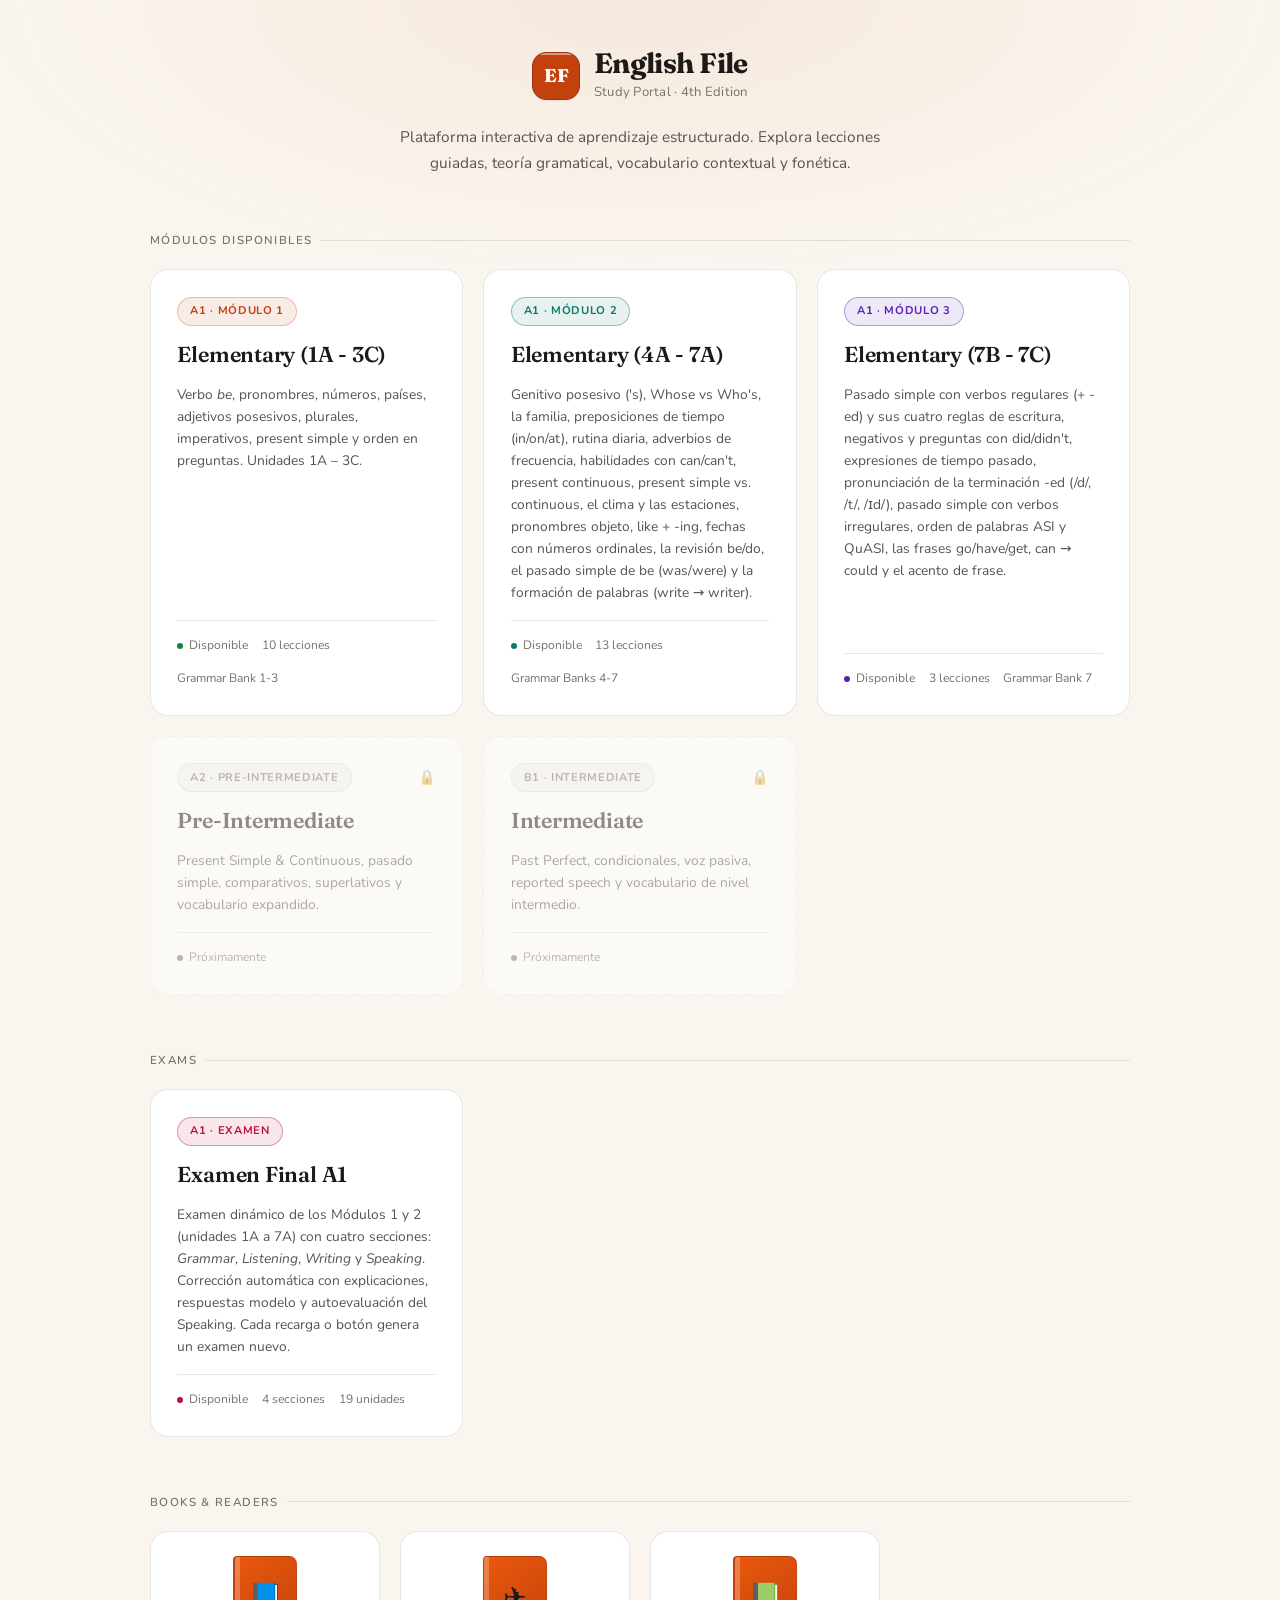
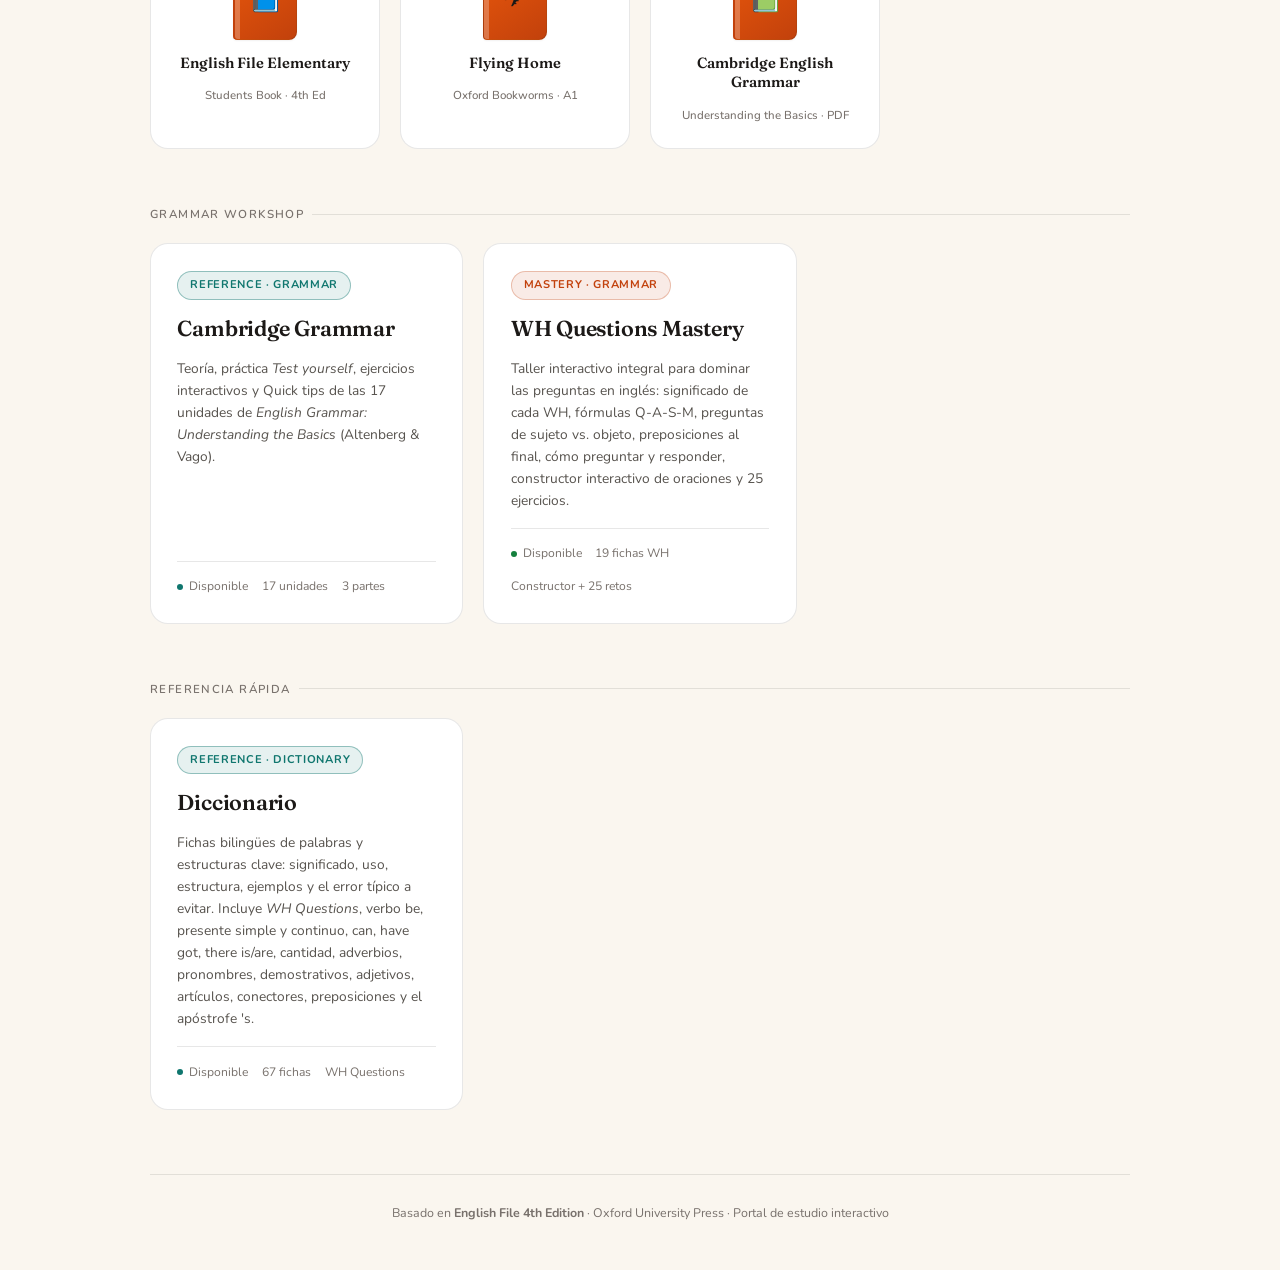
<file: index.html>
<!DOCTYPE html>
<html lang="es">
<head>
  <meta charset="UTF-8">
  <meta name="viewport" content="width=device-width, initial-scale=1.0">
  <meta name="description" content="Portal de estudio interactivo English File Elementary. Selecciona tu nivel para comenzar.">
  <title>English File — Portal de Estudio</title>
  <meta property="og:title" content="English File — Portal de Estudio">
  <meta property="og:description" content="Portal de estudio interactivo English File Elementary. Selecciona tu nivel para comenzar.">
  <meta property="og:type" content="website">
  <link rel="preconnect" href="https://fonts.googleapis.com">
  <link rel="preconnect" href="https://fonts.gstatic.com" crossorigin>
  <link href="https://fonts.googleapis.com/css2?family=Fraunces:opsz,wght@9..144,500;9..144,650;9..144,750&family=Nunito:wght@400;500;600;700;800&display=swap" rel="stylesheet">
  <link rel="stylesheet" href="css/shared-theme.css">
  <style>
    body {
      min-height: 100vh;
      display: flex;
      flex-direction: column;
      align-items: center;
      justify-content: center;
      padding: 3rem 1.5rem;
      position: relative;
    }

    /* Subtle minimalist top illumination (pure deep cobalt whisper) */
    body::before {
      content: '';
      position: fixed;
      inset: 0;
      background: radial-gradient(ellipse 65% 350px at 50% 0%, rgba(194, 65, 12, 0.07) 0%, transparent 80%);
      pointer-events: none;
      z-index: 0;
    }

    .wrapper {
      position: relative;
      z-index: 1;
      width: 100%;
      max-width: 980px;
      animation: fadeIn 0.4s var(--ease-snappy);
    }

    /* Header */
    .portal-header {
      text-align: center;
      margin-bottom: 3.5rem;
    }

    .logo {
      display: inline-flex;
      align-items: center;
      gap: 0.85rem;
      margin-bottom: 1.25rem;
      text-decoration: none;
      color: inherit;
    }

    .logo-badge {
      width: 48px;
      height: 48px;
      background: var(--accent-primary);
      border: 1px solid var(--accent-primary-hover);
      border-radius: var(--radius-md);
      display: grid;
      place-items: center;
      font-family: var(--font-display);
      font-size: 1.15rem;
      font-weight: 800;
      letter-spacing: -0.5px;
      color: #ffffff;
      box-shadow: var(--shadow-sm);
      position: relative;
      overflow: hidden;
    }

    .logo-badge::after {
      content: '';
      position: absolute;
      top: 0;
      left: 0;
      right: 0;
      height: 2px;
      background: rgba(255, 255, 255, 0.45);
    }

    .logo-text h1 {
      font-family: var(--font-display);
      font-size: 1.75rem;
      font-weight: 700;
      letter-spacing: -0.02em;
      line-height: 1.1;
      color: var(--text-main);
    }

    .logo-text span {
      font-size: 0.82rem;
      color: var(--text-muted);
      font-weight: 400;
      letter-spacing: 0.02em;
    }

    .portal-subtitle {
      color: var(--text-secondary);
      font-size: 0.96rem;
      max-width: 520px;
      margin: 0 auto;
      line-height: 1.65;
    }

    /* Section Label */
    .section-label {
      font-size: 0.72rem;
      font-weight: 600;
      letter-spacing: 0.12em;
      text-transform: uppercase;
      color: var(--text-muted);
      margin-bottom: 1.25rem;
      display: flex;
      align-items: center;
      gap: 0.5rem;
    }

    .section-label::after {
      content: '';
      flex: 1;
      height: 1px;
      background: var(--border-subtle);
    }

    /* Grid of module cards */
    .modules-grid {
      display: grid;
      grid-template-columns: repeat(auto-fill, minmax(280px, 1fr));
      gap: 1.25rem;
    }

    .module-card {
      background: var(--bg-surface);
      border: 1px solid var(--border-subtle);
      border-radius: var(--radius-lg);
      padding: 1.65rem;
      text-decoration: none;
      color: var(--text-main);
      display: flex;
      flex-direction: column;
      gap: 1rem;
      position: relative;
      overflow: hidden;
      transition: border-color var(--transition-base), transform var(--transition-base), box-shadow var(--transition-base), background var(--transition-base);
      cursor: pointer;
    }

    .module-card:hover {
      background: var(--bg-surface-elevated);
      transform: translateY(-3px);
      box-shadow: var(--shadow-md);
      border-color: var(--border-hover);
    }

    .module-card#card-a1:hover {
      border-color: var(--accent-primary-border);
    }

    .module-card#card-a1-mod2:hover {
      border-color: rgba(15, 118, 110, 0.45);
    }

    .module-card#card-a1-mod3:hover {
      border-color: rgba(91, 33, 182, 0.45);
    }

    .module-card#card-exams:hover {
      border-color: rgba(190, 18, 60, 0.45);
    }

    .module-card#card-wh-questions:hover {
      border-color: var(--accent-primary-border);
    }

    .module-card.locked {
      opacity: 0.48;
      cursor: not-allowed;
      border-style: dashed;
    }

    .module-card.locked:hover {
      transform: none;
      box-shadow: none;
      background: var(--bg-surface);
      border-color: var(--border-subtle);
    }

    .card-top {
      display: flex;
      align-items: center;
      justify-content: space-between;
    }

    .level-pill {
      font-size: 0.7rem;
      font-weight: 700;
      letter-spacing: 0.06em;
      text-transform: uppercase;
      padding: 0.28rem 0.75rem;
      border-radius: var(--radius-pill);
      background: var(--accent-primary-subtle);
      border: 1px solid var(--accent-primary-border);
      color: var(--accent-primary);
    }

    .level-pill.teal-pill {
      background: var(--accent-teal-subtle);
      border-color: rgba(15, 118, 110, 0.4);
      color: var(--accent-teal);
    }

    .level-pill.violet-pill {
      background: var(--accent-violet-subtle);
      border-color: rgba(91, 33, 182, 0.4);
      color: var(--accent-violet);
    }

    .level-pill.rose-pill {
      background: var(--accent-rose-subtle);
      border-color: rgba(190, 18, 60, 0.4);
      color: var(--accent-rose);
    }

    .level-pill.locked-pill {
      background: rgba(28, 25, 23, 0.05);
      border: 1px solid var(--border-subtle);
      color: var(--text-muted);
    }

    .lock-icon {
      font-size: 0.9rem;
      color: var(--text-muted);
      opacity: 0.8;
    }

    .card-title {
      font-family: var(--font-display);
      font-size: 1.35rem;
      font-weight: 600;
      letter-spacing: -0.01em;
      line-height: 1.2;
    }

    .card-desc {
      font-size: 0.86rem;
      color: var(--text-secondary);
      line-height: 1.6;
      flex: 1;
    }

    .card-meta {
      display: flex;
      flex-wrap: wrap;
      gap: 0.85rem;
      font-size: 0.76rem;
      color: var(--text-muted);
      border-top: 1px solid var(--border-subtle);
      padding-top: 0.95rem;
    }

    .meta-item {
      display: flex;
      align-items: center;
      gap: 0.38rem;
    }

    .meta-dot {
      width: 6px;
      height: 6px;
      border-radius: 50%;
      background: var(--color-success);
    }

    .meta-dot.teal-dot {
      background: var(--accent-teal);
    }

    .meta-dot.violet-dot {
      background: var(--accent-violet);
    }

    .meta-dot.rose-dot {
      background: var(--accent-rose);
    }

    .meta-dot.inactive {
      background: var(--text-muted);
    }

    /* Books section */
    .section-block {
      margin-top: 3.5rem;
    }

    .books-grid {
      display: grid;
      grid-template-columns: repeat(auto-fill, minmax(220px, 1fr));
      gap: 1.25rem;
    }

    .book-card {
      background: var(--bg-surface);
      border: 1px solid var(--border-subtle);
      border-radius: var(--radius-lg);
      padding: 1.5rem 1.25rem;
      display: flex;
      flex-direction: column;
      align-items: center;
      gap: 0.85rem;
      cursor: pointer;
      text-align: center;
      transition: transform var(--transition-base), border-color var(--transition-base), box-shadow var(--transition-base), background var(--transition-base);
      position: relative;
    }

    .book-card:hover {
      background: var(--bg-surface-elevated);
      transform: translateY(-3px);
      box-shadow: var(--shadow-md);
      border-color: var(--border-hover);
    }

    .book-cover {
      width: 64px;
      height: 84px;
      background: linear-gradient(145deg, #ea580c, #c2410c);
      border: 1px solid var(--border-medium);
      border-radius: 4px 8px 8px 4px;
      display: flex;
      align-items: center;
      justify-content: center;
      font-size: 1.75rem;
      box-shadow: var(--shadow-sm);
      position: relative;
      flex-shrink: 0;
    }

    .book-cover::after {
      content: '';
      position: absolute;
      left: 0;
      top: 0;
      bottom: 0;
      width: 5px;
      background: rgba(255, 255, 255, 0.25);
      border-radius: 3px 0 0 3px;
    }

    .book-cover.accent-cover {
      border-left: 2px solid var(--accent-primary);
    }

    .book-name {
      font-family: var(--font-display);
      font-size: 0.92rem;
      font-weight: 600;
      line-height: 1.3;
      color: var(--text-main);
    }

    .book-tag {
      font-size: 0.72rem;
      color: var(--text-muted);
      font-weight: 500;
    }

    /* PDF Modal */
    .pdf-modal-overlay {
      display: none;
      position: fixed;
      inset: 0;
      background: rgba(28, 25, 23, 0.55);
      z-index: 1000;
      align-items: center;
      justify-content: center;
      padding: 1.5rem;
      backdrop-filter: blur(8px);
    }

    .pdf-modal-overlay.open {
      display: flex;
    }

    .pdf-modal {
      background: var(--bg-surface);
      border: 1px solid var(--border-medium);
      border-radius: var(--radius-lg);
      width: 100%;
      max-width: 980px;
      height: 90vh;
      display: flex;
      flex-direction: column;
      overflow: hidden;
      box-shadow: var(--shadow-lg);
      animation: modalIn 0.22s var(--ease-snappy);
    }

    @keyframes modalIn {
      from { opacity: 0; transform: scale(0.98) translateY(8px); }
      to   { opacity: 1; transform: scale(1) translateY(0); }
    }

    .modal-header {
      display: flex;
      align-items: center;
      justify-content: space-between;
      padding: 1rem 1.5rem;
      background: var(--bg-surface-elevated);
      border-bottom: 1px solid var(--border-subtle);
      flex-shrink: 0;
    }

    .modal-title {
      font-family: var(--font-display);
      font-size: 1rem;
      font-weight: 600;
      display: flex;
      align-items: center;
      gap: 0.6rem;
      color: var(--text-main);
    }

    .modal-title span {
      font-size: 1.15rem;
    }

    .modal-actions {
      display: flex;
      gap: 0.5rem;
    }

    .modal-btn {
      background: var(--bg-surface);
      border: 1px solid var(--border-subtle);
      border-radius: var(--radius-sm);
      color: var(--text-main);
      padding: 0.45rem 0.95rem;
      font-size: 0.8rem;
      font-family: var(--font-body);
      font-weight: 500;
      cursor: pointer;
      text-decoration: none;
      display: inline-flex;
      align-items: center;
      gap: 0.4rem;
      transition: background var(--transition-fast), border-color var(--transition-fast), color var(--transition-fast);
    }

    .modal-btn:hover {
      background: var(--bg-surface-hover);
      border-color: var(--border-hover);
    }

    .modal-btn.close-btn {
      background: var(--color-error-subtle);
      border-color: var(--color-error-border);
      color: var(--color-error);
    }

    .modal-btn.close-btn:hover {
      background: rgba(185, 28, 28, 0.18);
    }

    .pdf-frame {
      flex: 1;
      width: 100%;
      border: none;
      background: #0d1017;
    }

    /* Footer */
    .portal-footer {
      text-align: center;
      margin-top: 4rem;
      font-size: 0.78rem;
      color: var(--text-muted);
      border-top: 1px solid var(--border-subtle);
      padding-top: 1.75rem;
      line-height: 1.6;
    }

    @media (max-width: 640px) {
      body { padding: 2rem 1rem; }
      .portal-header { margin-bottom: 2.5rem; }
      .modules-grid { grid-template-columns: 1fr; }
      .logo-text h1 { font-size: 1.4rem; }
      .books-grid { grid-template-columns: 1fr 1fr; }
      .pdf-modal-overlay { padding: 0.5rem; }
      .pdf-modal { height: 95vh; }
      .modal-header { padding: 0.75rem 1rem; }
      .modal-btn { padding: 0.35rem 0.65rem; font-size: 0.75rem; }
    }
  </style>
</head>
<body>

  <div class="wrapper">

    <header class="portal-header">
      <div class="logo">
        <div class="logo-badge">EF</div>
        <div class="logo-text">
          <h1>English File</h1>
          <span>Study Portal · 4th Edition</span>
        </div>
      </div>
      <p class="portal-subtitle">Plataforma interactiva de aprendizaje estructurado. Explora lecciones guiadas, teoría gramatical, vocabulario contextual y fonética.</p>
    </header>

    <p class="section-label">Módulos disponibles</p>

    <div class="modules-grid">

      <!-- A1 — AVAILABLE -->
      <a href="A1/index.html" class="module-card" id="card-a1">
        <div class="card-top">
          <span class="level-pill">A1 · Módulo 1</span>
        </div>
        <div class="card-title">Elementary (1A - 3C)</div>
        <p class="card-desc">Verbo <em>be</em>, pronombres, números, países, adjetivos posesivos, plurales, imperativos, present simple y orden en preguntas. Unidades 1A – 3C.</p>
        <div class="card-meta">
          <span class="meta-item"><span class="meta-dot"></span> Disponible</span>
          <span class="meta-item">10 lecciones</span>
          <span class="meta-item">Grammar Bank 1-3</span>
        </div>
      </a>

      <!-- A1 MODULO 2 — AVAILABLE -->
      <a href="A1/modulo2/index.html" class="module-card" id="card-a1-mod2">
        <div class="card-top">
          <span class="level-pill teal-pill">A1 · Módulo 2</span>
        </div>
        <div class="card-title">Elementary (4A - 7A)</div>
        <p class="card-desc">Genitivo posesivo ('s), Whose vs Who's, la familia, preposiciones de tiempo (in/on/at), rutina diaria, adverbios de frecuencia, habilidades con can/can't, present continuous, present simple vs. continuous, el clima y las estaciones, pronombres objeto, like + -ing, fechas con números ordinales, la revisión be/do, el pasado simple de be (was/were) y la formación de palabras (write → writer).</p>
        <div class="card-meta">
          <span class="meta-item"><span class="meta-dot teal-dot"></span> Disponible</span>
          <span class="meta-item">13 lecciones</span>
          <span class="meta-item">Grammar Banks 4-7</span>
        </div>
      </a>

      <!-- A1 MODULO 3 — AVAILABLE -->
      <a href="A1/modulo3/index.html" class="module-card" id="card-a1-mod3">
        <div class="card-top">
          <span class="level-pill violet-pill">A1 · Módulo 3</span>
        </div>
        <div class="card-title">Elementary (7B - 7C)</div>
        <p class="card-desc">Pasado simple con verbos regulares (+ -ed) y sus cuatro reglas de escritura, negativos y preguntas con did/didn't, expresiones de tiempo pasado, pronunciación de la terminación -ed (/d/, /t/, /ɪd/), pasado simple con verbos irregulares, orden de palabras ASI y QuASI, las frases go/have/get, can → could y el acento de frase.</p>
        <div class="card-meta">
          <span class="meta-item"><span class="meta-dot violet-dot"></span> Disponible</span>
          <span class="meta-item">3 lecciones</span>
          <span class="meta-item">Grammar Bank 7</span>
        </div>
      </a>

      <!-- A2 — COMING SOON -->
      <div class="module-card locked" id="card-a2">
        <div class="card-top">
          <span class="level-pill locked-pill">A2 · Pre-Intermediate</span>
          <span class="lock-icon" aria-label="Bloqueado">🔒</span>
        </div>
        <div class="card-title">Pre-Intermediate</div>
        <p class="card-desc">Present Simple & Continuous, pasado simple, comparativos, superlativos y vocabulario expandido.</p>
        <div class="card-meta">
          <span class="meta-item"><span class="meta-dot inactive"></span> Próximamente</span>
        </div>
      </div>

      <!-- B1 — COMING SOON -->
      <div class="module-card locked" id="card-b1">
        <div class="card-top">
          <span class="level-pill locked-pill">B1 · Intermediate</span>
          <span class="lock-icon" aria-label="Bloqueado">🔒</span>
        </div>
        <div class="card-title">Intermediate</div>
        <p class="card-desc">Past Perfect, condicionales, voz pasiva, reported speech y vocabulario de nivel intermedio.</p>
        <div class="card-meta">
          <span class="meta-item"><span class="meta-dot inactive"></span> Próximamente</span>
        </div>
      </div>

    </div>

    <!-- ===== EXAMS SECTION ===== -->
    <div class="section-block">
      <p class="section-label">Exams</p>
      <div class="modules-grid">
        <a href="A1/exams/index.html" class="module-card" id="card-exams">
          <div class="card-top">
            <span class="level-pill rose-pill">A1 · Examen</span>
          </div>
          <div class="card-title">Examen Final A1</div>
          <p class="card-desc">Examen dinámico de los Módulos 1 y 2 (unidades 1A a 7A) con cuatro secciones: <em>Grammar</em>, <em>Listening</em>, <em>Writing</em> y <em>Speaking</em>. Corrección automática con explicaciones, respuestas modelo y autoevaluación del Speaking. Cada recarga o botón genera un examen nuevo.</p>
          <div class="card-meta">
            <span class="meta-item"><span class="meta-dot rose-dot"></span> Disponible</span>
            <span class="meta-item">4 secciones</span>
            <span class="meta-item">19 unidades</span>
          </div>
        </a>
      </div>
    </div>

    <!-- ===== BOOKS SECTION ===== -->
    <div class="section-block">
      <p class="section-label">Books &amp; Readers</p>
      <div class="books-grid">

        <!-- English File Elementary Students Book -->
        <div class="book-card" id="book-ef-elementary" onclick="openBook('book/English File Elementary Students Book.pdf', 'English File Elementary')">
          <div class="book-cover accent-cover">📘</div>
          <div class="book-name">English File Elementary</div>
          <div class="book-tag">Students Book · 4th Ed</div>
        </div>

        <!-- Flying Home -->
        <div class="book-card" id="book-flying-home" onclick="openBook('book/Flying_Home.pdf', 'Flying Home')">
          <div class="book-cover">✈️</div>
          <div class="book-name">Flying Home</div>
          <div class="book-tag">Oxford Bookworms · A1</div>
        </div>

        <!-- Cambridge English Grammar -->
        <div class="book-card" id="book-cambridge-grammar" onclick="openBook('book/Cambridge_English_Grammar.pdf', 'Cambridge English Grammar')">
          <div class="book-cover accent-cover">📗</div>
          <div class="book-name">Cambridge English Grammar</div>
          <div class="book-tag">Understanding the Basics · PDF</div>
        </div>

      </div>
    </div>

    <!-- ===== CAMBRIDGE GRAMMAR MODULE ===== -->
    <div class="section-block">
      <p class="section-label">Grammar Workshop</p>
      <div class="modules-grid">
        <a href="Cambridge_Grammar/index.html" class="module-card" id="card-cambridge-grammar">
          <div class="card-top">
            <span class="level-pill teal-pill">Reference · Grammar</span>
          </div>
          <div class="card-title">Cambridge Grammar</div>
          <p class="card-desc">Teoría, práctica <em>Test yourself</em>, ejercicios interactivos y Quick tips de las 17 unidades de <em>English Grammar: Understanding the Basics</em> (Altenberg &amp; Vago).</p>
          <div class="card-meta">
            <span class="meta-item"><span class="meta-dot teal-dot"></span> Disponible</span>
            <span class="meta-item">17 unidades</span>
            <span class="meta-item">3 partes</span>
          </div>
        </a>
        <!-- WH QUESTIONS MODULE -->
        <a href="wh-questions/index.html" class="module-card" id="card-wh-questions">
          <div class="card-top">
            <span class="level-pill">Mastery · Grammar</span>
          </div>
          <div class="card-title">WH Questions Mastery</div>
          <p class="card-desc">Taller interactivo integral para dominar las preguntas en inglés: significado de cada WH, fórmulas Q-A-S-M, preguntas de sujeto vs. objeto, preposiciones al final, cómo preguntar y responder, constructor interactivo de oraciones y 25 ejercicios.</p>
          <div class="card-meta">
            <span class="meta-item"><span class="meta-dot"></span> Disponible</span>
            <span class="meta-item">19 fichas WH</span>
            <span class="meta-item">Constructor + 25 retos</span>
          </div>
        </a>
      </div>
    </div>

    <!-- ===== QUICK REFERENCE ===== -->
    <div class="section-block">
      <p class="section-label">Referencia rápida</p>
      <div class="modules-grid">
        <a href="Diccionario/index.html" class="module-card" id="card-diccionario">
          <div class="card-top">
            <span class="level-pill teal-pill">Reference · Dictionary</span>
          </div>
          <div class="card-title">Diccionario</div>
          <p class="card-desc">Fichas bilingües de palabras y estructuras clave: significado, uso, estructura, ejemplos y el error típico a evitar. Incluye <em>WH Questions</em>, verbo be, presente simple y continuo, can, have got, there is/are, cantidad, adverbios, pronombres, demostrativos, adjetivos, artículos, conectores, preposiciones y el apóstrofe 's.</p>
          <div class="card-meta">
            <span class="meta-item"><span class="meta-dot teal-dot"></span> Disponible</span>
            <span class="meta-item">67 fichas</span>
            <span class="meta-item">WH Questions</span>
          </div>
        </a>
      </div>
    </div>

    <!-- PDF Modal -->
    <div class="pdf-modal-overlay" id="pdf-modal" onclick="handleOverlayClick(event)" role="dialog" aria-modal="true" aria-labelledby="pdf-modal-title">
      <div class="pdf-modal">
        <div class="modal-header">
          <div class="modal-title">
            <span>📖</span>
            <span id="pdf-modal-title">Flying Home</span>
          </div>
          <div class="modal-actions">
            <a id="pdf-download-link" href="book/Flying_Home.pdf" download class="modal-btn">⬇ Descargar PDF</a>
            <a id="pdf-open-link" href="book/Flying_Home.pdf" target="_blank" class="modal-btn">↗ Pestaña nueva</a>
            <button class="modal-btn close-btn" onclick="closeBook()">✕ Cerrar</button>
          </div>
        </div>
        <iframe id="pdf-frame" class="pdf-frame" src="" title="Visor de PDF"></iframe>
      </div>
    </div>

    <footer class="portal-footer">
      <p>Basado en <strong>English File 4th Edition</strong> · Oxford University Press · Portal de estudio interactivo</p>
    </footer>

  </div>

  <script>
    function openBook(pdfPath, title) {
      document.getElementById('pdf-frame').src = pdfPath;
      document.getElementById('pdf-modal-title').textContent = title;
      document.getElementById('pdf-download-link').href = pdfPath;
      document.getElementById('pdf-download-link').download = title.replace(/\s+/g, '_') + '.pdf';
      document.getElementById('pdf-open-link').href = pdfPath;
      document.getElementById('pdf-modal').classList.add('open');
      document.body.style.overflow = 'hidden';
    }

    function closeBook() {
      document.getElementById('pdf-modal').classList.remove('open');
      document.getElementById('pdf-frame').src = '';
      document.body.style.overflow = '';
    }

    function handleOverlayClick(e) {
      if (e.target === document.getElementById('pdf-modal')) closeBook();
    }

    document.addEventListener('keydown', (e) => {
      if (e.key === 'Escape') {
        const modal = document.getElementById('pdf-modal');
        if (modal && modal.classList.contains('open')) closeBook();
      }
    });
  </script>
</body>
</html>
</file>
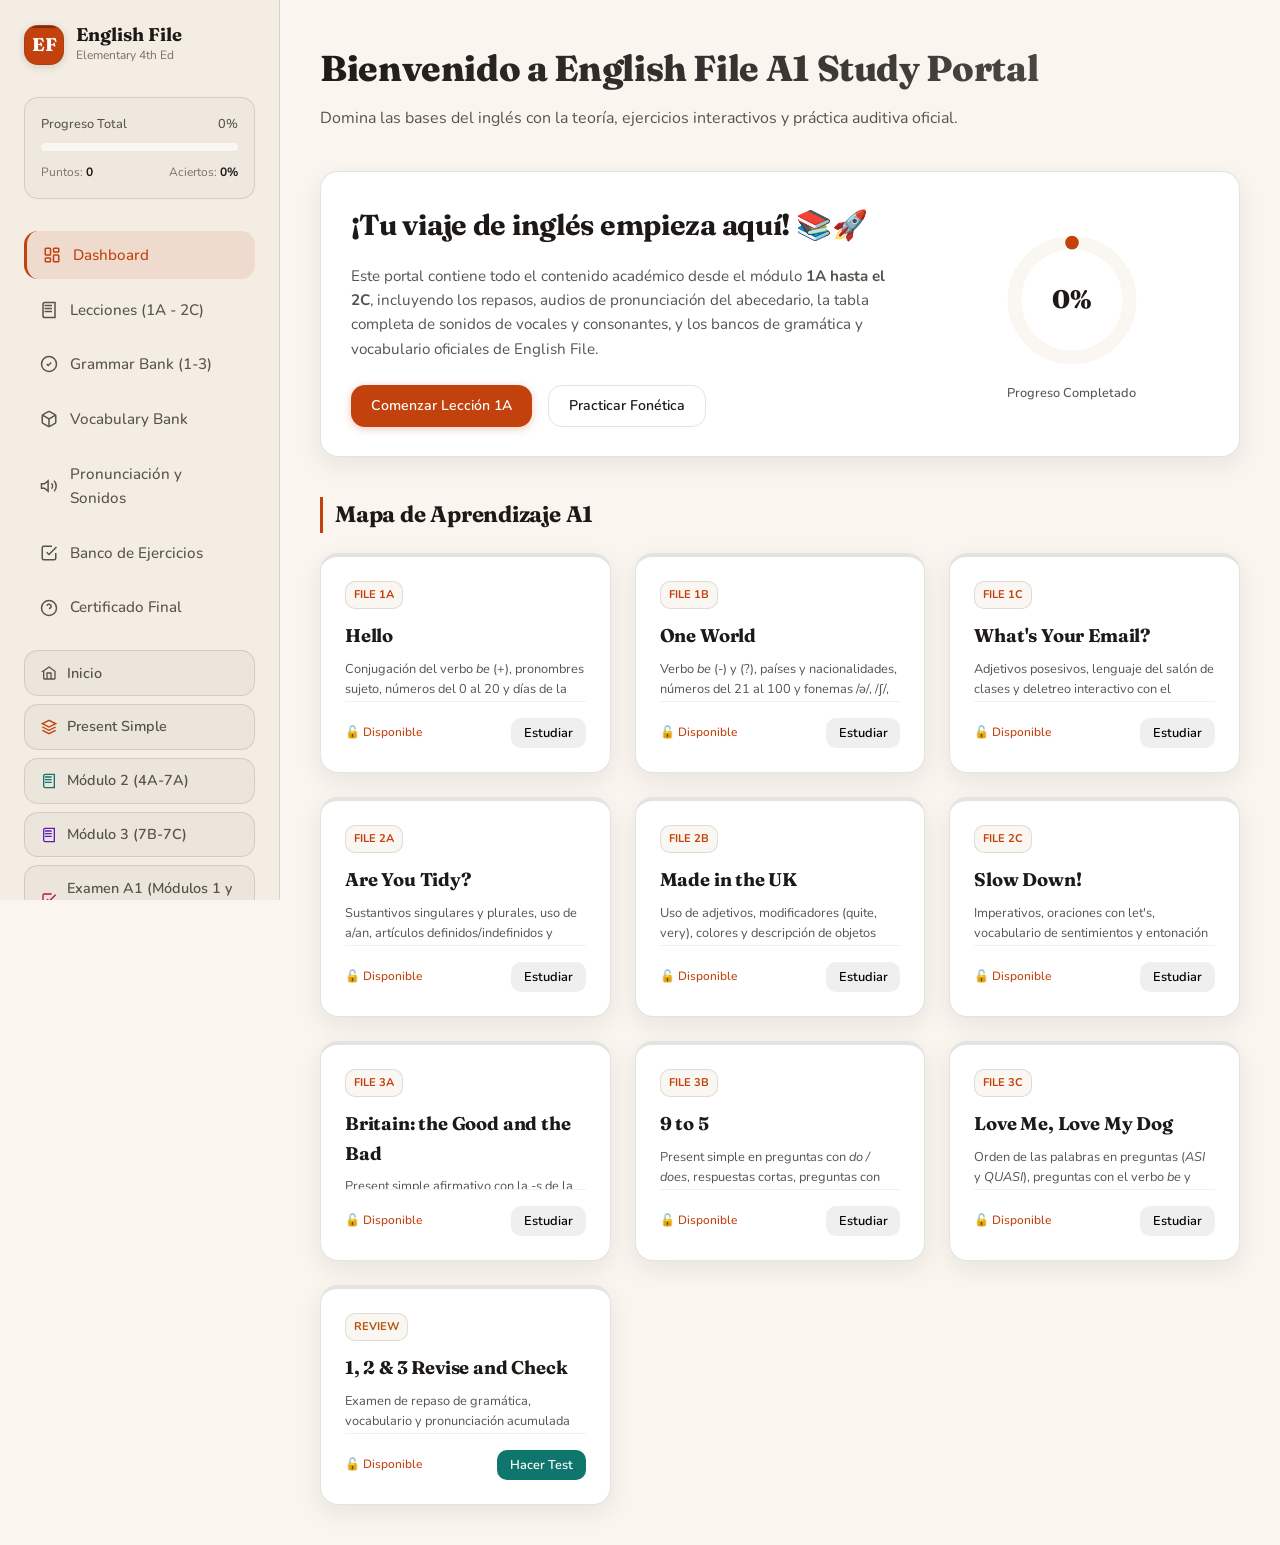
<file: A1/index.html>
<!DOCTYPE html>
<html lang="es">
<head>
  <meta charset="UTF-8">
  <meta name="viewport" content="width=device-width, initial-scale=1.0">
  <meta name="description" content="Portal interactivo de estudio para English File Elementary A1 (unidades 1A-3C). Incluye teoría, vocabulario, audios interactivos y Grammar Banks 1, 2 y 3.">
  <title>English File Elementary Study Portal - Units 1A to 3C</title>
  <meta property="og:title" content="English File Elementary Study Portal - Units 1A to 3C">
  <meta property="og:description" content="Portal interactivo de estudio para English File Elementary A1 (unidades 1A-3C). Incluye teoría, vocabulario, audios interactivos y Grammar Banks 1, 2 y 3.">
  <meta property="og:type" content="website">
  <link rel="stylesheet" href="../css/shared-theme.css">
  <link rel="stylesheet" href="style.css">
  <link rel="preconnect" href="https://fonts.googleapis.com">
  <link rel="preconnect" href="https://fonts.gstatic.com" crossorigin>
  <link href="https://fonts.googleapis.com/css2?family=Fraunces:opsz,wght@9..144,500;9..144,650;9..144,750&family=Nunito:wght@400;500;600;700;800&display=swap" rel="stylesheet">
</head>
<body>

  <!-- Navigation Sidebar -->
  <aside class="sidebar">
    <div class="logo-container">
      <div class="logo-icon">EF</div>
      <div class="logo-text">
        <span class="logo-title">English File</span>
        <span class="logo-subtitle">Elementary 4th Ed</span>
      </div>
    </div>

    <!-- Quick Stats in Sidebar -->
    <div class="sidebar-stats">
      <div class="stat-header">
        <span>Progreso Total</span>
        <span id="overall-progress-text">0%</span>
      </div>
      <div class="progress-bar-container">
        <div class="progress-bar-fill" id="overall-progress-fill" style="width: 0%;"></div>
      </div>
      <div class="stat-score">
        <span>Puntos: <strong id="score-counter">0</strong></span>
        <span>Aciertos: <strong id="accuracy-counter">0%</strong></span>
      </div>
    </div>
    
    <nav class="nav-links">
      <ul>
        <li class="nav-item active" data-target="dashboard-page" id="nav-dashboard">
          <svg class="nav-icon" viewBox="0 0 24 24" fill="none" stroke="currentColor" stroke-width="2"><rect x="3" y="3" width="7" height="9" rx="1"/><rect x="14" y="3" width="7" height="5" rx="1"/><rect x="14" y="12" width="7" height="9" rx="1"/><rect x="3" y="16" width="7" height="5" rx="1"/></svg>
          <span>Dashboard</span>
        </li>
        <li class="nav-item" data-target="lessons-page" id="nav-lessons">
          <svg class="nav-icon" viewBox="0 0 24 24" fill="none" stroke="currentColor" stroke-width="2"><path d="M4 19.5v-15A2.5 2.5 0 0 1 6.5 2H20v20H6.5a2.5 2.5 0 0 1-2.5-2.5Z"/><path d="M6 6h10M6 10h10M6 14h10"/></svg>
          <span>Lecciones (1A - 2C)</span>
        </li>
        <li class="nav-item" data-target="grammar-page" id="nav-grammar">
          <svg class="nav-icon" viewBox="0 0 24 24" fill="none" stroke="currentColor" stroke-width="2"><path d="M12 22c5.523 0 10-4.477 10-10S17.523 2 12 2 2 6.477 2 12s4.477 10 10 10Z"/><path d="m9 12 2 2 4-4"/></svg>
          <span>Grammar Bank (1-3)</span>
        </li>
        <li class="nav-item" data-target="vocabulary-page" id="nav-vocabulary">
          <svg class="nav-icon" viewBox="0 0 24 24" fill="none" stroke="currentColor" stroke-width="2"><path d="M21 16V8a2 2 0 0 0-1-1.73l-7-4a2 2 0 0 0-2 0l-7 4A2 2 0 0 0 3 8v8a2 2 0 0 0 1 1.73l7 4a2 2 0 0 0 2 0l7-4A2 2 0 0 0 21 16z"/><polyline points="3.27 6.96 12 12.01 20.73 6.96"/><line x1="12" y1="22.08" x2="12" y2="12"/></svg>
          <span>Vocabulary Bank</span>
        </li>
        <li class="nav-item" data-target="pronunciation-page" id="nav-pronunciation">
          <svg class="nav-icon" viewBox="0 0 24 24" fill="none" stroke="currentColor" stroke-width="2"><polygon points="11 5 6 9 2 9 2 15 6 15 11 19 11 5"/><path d="M19.07 4.93a10 10 0 0 1 0 14.14M15.54 8.46a5 5 0 0 1 0 7.07"/></svg>
          <span>Pronunciación y Sonidos</span>
        </li>
        <li class="nav-item" data-target="exercises-page" id="nav-exercises">
          <svg class="nav-icon" viewBox="0 0 24 24" fill="none" stroke="currentColor" stroke-width="2"><path d="M9 11l3 3L22 4"/><path d="M21 12v7a2 2 0 0 1-2 2H5a2 2 0 0 1-2-2V5a2 2 0 0 1 2-2h11"/></svg>
          <span>Banco de Ejercicios</span>
        </li>
        <li class="nav-item" data-target="certificate-page" id="nav-certificate">
          <svg class="nav-icon" viewBox="0 0 24 24" fill="none" stroke="currentColor" stroke-width="2"><circle cx="12" cy="12" r="10"/><path d="M9.09 9a3 3 0 0 1 5.83 1c0 2-3 3-3 3"/><line x1="12" y1="17" x2="12.01" y2="17"/></svg>
          <span>Certificado Final</span>
        </li>
      </ul>
    </nav>
    
    <!-- Inicio button & Present Simple Redirect -->
    <div class="sidebar-home" style="display: flex; flex-direction: column; gap: 0.5rem;">
      <a href="../index.html" class="btn-home">
        <svg viewBox="0 0 24 24" fill="none" stroke="currentColor" stroke-width="2" style="width:16px;height:16px;flex-shrink:0;"><path d="M3 9.5L12 3l9 6.5V20a1 1 0 0 1-1 1H5a1 1 0 0 1-1-1V9.5z"/><polyline points="9 21 9 12 15 12 15 21"/></svg>
        <span>Inicio</span>
      </a>
      <a href="present-simple/index.html" class="btn-home">
        <svg viewBox="0 0 24 24" fill="none" stroke="currentColor" stroke-width="2" style="width:16px;height:16px;flex-shrink:0; color: var(--color-primary);"><path d="M12 2L2 7l10 5 10-5-10-5zM2 17l10 5 10-5M2 12l10 5 10-5"/></svg>
        <span>Present Simple</span>
      </a>
      <a href="modulo2/index.html" class="btn-home">
        <svg viewBox="0 0 24 24" fill="none" stroke="currentColor" stroke-width="2" style="width:16px;height:16px;flex-shrink:0; color: #0f766e;"><path d="M4 19.5v-15A2.5 2.5 0 0 1 6.5 2H20v20H6.5a2.5 2.5 0 0 1-2.5-2.5Z"/><path d="M6 6h10M6 10h10M6 14h10"/></svg>
        <span>Módulo 2 (4A-7A)</span>
      </a>
      <a href="modulo3/index.html" class="btn-home">
        <svg viewBox="0 0 24 24" fill="none" stroke="currentColor" stroke-width="2" style="width:16px;height:16px;flex-shrink:0; color: #5b21b6;"><path d="M4 19.5v-15A2.5 2.5 0 0 1 6.5 2H20v20H6.5a2.5 2.5 0 0 1-2.5-2.5Z"/><path d="M6 6h10M6 10h10M6 14h10"/></svg>
        <span>Módulo 3 (7B-7C)</span>
      </a>
      <a href="exams/index.html" class="btn-home">
        <svg viewBox="0 0 24 24" fill="none" stroke="currentColor" stroke-width="2" style="width:16px;height:16px;flex-shrink:0; color: #be123c;"><path d="M9 11l3 3L22 4"/><path d="M21 12v7a2 2 0 0 1-2 2H5a2 2 0 0 1-2-2V5a2 2 0 0 1 2-2h11"/></svg>
        <span>Examen A1 (Módulos 1 y 2)</span>
      </a>
    </div>

    <!-- Accent control settings -->
    <div class="sidebar-settings">
      <div class="settings-title">Ajustes de Audio</div>
      <div class="setting-row">
        <span>Acento de Voz:</span>
        <select id="voice-accent-selector" class="custom-select">
          <option value="en-GB" selected>British (UK)</option>
          <option value="en-US">American (US)</option>
        </select>
      </div>
      <div class="setting-row">
        <span>Velocidad:</span>
        <input type="range" id="voice-speed-slider" min="0.5" max="1.2" step="0.1" value="0.9">
      </div>
    </div>
  </aside>

  <!-- Main Content Viewports -->
  <main class="main-content">

    <!-- 1. DASHBOARD PAGE -->
    <section id="dashboard-page" class="page-section active">
      <header class="section-header">
        <h1 class="page-title">Bienvenido a English File A1 Study Portal</h1>
        <p class="page-subtitle">Domina las bases del inglés con la teoría, ejercicios interactivos y práctica auditiva oficial.</p>
      </header>

      <div class="card intro-card">
        <div class="intro-grid">
          <div class="intro-text">
            <h2>¡Tu viaje de inglés empieza aquí! 📚🚀</h2>
            <p>Este portal contiene todo el contenido académico desde el módulo <strong>1A hasta el 2C</strong>, incluyendo los repasos, audios de pronunciación del abecedario, la tabla completa de sonidos de vocales y consonantes, y los bancos de gramática y vocabulario oficiales de English File.</p>
            <div class="intro-buttons">
              <button class="btn btn-primary" onclick="app.loadLesson('1A')">Comenzar Lección 1A</button>
              <button class="btn btn-outline" onclick="app.navigateTo('pronunciation-page')">Practicar Fonética</button>
            </div>
          </div>
          <div class="intro-visual">
            <!-- Dynamic stats circle -->
            <div class="progress-circle-widget">
              <svg viewBox="0 0 36 36" class="circular-chart">
                <path class="circle-bg" d="M18 2.0845 a 15.9155 15.9155 0 0 1 0 31.831 a 15.9155 15.9155 0 0 1 0 -31.831"/>
                <path class="circle" id="circle-progress" stroke-dasharray="0, 100" d="M18 2.0845 a 15.9155 15.9155 0 0 1 0 31.831 a 15.9155 15.9155 0 0 1 0 -31.831"/>
                <text x="18" y="20.35" class="percentage" id="dashboard-percentage">0%</text>
              </svg>
              <span class="circle-label">Progreso Completado</span>
            </div>
          </div>
        </div>
      </div>

      <!-- Syllabus Units Roadmap -->
      <h2 class="sub-section-title">Mapa de Aprendizaje A1</h2>
      <div class="roadmap-grid">
        <div class="card roadmap-card" data-lesson="1A">
          <div class="card-tag">File 1A</div>
          <h3>Hello</h3>
          <p>Conjugación del verbo <em>be</em> (+), pronombres sujeto, números del 0 al 20 y días de la semana.</p>
          <div class="roadmap-footer">
            <span class="status-indicator icon-locked">Bloqueado</span>
            <button class="btn btn-sm" onclick="app.loadLesson('1A')">Estudiar</button>
          </div>
        </div>

        <div class="card roadmap-card" data-lesson="1B">
          <div class="card-tag">File 1B</div>
          <h3>One World</h3>
          <p>Verbo <em>be</em> (-) y (?), países y nacionalidades, números del 21 al 100 y fonemas /ə/, /ʃ/, /tʃ/, /dʒ/.</p>
          <div class="roadmap-footer">
            <span class="status-indicator icon-locked">Bloqueado</span>
            <button class="btn btn-sm" onclick="app.loadLesson('1B')">Estudiar</button>
          </div>
        </div>

        <div class="card roadmap-card" data-lesson="1C">
          <div class="card-tag">File 1C</div>
          <h3>What's Your Email?</h3>
          <p>Adjetivos posesivos, lenguaje del salón de clases y deletreo interactivo con el abecedario.</p>
          <div class="roadmap-footer">
            <span class="status-indicator icon-locked">Bloqueado</span>
            <button class="btn btn-sm" onclick="app.loadLesson('1C')">Estudiar</button>
          </div>
        </div>

        <div class="card roadmap-card" data-lesson="2A">
          <div class="card-tag">File 2A</div>
          <h3>Are You Tidy?</h3>
          <p>Sustantivos singulares y plurales, uso de a/an, artículos definidos/indefinidos y cosas comunes.</p>
          <div class="roadmap-footer">
            <span class="status-indicator icon-locked">Bloqueado</span>
            <button class="btn btn-sm" onclick="app.loadLesson('2A')">Estudiar</button>
          </div>
        </div>

        <div class="card roadmap-card" data-lesson="2B">
          <div class="card-tag">File 2B</div>
          <h3>Made in the UK</h3>
          <p>Uso de adjetivos, modificadores (quite, very), colores y descripción de objetos comunes.</p>
          <div class="roadmap-footer">
            <span class="status-indicator icon-locked">Bloqueado</span>
            <button class="btn btn-sm" onclick="app.loadLesson('2B')">Estudiar</button>
          </div>
        </div>

        <div class="card roadmap-card" data-lesson="2C">
          <div class="card-tag">File 2C</div>
          <h3>Slow Down!</h3>
          <p>Imperativos, oraciones con let's, vocabulario de sentimientos y entonación de oraciones.</p>
          <div class="roadmap-footer">
            <span class="status-indicator icon-locked">Bloqueado</span>
            <button class="btn btn-sm" onclick="app.loadLesson('2C')">Estudiar</button>
          </div>
        </div>

        <div class="card roadmap-card" data-lesson="3A">
          <div class="card-tag">File 3A</div>
          <h3>Britain: the Good and the Bad</h3>
          <p>Present simple afirmativo con la <em>-s</em> de la tercera persona y negativo con <em>don't / doesn't</em> más verbo base.</p>
          <div class="roadmap-footer">
            <span class="status-indicator icon-locked">Bloqueado</span>
            <button class="btn btn-sm" onclick="app.loadLesson('3A')">Estudiar</button>
          </div>
        </div>

        <div class="card roadmap-card" data-lesson="3B">
          <div class="card-tag">File 3B</div>
          <h3>9 to 5</h3>
          <p>Present simple en preguntas con <em>do / does</em>, respuestas cortas, preguntas con <em>question words</em>, profesiones y la hora.</p>
          <div class="roadmap-footer">
            <span class="status-indicator icon-locked">Bloqueado</span>
            <button class="btn btn-sm" onclick="app.loadLesson('3B')">Estudiar</button>
          </div>
        </div>

        <div class="card roadmap-card" data-lesson="3C">
          <div class="card-tag">File 3C</div>
          <h3>Love Me, Love My Dog</h3>
          <p>Orden de las palabras en preguntas (<em>ASI</em> y <em>QUASI</em>), preguntas con el verbo <em>be</em> y palabras interrogativas.</p>
          <div class="roadmap-footer">
            <span class="status-indicator icon-locked">Bloqueado</span>
            <button class="btn btn-sm" onclick="app.loadLesson('3C')">Estudiar</button>
          </div>
        </div>

        <div class="card roadmap-card" data-lesson="RC12">
          <div class="card-tag highlight-tag">Review</div>
          <h3>1, 2 &amp; 3 Revise and Check</h3>
          <p>Examen de repaso de gramática, vocabulario y pronunciación acumulada de los archivos 1, 2 y 3.</p>
          <div class="roadmap-footer">
            <span class="status-indicator icon-locked">Bloqueado</span>
            <button class="btn btn-sm btn-accent" onclick="app.loadLesson('RC12')">Hacer Test</button>
          </div>
        </div>
      </div>
    </section>

    <!-- 2. LESSONS VIEW -->
    <section id="lessons-page" class="page-section">
      <header class="lesson-view-header">
        <div class="back-nav" onclick="app.navigateTo('dashboard-page')">
          <svg class="back-icon" viewBox="0 0 24 24" fill="none" stroke="currentColor" stroke-width="2"><line x1="19" y1="12" x2="5" y2="12"/><polyline points="12 19 5 12 12 5"/></svg>
          <span>Volver al Dashboard</span>
        </div>
        <h2 class="page-title" id="active-lesson-title">Cargando Lección...</h2>
      </header>

      <!-- Sub-tabs within lessons (Teoría / Ejercicios / Práctica de Vocab) -->
      <div class="tab-navigation">
        <button class="tab-btn active" data-tab="lesson-theory" onclick="app.switchLessonTab('lesson-theory')">Teoría y Explicaciones</button>
        <button class="tab-btn" data-tab="lesson-vocab" onclick="app.switchLessonTab('lesson-vocab')">Vocabulario y Audios</button>
        <button class="tab-btn" data-tab="lesson-exercises" onclick="app.switchLessonTab('lesson-exercises')">Ejercicios de la Lección</button>
      </div>

      <!-- Tab Content Area -->
      <div class="tab-content" id="lesson-theory">
        <!-- Injected dynamically by app.js -->
      </div>
      
      <div class="tab-content" id="lesson-vocab" style="display:none;">
        <!-- Injected dynamically by app.js -->
      </div>

      <div class="tab-content" id="lesson-exercises" style="display:none;">
        <div class="card">
          <div class="quiz-info-container">
            <span class="quiz-progress-indicator" id="lesson-quiz-indicator">Pregunta 1 de 5</span>
            <span class="score-badge" id="lesson-quiz-score">Puntos: 0</span>
          </div>
          <div class="quiz-content-area" id="lesson-quiz-area">
            <!-- Interactive Quiz Content injected by JS -->
          </div>
          <div class="quiz-feedback" id="lesson-quiz-feedback" style="display: none;">
            <h4 id="lesson-feedback-title">¡Correcto!</h4>
            <p id="lesson-feedback-text">Explicación gramatical del ejercicio.</p>
          </div>
          <div class="quiz-actions">
            <button class="btn btn-primary" id="btn-submit-lesson-quiz" onclick="app.submitLessonQuiz()">Comprobar</button>
            <button class="btn btn-success" id="btn-next-lesson-quiz" style="display:none;" onclick="app.nextLessonQuiz()">Siguiente</button>
          </div>
        </div>
      </div>
    </section>

    <!-- 3. GRAMMAR BANK PAGE -->
    <section id="grammar-page" class="page-section">
      <header class="section-header">
        <h2 class="page-title">Grammar Bank</h2>
        <p class="page-subtitle">Acceso directo a la teoría gramatical profunda y los ejercicios de práctica de los módulos 1, 2 y 3.</p>
      </header>

      <div class="grammar-bank-selector">
        <select id="grammar-bank-unit-selector" class="custom-select-large" onchange="app.loadGrammarBank(this.value)">
          <option value="1">Grammar Bank 1 (be +, be -/?, possessive adjectives)</option>
          <option value="2" selected>Grammar Bank 2 (singular/plural, adjectives, imperatives)</option>
          <option value="3">Grammar Bank 3 (Present Simple, do/does, question word order)</option>
        </select>
      </div>

      <div class="grammar-split-container">
        <!-- Left Column: Detailed theory explanations -->
        <div class="card grammar-theory-card">
          <h2>Teoría Oficial</h2>
          <div id="grammar-bank-theory-content">
            <!-- Injected by app.js -->
          </div>
        </div>

        <!-- Right Column: Interactive exercises -->
        <div class="card grammar-practice-card">
          <h2>Práctica Interactiva</h2>
          <div class="quiz-info-container">
            <span class="quiz-progress-indicator" id="grammar-bank-indicator">Pregunta 1 de 10</span>
            <span class="score-badge" id="grammar-bank-score">Aciertos: 0</span>
          </div>
          <div class="quiz-content-area" id="grammar-bank-exercise-area">
            <!-- Injected by app.js -->
          </div>
          <div class="quiz-feedback" id="grammar-bank-feedback" style="display: none;">
            <h4 id="grammar-feedback-title">¡Bien hecho!</h4>
            <p id="grammar-feedback-text">Detalle gramatical de la estructura.</p>
          </div>
          <div class="quiz-actions" style="margin-top: 1.5rem;">
            <button class="btn btn-primary" id="btn-submit-grammar-bank" onclick="app.submitGrammarBankAnswer()">Comprobar</button>
            <button class="btn btn-success" id="btn-next-grammar-bank" style="display:none;" onclick="app.nextGrammarBankQuestion()">Siguiente Pregunta</button>
          </div>
        </div>
      </div>
    </section>

    <!-- 4. VOCABULARY BANK PAGE -->
    <section id="vocabulary-page" class="page-section">
      <header class="section-header">
        <h2 class="page-title">Vocabulary Bank</h2>
        <p class="page-subtitle">Aprende y practica vocabulario temático con pronunciación de voz interactiva y juegos de memoria.</p>
      </header>

      <!-- Vocabulary Categories Selector -->
      <div class="vocabulary-categories">
        <button class="vocab-cat-btn active" data-vocab="days" onclick="app.selectVocabularyBank('days')">Days & Numbers</button>
        <button class="vocab-cat-btn" data-vocab="countries" onclick="app.selectVocabularyBank('countries')">Countries & Nationalities</button>
        <button class="vocab-cat-btn" data-vocab="classroom" onclick="app.selectVocabularyBank('classroom')">Classroom Language</button>
        <button class="vocab-cat-btn" data-vocab="things" onclick="app.selectVocabularyBank('things')">Things (Objects)</button>
        <button class="vocab-cat-btn" data-vocab="adjectives" onclick="app.selectVocabularyBank('adjectives')">Adjectives</button>
        <button class="vocab-cat-btn" data-vocab="verbs" onclick="app.selectVocabularyBank('verbs')">Verb Phrases</button>
        <button class="vocab-cat-btn" data-vocab="jobs" onclick="app.selectVocabularyBank('jobs')">Jobs</button>
        <button class="vocab-cat-btn" data-vocab="time" onclick="app.selectVocabularyBank('time')">Telling the Time</button>
        <button class="vocab-cat-btn" data-vocab="questions" onclick="app.selectVocabularyBank('questions')">Question Words</button>
        <button class="vocab-cat-btn" data-vocab="family" onclick="app.selectVocabularyBank('family')">The Family</button>
      </div>

      <!-- Mode Selector: List / Flashcards / Matching Game -->
      <div class="vocab-mode-selector">
        <button class="mode-btn active" id="btn-vocab-mode-list" onclick="app.switchVocabMode('list')">Lista y Pronunciación</button>
        <button class="mode-btn" id="btn-vocab-mode-flashcards" onclick="app.switchVocabMode('flashcards')">Tarjetas de Memoria</button>
        <button class="mode-btn" id="btn-vocab-mode-game" onclick="app.switchVocabMode('game')">Juego de Emparejar</button>
      </div>

      <!-- Vocabulary Content containers -->
      <div id="vocab-content-list" class="vocab-mode-content">
        <!-- List layout injected by app.js -->
      </div>

      <div id="vocab-content-flashcards" class="vocab-mode-content" style="display:none;">
        <div class="flashcard-deck-container">
          <div class="flashcard-card-wrapper" onclick="app.flipVocabCard()">
            <div class="vocab-flashcard" id="vocab-flashcard-element">
              <div class="vcard-face vcard-front">
                <span class="card-hint">Expresión en Inglés</span>
                <div class="card-content" id="vcard-front-text">Good morning</div>
                <button class="speaker-btn card-speaker" onclick="event.stopPropagation(); app.speakVocabCard()">
                  <svg viewBox="0 0 24 24" fill="none" stroke="currentColor" stroke-width="2" style="width:24px; height:24px;"><polygon points="11 5 6 9 2 9 2 15 6 15 11 19 11 5"/><path d="M15.54 8.46a5 5 0 0 1 0 7.07"/></svg>
                </button>
              </div>
              <div class="vcard-face vcard-back">
                <span class="card-hint">Significado y Detalle</span>
                <div class="card-content" id="vcard-back-text">Buenos días</div>
                <div class="card-phonetic" id="vcard-back-phonetic">/ɡʊd ˈmɔː.nɪŋ/</div>
              </div>
            </div>
          </div>
          <div class="flashcard-controls">
            <button class="btn" onclick="app.prevVocabCard()">Anterior</button>
            <span id="vocab-card-counter">1 de 20</span>
            <button class="btn" onclick="app.nextVocabCard()">Siguiente</button>
          </div>
        </div>
      </div>

      <div id="vocab-content-game" class="vocab-mode-content" style="display:none;">
        <div class="card vocab-matching-card">
          <h2>Juego de Emparejar Vocabulario</h2>
          <p class="game-instruction">Haz clic en una palabra en inglés y luego en su correspondiente traducción al español. ¡Consigue emparejar todos los elementos!</p>
          <div class="matching-grid" id="vocab-matching-grid-container">
            <!-- Grid of buttons dynamically shuffled and rendered -->
          </div>
          <div class="game-score-row">
            <span>Intentos: <strong id="game-attempts-val">0</strong></span>
            <span>Errores: <strong id="game-errors-val">0</strong></span>
            <button class="btn btn-sm" onclick="app.resetVocabMatchingGame()">Reiniciar Juego</button>
          </div>
        </div>
      </div>
    </section>

    <!-- 5. PRONUNCIATION PAGE -->
    <section id="pronunciation-page" class="page-section">
      <header class="section-header">
        <h2 class="page-title">Pronunciación y Sonidos</h2>
        <p class="page-subtitle">Practica los sonidos oficiales de vocales y consonantes en inglés, y domina el abecedario interactivo.</p>
      </header>

      <!-- Subsections Selector: Alphabet / Vowel Sounds / Consonant Sounds -->
      <div class="tab-navigation">
        <button class="tab-btn active" data-ptab="tab-alphabet" onclick="app.switchPronTab('tab-alphabet')">El Abecedario (Spelling)</button>
        <button class="tab-btn" data-ptab="tab-vowels" onclick="app.switchPronTab('tab-vowels')">Sonidos Vocálicos (Vowels)</button>
        <button class="tab-btn" data-ptab="tab-consonants" onclick="app.switchPronTab('tab-consonants')">Sonidos Consonánticos (Consonants)</button>
      </div>

      <!-- Tab: Alphabet -->
      <div id="tab-alphabet" class="pron-tab-content">
        <div class="card intro-pron-card">
          <h3>Interactive Alphabet (A - Z)</h3>
          <p>Haz clic en cualquier letra para escuchar su pronunciación correcta según la fonética inglesa.</p>
        </div>

        <div class="alphabet-grid" id="alphabet-grid-container">
          <!-- Injected by app.js (A to Z) -->
        </div>

        <!-- Spelling Practice Module (Listening) -->
        <div class="card spelling-test-card" style="margin-top: 2rem;">
          <h3>Spelling Dictation Test 🎧</h3>
          <p>Escucha cómo se deletrea un nombre o dirección de correo electrónico y escríbelo correctamente en la caja de abajo.</p>
          <div class="spelling-game-interface">
            <button class="btn btn-primary btn-icon" onclick="app.playSpellingTarget()">
              <svg viewBox="0 0 24 24" fill="none" stroke="currentColor" stroke-width="2" style="width:20px; height:20px;"><polygon points="11 5 6 9 2 9 2 15 6 15 11 19 11 5"/><path d="M15.54 8.46a5 5 0 0 1 0 7.07M19.07 4.93a10 10 0 0 1 0 14.14"/></svg>
              Escuchar Deletreo (Play)
            </button>
            <div class="spelling-input-row">
              <input type="text" id="spelling-test-input" placeholder="Escribe lo deletreado..." autocomplete="off">
              <button class="btn btn-success" onclick="app.checkSpellingTest()">Validar</button>
            </div>
            <div class="spelling-feedback" id="spelling-test-feedback" style="display: none;">
              <!-- Feedback injected here -->
            </div>
          </div>
        </div>
      </div>

      <!-- Tab: Vowels -->
      <div id="tab-vowels" class="pron-tab-content" style="display:none;">
        <div class="card">
          <h3>Vowel Sounds Chart (20 Sounds)</h3>
          <p>Haz clic en los símbolos del Alfabeto Fonético Internacional (IPA) para escuchar su articulación y palabra de ejemplo.</p>
          
          <h4 class="phoneme-section-title">Vocales Cortas (Short Vowels)</h4>
          <div class="phoneme-grid" id="short-vowels-grid">
            <!-- Injected by app.js -->
          </div>

          <h4 class="phoneme-section-title" style="margin-top:2rem;">Vocales Largas (Long Vowels)</h4>
          <div class="phoneme-grid" id="long-vowels-grid">
            <!-- Injected by app.js -->
          </div>

          <h4 class="phoneme-section-title" style="margin-top:2rem;">Diptongos (Diphthongs)</h4>
          <div class="phoneme-grid" id="diphthongs-grid">
            <!-- Injected by app.js -->
          </div>
        </div>
      </div>

      <!-- Tab: Consonants -->
      <div id="tab-consonants" class="pron-tab-content" style="display:none;">
        <div class="card">
          <h3>Consonant Sounds Chart (24 Sounds)</h3>
          <p>Haz clic en los símbolos para escuchar el sonido consonántico y su ejemplo.</p>

          <h4 class="phoneme-section-title">Consonantes Sordas (Unvoiced Consonants)</h4>
          <div class="phoneme-grid" id="unvoiced-consonants-grid">
            <!-- Injected by app.js -->
          </div>

          <h4 class="phoneme-section-title" style="margin-top:2rem;">Consonantes Sonoras (Voiced Consonants)</h4>
          <div class="phoneme-grid" id="voiced-consonants-grid">
            <!-- Injected by app.js -->
          </div>

          <h4 class="phoneme-section-title" style="margin-top:2rem;">Otras Consonantes (Nasales, Líquidas, Semivocales)</h4>
          <div class="phoneme-grid" id="other-consonants-grid">
            <!-- Injected by app.js -->
          </div>
        </div>
      </div>
    </section>

    <!-- 7. EXERCISES PAGE -->
    <section id="exercises-page" class="page-section">
      <header class="section-header">
        <h2 class="page-title">Banco de Ejercicios Interactivos</h2>
        <p class="page-subtitle">Practica a fondo con cientos de ejercicios interactivos clasificados por temas de AgendaWeb y lecturas del libro.</p>
      </header>

      <div class="exercises-container">
        <!-- Topic/Category selector tabs -->
        <div class="tab-navigation scrollable-tabs">
          <button class="tab-btn active" data-excat="be" onclick="app.selectExerciseCategory('be')">Verbo Be</button>
          <button class="tab-btn" data-excat="pronouns" onclick="app.selectExerciseCategory('pronouns')">Pronombres</button>
          <button class="tab-btn" data-excat="possessive" onclick="app.selectExerciseCategory('possessive')">Posesivos</button>
          <button class="tab-btn" data-excat="plurals" onclick="app.selectExerciseCategory('plurals')">Plurales y Artículos</button>
          <button class="tab-btn" data-excat="adjectives" onclick="app.selectExerciseCategory('adjectives')">Adjetivos y Colores</button>
          <button class="tab-btn" data-excat="imperatives-lets" onclick="app.selectExerciseCategory('imperatives-lets')">Imperatives and Let's</button>
          <button class="tab-btn" data-excat="present-simple" onclick="app.selectExerciseCategory('present-simple')">Present Simple</button>
          <button class="tab-btn" data-excat="reading" onclick="app.selectExerciseCategory('reading')">Lecturas y PDFs</button>
          <button class="tab-btn" data-excat="listening-ex" onclick="app.selectExerciseCategory('listening-ex')">Dictados y Audios</button>
        </div>

        <div class="card exercises-list-card">
          <div class="exercise-intro-row">
            <h2 id="ex-category-title">Ejercicios de Verbo Be (am / is / are)</h2>
            <span class="score-badge" id="exercises-score">Completados: 0/0</span>
          </div>

          <div id="pdf-library" class="pdf-library" hidden>
            <p class="page-subtitle" style="margin-bottom:1rem;">Materiales descargables del libro de trabajo y Grammar &amp; Vocabulary.</p>
            <div class="pdf-grid">
              <a class="pdf-card" href="pdfs/English_Review_A1_Workbook.pdf" target="_blank" rel="noopener">
                <strong>English Review A1 Workbook</strong>
                <span>Libro de ejercicios completo · PDF</span>
              </a>
              <a class="pdf-card" href="pdfs/grammar and vocabulary -multiple choice.pdf" target="_blank" rel="noopener">
                <strong>G&amp;V — Multiple Choice</strong>
                <span>Grammar &amp; Vocabulary · PDF</span>
              </a>
              <a class="pdf-card" href="pdfs/grammar and vocabulary -indefinite article - nationalities.pdf" target="_blank" rel="noopener">
                <strong>G&amp;V — Articles &amp; Nationalities</strong>
                <span>Artículos indefinidos y nacionalidades · PDF</span>
              </a>
              <a class="pdf-card" href="pdfs/grammar and vocabulary -Articles - subject pronouns and possessive adjectives.pdf" target="_blank" rel="noopener">
                <strong>G&amp;V — Articles, Pronouns &amp; Possessives</strong>
                <span>Artículos, pronombres y posesivos · PDF</span>
              </a>
              <a class="pdf-card" href="pdfs/grammar and vocabulary - Subject pron and poss adj.pdf" target="_blank" rel="noopener">
                <strong>G&amp;V — Subject Pronouns &amp; Possessive Adjectives</strong>
                <span>Pronombres y adjetivos posesivos · PDF</span>
              </a>
            </div>
          </div>
          
          <div id="exercises-dynamic-list" class="exercises-dynamic-list">
            <!-- Dynamically populated exercises list -->
          </div>
          
          <div class="exercise-global-actions" style="margin-top: 2rem; display: flex; gap: 1rem;">
            <button class="btn btn-primary" onclick="app.checkAllExercises()">Comprobar Respuestas</button>
            <button class="btn btn-outline" onclick="app.resetCategoryExercises()">Reiniciar Categoría</button>
          </div>
        </div>
      </div>
    </section>

    <!-- 6. CERTIFICATE PAGE -->
    <section id="certificate-page" class="page-section">
      <header class="section-header">
        <h2 class="page-title">Certificado Oficial de Módulo</h2>
        <p class="page-subtitle">Acredita tu progreso de estudio de English File Elementary A1 en este portal interactivo.</p>
      </header>

      <!-- Locked view -->
      <div class="card status-card" id="cert-locked-panel">
        <div class="locked-icon">🔒</div>
        <h2>Certificado Bloqueado</h2>
        <p>Debes alcanzar al menos el <strong>80% del progreso general</strong> en las lecciones y los bancos de gramática para desbloquear tu diploma acreditativo de File 1A a 2C.</p>
        <div class="progress-bar-container" style="max-width: 400px; margin: 1.5rem auto; height: 12px;">
          <div class="progress-bar-fill" id="cert-progress-fill-bar" style="width: 0%;"></div>
        </div>
        <p class="progress-status-text" id="cert-progress-status-val">Progreso actual: 0% / 80%</p>
        <button class="btn btn-primary" onclick="app.navigateTo('lessons-page')" style="margin-top: 1rem;">Estudiar para Desbloquear</button>
      </div>

      <!-- Unlocked view -->
      <div id="cert-unlocked-panel" style="display:none;">
        <div class="card customization-card">
          <h2>¡Enhorabuena, has desbloqueado tu certificado! 🏆🎉</h2>
          <p>Escribe tu nombre a continuación para personalizar el diploma acreditativo. Puedes imprimirlo o guardarlo como archivo PDF.</p>
          <div class="customization-row">
            <input type="text" id="cert-name-input" placeholder="Escribe tu nombre completo..." value="Estudiante de Inglés">
            <button class="btn btn-success" onclick="app.printCertificate()">Imprimir o Guardar PDF</button>
          </div>
        </div>

        <div class="certificate-printable-area">
          <div class="certificate-frame">
            <div class="cert-corner tl"></div>
            <div class="cert-corner tr"></div>
            <div class="cert-corner bl"></div>
            <div class="cert-corner br"></div>

            <div class="cert-watermark">EF</div>
            
            <div class="cert-header">DIPLOMA DE FINALIZACIÓN</div>
            <div class="cert-badge">Nivel A1</div>
            
            <p class="cert-intro">Se certifica solemnemente que el alumno(a)</p>
            <h2 class="cert-student-name" id="cert-display-name">Estudiante de Inglés</h2>
            
            <p class="cert-description">Ha completado con éxito todas las unidades correspondientes desde el <strong>File 1A hasta el File 3C</strong> del syllabus <strong>English File Elementary 4th Edition</strong>, demostrando un entendimiento riguroso de la teoría, vocabulario especializado, pronunciación de fonemas, el present simple en sus tres formas y el orden de las palabras en preguntas, y habiendo aprobado los Grammar Banks 1, 2 y 3 con un rendimiento del 80% o superior.</p>

            <div class="cert-details">
              <div class="cert-col">
                <span class="detail-label">Fecha de Emisión</span>
                <strong class="detail-val" id="cert-issue-date">18 de Junio, 2026</strong>
              </div>
              <div class="cert-col cert-sign">
                <span class="detail-label">Firma Autorizada</span>
                <span class="signature-line">English File Study Engine</span>
              </div>
              <div class="cert-col">
                <span class="detail-label">Código de Verificación</span>
                <strong class="detail-val" style="font-family: monospace;">EF-ELEM-1A2C-OK</strong>
              </div>
            </div>
          </div>
        </div>
      </div>
    </section>

  </main>

  <script src="app.js"></script>
</body>
</html>
</file>
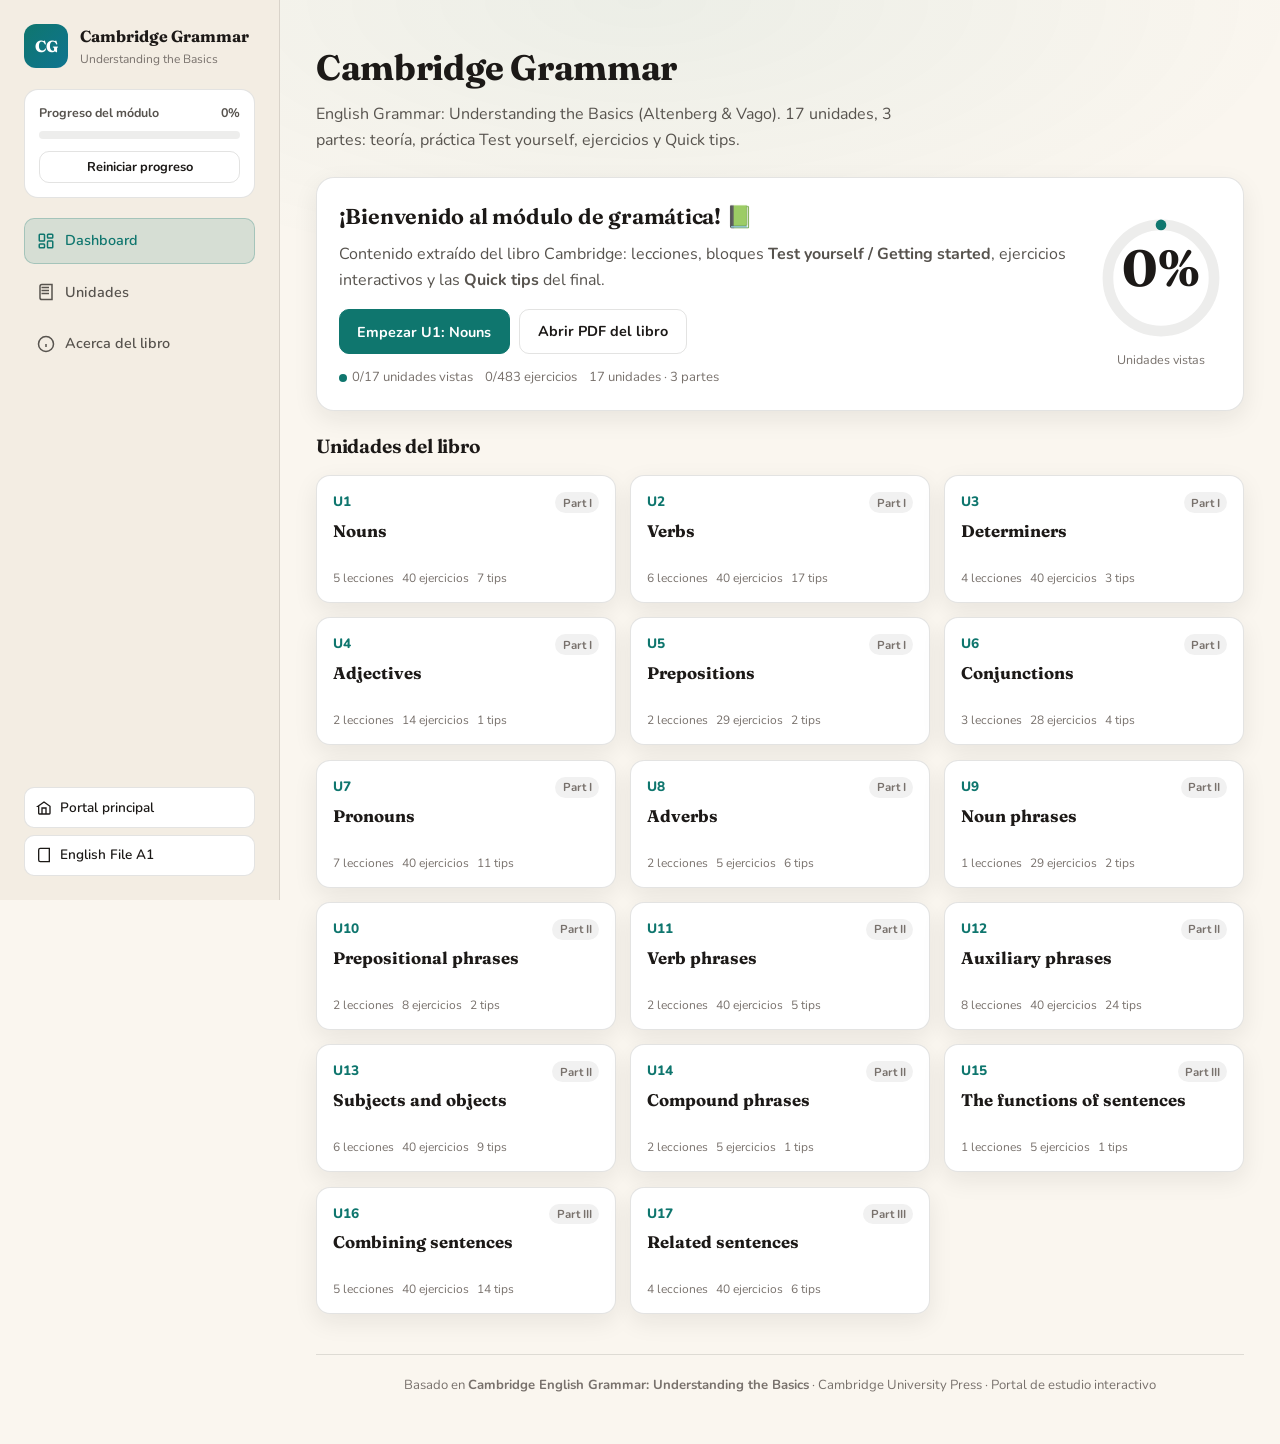
<file: Cambridge_Grammar/index.html>
<!DOCTYPE html>
<html lang="es">
<head>
  <meta charset="UTF-8">
  <meta name="viewport" content="width=device-width, initial-scale=1.0">
  <meta name="description" content="Módulo interactivo de gramática inglesa basado en Cambridge English Grammar: Understanding the Basics — teoría, práctica, ejercicios y quick tips por unidad.">
  <title>Cambridge Grammar — Understanding the Basics</title>
  <meta property="og:title" content="Cambridge Grammar — Understanding the Basics">
  <meta property="og:description" content="Módulo interactivo: teoría, práctica y ejercicios del libro Cambridge English Grammar.">
  <meta property="og:type" content="website">
  <link rel="stylesheet" href="../css/shared-theme.css">
  <link rel="stylesheet" href="style.css">
  <link rel="preconnect" href="https://fonts.googleapis.com">
  <link rel="preconnect" href="https://fonts.gstatic.com" crossorigin>
  <link href="https://fonts.googleapis.com/css2?family=Fraunces:opsz,wght@9..144,500;9..144,650;9..144,750&family=Nunito:wght@400;500;600;700;800&display=swap" rel="stylesheet">
</head>
<body>

  <aside class="sidebar">
    <div class="logo-container">
      <div class="logo-icon">CG</div>
      <div class="logo-text">
        <span class="logo-title">Cambridge Grammar</span>
        <span class="logo-subtitle">Understanding the Basics</span>
      </div>
    </div>

    <div class="sidebar-stats">
      <div class="stat-header">
        <span>Progreso del módulo</span>
        <span id="overall-progress-text">0%</span>
      </div>
      <div class="progress-bar-container">
        <div class="progress-bar-fill" id="overall-progress-fill" style="width: 0%;"></div>
      </div>
      <div class="progress-tools">
        <button type="button" class="btn btn-outline btn-sm" id="btn-reset-progress">Reiniciar progreso</button>
      </div>
    </div>

    <nav class="nav-links">
      <ul style="list-style:none; padding:0; margin:0;">
        <li class="nav-item active" data-target="dashboard-page" id="nav-dashboard">
          <svg class="nav-icon" viewBox="0 0 24 24" fill="none" stroke="currentColor" stroke-width="2"><rect x="3" y="3" width="7" height="9" rx="1"/><rect x="14" y="3" width="7" height="5" rx="1"/><rect x="14" y="12" width="7" height="9" rx="1"/><rect x="3" y="16" width="7" height="5" rx="1"/></svg>
          <span>Dashboard</span>
        </li>
        <li class="nav-item" data-target="unit-page" id="nav-unit">
          <svg class="nav-icon" viewBox="0 0 24 24" fill="none" stroke="currentColor" stroke-width="2"><path d="M4 19.5v-15A2.5 2.5 0 0 1 6.5 2H20v20H6.5a2.5 2.5 0 0 1-2.5-2.5Z"/><path d="M6 6h10M6 10h10M6 14h10"/></svg>
          <span>Unidades</span>
        </li>
        <li class="nav-item" data-target="about-page" id="nav-about">
          <svg class="nav-icon" viewBox="0 0 24 24" fill="none" stroke="currentColor" stroke-width="2"><circle cx="12" cy="12" r="10"/><path d="M12 16v-4M12 8h.01"/></svg>
          <span>Acerca del libro</span>
        </li>
      </ul>
    </nav>

    <div class="sidebar-home">
      <a href="../index.html" class="btn-home">
        <svg viewBox="0 0 24 24" fill="none" stroke="currentColor" stroke-width="2" style="width:16px;height:16px;flex-shrink:0;"><path d="M3 9.5L12 3l9 6.5V20a1 1 0 0 1-1 1H5a1 1 0 0 1-1-1V9.5z"/><polyline points="9 21 9 12 15 12 15 21"/></svg>
        <span>Portal principal</span>
      </a>
      <a href="../A1/index.html" class="btn-home">
        <svg viewBox="0 0 24 24" fill="none" stroke="currentColor" stroke-width="2" style="width:16px;height:16px;flex-shrink:0;"><path d="M4 19.5v-15A2.5 2.5 0 0 1 6.5 2H20v20H6.5a2.5 2.5 0 0 1-2.5-2.5Z"/></svg>
        <span>English File A1</span>
      </a>
    </div>
  </aside>

  <main class="main-content">

    <!-- DASHBOARD -->
    <section id="dashboard-page" class="page-section active">
      <header class="section-header">
        <h1 class="page-title">Cambridge Grammar</h1>
        <p class="page-subtitle">English Grammar: Understanding the Basics (Altenberg &amp; Vago). 17 unidades, 3 partes: teoría, práctica Test yourself, ejercicios y Quick tips.</p>
      </header>

      <div class="card intro-card">
        <div class="intro-grid">
          <div class="intro-text">
            <h2>¡Bienvenido al módulo de gramática! 📗</h2>
            <p>Contenido extraído del libro Cambridge: lecciones, bloques <strong>Test yourself / Getting started</strong>, ejercicios interactivos y las <strong>Quick tips</strong> del final.</p>
            <div class="intro-buttons">
              <button type="button" class="btn btn-primary" id="btn-start-first">Empezar U1: Nouns</button>
              <a class="btn btn-outline" id="pdf-open" href="../book/Cambridge_English_Grammar.pdf" target="_blank" rel="noopener">Abrir PDF del libro</a>
            </div>
            <div class="card-meta" id="dashboard-stats"></div>
          </div>
          <div class="intro-visual">
            <div class="progress-circle-widget">
              <svg viewBox="0 0 36 36" class="circular-chart">
                <path class="circle-bg" d="M18 2.0845 a 15.9155 15.9155 0 0 1 0 31.831 a 15.9155 15.9155 0 0 1 0 -31.831"/>
                <path class="circle" id="circle-progress" stroke-dasharray="0, 100" d="M18 2.0845 a 15.9155 15.9155 0 0 1 0 31.831 a 15.9155 15.9155 0 0 1 0 -31.831"/>
                <text x="18" y="20.35" class="percentage" id="dashboard-percentage">0%</text>
              </svg>
              <span class="circle-label">Unidades vistas</span>
            </div>
          </div>
        </div>
      </div>

      <h2 class="sub-section-title">Unidades del libro</h2>
      <div class="units-grid" id="units-grid"></div>
    </section>

    <!-- UNIT -->
    <section id="unit-page" class="page-section">
      <header class="section-header">
        <button type="button" class="btn btn-outline btn-sm" id="btn-back-dashboard">← Volver al dashboard</button>
        <h1 class="page-title" id="unit-heading">Unidad</h1>
        <p class="page-subtitle" id="unit-subtitle"></p>
        <div class="unit-actions">
          <a class="btn btn-outline btn-sm" id="unit-pdf-link" href="../book/Cambridge_English_Grammar.pdf" target="_blank" rel="noopener">Ver unidad en el PDF ↗</a>
        </div>
      </header>

      <div class="tabs" role="tablist">
        <button type="button" class="tab-btn active" data-tab="theory" role="tab">Teoría</button>
        <button type="button" class="tab-btn" data-tab="practice" role="tab">Práctica</button>
        <button type="button" class="tab-btn" data-tab="exercises" role="tab">Ejercicios</button>
        <button type="button" class="tab-btn" data-tab="tips" role="tab">Quick tips</button>
      </div>

      <div id="tab-theory" class="tab-panel active" role="tabpanel"></div>
      <div id="tab-practice" class="tab-panel" role="tabpanel"></div>
      <div id="tab-exercises" class="tab-panel" role="tabpanel"></div>
      <div id="tab-tips" class="tab-panel" role="tabpanel"></div>
    </section>

    <!-- ABOUT -->
    <section id="about-page" class="page-section">
      <header class="section-header">
        <h1 class="page-title">Acerca del libro</h1>
        <p class="page-subtitle">Fuente del módulo y cómo usarlo.</p>
      </header>
      <div class="card">
        <h3>English Grammar: Understanding the Basics</h3>
        <p>Evelyn P. Altenberg (Hofstra University) y Robert M. Vago (Queens College / CUNY). Cambridge University Press.</p>
        <p>Guía paso a paso no técnica: partes del discurso, frases y oraciones, con <em>Test yourself</em>, <em>Getting started</em>, <em>Quick tips</em> y claves de respuesta.</p>
        <ul class="about-list">
          <li><strong>Part I — Kinds of words:</strong> Unidades 1–8 (Nouns, Verbs, Determiners, Adjectives, Prepositions, Conjunctions, Pronouns, Adverbs)</li>
          <li><strong>Part II — Kinds of phrases:</strong> Unidades 9–14 (Noun, Prepositional, Verb, Auxiliary phrases, Subjects and objects, Compound phrases)</li>
          <li><strong>Part III — Getting started with sentences:</strong> Unidades 15–17 (Functions, Combining, Related sentences)</li>
        </ul>
        <p class="about-note">Este módulo es un apoyo de estudio interactivo. Para ejemplos completos y More practice (con respuestas en la web del libro), abrí el PDF original.</p>
        <a class="btn btn-primary" href="../book/Cambridge_English_Grammar.pdf" target="_blank" rel="noopener">Abrir PDF</a>
      </div>
    </section>

    <footer class="portal-footer">
      <p>Basado en <strong>Cambridge English Grammar: Understanding the Basics</strong> · Cambridge University Press · Portal de estudio interactivo</p>
    </footer>
  </main>

  <script src="data.js"></script>
  <script src="app.js"></script>
</body>
</html>
</file>
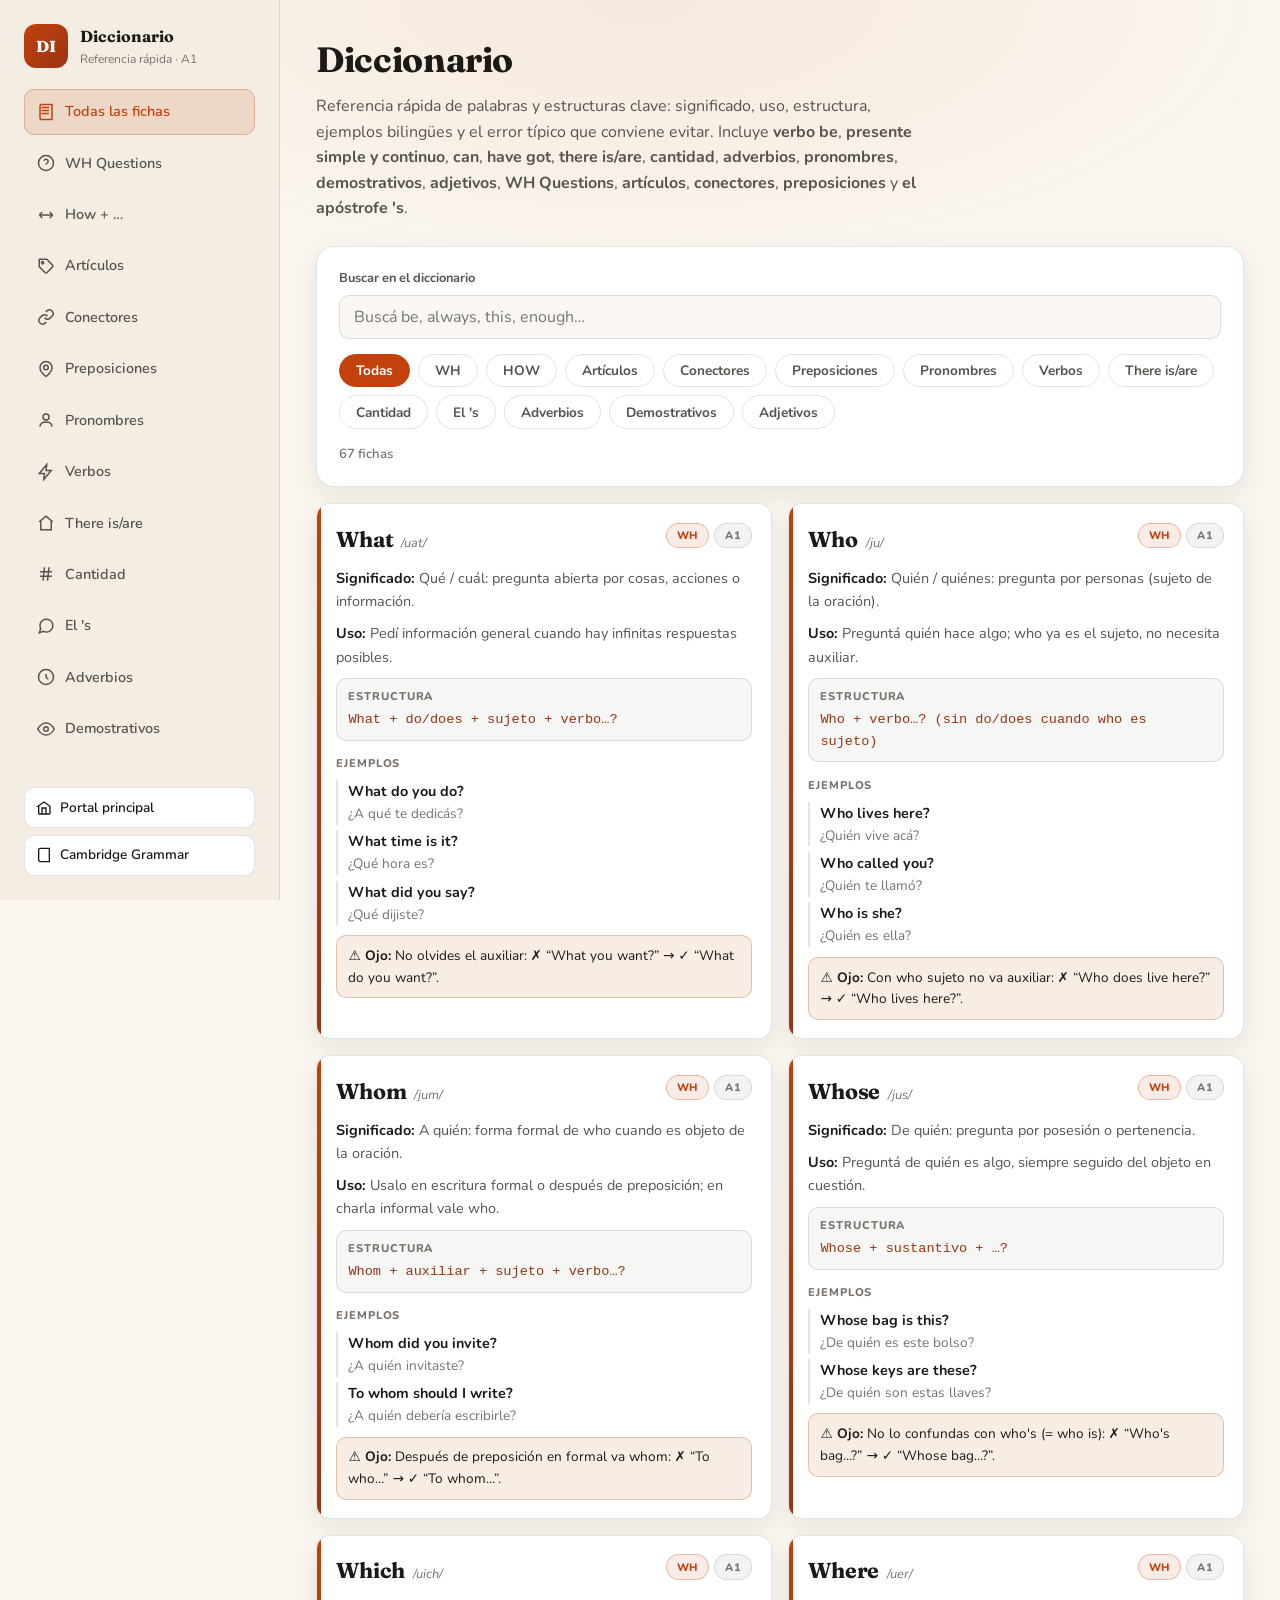
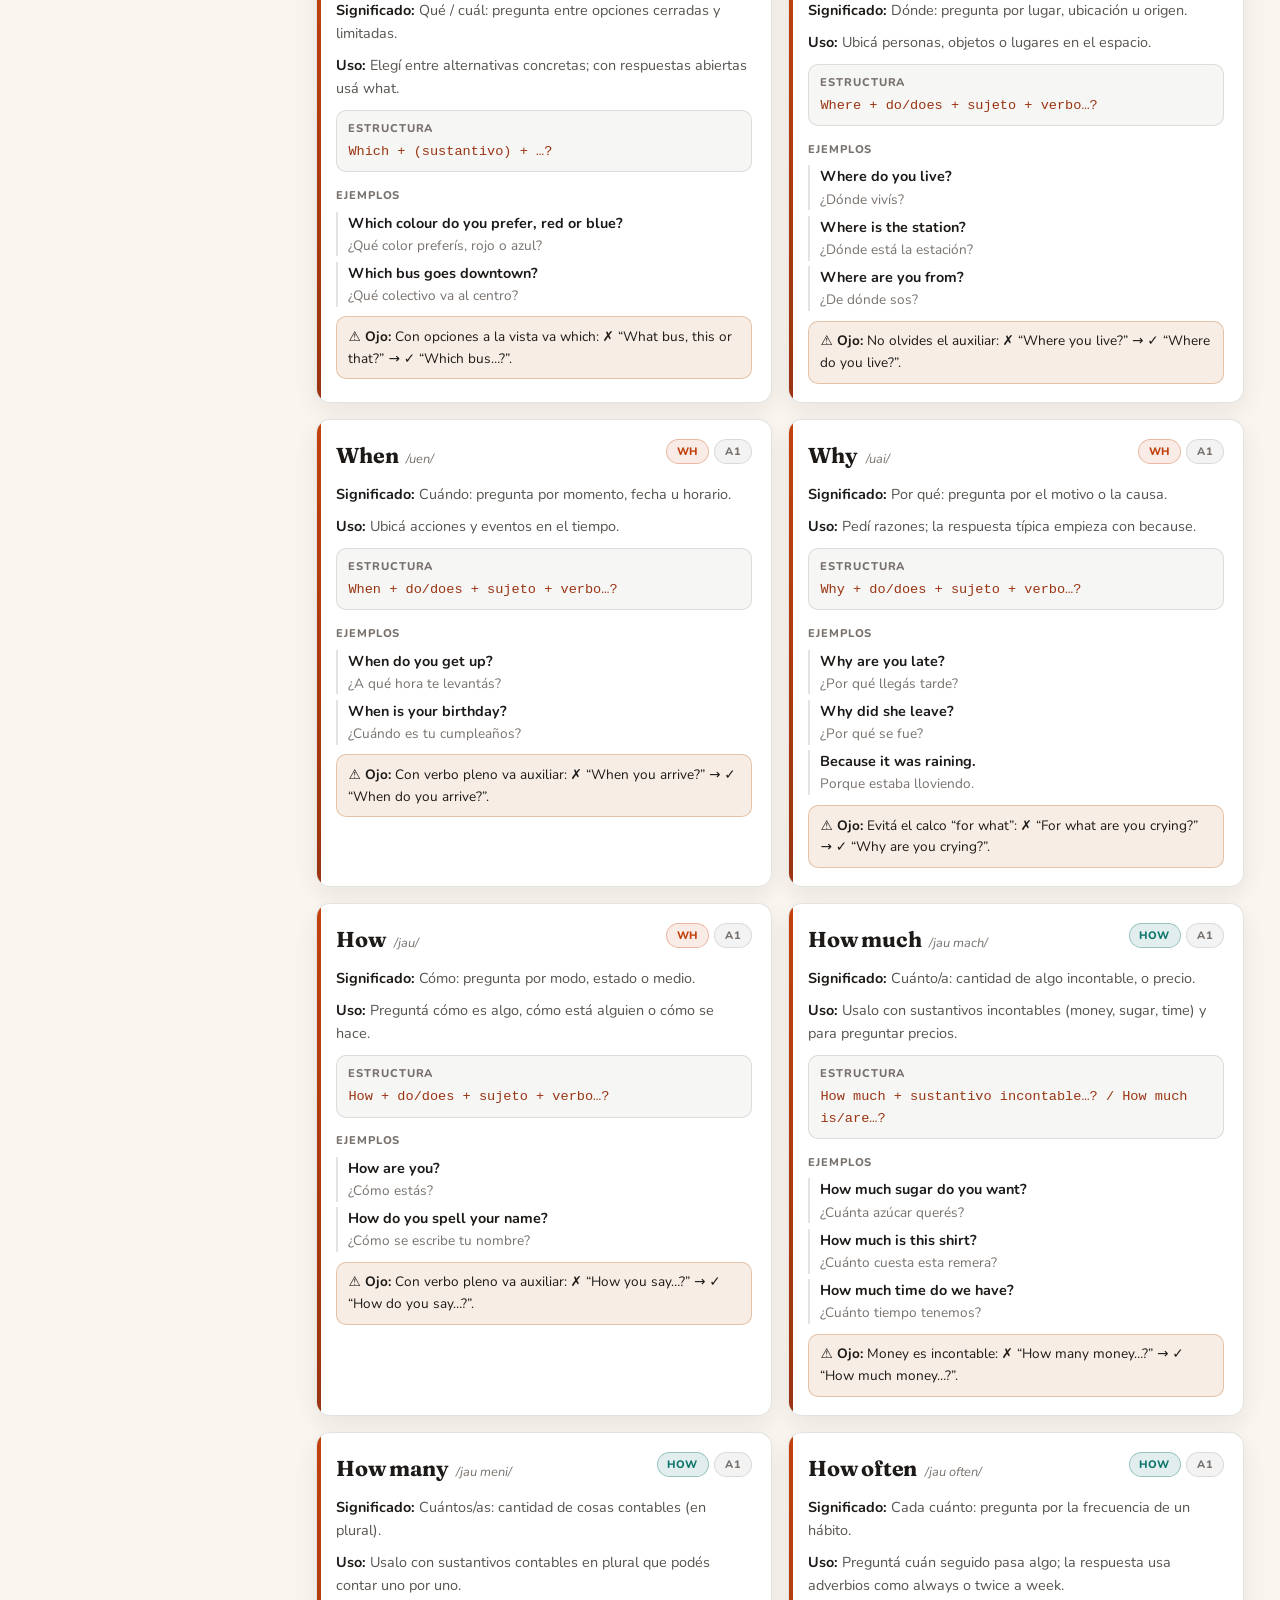
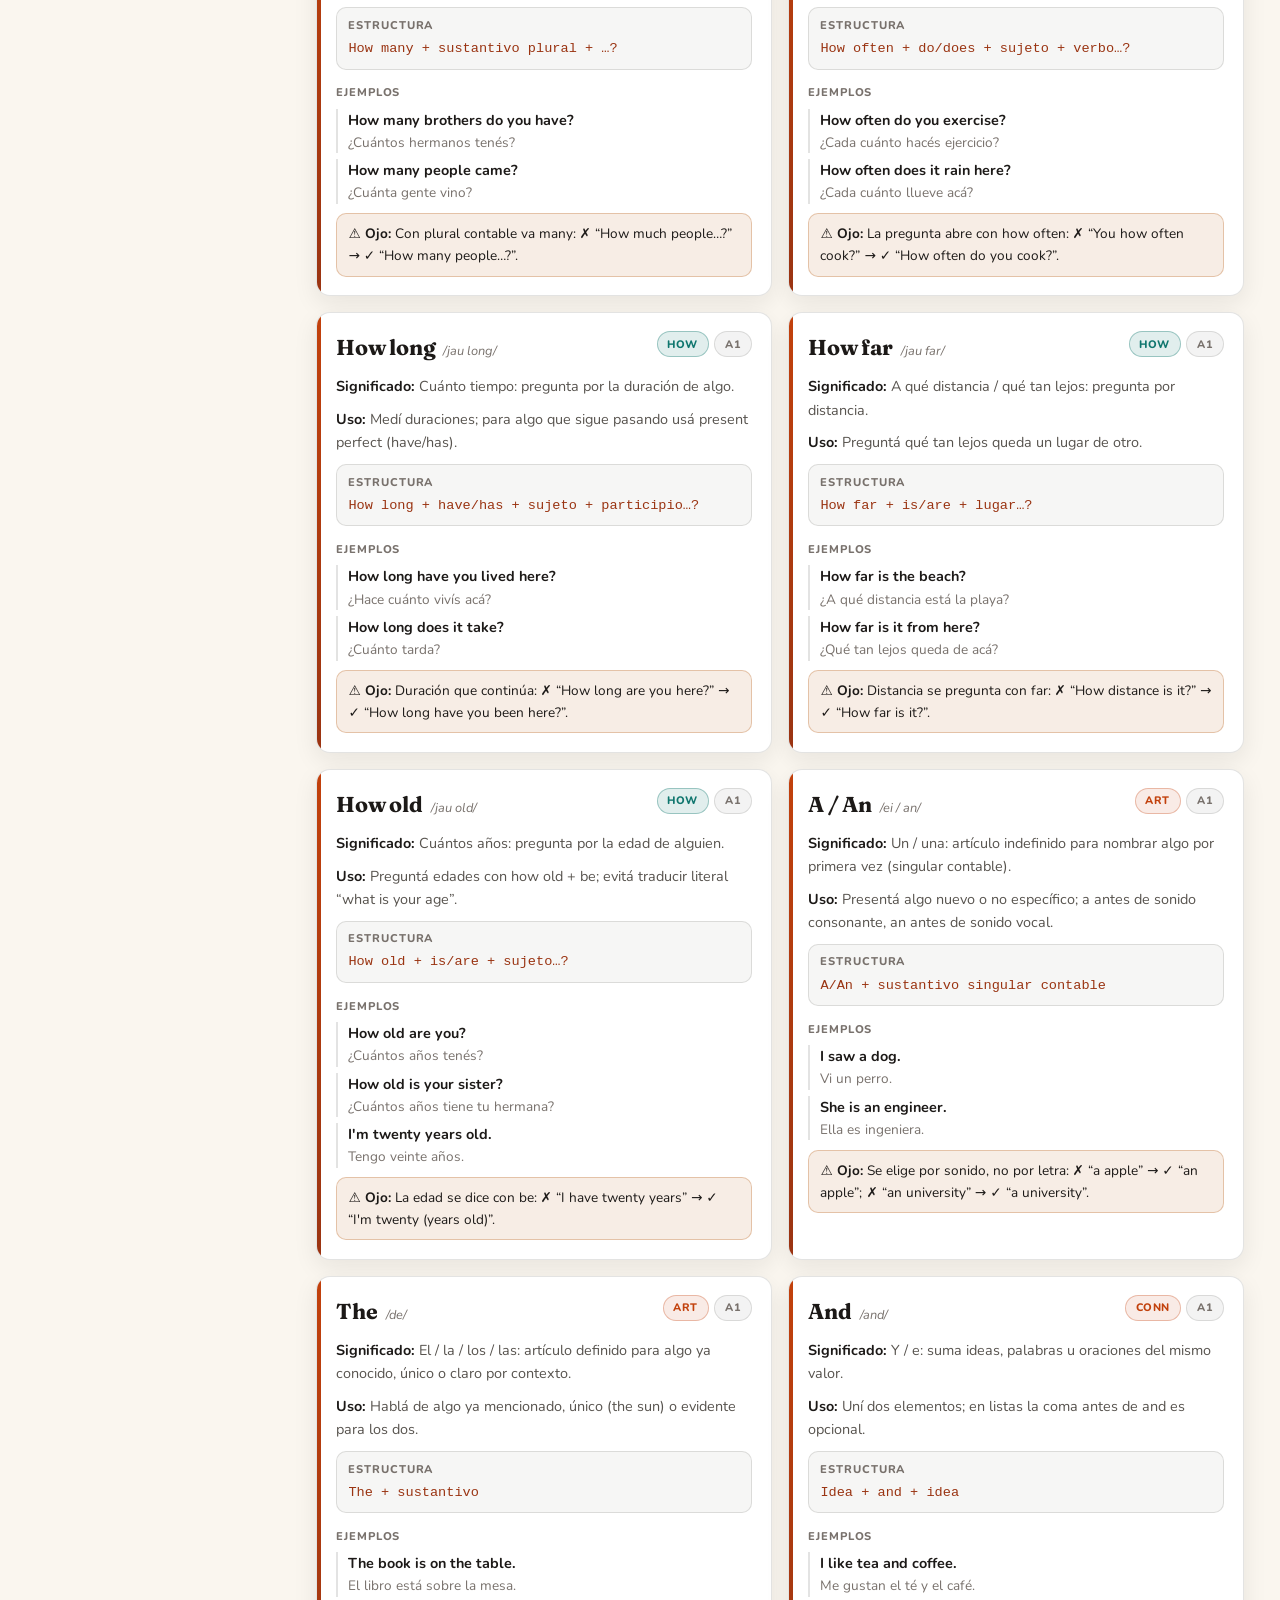
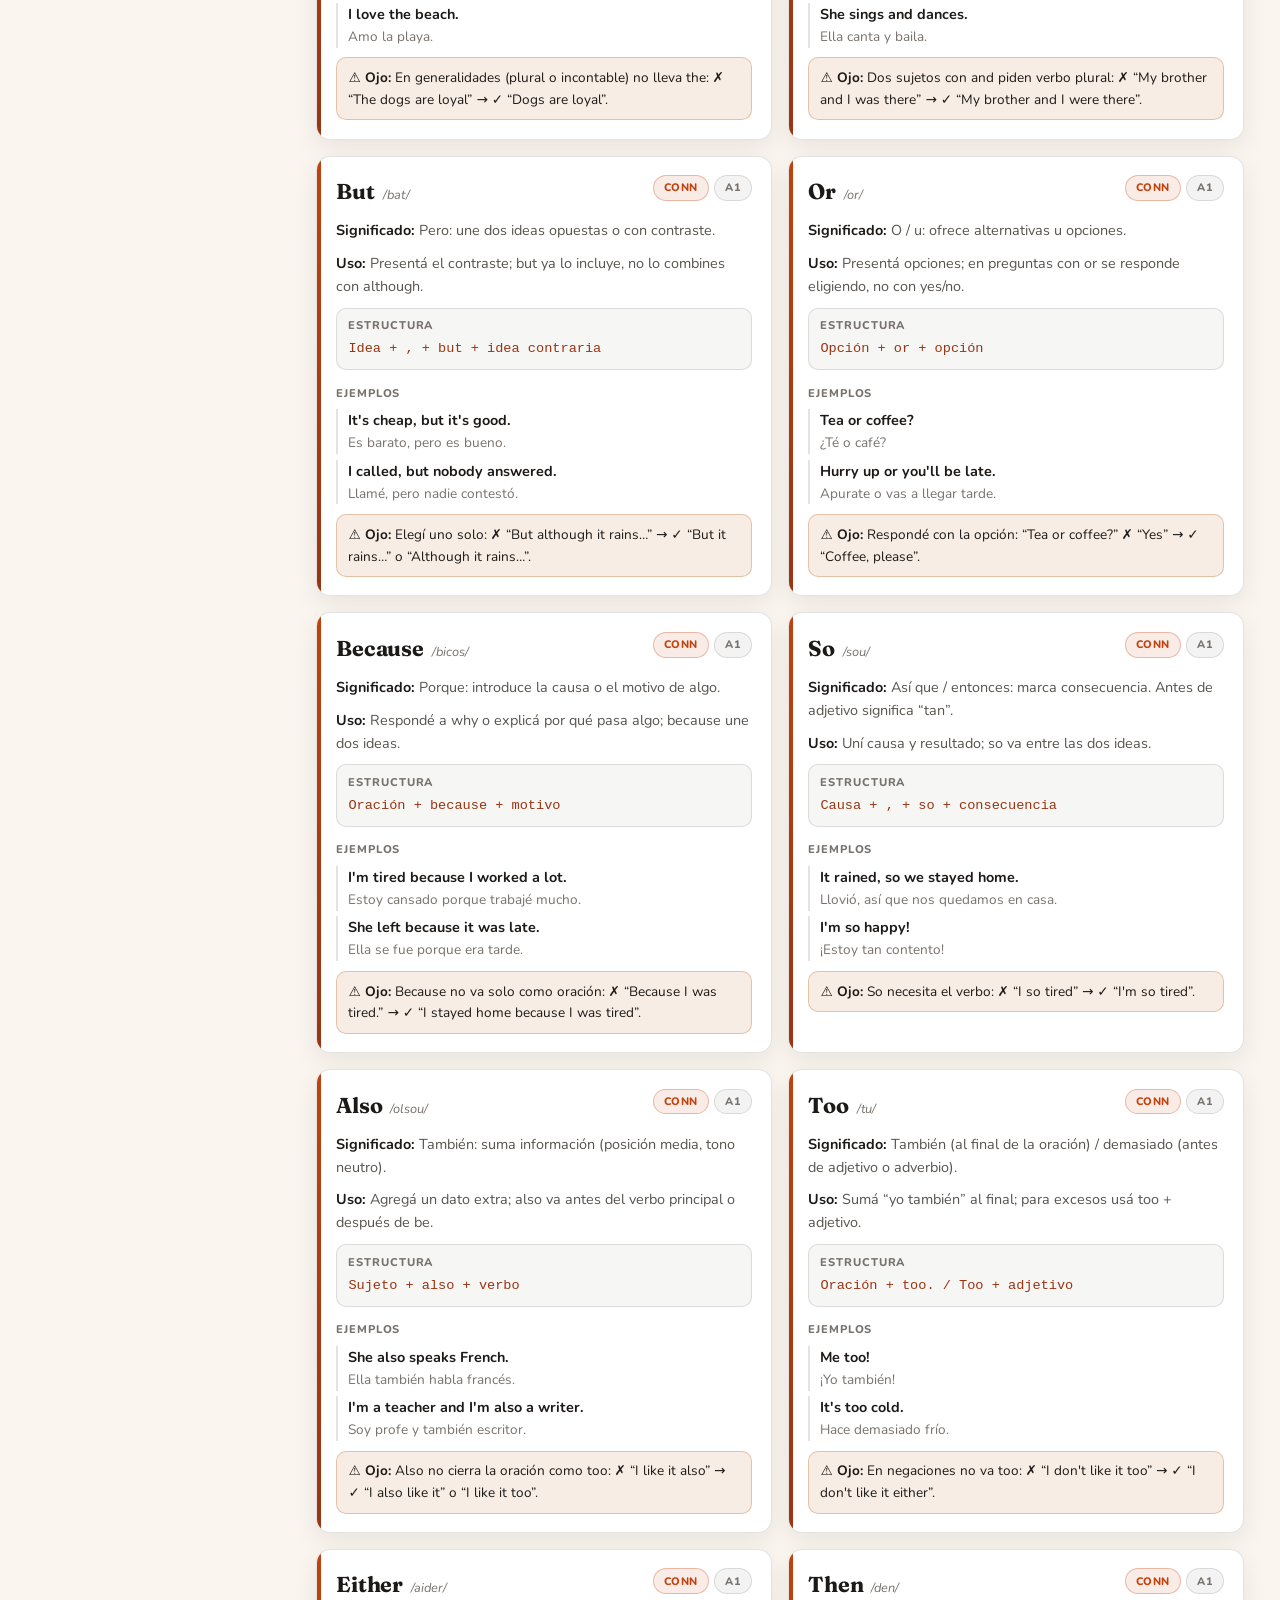
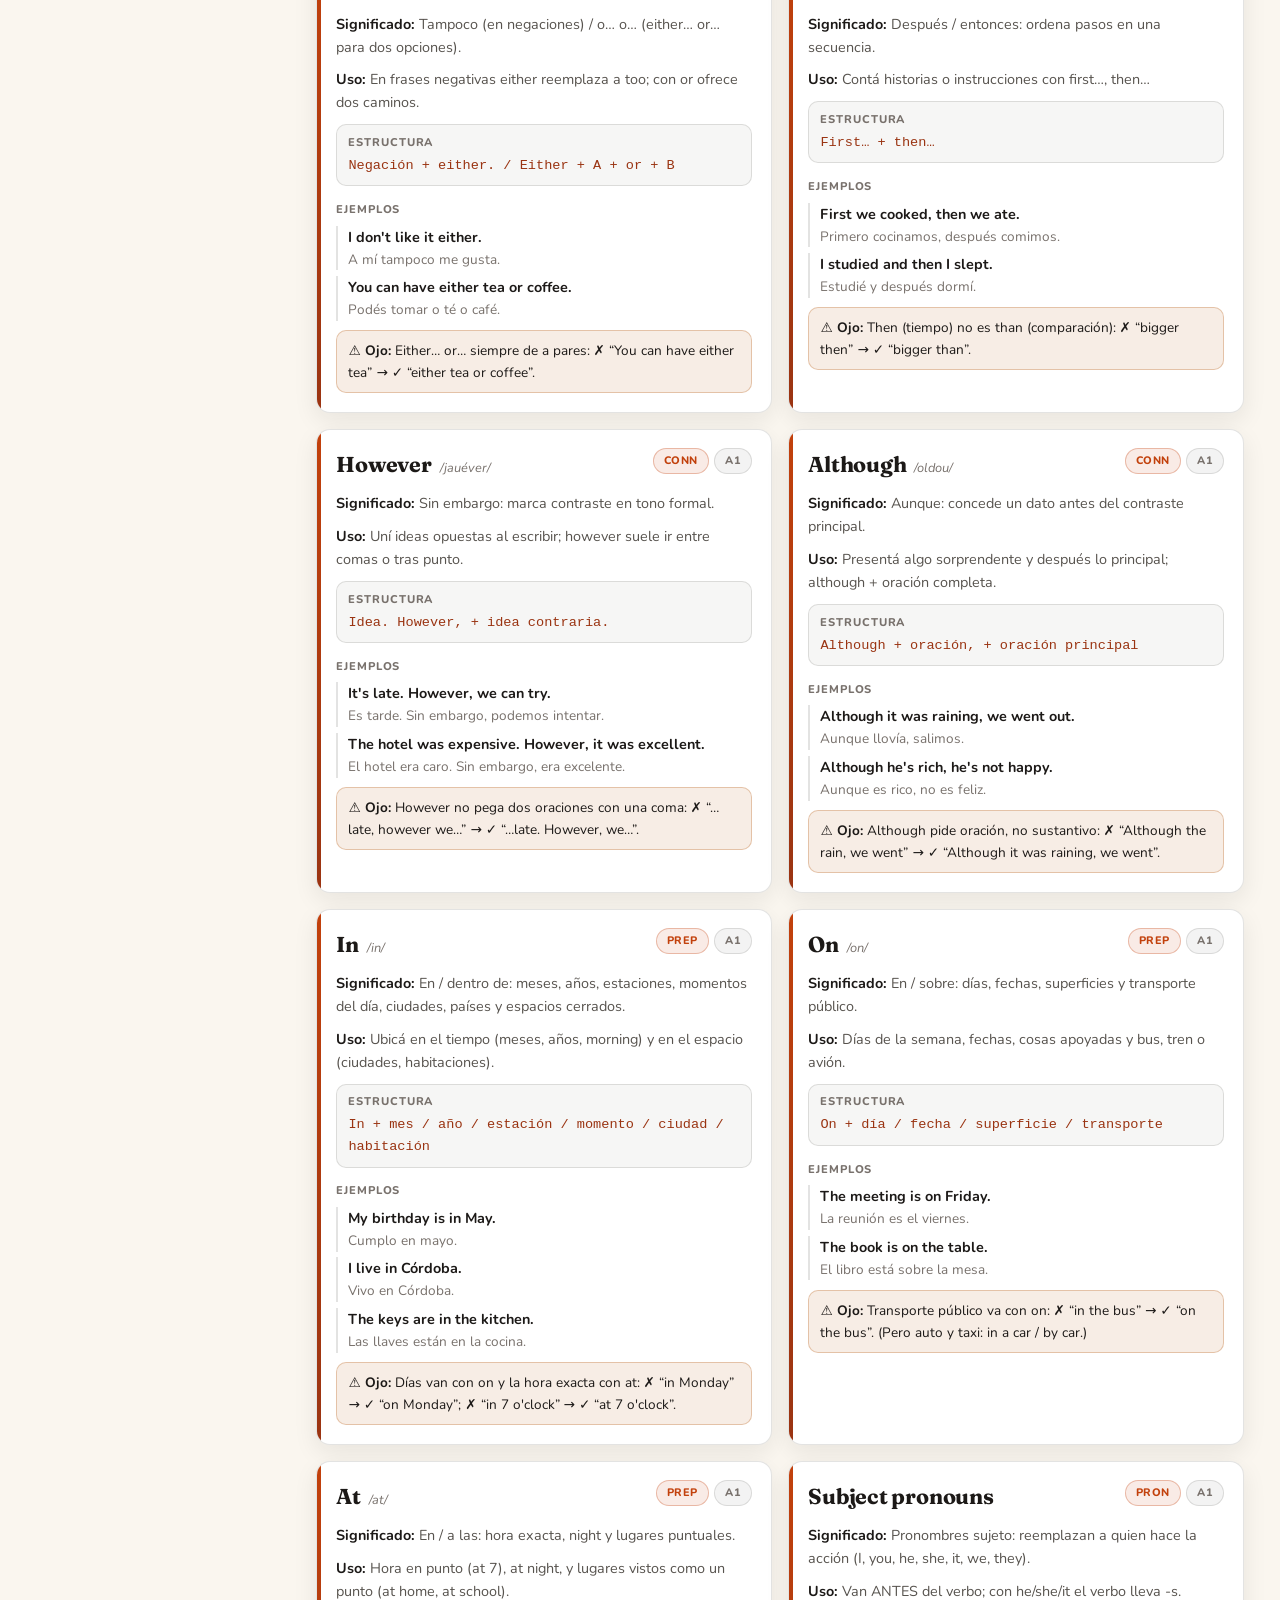
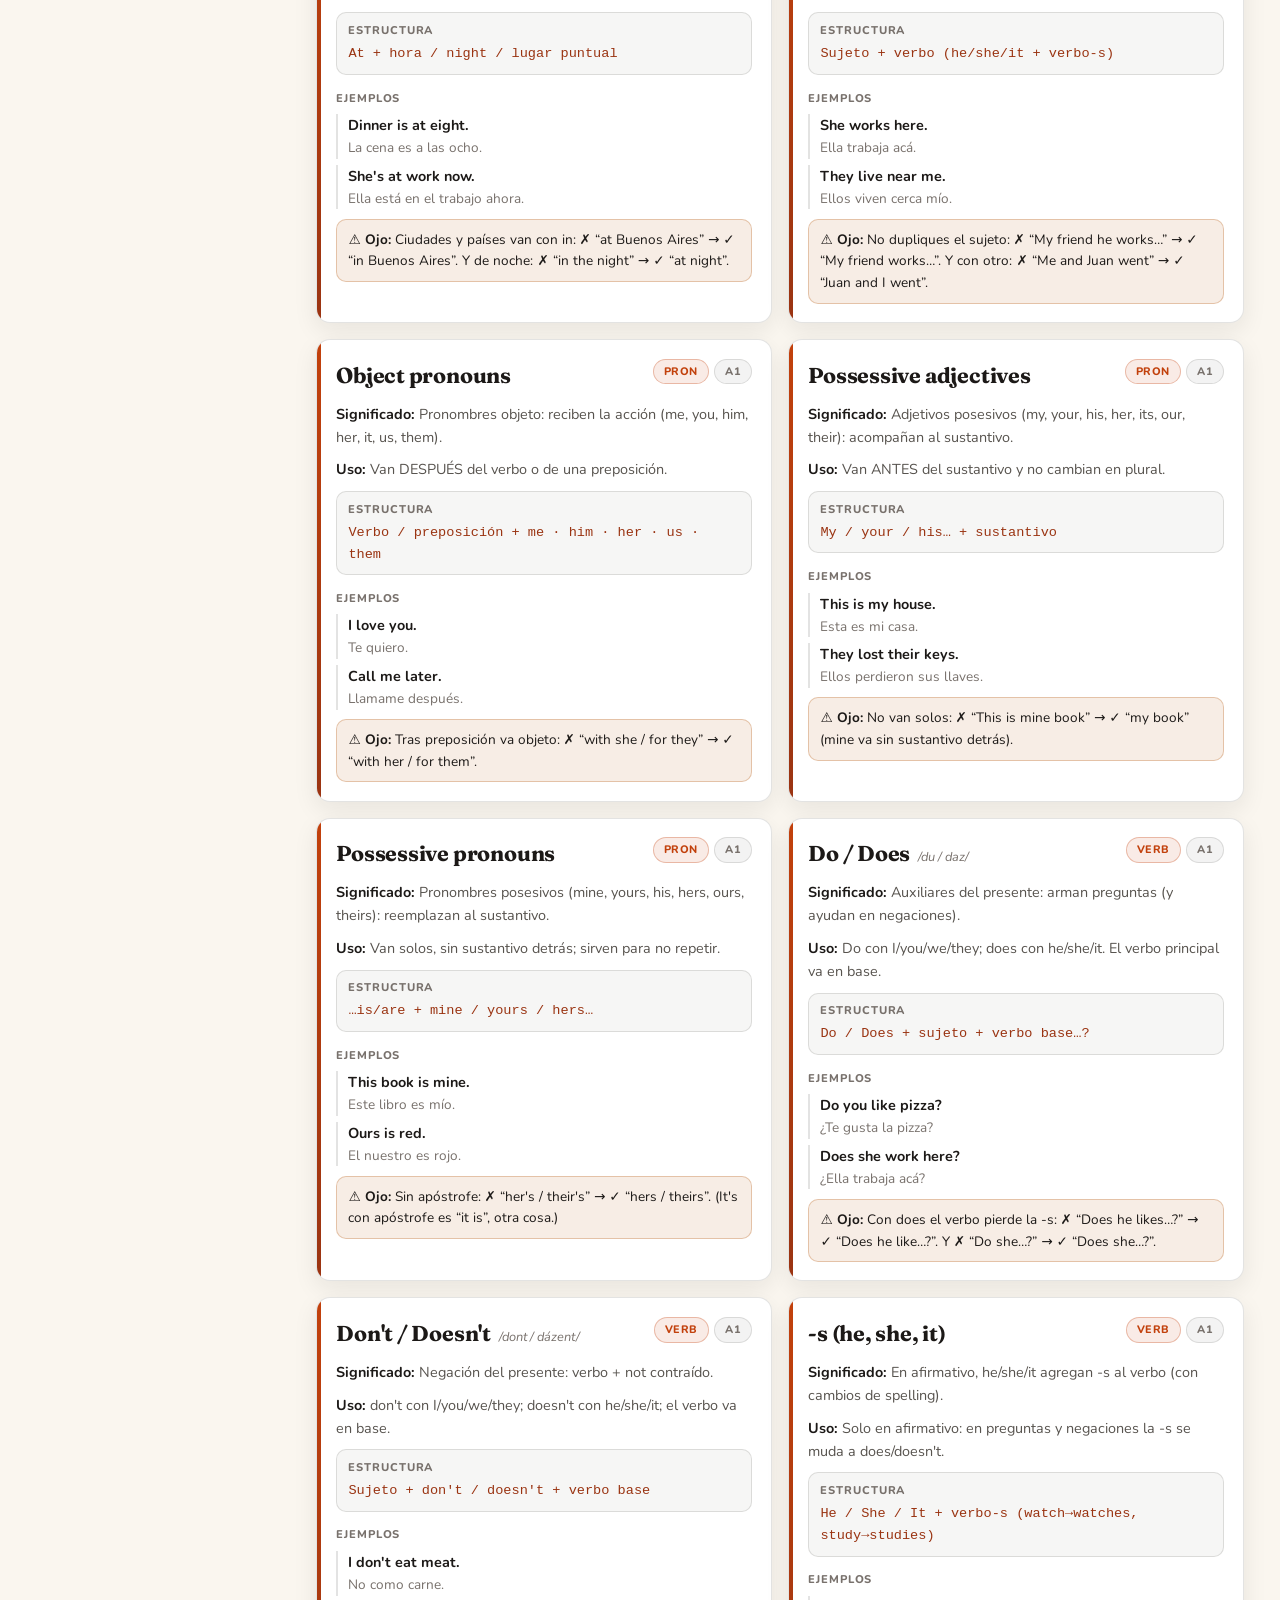
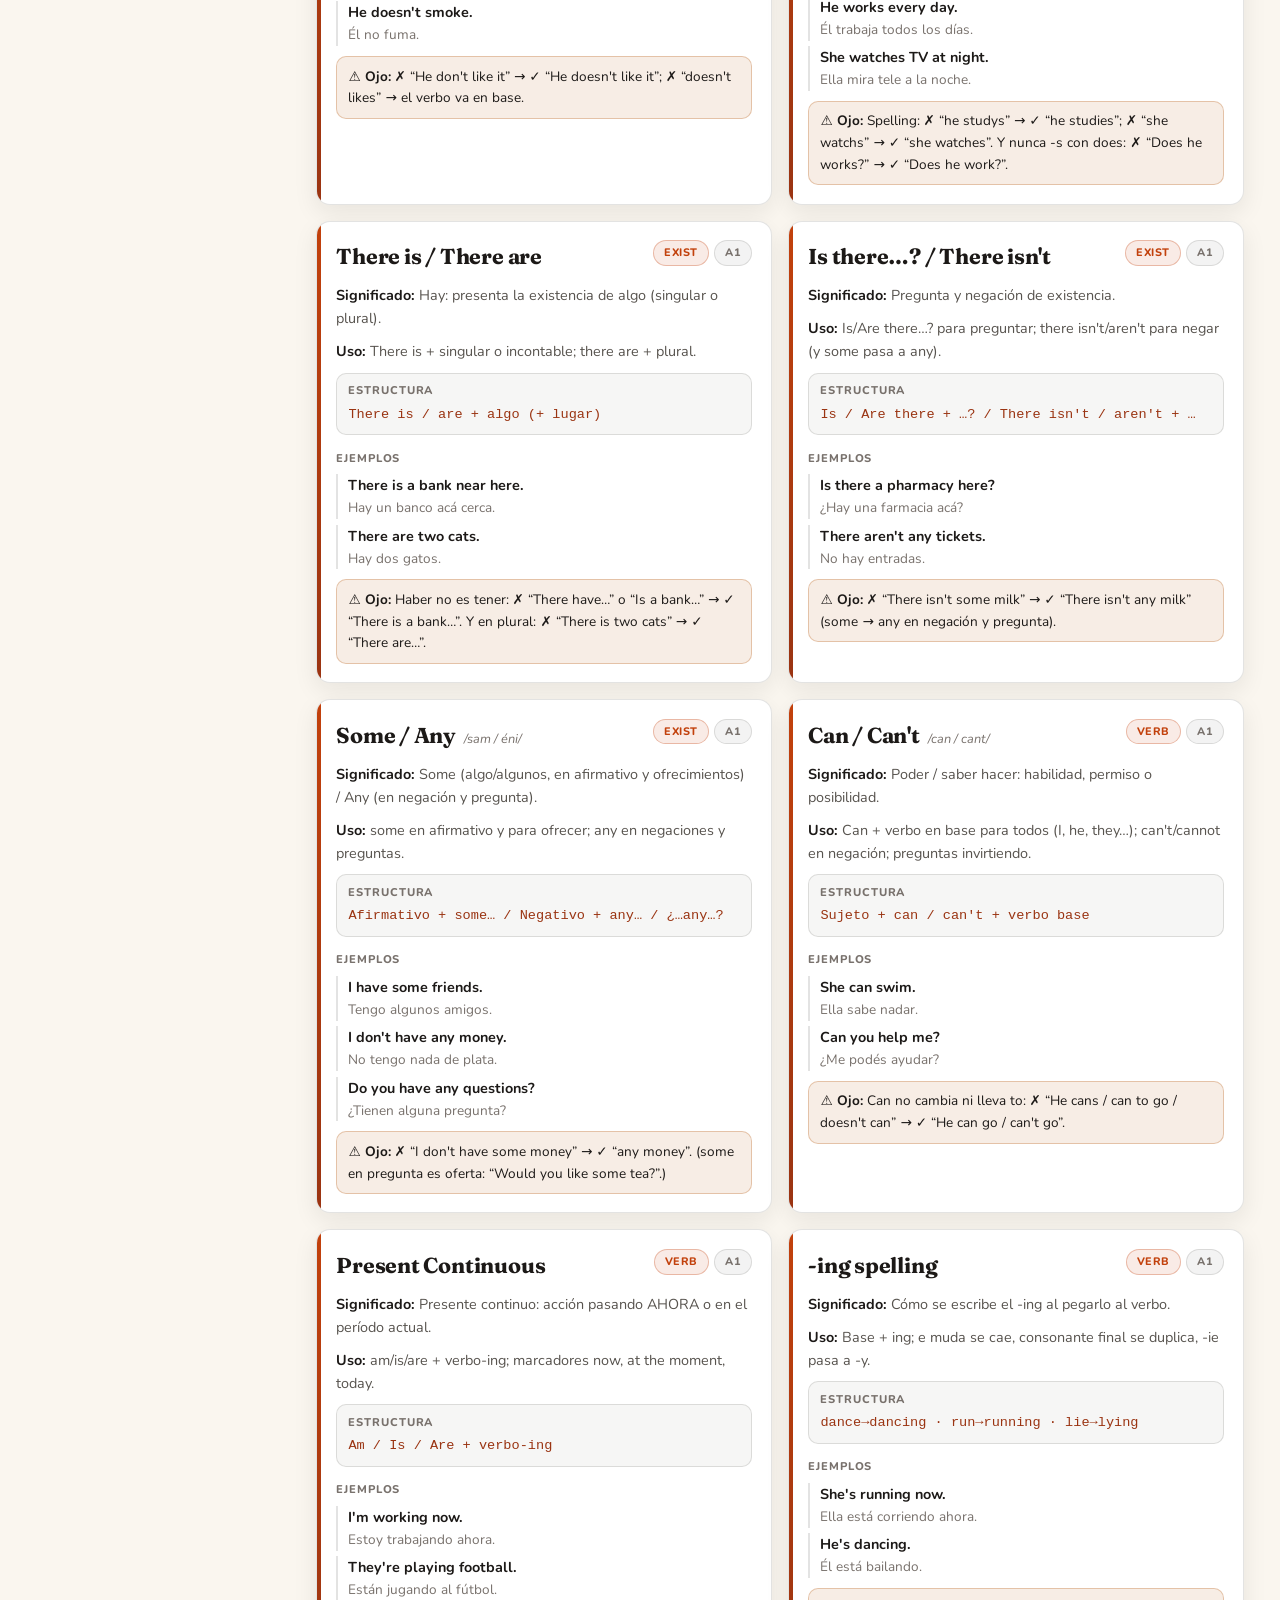
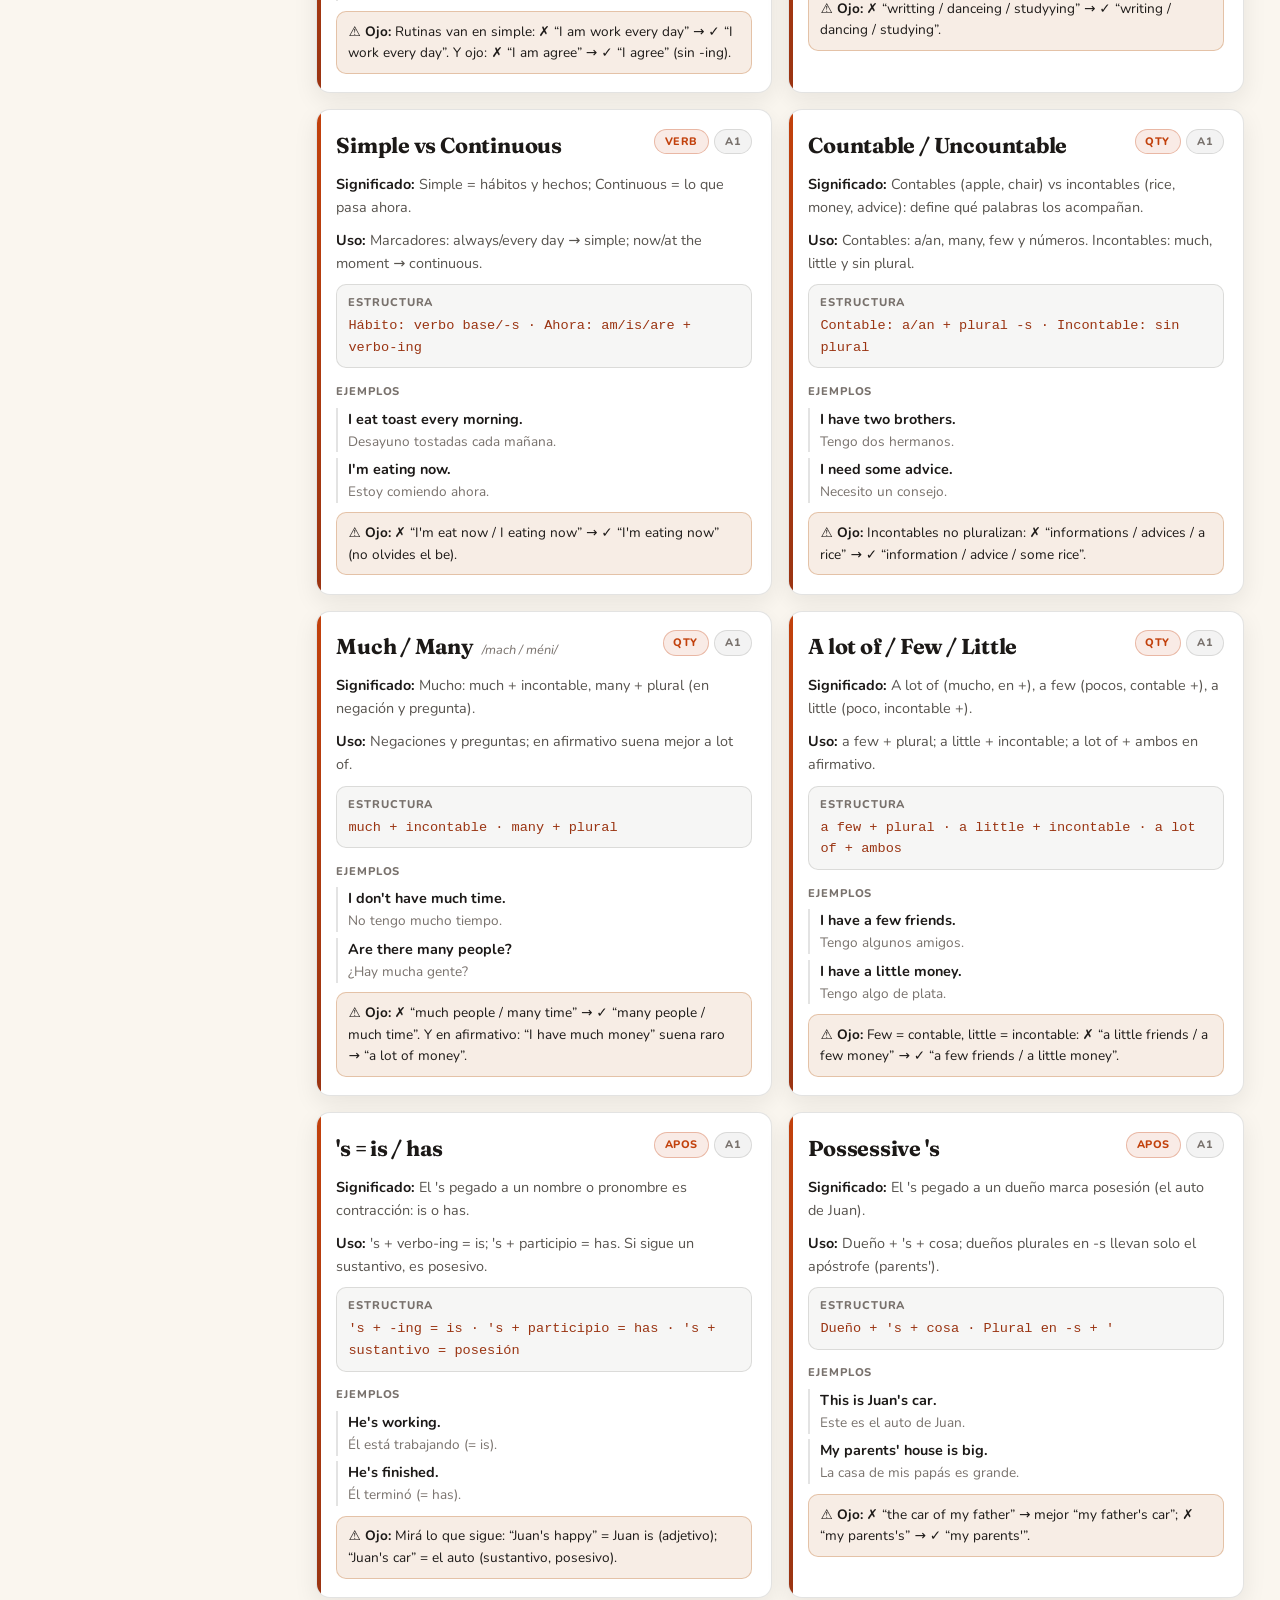
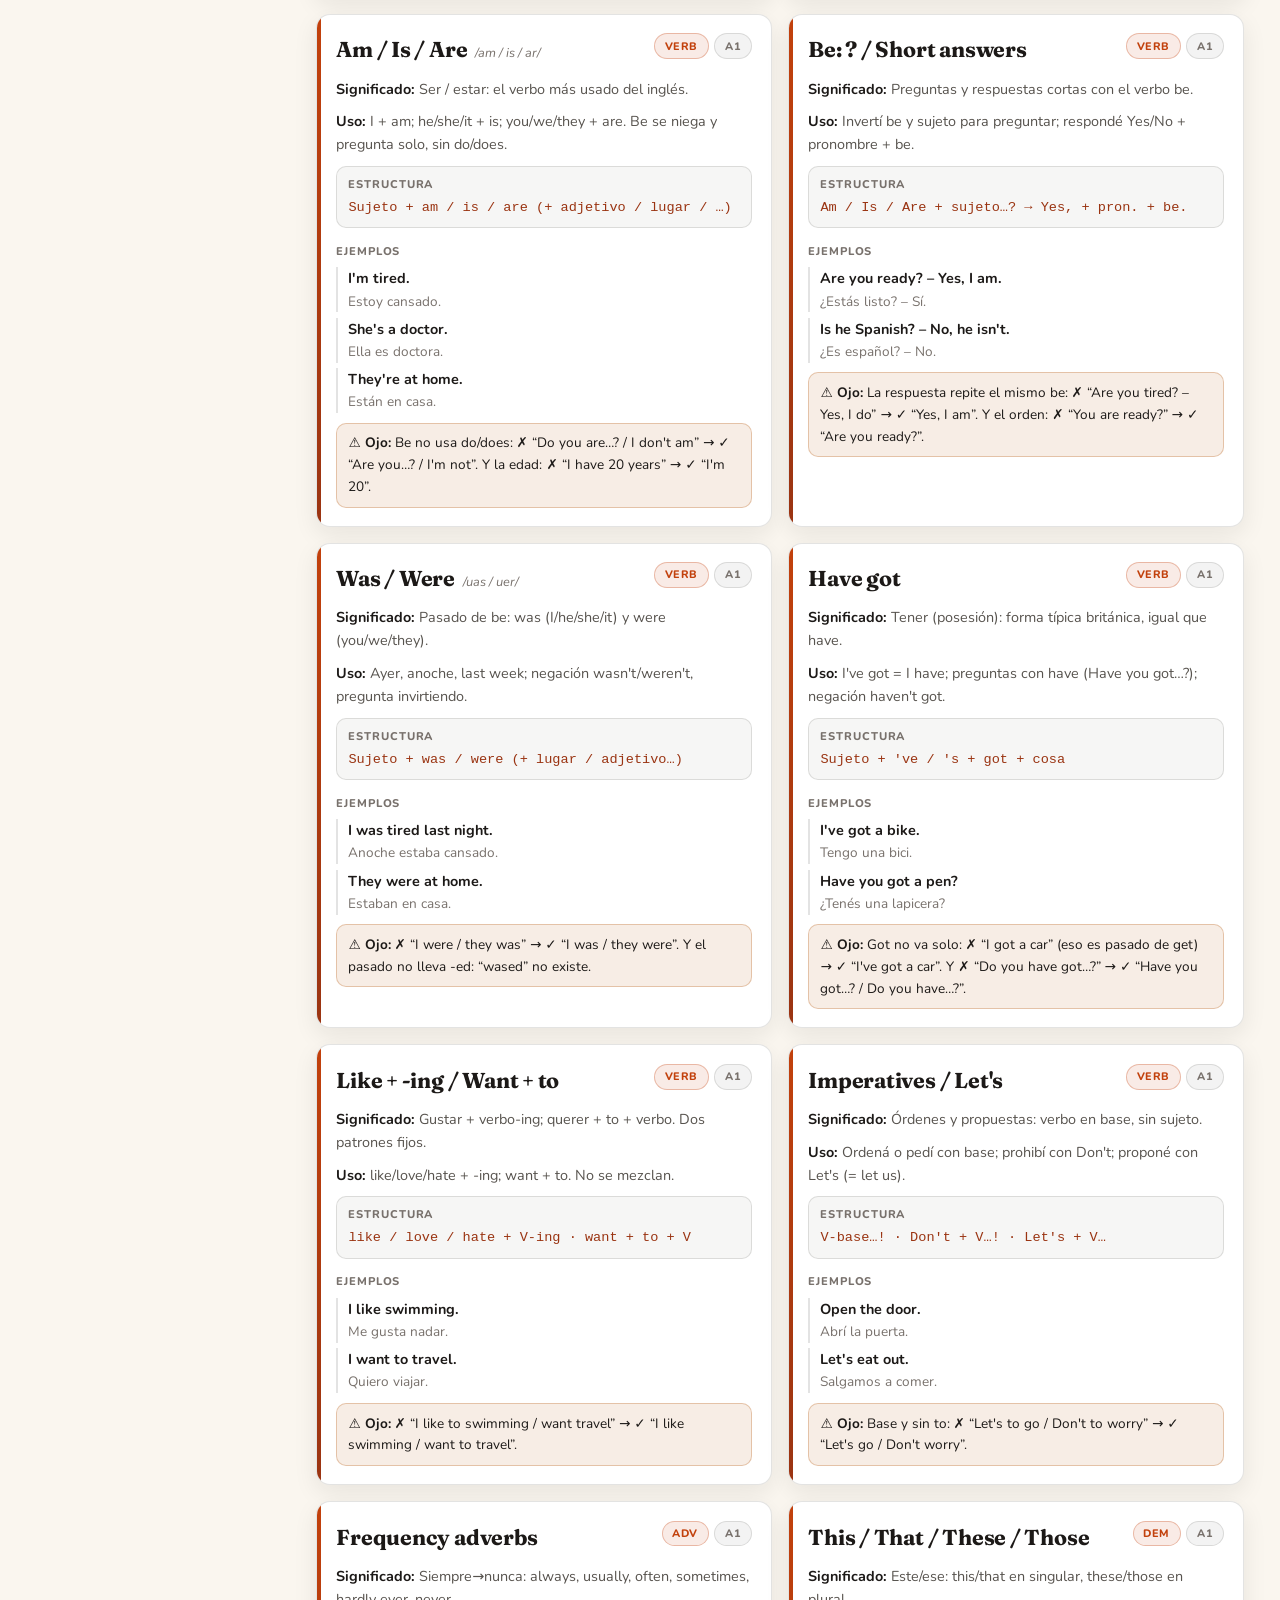
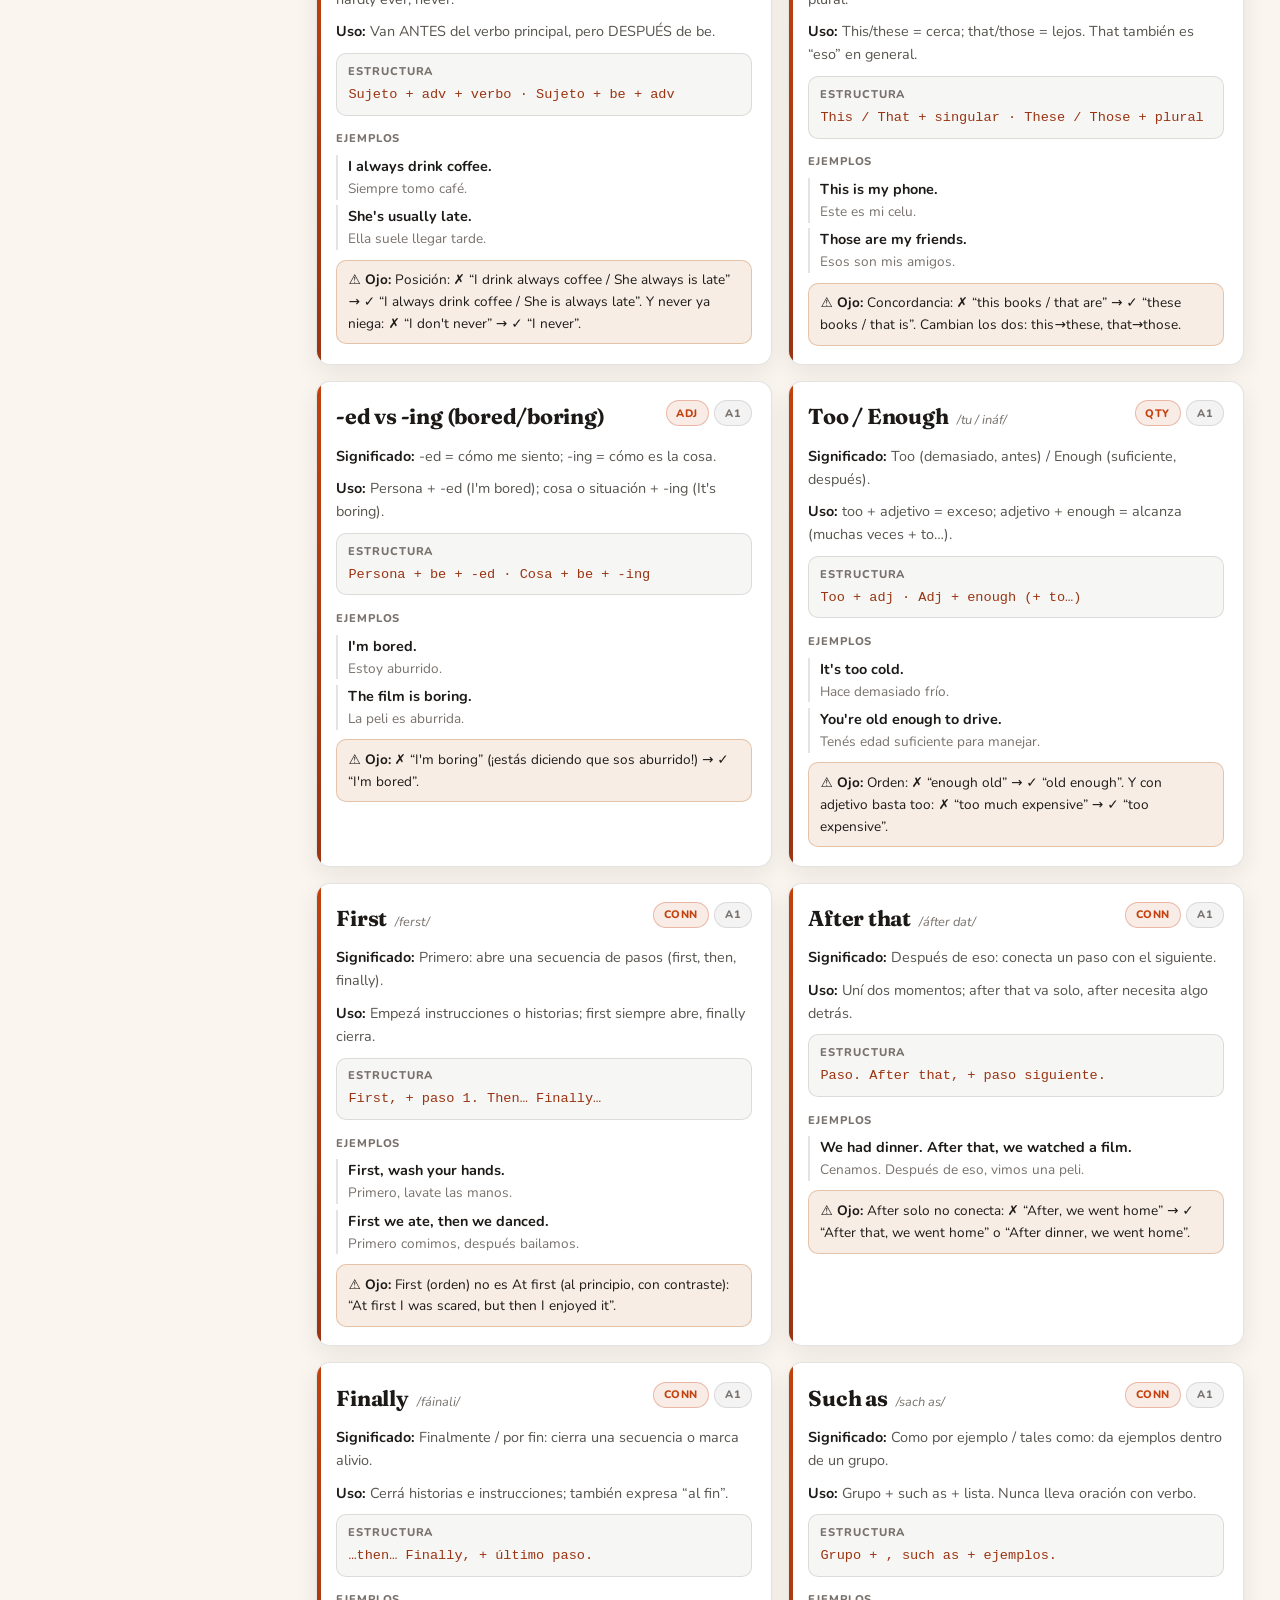
<file: Diccionario/index.html>
<!DOCTYPE html>
<html lang="es">
<head>
  <meta charset="UTF-8">
  <meta name="viewport" content="width=device-width, initial-scale=1.0">
  <meta name="description" content="Diccionario de referencia rápida: verbo be, presente simple y continuo, can, have got, there is/are, cantidad, adverbios, pronombres, demostrativos, adjetivos, WH Questions, artículos, conectores, preposiciones y el apóstrofe 's.">
  <title>Diccionario — Referencia rápida</title>
  <meta property="og:title" content="Diccionario — Referencia rápida">
  <meta property="og:description" content="Referencia rápida: be, verbos, cantidad, adverbios, pronombres, demostrativos, adjetivos, WH, artículos, conectores, preposiciones, there is/are y el 's.">
  <meta property="og:type" content="website">
  <link rel="stylesheet" href="../css/shared-theme.css">
  <link rel="stylesheet" href="style.css">
  <link rel="preconnect" href="https://fonts.googleapis.com">
  <link rel="preconnect" href="https://fonts.gstatic.com" crossorigin>
  <link href="https://fonts.googleapis.com/css2?family=Fraunces:opsz,wght@9..144,500;9..144,650;9..144,750&family=Nunito:wght@400;500;600;700;800&display=swap" rel="stylesheet">
</head>
<body>

  <aside class="sidebar">
    <div class="logo-container">
      <div class="logo-icon">DI</div>
      <div class="logo-text">
        <span class="logo-title">Diccionario</span>
        <span class="logo-subtitle">Referencia rápida · A1</span>
      </div>
    </div>

    <nav class="nav-links" aria-label="Filtrar fichas por tipo">
      <ul style="list-style:none; padding:0; margin:0;">
        <li class="nav-item active" data-filter-link="Todas">
          <svg class="nav-icon" viewBox="0 0 24 24" fill="none" stroke="currentColor" stroke-width="2"><path d="M4 19.5v-15A2.5 2.5 0 0 1 6.5 2H20v20H6.5a2.5 2.5 0 0 1-2.5-2.5Z"/><path d="M6 6h10M6 10h10M6 14h10"/></svg>
          <span>Todas las fichas</span>
        </li>
        <li class="nav-item" data-filter-link="WH">
          <svg class="nav-icon" viewBox="0 0 24 24" fill="none" stroke="currentColor" stroke-width="2"><circle cx="12" cy="12" r="10"/><path d="M9.1 9a3 3 0 0 1 5.8 1c0 2-3 2.5-3 4M12 17h.01"/></svg>
          <span>WH Questions</span>
        </li>
        <li class="nav-item" data-filter-link="HOW">
          <svg class="nav-icon" viewBox="0 0 24 24" fill="none" stroke="currentColor" stroke-width="2"><path d="M3 12h18M3 12l4-4M3 12l4 4M21 12l-4-4M21 12l-4 4"/></svg>
          <span>How + …</span>
        </li>
        <li class="nav-item" data-filter-link="ART">
          <svg class="nav-icon" viewBox="0 0 24 24" fill="none" stroke="currentColor" stroke-width="2"><path d="M20.6 13.4 13.4 20.6a2 2 0 0 1-2.8 0L3 13V3h10l7.6 7.6a2 2 0 0 1 0 2.8Z"/><circle cx="7.5" cy="7.5" r="1.5"/></svg>
          <span>Artículos</span>
        </li>
        <li class="nav-item" data-filter-link="CONN">
          <svg class="nav-icon" viewBox="0 0 24 24" fill="none" stroke="currentColor" stroke-width="2"><path d="M10 13a5 5 0 0 0 7.5.5l3-3a5 5 0 0 0-7-7l-1.7 1.7"/><path d="M14 11a5 5 0 0 0-7.5-.5l-3 3a5 5 0 0 0 7 7l1.7-1.7"/></svg>
          <span>Conectores</span>
        </li>
        <li class="nav-item" data-filter-link="PREP">
          <svg class="nav-icon" viewBox="0 0 24 24" fill="none" stroke="currentColor" stroke-width="2"><path d="M20 10c0 6-8 12-8 12s-8-6-8-12a8 8 0 0 1 16 0Z"/><circle cx="12" cy="10" r="3"/></svg>
          <span>Preposiciones</span>
        </li>
        <li class="nav-item" data-filter-link="PRON">
          <svg class="nav-icon" viewBox="0 0 24 24" fill="none" stroke="currentColor" stroke-width="2"><circle cx="12" cy="8" r="4"/><path d="M4 21c0-4 3.6-6.5 8-6.5s8 2.5 8 6.5"/></svg>
          <span>Pronombres</span>
        </li>
        <li class="nav-item" data-filter-link="VERB">
          <svg class="nav-icon" viewBox="0 0 24 24" fill="none" stroke="currentColor" stroke-width="2"><path d="M13 2 3 14h7l-1 8 10-12h-7l1-8z"/></svg>
          <span>Verbos</span>
        </li>
        <li class="nav-item" data-filter-link="EXIST">
          <svg class="nav-icon" viewBox="0 0 24 24" fill="none" stroke="currentColor" stroke-width="2"><path d="M3 10.5 12 3l9 7.5"/><path d="M5 9.5V21h14V9.5"/></svg>
          <span>There is/are</span>
        </li>
        <li class="nav-item" data-filter-link="QTY">
          <svg class="nav-icon" viewBox="0 0 24 24" fill="none" stroke="currentColor" stroke-width="2"><path d="M4 9h16M4 15h16M10 3 8 21M16 3l-2 18"/></svg>
          <span>Cantidad</span>
        </li>
        <li class="nav-item" data-filter-link="APOS">
          <svg class="nav-icon" viewBox="0 0 24 24" fill="none" stroke="currentColor" stroke-width="2"><path d="M21 11.5a8.38 8.38 0 0 1-.9 3.8 8.5 8.5 0 0 1-7.6 4.7 8.38 8.38 0 0 1-3.8-.9L3 21l1.9-5.7a8.38 8.38 0 0 1-.9-3.8 8.5 8.5 0 0 1 4.7-7.6 8.38 8.38 0 0 1 3.8-.9h.5a8.48 8.48 0 0 1 8 8v.5z"/></svg>
          <span>El 's</span>
        </li>
        <li class="nav-item" data-filter-link="ADV">
          <svg class="nav-icon" viewBox="0 0 24 24" fill="none" stroke="currentColor" stroke-width="2"><circle cx="12" cy="12" r="10"/><path d="M12 8v4l3 3"/></svg>
          <span>Adverbios</span>
        </li>
        <li class="nav-item" data-filter-link="DEM">
          <svg class="nav-icon" viewBox="0 0 24 24" fill="none" stroke="currentColor" stroke-width="2"><path d="M1 12s4-8 11-8 11 8 11 8-4 8-11 8-11-8-11-8z"/><circle cx="12" cy="12" r="3"/></svg>
          <span>Demostrativos</span>
        </li>
        <li class="nav-item" data-filter-link="ADJ">
          <svg class="nav-icon" viewBox="0 0 24 24" fill="none" stroke="currentColor" stroke-width="2"><circle cx="12" cy="12" r="10"/><path d="M8 14s1.5 2 4 2 4-2 4-2"/><path d="M9 9h.01M15 9h.01"/></svg>
          <span>Adjetivos</span>
        </li>
      </ul>
    </nav>

    <div class="sidebar-home">
      <a href="../index.html" class="btn-home">
        <svg viewBox="0 0 24 24" fill="none" stroke="currentColor" stroke-width="2" style="width:16px;height:16px;flex-shrink:0;"><path d="M3 9.5L12 3l9 6.5V20a1 1 0 0 1-1 1H5a1 1 0 0 1-1-1V9.5z"/><polyline points="9 21 9 12 15 12 15 21"/></svg>
        <span>Portal principal</span>
      </a>
      <a href="../Cambridge_Grammar/index.html" class="btn-home">
        <svg viewBox="0 0 24 24" fill="none" stroke="currentColor" stroke-width="2" style="width:16px;height:16px;flex-shrink:0;"><path d="M4 19.5v-15A2.5 2.5 0 0 1 6.5 2H20v20H6.5a2.5 2.5 0 0 1-2.5-2.5Z"/></svg>
        <span>Cambridge Grammar</span>
      </a>
    </div>
  </aside>

  <main class="main-content">
    <header class="section-header">
      <h1 class="page-title">Diccionario</h1>
      <p class="page-subtitle">Referencia rápida de palabras y estructuras clave: significado, uso, estructura, ejemplos bilingües y el error típico que conviene evitar. Incluye <strong>verbo be</strong>, <strong>presente simple y continuo</strong>, <strong>can</strong>, <strong>have got</strong>, <strong>there is/are</strong>, <strong>cantidad</strong>, <strong>adverbios</strong>, <strong>pronombres</strong>, <strong>demostrativos</strong>, <strong>adjetivos</strong>, <strong>WH Questions</strong>, <strong>artículos</strong>, <strong>conectores</strong>, <strong>preposiciones</strong> y <strong>el apóstrofe 's</strong>.</p>
    </header>

    <div class="card toolbar">
      <div class="search-wrap">
        <label class="search-label" for="search-input">Buscar en el diccionario</label>
        <input id="search-input" type="search" placeholder="Buscá be, always, this, enough…" autocomplete="off">
      </div>
      <div class="chips" role="group" aria-label="Filtrar fichas por tipo">
        <button type="button" class="chip active" data-filter="Todas" aria-pressed="true">Todas</button>
        <button type="button" class="chip" data-filter="WH" aria-pressed="false">WH</button>
        <button type="button" class="chip" data-filter="HOW" aria-pressed="false">HOW</button>
        <button type="button" class="chip" data-filter="ART" aria-pressed="false">Artículos</button>
        <button type="button" class="chip" data-filter="CONN" aria-pressed="false">Conectores</button>
        <button type="button" class="chip" data-filter="PREP" aria-pressed="false">Preposiciones</button>
        <button type="button" class="chip" data-filter="PRON" aria-pressed="false">Pronombres</button>
        <button type="button" class="chip" data-filter="VERB" aria-pressed="false">Verbos</button>
        <button type="button" class="chip" data-filter="EXIST" aria-pressed="false">There is/are</button>
        <button type="button" class="chip" data-filter="QTY" aria-pressed="false">Cantidad</button>
        <button type="button" class="chip" data-filter="APOS" aria-pressed="false">El 's</button>
        <button type="button" class="chip" data-filter="ADV" aria-pressed="false">Adverbios</button>
        <button type="button" class="chip" data-filter="DEM" aria-pressed="false">Demostrativos</button>
        <button type="button" class="chip" data-filter="ADJ" aria-pressed="false">Adjetivos</button>
      </div>
      <p class="results-count" id="results-count" role="status" aria-live="polite"></p>
    </div>

    <div class="entries-grid" id="entries-grid"></div>

    <div class="card empty-state" id="empty-state" hidden>
      <p class="empty-title">Sin resultados para «<span id="empty-query"></span>».</p>
      <p class="empty-hint">Probá con otra palabra, por ejemplo <em>finally</em>, <em>such as</em> o <em>first</em>.</p>
    </div>

    <footer class="portal-footer">
      <p>Diccionario de referencia rápida · 67 fichas: be, verbos, cantidad, adverbios, pronombres, demostrativos, adjetivos, WH, artículos, conectores, preposiciones, there is/are y el 's.</p>
    </footer>
  </main>

  <script src="data.js"></script>
  <script src="app.js"></script>
</body>
</html>
</file>
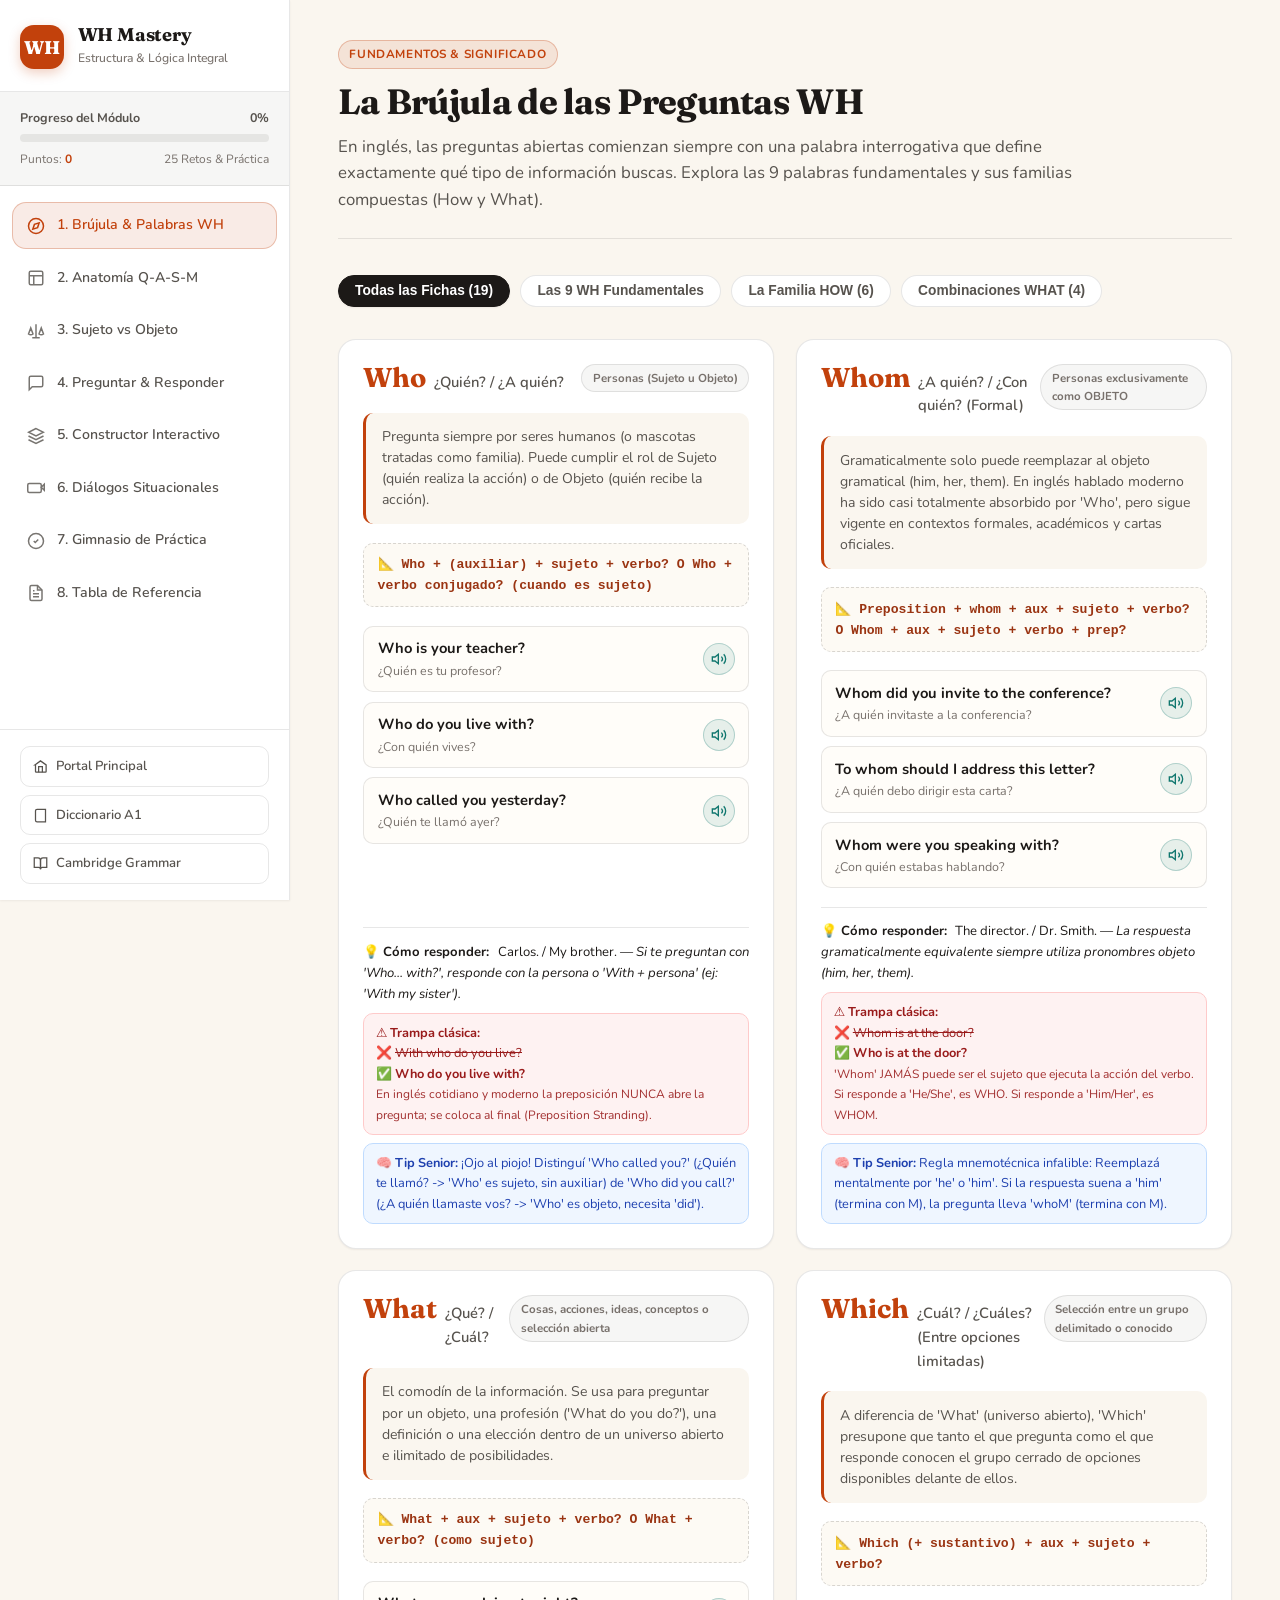
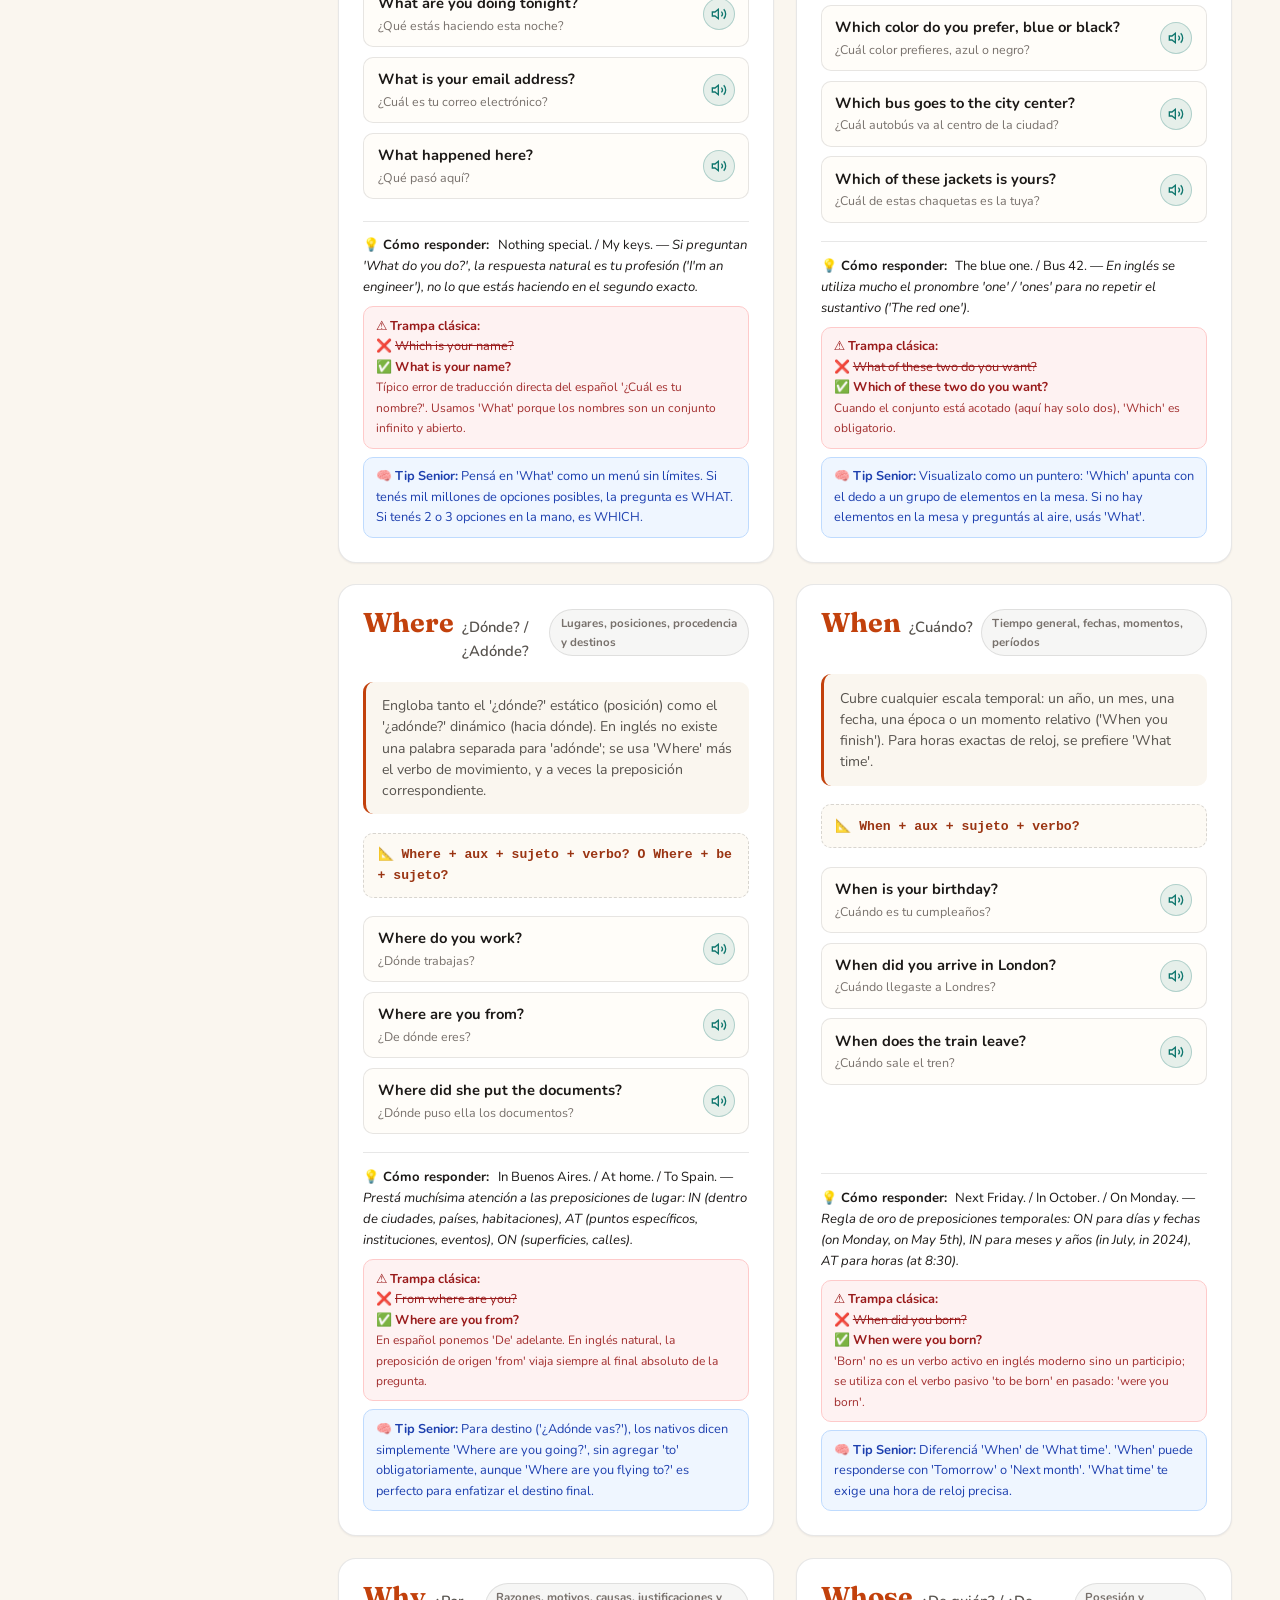
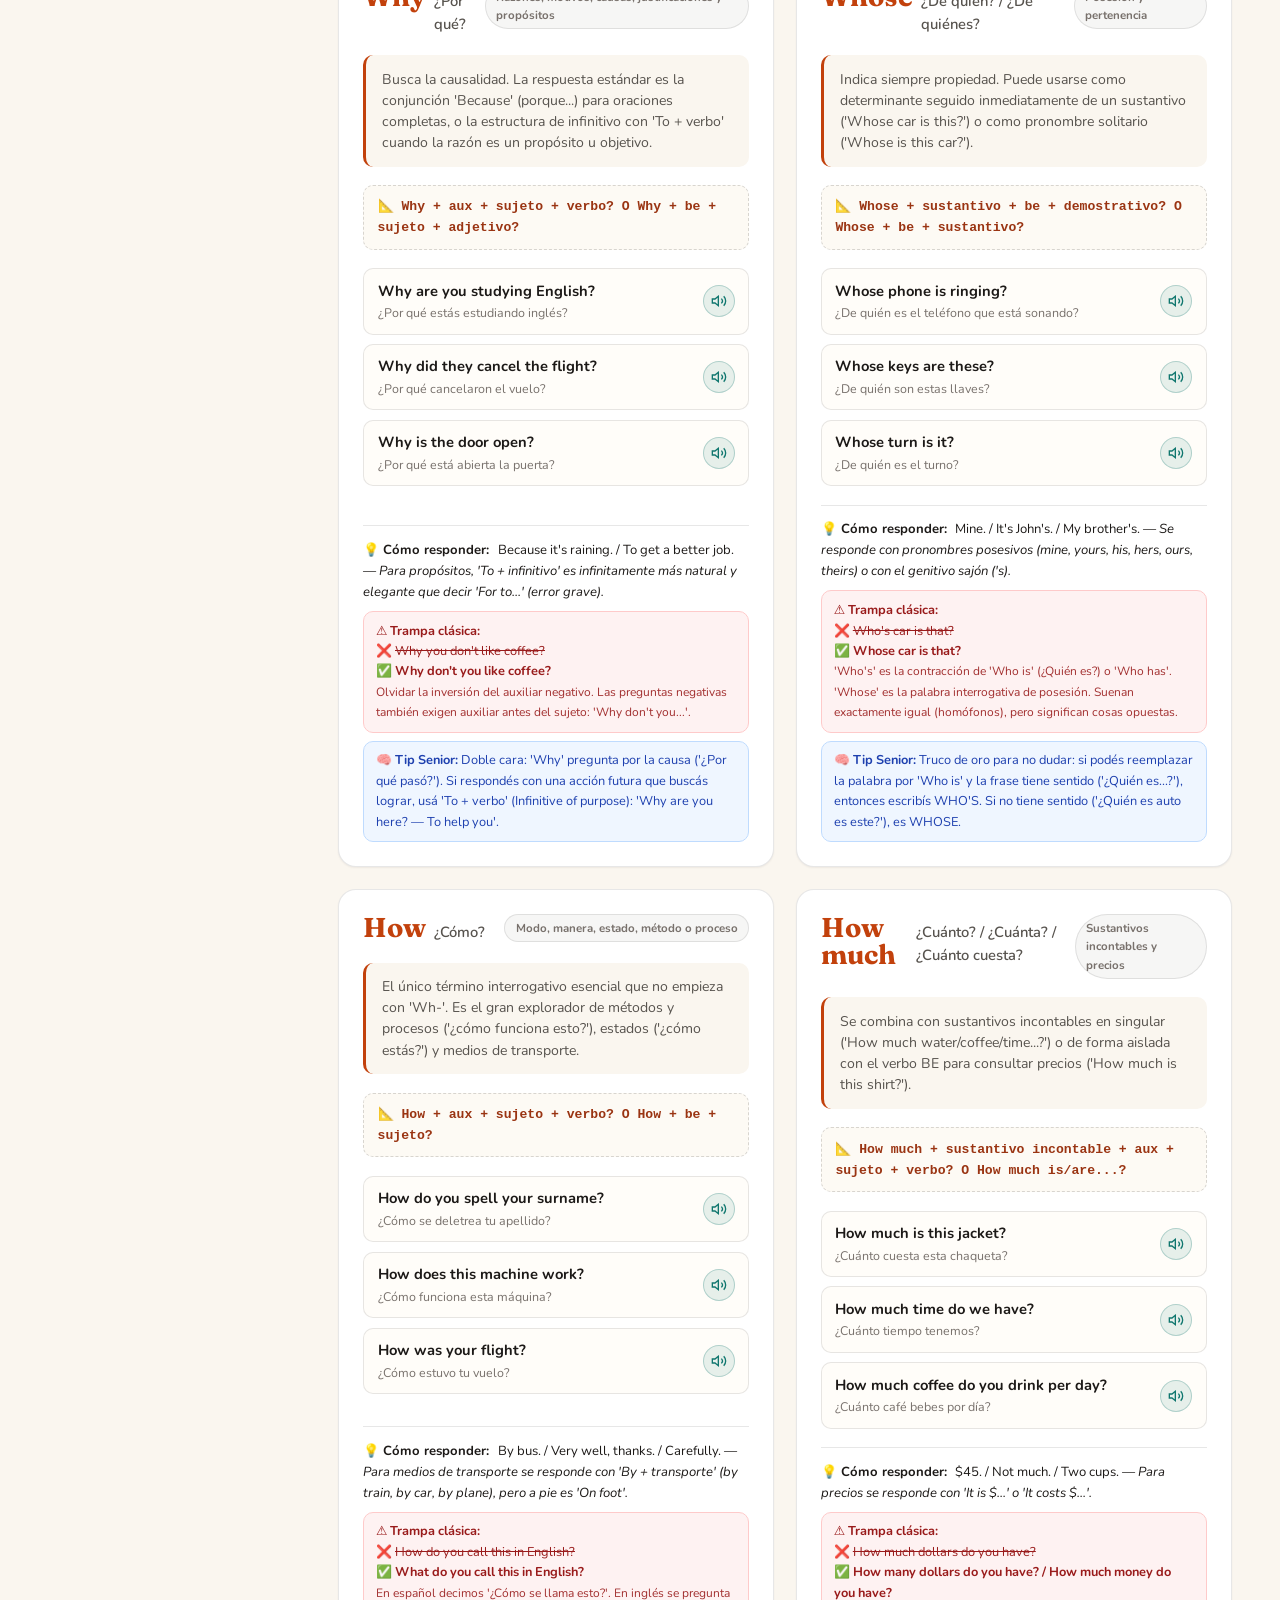
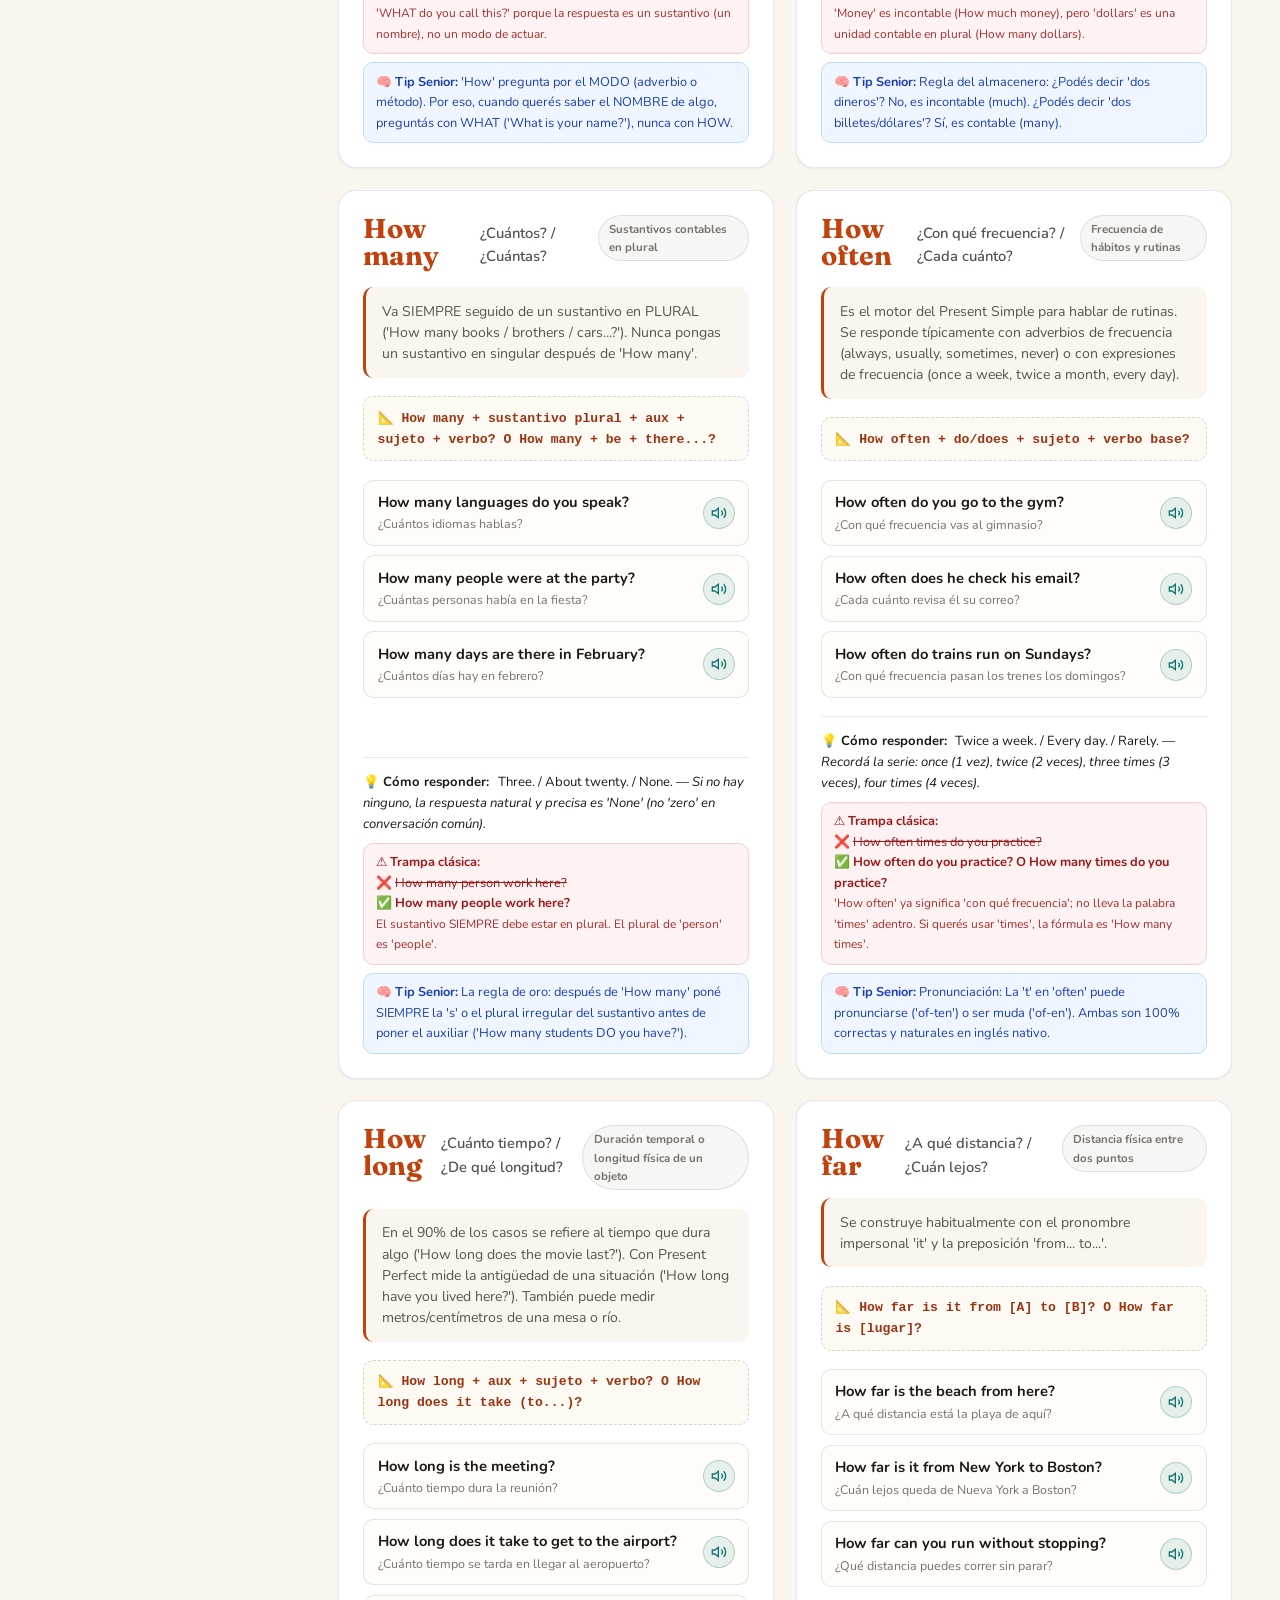
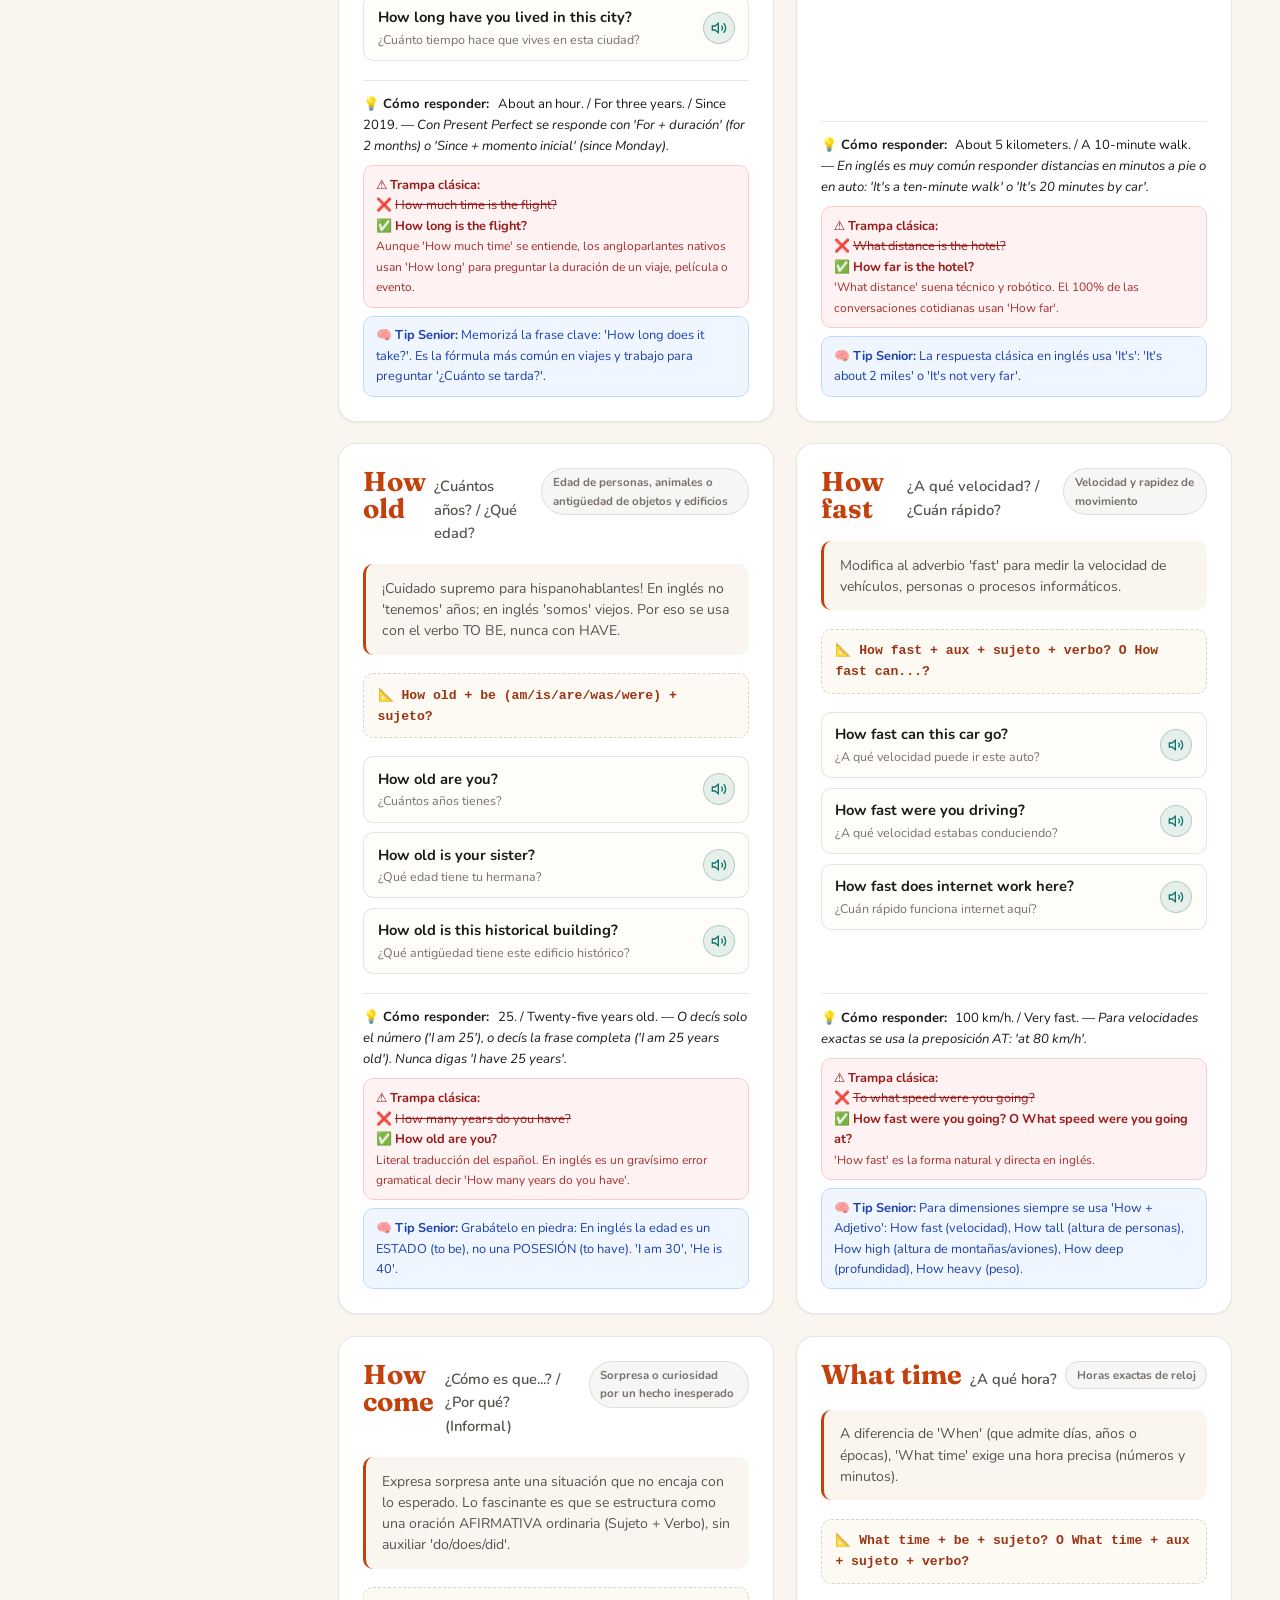
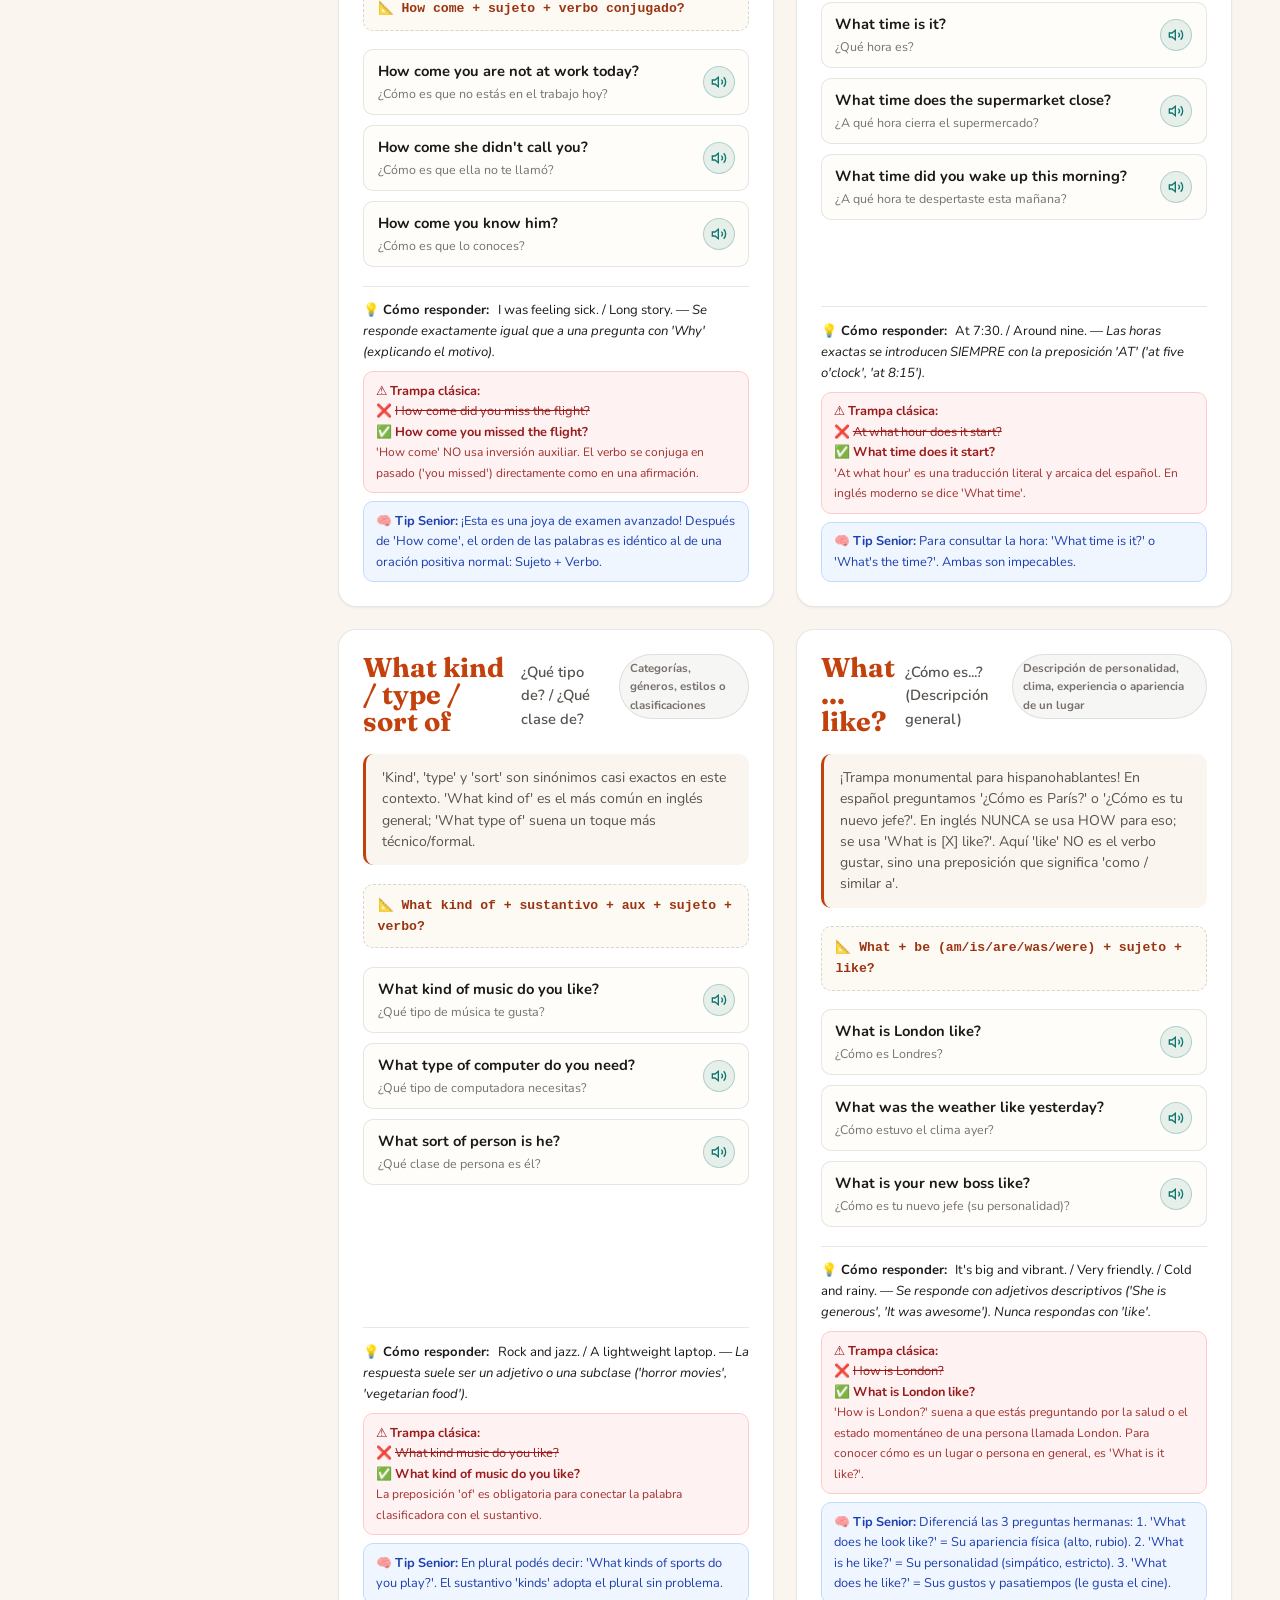
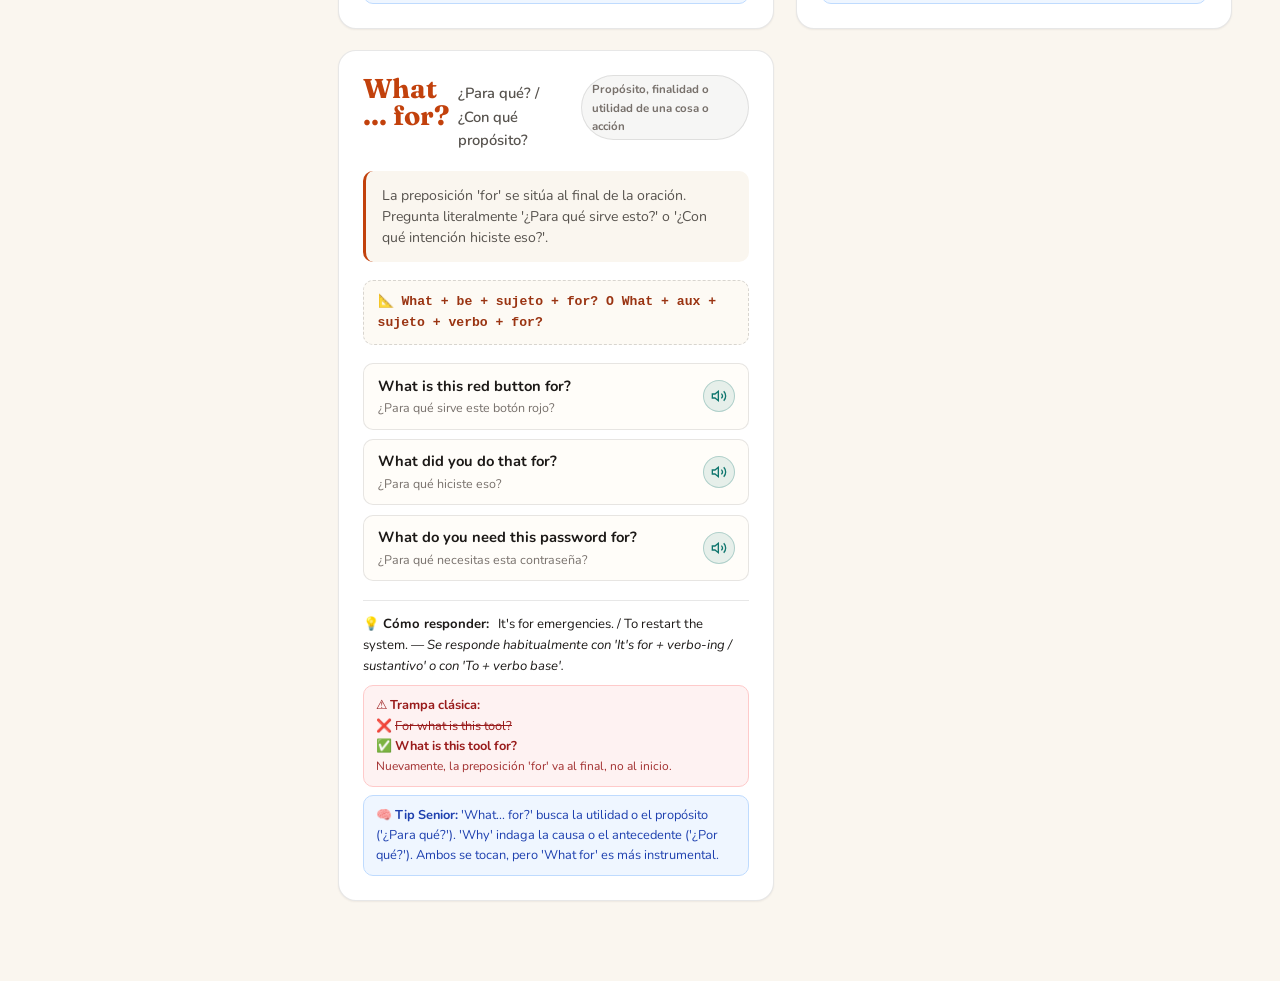
<file: wh-questions/index.html>
<!DOCTYPE html>
<html lang="es">
<head>
  <meta charset="UTF-8">
  <meta name="viewport" content="width=device-width, initial-scale=1.0">
  <meta name="description" content="Módulo interactivo integral para dominar las WH Questions en inglés: significado, fórmulas Q-A-S-M, preguntas de sujeto vs objeto, preposiciones al final, cómo preguntar y responder, constructor interactivo de oraciones y ejercicios con feedback.">
  <title>WH Questions Mastery — Taller Interactivo Integral</title>
  <meta property="og:title" content="WH Questions Mastery — Taller Interactivo Integral">
  <meta property="og:description" content="Aprende y domina todas las formas de usar las WH Questions: estructura Q-A-S-M, sujeto vs objeto, cómo preguntar y responder, laboratorio interactivo y práctica guiada.">
  <meta property="og:type" content="website">
  <link rel="stylesheet" href="../css/shared-theme.css">
  <link rel="stylesheet" href="style.css">
  <link rel="preconnect" href="https://fonts.googleapis.com">
  <link rel="preconnect" href="https://fonts.gstatic.com" crossorigin>
  <link href="https://fonts.googleapis.com/css2?family=Fraunces:opsz,wght@9..144,500;9..144,650;9..144,750;9..144,800&family=Nunito:wght@400;500;600;700;800&display=swap" rel="stylesheet">
</head>
<body>

  <!-- SIDEBAR NAVIGATION -->
  <aside class="sidebar" id="sidebar" aria-label="Navegación del Taller WH">
    <div class="logo-container">
      <div class="logo-badge">WH</div>
      <div class="logo-text">
        <h2>WH Mastery</h2>
        <span>Estructura &amp; Lógica Integral</span>
      </div>
    </div>

    <!-- Progress Card -->
    <div class="sidebar-progress">
      <div class="progress-header">
        <span>Progreso del Módulo</span>
        <span id="sidebar-progress-percent">0%</span>
      </div>
      <div class="progress-bar-wrap">
        <div class="progress-bar-fill" id="sidebar-progress-fill"></div>
      </div>
      <div class="sidebar-stats-row">
        <span>Puntos: <strong id="sidebar-points" style="color:var(--accent-primary);">0</strong></span>
        <span>25 Retos &amp; Práctica</span>
      </div>
    </div>

    <!-- Nav Menu -->
    <ul class="nav-menu">
      <li class="nav-item active" data-target="view-brujula">
        <svg viewBox="0 0 24 24" fill="none" stroke-width="2"><circle cx="12" cy="12" r="10"/><polygon points="16.24 7.76 14.12 14.12 7.76 16.24 9.88 9.88 16.24 7.76"/></svg>
        <span>1. Brújula &amp; Palabras WH</span>
      </li>
      <li class="nav-item" data-target="view-anatomia">
        <svg viewBox="0 0 24 24" fill="none" stroke-width="2"><rect x="3" y="3" width="18" height="18" rx="2"/><path d="M3 9h18M9 21V9"/></svg>
        <span>2. Anatomía Q-A-S-M</span>
      </li>
      <li class="nav-item" data-target="view-avanzado">
        <svg viewBox="0 0 24 24" fill="none" stroke-width="2"><path d="m16 16 3-8 3 8c-.87.65-1.92 1-3 1s-2.13-.35-3-1Z"/><path d="m2 16 3-8 3 8c-.87.65-1.92 1-3 1s-2.13-.35-3-1Z"/><path d="M7 21h10"/><path d="M12 3v18"/></svg>
        <span>3. Sujeto vs Objeto</span>
      </li>
      <li class="nav-item" data-target="view-qa">
        <svg viewBox="0 0 24 24" fill="none" stroke-width="2"><path d="M21 15a2 2 0 0 1-2 2H7l-4 4V5a2 2 0 0 1 2-2h14a2 2 0 0 1 2 2z"/></svg>
        <span>4. Preguntar &amp; Responder</span>
      </li>
      <li class="nav-item" data-target="view-builder">
        <svg viewBox="0 0 24 24" fill="none" stroke-width="2"><polygon points="12 2 2 7 12 12 22 7 12 2"/><polyline points="2 17 12 22 22 17"/><polyline points="2 12 12 17 22 12"/></svg>
        <span>5. Constructor Interactivo</span>
      </li>
      <li class="nav-item" data-target="view-dialogues">
        <svg viewBox="0 0 24 24" fill="none" stroke-width="2"><path d="M17 6.1H3a2 2 0 0 0-2 2v8a2 2 0 0 0 2 2h14a2 2 0 0 0 2-2v-8a2 2 0 0 0-2-2z"/><path d="M23 7l-4 4 4 4V7z"/></svg>
        <span>6. Diálogos Situacionales</span>
      </li>
      <li class="nav-item" data-target="view-exercises">
        <svg viewBox="0 0 24 24" fill="none" stroke-width="2"><path d="M12 22c5.523 0 10-4.477 10-10S17.523 2 12 2 2 6.477 2 12s4.477 10 10 10Z"/><path d="m9 12 2 2 4-4"/></svg>
        <span>7. Gimnasio de Práctica</span>
      </li>
      <li class="nav-item" data-target="view-cheatsheet">
        <svg viewBox="0 0 24 24" fill="none" stroke-width="2"><path d="M14 2H6a2 2 0 0 0-2 2v16a2 2 0 0 0 2 2h12a2 2 0 0 0 2-2V8z"/><polyline points="14 2 14 8 20 8"/><line x1="16" y1="13" x2="8" y2="13"/><line x1="16" y1="17" x2="8" y2="17"/><polyline points="10 9 9 9 8 9"/></svg>
        <span>8. Tabla de Referencia</span>
      </li>
    </ul>

    <!-- Cross-links footer -->
    <div class="sidebar-footer">
      <a href="../index.html" class="btn-portal-link">
        <svg viewBox="0 0 24 24" fill="none" stroke="currentColor" stroke-width="2" style="width:15px;height:15px;"><path d="M3 9.5L12 3l9 6.5V20a1 1 0 0 1-1 1H5a1 1 0 0 1-1-1V9.5z"/><polyline points="9 21 9 12 15 12 15 21"/></svg>
        <span>Portal Principal</span>
      </a>
      <a href="../Diccionario/index.html" class="btn-portal-link">
        <svg viewBox="0 0 24 24" fill="none" stroke="currentColor" stroke-width="2" style="width:15px;height:15px;"><path d="M4 19.5v-15A2.5 2.5 0 0 1 6.5 2H20v20H6.5a2.5 2.5 0 0 1-2.5-2.5Z"/></svg>
        <span>Diccionario A1</span>
      </a>
      <a href="../Cambridge_Grammar/index.html" class="btn-portal-link">
        <svg viewBox="0 0 24 24" fill="none" stroke="currentColor" stroke-width="2" style="width:15px;height:15px;"><path d="M2 3h6a4 4 0 0 1 4 4v14a3 3 0 0 0-3-3H2z"/><path d="M22 3h-6a4 4 0 0 0-4 4v14a3 3 0 0 1 3-3h7z"/></svg>
        <span>Cambridge Grammar</span>
      </a>
    </div>
  </aside>

  <!-- MAIN WRAPPER -->
  <main class="main-wrapper">

    <!-- Top Mobile Bar -->
    <header class="top-mobile-bar">
      <div style="display:flex; align-items:center; gap:0.6rem;">
        <div class="logo-badge" style="width:34px; height:34px; font-size:0.95rem;">WH</div>
        <strong style="font-size:1.05rem;">WH Questions</strong>
      </div>
      <button class="menu-toggle-btn" id="mobile-menu-toggle" aria-label="Abrir menú de navegación">
        <svg viewBox="0 0 24 24" fill="none" stroke="currentColor" stroke-width="2" style="width:20px;height:20px;"><line x1="3" y1="12" x2="21" y2="12"/><line x1="3" y1="6" x2="21" y2="6"/><line x1="3" y1="18" x2="21" y2="18"/></svg>
      </button>
    </header>

    <div class="content-area">

      <!-- ==================================================================
           SECCIÓN 1: BRÚJULA WH (EXPLORER & CARDS)
           ================================================================== -->
      <section class="view-section active" id="view-brujula">
        <header class="section-intro">
          <span class="section-tag">Fundamentos &amp; Significado</span>
          <h1>La Brújula de las Preguntas WH</h1>
          <p>En inglés, las preguntas abiertas comienzan siempre con una palabra interrogativa que define exactamente qué tipo de información buscas. Explora las 9 palabras fundamentales y sus familias compuestas (How y What).</p>
        </header>

        <!-- Chips Filter Bar -->
        <div class="filter-tabs-bar" role="tablist" aria-label="Filtrar palabras interrogativas">
          <button type="button" class="chip-filter active" data-filter="all">Todas las Fichas (19)</button>
          <button type="button" class="chip-filter" data-filter="core">Las 9 WH Fundamentales</button>
          <button type="button" class="chip-filter" data-filter="how_family">La Familia HOW (6)</button>
          <button type="button" class="chip-filter" data-filter="what_family">Combinaciones WHAT (4)</button>
        </div>

        <!-- Cards Grid Container -->
        <div class="wh-cards-grid" id="wh-cards-container">
          <!-- Dynamically populated by app.js -->
        </div>
      </section>

      <!-- ==================================================================
           SECCIÓN 2: ANATOMÍA Q-A-S-M & LAS 6 FÓRMULAS
           ================================================================== -->
      <section class="view-section" id="view-anatomia">
        <header class="section-intro">
          <span class="section-tag teal-tag">Estructura &amp; Lógica</span>
          <h1>El ADN de la Pregunta: Q-A-S-M</h1>
          <p>¿Por qué en español decimos "¿Dónde vives?" pero en inglés decimos "Where do you live?"? En español el verbo cambia de forma ('vivo, vives, vive'); en inglés 'live' apenas se mueve, por lo que el inglés necesita un <strong>auxiliar</strong> que funcione como semáforo para el cerebro.</p>
        </header>

        <!-- QASM Interactive Banner -->
        <div class="qasm-banner">
          <div class="qasm-header">
            <h2>La Regla Nemotécnica Madre: Q - A - S - M</h2>
            <p>Memoriza esta sigla como tu mantra sagrado para armar el 95% de las preguntas en cualquier tiempo verbal en inglés:</p>
          </div>

          <div class="qasm-slots-row">
            <div class="qasm-slot-card card-q">
              <span class="slot-big-letter">Q</span>
              <span class="slot-name">Question Word</span>
              <span class="slot-desc">La palabra interrogativa que define la información que buscas.</span>
              <span class="slot-examples">What, Where, When, Why, Who, How...</span>
            </div>

            <div class="qasm-slot-card card-a">
              <span class="slot-big-letter">A</span>
              <span class="slot-name">Auxiliary / Be</span>
              <span class="slot-desc">El semáforo gramatical. Absorbe el tiempo (presente/pasado) y la persona.</span>
              <span class="slot-examples">do, does, did, can, are, is, have...</span>
            </div>

            <div class="qasm-slot-card card-s">
              <span class="slot-big-letter">S</span>
              <span class="slot-name">Subject</span>
              <span class="slot-desc">El actor que ejecuta o vive la acción del verbo.</span>
              <span class="slot-examples">you, your brother, she, they...</span>
            </div>

            <div class="qasm-slot-card card-m">
              <span class="slot-big-letter">M</span>
              <span class="slot-name">Main Verb</span>
              <span class="slot-desc">El verbo principal. Como el auxiliar ya absorbió el tiempo, va en forma base.</span>
              <span class="slot-examples">live, work, study, go, buy...</span>
            </div>
          </div>
        </div>

        <!-- Master Formulas List -->
        <div class="section-intro" style="margin-top:2.5rem; margin-bottom:1.5rem;">
          <h2 style="font-size:1.6rem; margin:0 0 0.5rem;">Las 6 Fórmulas Maestras con Ejemplos</h2>
          <p style="font-size:0.95rem; color:var(--text-secondary);">Cada tiempo verbal tiene su propio comportamiento. Analiza cómo encaja cada elemento en su casillero.</p>
        </div>

        <div class="formulas-list" id="formulas-container">
          <!-- Dynamically populated by app.js -->
        </div>
      </section>

      <!-- ==================================================================
           SECCIÓN 3: SUJETO VS OBJETO & PREPOSITION STRANDING
           ================================================================== -->
      <section class="view-section" id="view-avanzado">
        <header class="section-intro">
          <span class="section-tag">Las 2 Grandes Trampas</span>
          <h1>Sujeto vs Objeto &amp; Preposiciones al Final</h1>
          <p>Estas dos reglas son el punto de quiebre donde los estudiantes hispanohablantes suelen tropezar. Dominarlas te otorgará fluidez y precisión de nivel profesional.</p>
        </header>

        <!-- Versus Battle: Subject vs Object -->
        <div class="section-intro" style="border:none; padding:0; margin-bottom:1.25rem;">
          <h2 style="font-size:1.5rem; margin-bottom:0.4rem;">1. La Gran Batalla: ¿Quién hace la acción?</h2>
          <p style="font-size:0.95rem;">Observa la diferencia radical entre preguntar por el <strong>objeto</strong> (quien recibe) y el <strong>sujeto</strong> (quien actúa):</p>
        </div>

        <div class="versus-container">
          <!-- Object Column -->
          <div class="versus-column col-object">
            <div class="versus-title-row">
              <span class="versus-heading">Pregunta de OBJETO</span>
              <span class="versus-badge badge-obj">Usa Auxiliar</span>
            </div>
            <table class="versus-table">
              <tr>
                <td><strong>¿Qué busca la pregunta?</strong> La persona o cosa que RECIBE la acción.</td>
              </tr>
              <tr>
                <td><strong>¿Lleva auxiliar DO / DOES / DID?</strong> SÍ, es 100% OBLIGATORIO.</td>
              </tr>
              <tr>
                <td><strong>¿Cómo va el verbo?</strong> En forma base limpia (sin 's' ni pasado).</td>
              </tr>
              <tr>
                <td><strong>Ejemplo clave:</strong> "Who did you call?" (Tú llamaste a alguien).</td>
              </tr>
            </table>
          </div>

          <!-- Subject Column -->
          <div class="versus-column col-subject">
            <div class="versus-title-row">
              <span class="versus-heading">Pregunta de SUJETO</span>
              <span class="versus-badge badge-subj">¡Sin Auxiliar!</span>
            </div>
            <table class="versus-table">
              <tr>
                <td><strong>¿Qué busca la pregunta?</strong> La entidad que EJECUTA la acción.</td>
              </tr>
              <tr>
                <td><strong>¿Lleva auxiliar DO / DOES / DID?</strong> NO, está TERMINANTEMENTE PROHIBIDO.</td>
              </tr>
              <tr>
                <td><strong>¿Cómo va el verbo?</strong> Se conjuga DIRECTAMENTE en pasado o con 's'.</td>
              </tr>
              <tr>
                <td><strong>Ejemplo clave:</strong> "Who called you?" (Alguien te llamó a ti).</td>
              </tr>
            </table>
          </div>
        </div>

        <!-- Scenarios Deep Dive -->
        <div id="subject-deepdive-container"></div>

        <!-- Preposition Stranding Block -->
        <div class="prep-visual-block" style="margin-top:2.5rem;">
          <div class="section-intro" style="border:none; padding:0; margin-bottom:1rem;">
            <span class="section-tag teal-tag">Preposition Stranding</span>
            <h2 style="font-size:1.5rem; margin-bottom:0.4rem;">2. La Preposición al Final</h2>
            <p style="font-size:0.95rem; line-height:1.6;">
              En español la preposición viaja al frente: <em>"¿<strong>De</strong> dónde eres?"</em>, <em>"¿<strong>Con</strong> quién hablas?"</em>. En inglés natural y cotidiano, las preposiciones viajan siempre al <strong>final absoluto</strong> de la pregunta:
            </p>
          </div>

          <div class="prep-grid" id="prep-grid-container">
            <!-- Dynamically populated by app.js -->
          </div>

          <div style="background:#f0fdf4; border:1px solid #bbf7d0; border-radius:var(--radius-sm); padding:1rem; margin-top:1.5rem; font-size:0.86rem; color:#14532d;">
            <strong>💡 Consejo del Arquitecto:</strong> Abrir con la preposición (<em>"To whom are you speaking?"</em>) es técnicamente gramatical en inglés antiguo, pero en la vida real suena excesivamente formal y pomposo. Usa la preposición al final para sonar natural y moderno.
          </div>
        </div>
      </section>

      <!-- ==================================================================
           SECCIÓN 4: CÓMO PREGUNTAR Y RESPONDER
           ================================================================== -->
      <section class="view-section" id="view-qa">
        <header class="section-intro">
          <span class="section-tag">Conversación &amp; Naturalidad</span>
          <h1>El Arte de Preguntar y Responder</h1>
          <p>Un error clásico de los estudiantes es responder con oraciones completas y robóticas. Los hablantes nativos responden con estructuras concisas y preposiciones precisas.</p>
        </header>

        <div class="qa-grid" id="qa-grid-container">
          <!-- Dynamically populated by app.js -->
        </div>

        <!-- Intonation Masterclass -->
        <div class="intonation-box">
          <span class="section-tag" style="background:rgba(255,255,255,0.15); color:#ffffff; border-color:rgba(255,255,255,0.3);">Fonética &amp; Entonación</span>
          <h3>La Curva Melódica de las WH Questions</h3>
          <p>A diferencia de las preguntas de Sí/No (que suben de tono al final: <em>"Are you ready? ↗"</em>), las <strong>WH Questions tienen entonación descendente (↘ Falling Intonation)</strong>. La melodía de la voz cae al cerrar la oración:</p>

          <div class="intonation-curve-demo">
            <div>
              <div style="font-size:1.15rem; font-weight:700; color:#ffffff;">Where do you LIVE? ↘</div>
              <span style="font-size:0.82rem; color:#a8a29e;">El pico de énfasis está en el verbo 'live' y luego la voz desciende suavemente.</span>
            </div>
            <button class="btn-tts" style="background:#ffffff; color:#1c1917; width:40px; height:40px;" onclick="playWhAudio('Where do you live?')">
              <svg viewBox="0 0 24 24" fill="none" stroke="currentColor" stroke-width="2" style="width:18px;height:18px;"><polygon points="11 5 6 9 2 9 2 15 6 15 11 19 11 5"/><path d="M15.54 8.46a5 5 0 0 1 0 7.07"/></svg>
            </button>
          </div>
        </div>
      </section>

      <!-- ==================================================================
           SECCIÓN 5: LABORATORIO INTERACTIVO (SENTENCE BUILDER)
           ================================================================== -->
      <section class="view-section" id="view-builder">
        <header class="section-intro">
          <span class="section-tag teal-tag">Laboratorio Práctico</span>
          <h1>Constructor Interactivo de Preguntas</h1>
          <p>Pon a prueba tu comprensión de la estructura Q-A-S-M. Selecciona las palabras de cada categoría para colocarlas en sus ranuras correspondientes y verifica la precisión sintáctica en tiempo real.</p>
        </header>

        <!-- Builder Stage -->
        <div class="builder-stage">
          <div class="challenge-selector-bar">
            <span class="challenge-count" id="challenge-counter">Reto 1 de 12</span>
            <div class="challenge-nav-btns">
              <button type="button" class="btn-nav-challenge" id="btn-prev-challenge" onclick="prevChallenge()">← Anterior</button>
              <button type="button" class="btn-nav-challenge" id="btn-next-challenge" onclick="nextChallenge()">Siguiente →</button>
            </div>
          </div>

          <div class="challenge-prompt-card">
            <span class="challenge-category-pill" id="challenge-cat-badge">Present Simple</span>
            <h2 class="challenge-es-prompt" id="challenge-prompt">¿Dónde vive tu hermano?</h2>
          </div>

          <!-- Slots Track -->
          <div class="builder-slots-track" id="builder-slots-track">
            <!-- Dynamically populated by app.js -->
          </div>

          <!-- Words Chips Bank -->
          <div class="chips-bank-container" id="builder-chips-bank">
            <!-- Dynamically populated by app.js -->
          </div>

          <!-- Actions Row -->
          <div class="builder-actions-row">
            <button type="button" class="btn-builder-action btn-reset-builder" onclick="resetCurrentChallenge()">Limpiar Ranuras</button>
            <button type="button" class="btn-builder-action btn-check-builder" onclick="checkBuilderAnswer()">Comprobar Sintaxis</button>
          </div>

          <!-- Feedback Alert -->
          <div class="builder-feedback-alert" id="builder-feedback"></div>
        </div>
      </section>

      <!-- ==================================================================
           SECCIÓN 6: DIÁLOGOS SITUACIONALES
           ================================================================== -->
      <section class="view-section" id="view-dialogues">
        <header class="section-intro">
          <span class="section-tag">Simulador Conversacional</span>
          <h1>Diálogos Situacionales de la Vida Real</h1>
          <p>Aprende a responder de manera natural en situaciones cotidianas: en una cafetería, en el aeropuerto, en una entrevista de trabajo o charlando con nuevos colegas.</p>
        </header>

        <div class="dialogues-grid" id="dialogues-list-container">
          <!-- Dynamically populated by app.js -->
        </div>
      </section>

      <!-- ==================================================================
           SECCIÓN 7: GIMNASIO DE PRÁCTICA (25 EJERCICIOS)
           ================================================================== -->
      <section class="view-section" id="view-exercises">
        <header class="section-intro">
          <span class="section-tag teal-tag">Evaluación &amp; Desafío</span>
          <h1>Gimnasio de Práctica (25 Ejercicios)</h1>
          <p>25 ejercicios clasificados por niveles de dificultad: selección de la palabra WH adecuada, corrección de errores típicos (Spot the mistake), preguntas de sujeto vs objeto y preposiciones finales.</p>
        </header>

        <div class="quiz-controls-header">
          <div class="quiz-score-indicator" id="quiz-score-header">
            Respondidas: <strong>0/25</strong> | Aciertos: <strong>0</strong> (0%)
          </div>
        </div>

        <div class="quiz-cards-list" id="quiz-cards-container">
          <!-- Dynamically populated by app.js -->
        </div>
      </section>

      <!-- ==================================================================
           SECCIÓN 8: TABLA DE REFERENCIA / CHEAT SHEET
           ================================================================== -->
      <section class="view-section" id="view-cheatsheet">
        <header class="section-intro">
          <span class="section-tag">Guía Rápida Imprimible</span>
          <h1>Tabla Periódica de las WH Questions</h1>
          <p>Un resumen visual condensado con todas las palabras interrogativas, su significado, su uso comunicativo, su fórmula y la trampa más común a evitar.</p>
        </header>

        <div style="display:flex; justify-content:flex-end; margin-bottom:1rem;">
          <button type="button" class="btn-builder-action btn-reset-builder" onclick="printCheatSheet()" style="display:inline-flex; align-items:center; gap:0.5rem;">
            <svg viewBox="0 0 24 24" fill="none" stroke="currentColor" stroke-width="2" style="width:16px;height:16px;"><polyline points="6 9 6 2 18 2 18 9"/><path d="M6 18H4a2 2 0 0 1-2-2v-5a2 2 0 0 1 2-2h16a2 2 0 0 1 2 2v5a2 2 0 0 1-2 2h-2"/><rect x="6" y="14" width="12" height="8"/></svg>
            <span>Imprimir / Guardar PDF</span>
          </button>
        </div>

        <div class="cheat-table-wrap">
          <table class="cheat-table">
            <thead>
              <tr>
                <th>Palabra WH</th>
                <th>Significado</th>
                <th>Para qué sirve</th>
                <th>Ejemplo con Q-A-S-M</th>
                <th>¡Ojo al piojo! (Trampa a evitar)</th>
              </tr>
            </thead>
            <tbody id="cheat-sheet-tbody">
              <!-- Dynamically populated by app.js -->
            </tbody>
          </table>
        </div>
      </section>

    </div>
  </main>

  <!-- SCRIPTS -->
  <script src="data.js"></script>
  <script src="app.js"></script>
</body>
</html>
</file>
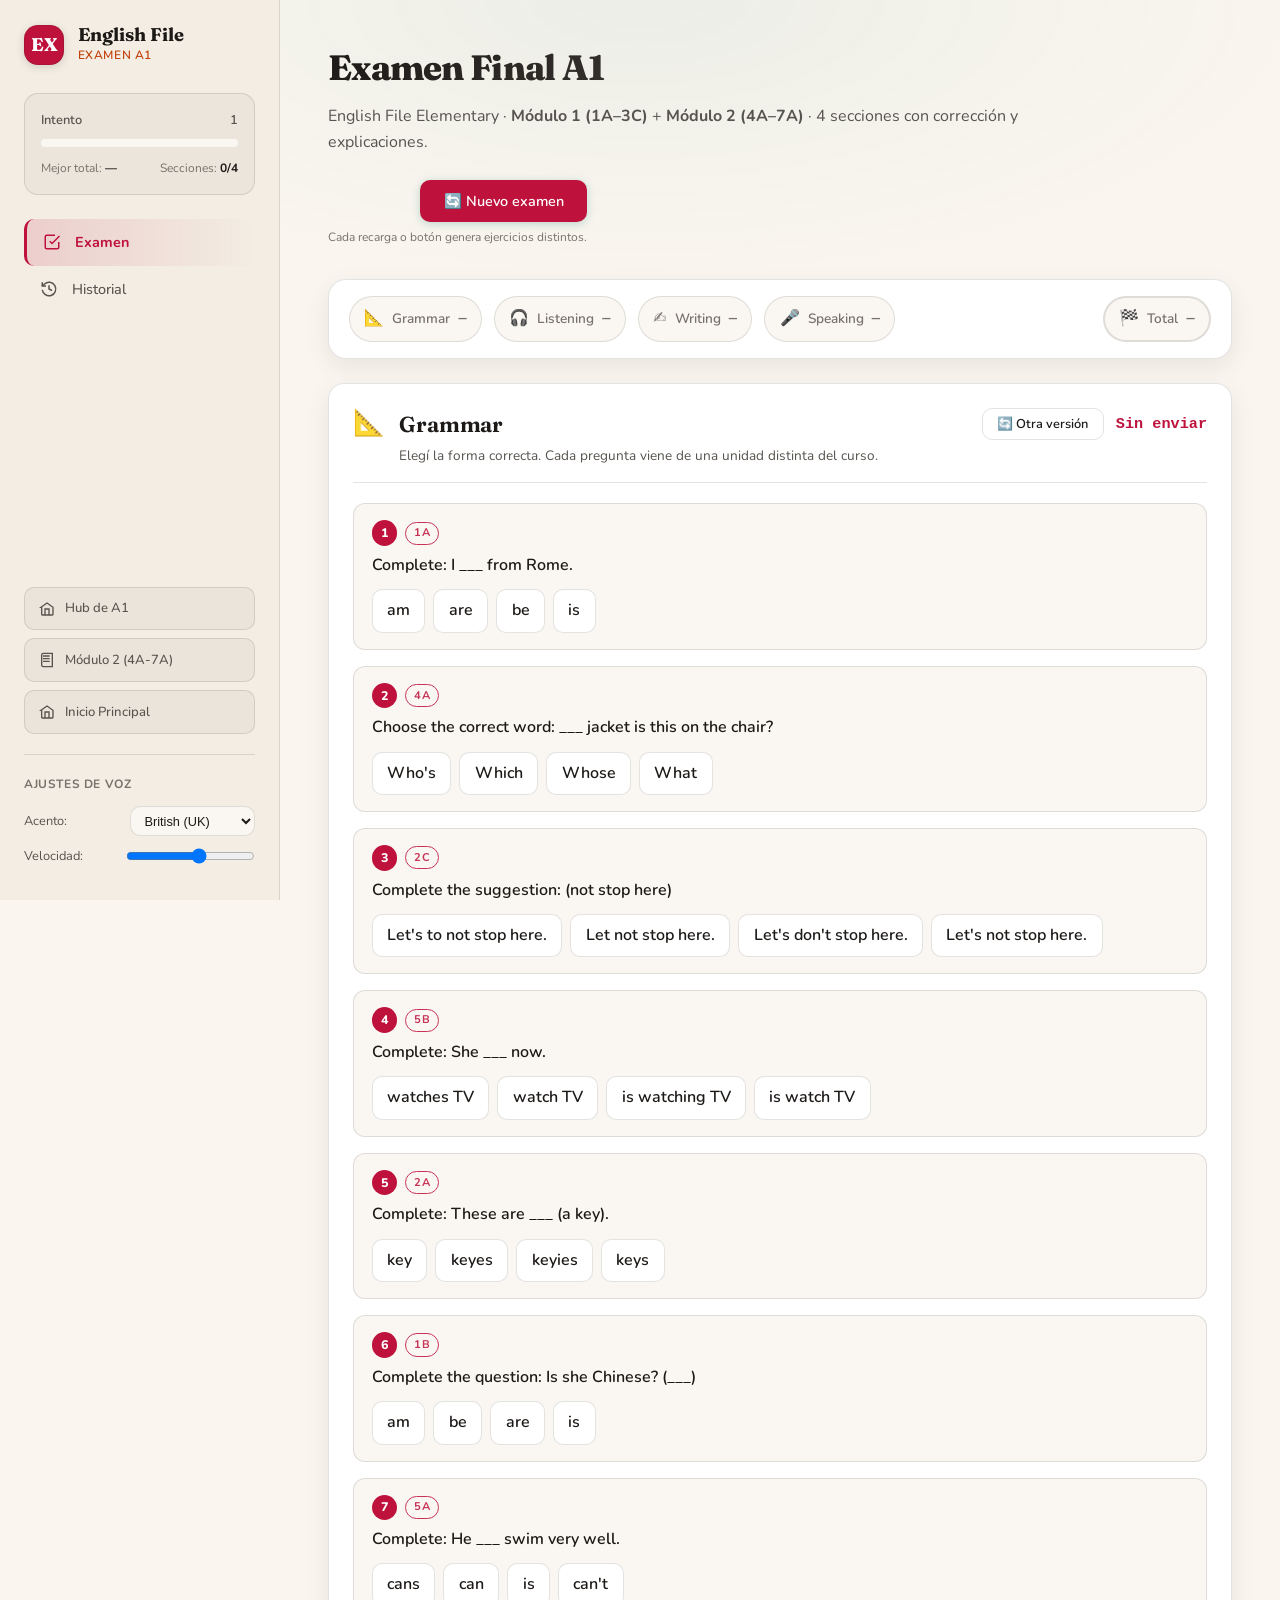
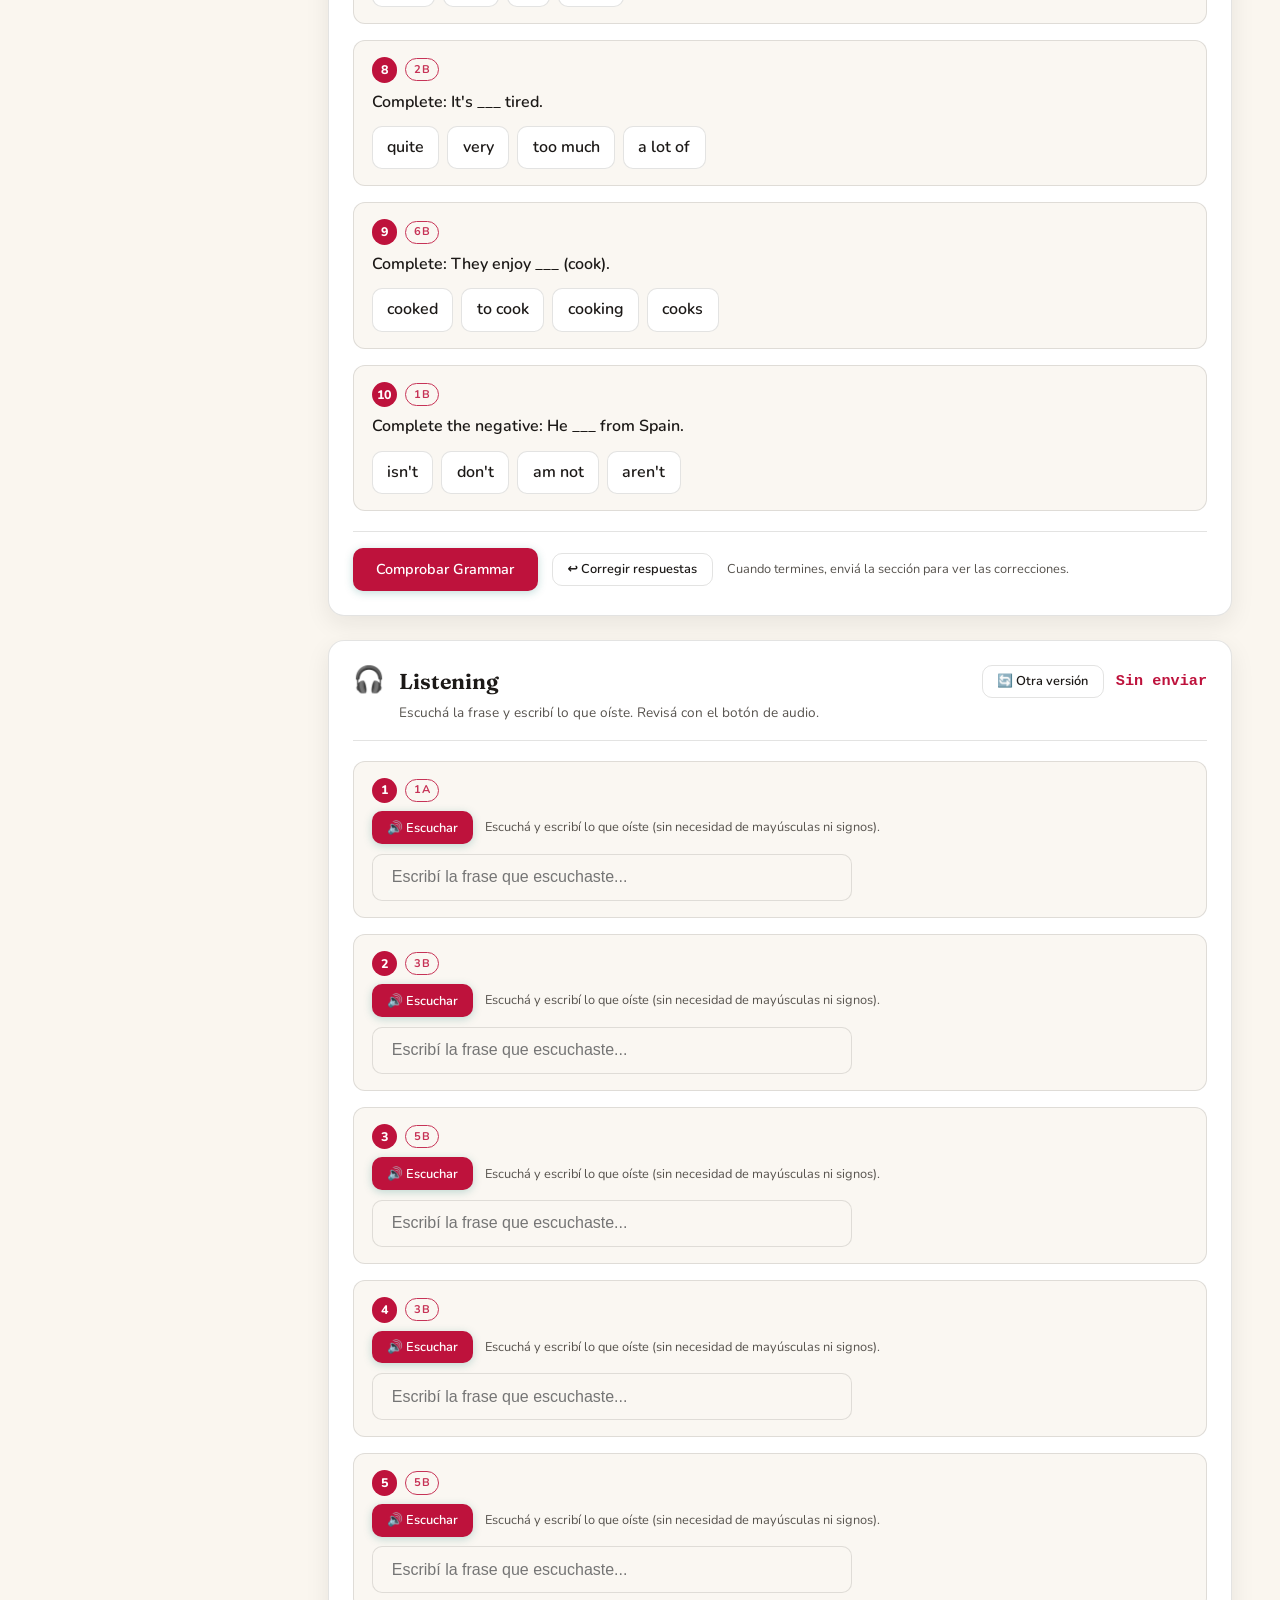
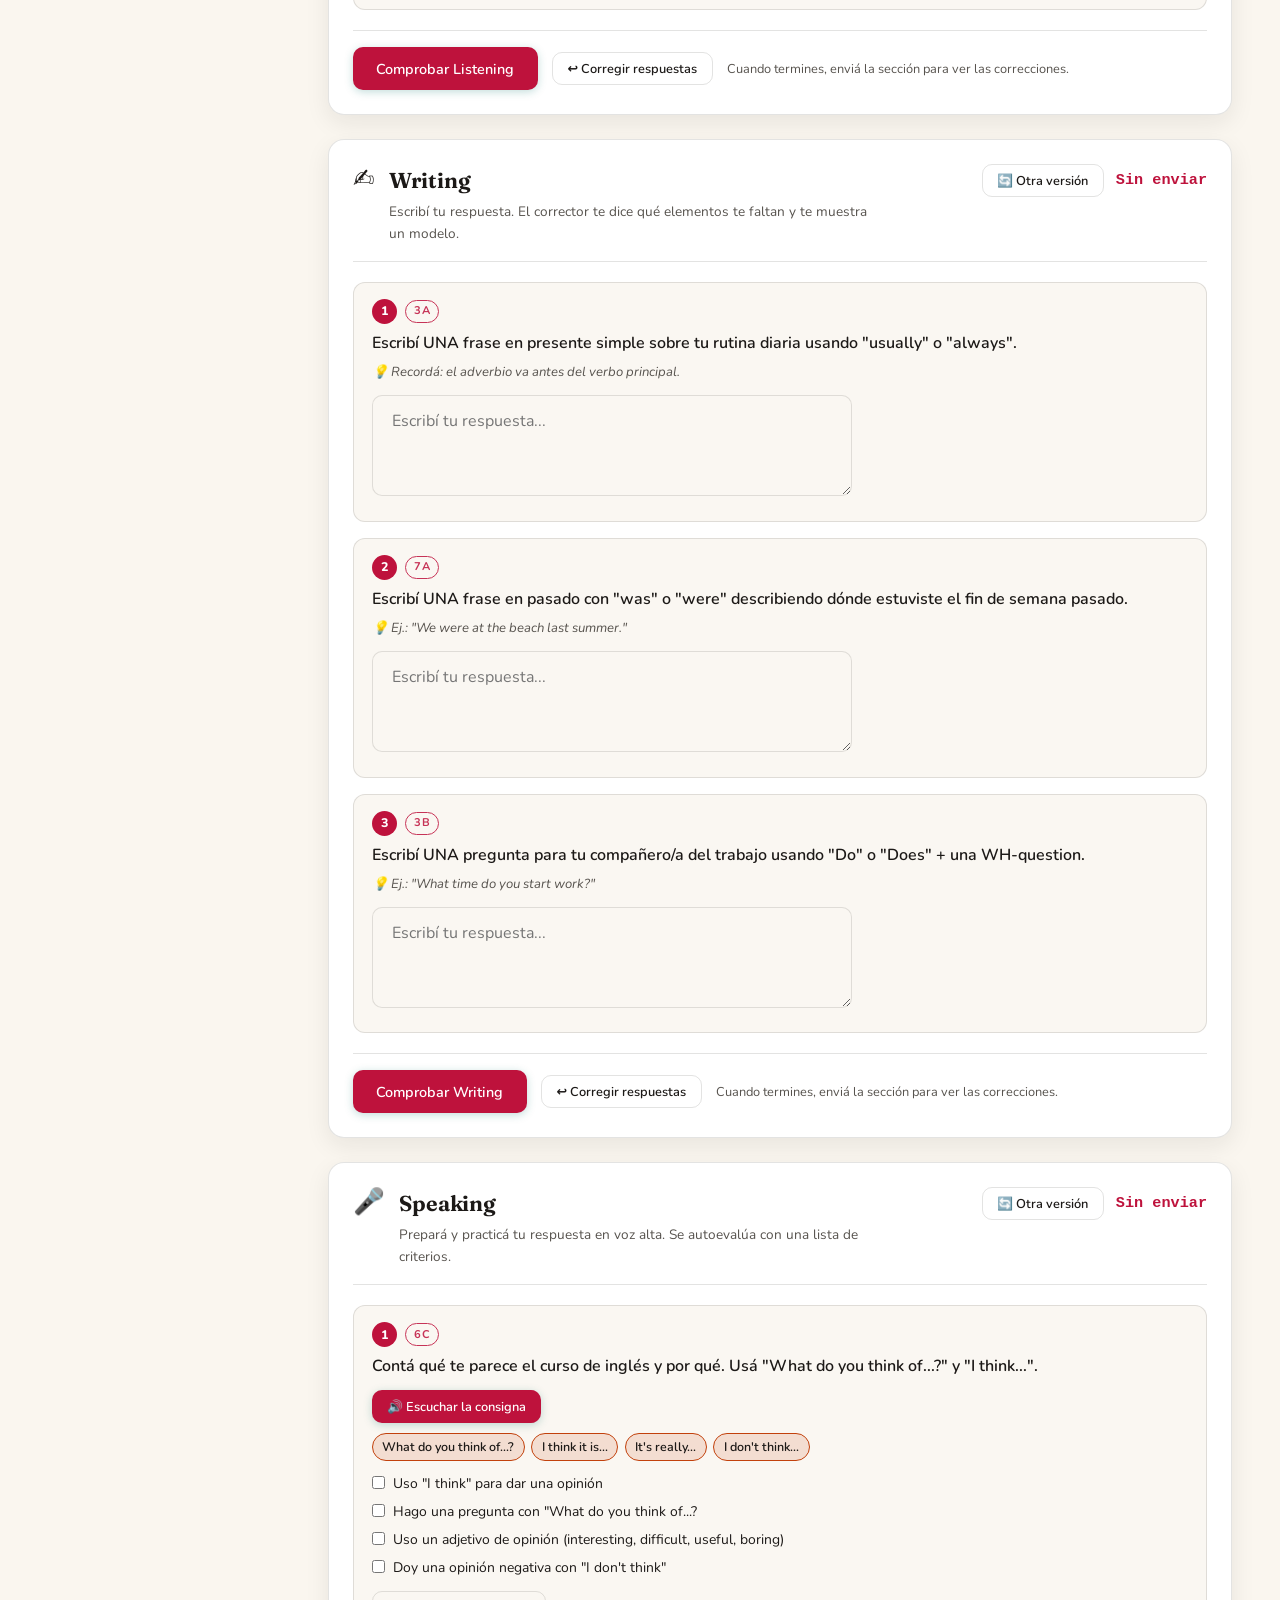
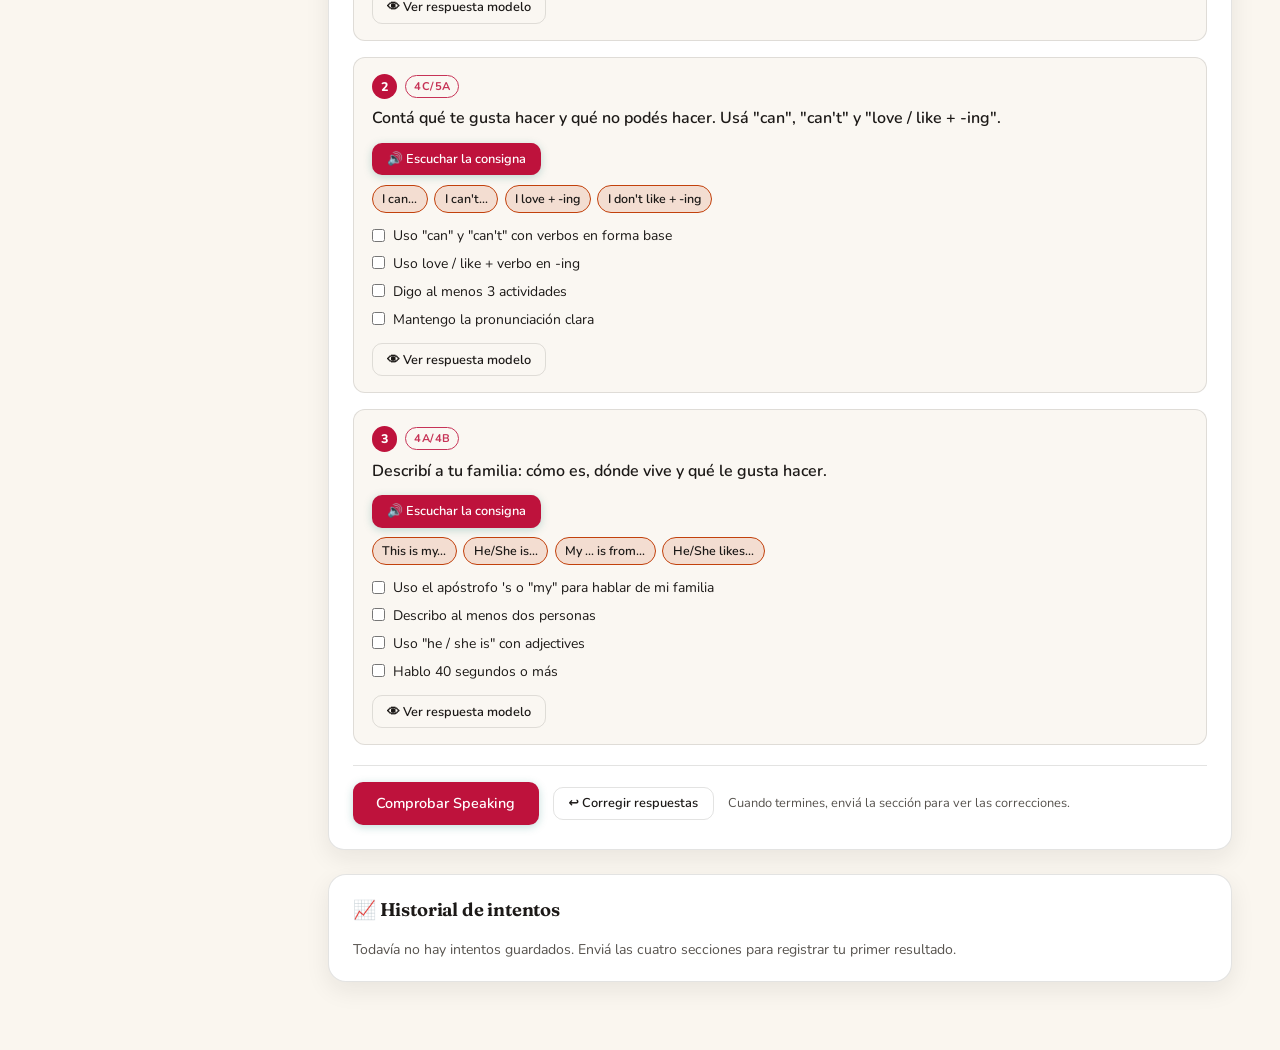
<file: A1/exams/index.html>
<!DOCTYPE html>
<html lang="es">
<head>
  <meta charset="UTF-8">
  <meta name="viewport" content="width=device-width, initial-scale=1.0">
  <meta name="description" content="Examen interactivo de English File Elementary A1 (Módulos 1 y 2: unidades 1A a 7A). Secciones de Grammar, Listening, Writing y Speaking con corrección automática, explicaciones y respuestas modelo. Cada refresh genera un examen nuevo.">
  <title>Examen A1 · English File Elementary (Módulos 1 y 2)</title>
  <meta property="og:title" content="Examen A1 · English File Elementary (Módulos 1 y 2)">
  <meta property="og:description" content="Examen interactivo de English File Elementary A1 (Módulos 1 y 2). Grammar, Listening, Writing y Speaking con corrección automática y explicaciones.">
  <meta property="og:type" content="website">
  <link rel="stylesheet" href="../../css/shared-theme.css">
  <link rel="stylesheet" href="style.css">
  <link rel="preconnect" href="https://fonts.googleapis.com">
  <link rel="preconnect" href="https://fonts.gstatic.com" crossorigin>
  <link href="https://fonts.googleapis.com/css2?family=Fraunces:opsz,wght@9..144,500;9..144,650;9..144,750&family=Nunito:wght@400;500;600;700;800&display=swap" rel="stylesheet">
</head>
<body>

  <aside class="sidebar">
    <div class="logo-container">
      <div class="logo-icon">EX</div>
      <div class="logo-text">
        <span class="logo-title">English File</span>
        <span class="logo-subtitle">Examen A1</span>
      </div>
    </div>

    <div class="sidebar-stats">
      <div class="stat-header">
        <span>Intento</span>
        <span id="exam-attempt">1</span>
      </div>
      <div class="progress-bar-container">
        <div class="progress-bar-fill" id="overall-progress-fill" style="width: 0%;"></div>
      </div>
      <div class="stat-score">
        <span>Mejor total: <strong id="best-score">—</strong></span>
        <span>Secciones: <strong id="sections-done">0/4</strong></span>
      </div>
    </div>

    <nav class="nav-links">
      <ul style="list-style:none; padding:0; margin:0;">
        <li class="nav-item active" data-target="exam-top">
          <svg class="nav-icon" viewBox="0 0 24 24" fill="none" stroke="currentColor" stroke-width="2"><path d="M9 11l3 3L22 4"/><path d="M21 12v7a2 2 0 0 1-2 2H5a2 2 0 0 1-2-2V5a2 2 0 0 1 2-2h11"/></svg>
          <span>Examen</span>
        </li>
        <li class="nav-item" data-target="history-block">
          <svg class="nav-icon" viewBox="0 0 24 24" fill="none" stroke="currentColor" stroke-width="2"><path d="M3 3v5h5"/><path d="M3.05 13A9 9 0 1 0 6 5.3L3 8"/><path d="M12 7v5l4 2"/></svg>
          <span>Historial</span>
        </li>
      </ul>
    </nav>

    <div class="sidebar-home">
      <a href="../index.html" class="btn-home">
        <svg viewBox="0 0 24 24" fill="none" stroke="currentColor" stroke-width="2" style="width:16px;height:16px;flex-shrink:0;"><path d="M3 9.5L12 3l9 6.5V20a1 1 0 0 1-1 1H5a1 1 0 0 1-1-1V9.5z"/><polyline points="9 21 9 12 15 12 15 21"/></svg>
        <span>Hub de A1</span>
      </a>
      <a href="../modulo2/index.html" class="btn-home">
        <svg viewBox="0 0 24 24" fill="none" stroke="currentColor" stroke-width="2" style="width:16px;height:16px;flex-shrink:0;"><path d="M4 19.5v-15A2.5 2.5 0 0 1 6.5 2H20v20H6.5a2.5 2.5 0 0 1-2.5-2.5Z"/><path d="M6 6h10M6 10h10M6 14h10"/></svg>
        <span>Módulo 2 (4A-7A)</span>
      </a>
      <a href="../../index.html" class="btn-home">
        <svg viewBox="0 0 24 24" fill="none" stroke="currentColor" stroke-width="2" style="width:16px;height:16px;flex-shrink:0;"><path d="M3 9.5L12 3l9 6.5V20a1 1 0 0 1-1 1H5a1 1 0 0 1-1-1V9.5z"/><polyline points="9 21 9 12 15 12 15 21"/></svg>
        <span>Inicio Principal</span>
      </a>
    </div>

    <div class="sidebar-settings">
      <div class="settings-title">Ajustes de Voz</div>
      <div class="setting-row">
        <span>Acento:</span>
        <select id="voice-accent-selector" class="custom-select">
          <option value="en-GB" selected>British (UK)</option>
          <option value="en-US">American (US)</option>
        </select>
      </div>
      <div class="setting-row">
        <span>Velocidad:</span>
        <input type="range" id="voice-speed-slider" min="0.5" max="1.2" step="0.1" value="0.9">
      </div>
    </div>
  </aside>

  <main class="main-content">

    <section id="exam-top" class="page-section active">
      <header class="section-header exam-header">
        <div class="exam-header-text">
          <h1 class="page-title">Examen Final A1</h1>
          <p class="page-subtitle">English File Elementary · <strong>Módulo 1 (1A–3C)</strong> + <strong>Módulo 2 (4A–7A)</strong> · 4 secciones con corrección y explicaciones.</p>
        </div>
        <div class="exam-header-actions">
          <button type="button" class="btn btn-primary" id="btn-new-exam">🔄 Nuevo examen</button>
          <span class="exam-refresh-hint">Cada recarga o botón genera ejercicios distintos.</span>
        </div>
      </header>

      <div class="card exam-summary-card">
        <div class="exam-summary" id="exam-summary"></div>
      </div>

      <div class="exam-section" id="section-grammar"></div>
      <div class="exam-section" id="section-listening"></div>
      <div class="exam-section" id="section-writing"></div>
      <div class="exam-section" id="section-speaking"></div>

      <div class="card exam-history-card" id="history-block">
        <h2 class="exam-history-title">📈 Historial de intentos</h2>
        <div id="exam-history"></div>
      </div>

    </section>

  </main>

  <script src="data.js"></script>
  <script src="app.js"></script>
</body>
</html>
</file>
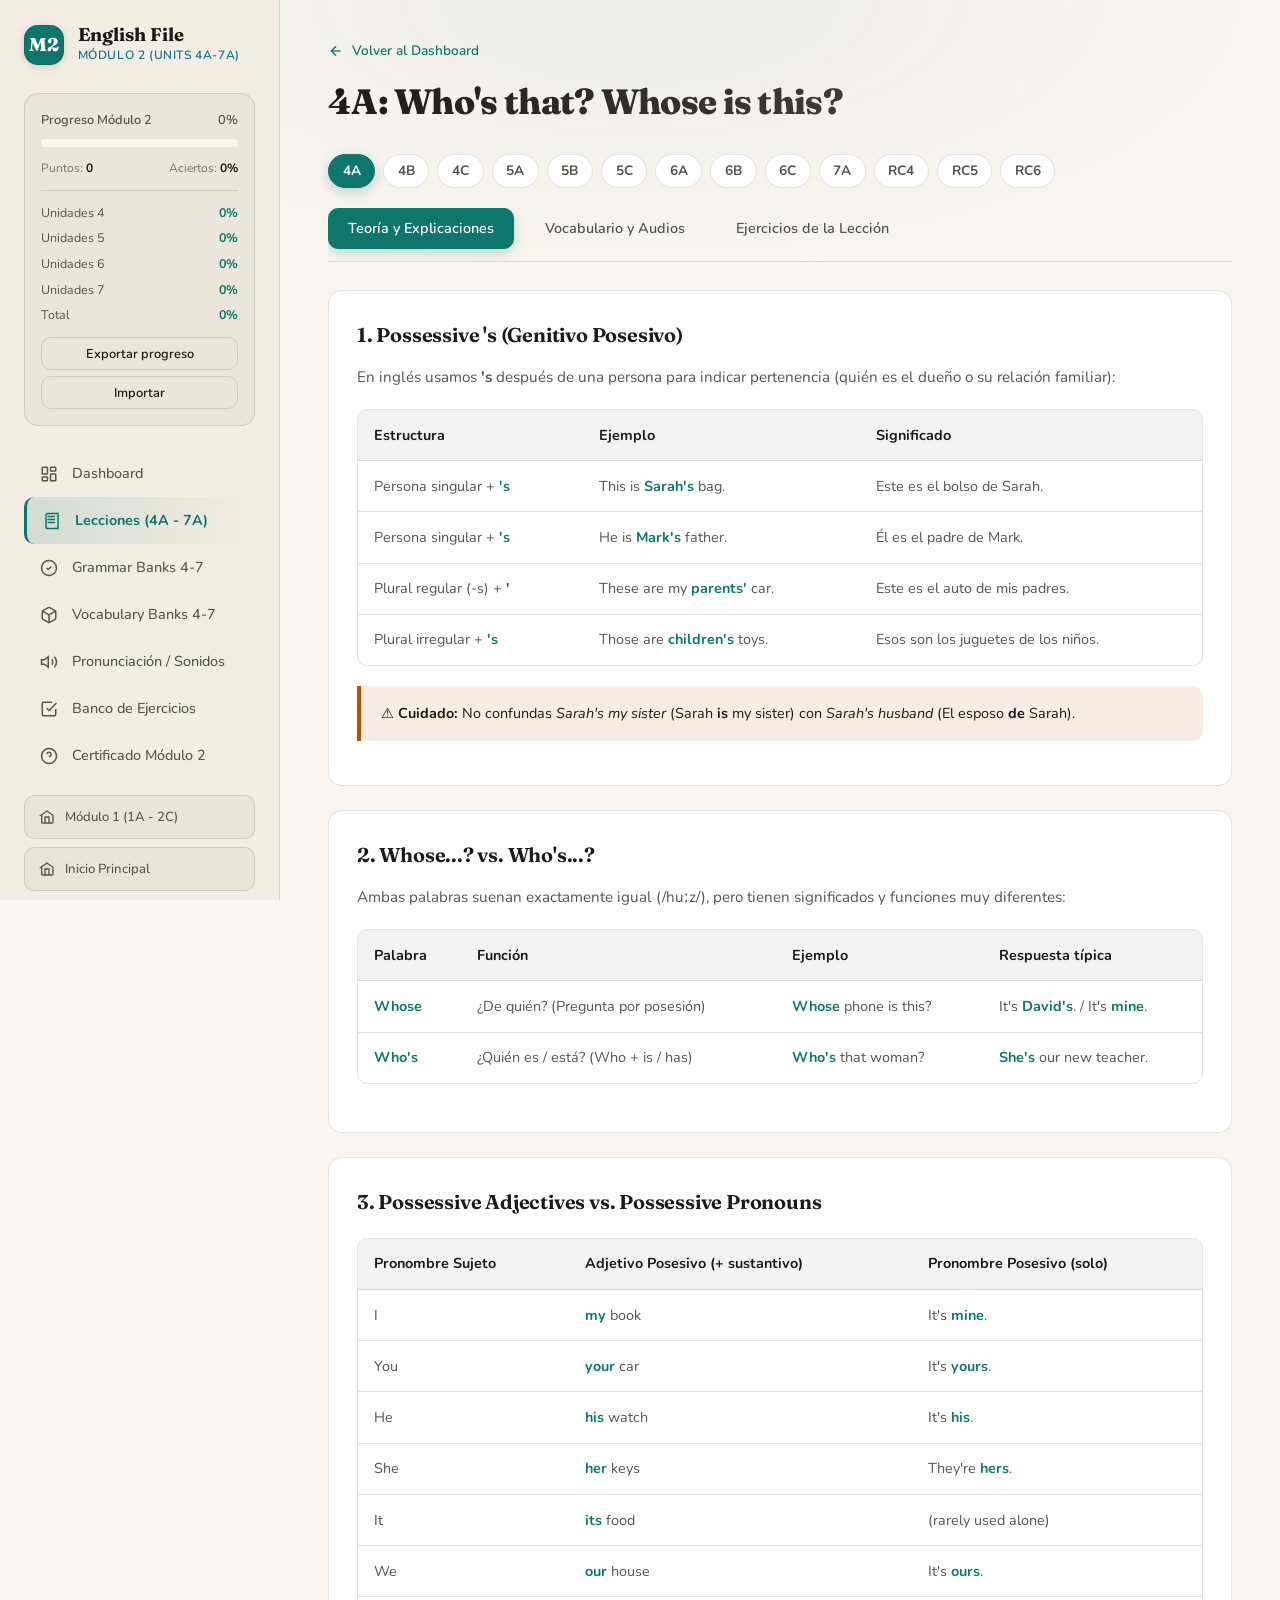
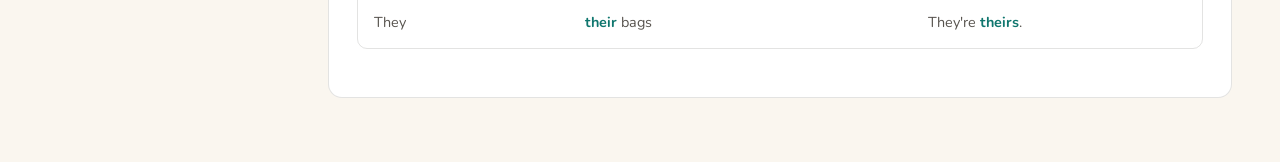
<file: A1/modulo2/index.html>
<!DOCTYPE html>
<html lang="es">
<head>
  <meta charset="UTF-8">
  <meta name="viewport" content="width=device-width, initial-scale=1.0">
  <meta name="description" content="Portal interactivo de estudio para English File Elementary A1 - Módulo 2 (Unidades 4A–7A). Posesivos, rutinas, adverbios de frecuencia, can/can't, present continuous, present simple vs. continuous, el clima y las estaciones, pronombres objeto, like + -ing, fechas y números ordinales, revisión be/do, música, pasado simple de be (was/were), formación de palabras (write → writer), acento de frase, Grammar Banks 4, 5, 6 y 7, vocabulario y ejercicios.">
  <title>English File Elementary - Módulo 2 (Units 4A - 7A)</title>
  <meta property="og:title" content="English File Elementary - Módulo 2 (Units 4A - 7A)">
  <meta property="og:description" content="Portal interactivo de estudio para English File Elementary A1 - Módulo 2 (Unidades 4A–7A). Posesivos, rutinas, adverbios de frecuencia, can/can't, present continuous, present simple vs. continuous, el clima y las estaciones, pronombres objeto, like + -ing, fechas y números ordinales, revisión be/do, música, pasado simple de be (was/were), formación de palabras (write → writer), acento de frase, Grammar Banks 4, 5, 6 y 7, vocabulario y ejercicios.">
  <meta property="og:type" content="website">
  <link rel="stylesheet" href="../../css/shared-theme.css">
  <link rel="stylesheet" href="style.css">
  <link rel="preconnect" href="https://fonts.googleapis.com">
  <link rel="preconnect" href="https://fonts.gstatic.com" crossorigin>
  <link href="https://fonts.googleapis.com/css2?family=Fraunces:opsz,wght@9..144,500;9..144,650;9..144,750&family=Nunito:wght@400;500;600;700;800&display=swap" rel="stylesheet">
</head>
<body>

  <!-- Navigation Sidebar -->
  <aside class="sidebar">
    <div class="logo-container">
      <div class="logo-icon">M2</div>
      <div class="logo-text">
        <span class="logo-title">English File</span>
        <span class="logo-subtitle">Módulo 2 (Units 4A-7A)</span>
      </div>
    </div>

    <!-- Stats in Sidebar -->
    <div class="sidebar-stats">
      <div class="stat-header">
        <span>Progreso Módulo 2</span>
        <span id="overall-progress-text">0%</span>
      </div>
      <div class="progress-bar-container">
        <div class="progress-bar-fill" id="overall-progress-fill" style="width: 0%;"></div>
      </div>
      <div class="stat-score">
        <span>Puntos: <strong id="score-counter">0</strong></span>
        <span>Aciertos: <strong id="accuracy-counter">0%</strong></span>
      </div>
      <div class="progress-groups" aria-label="Progreso por bloque">
        <div class="progress-group-row"><span>Unidades 4</span><strong id="progress-units4">0%</strong></div>
        <div class="progress-group-row"><span>Unidades 5</span><strong id="progress-units5">0%</strong></div>
        <div class="progress-group-row"><span>Unidades 6</span><strong id="progress-units6">0%</strong></div>
        <div class="progress-group-row"><span>Unidades 7</span><strong id="progress-units7">0%</strong></div>
        <div class="progress-group-row"><span>Total</span><strong id="progress-total">0%</strong></div>
      </div>
      <div class="progress-tools">
        <button type="button" class="btn btn-outline btn-sm" id="btn-export-progress">Exportar progreso</button>
        <button type="button" class="btn btn-outline btn-sm" id="btn-import-progress">Importar</button>
        <input type="file" id="import-progress-file" accept="application/json,.json" hidden>
      </div>
    </div>
    
    <!-- Nav items -->
    <nav class="nav-links">
      <ul style="list-style:none; padding:0; margin:0;">
      <li class="nav-item active" data-target="dashboard-page" id="nav-dashboard">
        <svg class="nav-icon" viewBox="0 0 24 24" fill="none" stroke="currentColor" stroke-width="2"><rect x="3" y="3" width="7" height="9" rx="1"/><rect x="14" y="3" width="7" height="5" rx="1"/><rect x="14" y="12" width="7" height="9" rx="1"/><rect x="3" y="16" width="7" height="5" rx="1"/></svg>
        <span>Dashboard</span>
      </li>
      <li class="nav-item" data-target="lessons-page" id="nav-lessons">
        <svg class="nav-icon" viewBox="0 0 24 24" fill="none" stroke="currentColor" stroke-width="2"><path d="M4 19.5v-15A2.5 2.5 0 0 1 6.5 2H20v20H6.5a2.5 2.5 0 0 1-2.5-2.5Z"/><path d="M6 6h10M6 10h10M6 14h10"/></svg>
        <span>Lecciones (4A - 7A)</span>
      </li>
      <li class="nav-item" data-target="grammar-page" id="nav-grammar">
        <svg class="nav-icon" viewBox="0 0 24 24" fill="none" stroke="currentColor" stroke-width="2"><path d="M12 22c5.523 0 10-4.477 10-10S17.523 2 12 2 2 6.477 2 12s4.477 10 10 10Z"/><path d="m9 12 2 2 4-4"/></svg>
        <span>Grammar Banks 4-7</span>
      </li>
      <li class="nav-item" data-target="vocabulary-page" id="nav-vocabulary">
        <svg class="nav-icon" viewBox="0 0 24 24" fill="none" stroke="currentColor" stroke-width="2"><path d="M21 16V8a2 2 0 0 0-1-1.73l-7-4a2 2 0 0 0-2 0l-7 4A2 2 0 0 0 3 8v8a2 2 0 0 0 1 1.73l7 4a2 2 0 0 0 2 0l7-4A2 2 0 0 0 21 16z"/><polyline points="3.27 6.96 12 12.01 20.73 6.96"/><line x1="12" y1="22.08" x2="12" y2="12"/></svg>
        <span>Vocabulary Banks 4-7</span>
      </li>
      <li class="nav-item" data-target="pronunciation-page" id="nav-pronunciation">
        <svg class="nav-icon" viewBox="0 0 24 24" fill="none" stroke="currentColor" stroke-width="2"><polygon points="11 5 6 9 2 9 2 15 6 15 11 19 11 5"/><path d="M19.07 4.93a10 10 0 0 1 0 14.14M15.54 8.46a5 5 0 0 1 0 7.07"/></svg>
        <span>Pronunciación / Sonidos</span>
      </li>
      <li class="nav-item" data-target="exercises-page" id="nav-exercises">
        <svg class="nav-icon" viewBox="0 0 24 24" fill="none" stroke="currentColor" stroke-width="2"><path d="M9 11l3 3L22 4"/><path d="M21 12v7a2 2 0 0 1-2 2H5a2 2 0 0 1-2-2V5a2 2 0 0 1 2-2h11"/></svg>
        <span>Banco de Ejercicios</span>
      </li>
      <li class="nav-item" data-target="certificate-page" id="nav-certificate">
        <svg class="nav-icon" viewBox="0 0 24 24" fill="none" stroke="currentColor" stroke-width="2"><circle cx="12" cy="12" r="10"/><path d="M9.09 9a3 3 0 0 1 5.83 1c0 2-3 3-3 3"/><line x1="12" y1="17" x2="12.01" y2="17"/></svg>
        <span>Certificado Módulo 2</span>
      </li>
      </ul>
    </nav>
    
    <!-- Redirections -->
    <div class="sidebar-home">
      <a href="../index.html" class="btn-home">
        <svg viewBox="0 0 24 24" fill="none" stroke="currentColor" stroke-width="2" style="width:16px;height:16px;flex-shrink:0;"><path d="M3 9.5L12 3l9 6.5V20a1 1 0 0 1-1 1H5a1 1 0 0 1-1-1V9.5z"/><polyline points="9 21 9 12 15 12 15 21"/></svg>
        <span>Módulo 1 (1A - 2C)</span>
      </a>
      <a href="../../index.html" class="btn-home">
        <svg viewBox="0 0 24 24" fill="none" stroke="currentColor" stroke-width="2" style="width:16px;height:16px;flex-shrink:0;"><path d="M3 9.5L12 3l9 6.5V20a1 1 0 0 1-1 1H5a1 1 0 0 1-1-1V9.5z"/><polyline points="9 21 9 12 15 12 15 21"/></svg>
        <span>Inicio Principal</span>
      </a>
    </div>

    <!-- Audio settings -->
    <div class="sidebar-settings">
      <div class="settings-title">Ajustes de Voz</div>
      <div class="setting-row">
        <span>Acento:</span>
        <select id="voice-accent-selector" class="custom-select">
          <option value="en-GB" selected>British (UK)</option>
          <option value="en-US">American (US)</option>
        </select>
      </div>
      <div class="setting-row">
        <span>Velocidad:</span>
        <input type="range" id="voice-speed-slider" min="0.5" max="1.2" step="0.1" value="0.9">
      </div>
    </div>
  </aside>

  <!-- Main Content Area -->
  <main class="main-content">

    <!-- 1. DASHBOARD PAGE -->
    <section id="dashboard-page" class="page-section active">
      <header class="section-header">
        <h1 class="page-title">Módulo 2: English File Elementary</h1>
        <p class="page-subtitle">Domina posesivos, rutinas, frecuencia, habilidades con can/can't, present continuous y la elección entre present simple y present continuous, más pronombres objeto, like + -ing, fechas con números ordinales, la revisión be/do y el pasado simple de be (was/were) con la formación de palabras (Units 4A–7A) con audio y prácticas interactivas.</p>
      </header>

      <div class="card intro-card">
        <div class="intro-grid">
          <div class="intro-text">
            <h2>¡Bienvenido al Módulo 2! 📘✨</h2>
            <p>Este módulo cubre las unidades <strong>4A–4C</strong> (posesivos, rutinas y adverbios de frecuencia), <strong>5A–5C</strong> (<em>can/can't</em>, present continuous y present simple vs. present continuous), <strong>6A–6C</strong> (pronombres objeto, <em>like + -ing</em>, fechas con ordinales y revisión <em>be/do</em> con música) y <strong>7A</strong> (pasado simple de <em>be</em> —<em>was/were</em>— y formación de palabras: profesiones), con teoría, vocabulario con voz (UK/US), fonética y los <strong>Grammar Banks 4, 5, 6 y 7</strong>.</p>
            <div class="intro-buttons">
              <button class="btn btn-primary" onclick="app.loadLesson('4A')">Empezar Unidad 4A</button>
              <button class="btn btn-outline" onclick="app.navigateTo('grammar-page')">Ver Grammar Banks</button>
            </div>
          </div>
          <div class="intro-visual">
            <div class="progress-circle-widget">
              <svg viewBox="0 0 36 36" class="circular-chart">
                <path class="circle-bg" d="M18 2.0845 a 15.9155 15.9155 0 0 1 0 31.831 a 15.9155 15.9155 0 0 1 0 -31.831"/>
                <path class="circle" id="circle-progress" stroke-dasharray="0, 100" d="M18 2.0845 a 15.9155 15.9155 0 0 1 0 31.831 a 15.9155 15.9155 0 0 1 0 -31.831"/>
                <text x="18" y="20.35" class="percentage" id="dashboard-percentage">0%</text>
              </svg>
              <span class="circle-label">Progreso Módulo</span>
            </div>
          </div>
        </div>
      </div>

      <!-- Roadmap Grid -->
      <div class="card smart-review-card" id="smart-review-box" style="display:none;">
        <div class="smart-review-body">
          <span class="card-tag highlight-tag">Repaso inteligente</span>
          <p id="smart-review-text"></p>
        </div>
        <button type="button" class="btn btn-primary" id="btn-smart-review">Repasar ahora</button>
      </div>

      <h2 class="sub-section-title">Mapa de Lecciones (Units 4A - 7A)</h2>
      <div class="roadmap-grid">
        
        <div class="card roadmap-card" data-lesson="4A" onclick="app.loadLesson('4A')">
          <div>
            <div class="card-tag">Unit 4A</div>
            <h3>Who's that? Whose is this?</h3>
            <p>Genitivo posesivo ('s), adjetivos y pronombres posesivos, preguntas con <em>Whose vs Who's</em> y vocabulario de la familia.</p>
          </div>
          <div class="roadmap-footer">
            <span class="status-indicator">Pendiente</span>
            <button class="btn btn-sm btn-primary">Estudiar</button>
          </div>
        </div>

        <div class="card roadmap-card" data-lesson="4B" onclick="app.loadLesson('4B')">
          <div>
            <div class="card-tag">Unit 4B</div>
            <h3>Daily Routine & Time Prepositions</h3>
            <p>Preposiciones de tiempo (<em>in, on, at</em>), preposiciones de lugar (<em>at, in, to</em>) y vocabulario completo de la rutina diaria.</p>
          </div>
          <div class="roadmap-footer">
            <span class="status-indicator">Pendiente</span>
            <button class="btn btn-sm btn-primary">Estudiar</button>
          </div>
        </div>

        <div class="card roadmap-card" data-lesson="4C" onclick="app.loadLesson('4C')">
          <div>
            <div class="card-tag">Unit 4C</div>
            <h3>Frequency Adverbs & Everyday Habits</h3>
            <p>Adverbios de frecuencia (<em>always, usually, sometimes, never</em>), orden de palabras con <em>be</em> y expresiones de tiempo.</p>
          </div>
          <div class="roadmap-footer">
            <span class="status-indicator">Pendiente</span>
            <button class="btn btn-sm btn-primary">Estudiar</button>
          </div>
        </div>

        <div class="card roadmap-card" data-lesson="RC4" onclick="app.loadLesson('RC4')">
          <div>
            <div class="card-tag highlight-tag">Review</div>
            <h3>4 Revise and Check</h3>
            <p>Evaluación acumulativa de las unidades 4A–4C: gramática, vocabulario y listening.</p>
          </div>
          <div class="roadmap-footer">
            <span class="status-indicator">Pendiente</span>
            <button class="btn btn-sm btn-outline">Hacer Test</button>
          </div>
        </div>

        <div class="card roadmap-card" data-lesson="5A" onclick="app.loadLesson('5A')">
          <div>
            <div class="card-tag">Unit 5A</div>
            <h3>can / can't (Habilidades)</h3>
            <p>Expresar habilidades con <em>can + verbo base</em>, la negación con <em>can't</em>, preguntas de permiso con <em>Can I...?</em> y la diferencia entre habilidad (<em>can</em>), conocimiento (<em>know</em>) y residencia (<em>live</em>).</p>
          </div>
          <div class="roadmap-footer">
            <span class="status-indicator">Pendiente</span>
            <button class="btn btn-sm btn-primary">Estudiar</button>
          </div>
        </div>

        <div class="card roadmap-card" data-lesson="5B" onclick="app.loadLesson('5B')">
          <div>
            <div class="card-tag">Unit 5B</div>
            <h3>Present Continuous (be + verbo + -ing)</h3>
            <p>Hablar de lo que está pasando ahora: <em>am/is/are + -ing</em>, negaciones y preguntas, contracciones, reglas de ortografía del gerundio y la pronunciación <em>/ŋ/</em>.</p>
          </div>
          <div class="roadmap-footer">
            <span class="status-indicator">Pendiente</span>
            <button class="btn btn-sm btn-primary">Estudiar</button>
          </div>
        </div>

        <div class="card roadmap-card" data-lesson="5C" onclick="app.loadLesson('5C')">
          <div>
            <div class="card-tag">Unit 5C</div>
            <h3>Present Simple or Present Continuous?</h3>
            <p>Decidir entre rutina (<em>I work here</em>) y acción actual (<em>I'm working here</em>), marcadores temporales, <em>doesn't + verbo base</em> vs. <em>isn't + -ing</em>, y el vocabulario del clima y las estaciones.</p>
          </div>
          <div class="roadmap-footer">
            <span class="status-indicator">Pendiente</span>
            <button class="btn btn-sm btn-primary">Estudiar</button>
          </div>
        </div>

        <div class="card roadmap-card" data-lesson="6A" onclick="app.loadLesson('6A')">
          <div>
            <div class="card-tag">Unit 6A</div>
            <h3>Object Pronouns (A North African Story)</h3>
            <p>Los <em>object pronouns</em> (<em>me, him, her, us, them...</em>) después de verbos y preposiciones, más vocabulario narrativo para contar historias.</p>
          </div>
          <div class="roadmap-footer">
            <span class="status-indicator">Pendiente</span>
            <button class="btn btn-sm btn-primary">Estudiar</button>
          </div>
        </div>

        <div class="card roadmap-card" data-lesson="6B" onclick="app.loadLesson('6B')">
          <div>
            <div class="card-tag">Unit 6B</div>
            <h3>Like + Verb -ing &amp; Dates</h3>
            <p>Expresar gustos con <em>like / love / don't mind / hate + verbo -ing</em>, números ordinales (<em>first → thirty-first</em>) y cómo decir fechas en inglés.</p>
          </div>
          <div class="roadmap-footer">
            <span class="status-indicator">Pendiente</span>
            <button class="btn btn-sm btn-primary">Estudiar</button>
          </div>
        </div>

        <div class="card roadmap-card" data-lesson="6C" onclick="app.loadLesson('6C')">
          <div>
            <div class="card-tag">Unit 6C</div>
            <h3>Revision: Be or Do? (Making Music)</h3>
            <p>Revisión clave: <em>be</em> para estados vs. <em>do/does</em> para acciones, dar opiniones con <em>What do you think of...?</em> y vocabulario de música e instrumentos.</p>
          </div>
          <div class="roadmap-footer">
            <span class="status-indicator">Pendiente</span>
            <button class="btn btn-sm btn-primary">Estudiar</button>
          </div>
        </div>

        <div class="card roadmap-card" data-lesson="RC5" onclick="app.loadLesson('RC5')">
          <div>
            <div class="card-tag highlight-tag">Review</div>
            <h3>5 Revise and Check</h3>
            <p>Evaluación acumulativa de las unidades 5A–5C: habilidades con <em>can/can't</em>, present continuous y present simple vs. present continuous.</p>
          </div>
          <div class="roadmap-footer">
            <span class="status-indicator">Pendiente</span>
            <button class="btn btn-sm btn-outline">Hacer Test</button>
          </div>
        </div>

        <div class="card roadmap-card" data-lesson="RC6" onclick="app.loadLesson('RC6')">
          <div>
            <div class="card-tag highlight-tag">Review</div>
            <h3>6 Revise and Check</h3>
            <p>Evaluación acumulativa de las unidades 6A–6C: pronombres objeto, <em>like + -ing</em>, fechas con ordinales y la revisión <em>be</em> o <em>do</em>.</p>
          </div>
          <div class="roadmap-footer">
            <span class="status-indicator">Pendiente</span>
            <button class="btn btn-sm btn-outline">Hacer Test</button>
          </div>
        </div>

        <div class="card roadmap-card" data-lesson="7A" onclick="app.loadLesson('7A')">
          <div>
            <div class="card-tag">Unit 7A</div>
            <h3>Selfies: Past Simple of be + Word Formation</h3>
            <p>Hablar del pasado con <em>was/were</em> (afirmativo, negativo, preguntas y respuestas cortas), <em>be born</em>, expresiones de tiempo pasado y la formación de palabras para profesiones (<em>write → writer</em>).</p>
          </div>
          <div class="roadmap-footer">
            <span class="status-indicator">Pendiente</span>
            <button class="btn btn-sm btn-primary">Estudiar</button>
          </div>
        </div>

      </div>
    </section>

    <!-- 2. LESSONS VIEW -->
    <section id="lessons-page" class="page-section">
      <header class="lesson-view-header">
        <div class="back-nav" onclick="app.navigateTo('dashboard-page')">
          <svg class="back-icon" viewBox="0 0 24 24" fill="none" stroke="currentColor" stroke-width="2"><line x1="19" y1="12" x2="5" y2="12"/><polyline points="12 19 5 12 12 5"/></svg>
          <span>Volver al Dashboard</span>
        </div>
        <h2 class="page-title" id="active-lesson-title">Cargando Lección...</h2>
      </header>

      <nav class="lesson-switcher" id="lesson-switcher" aria-label="Selector de lección"></nav>

      <div class="tab-navigation">
        <button class="tab-btn active" data-tab="lesson-theory" onclick="app.switchLessonTab('lesson-theory')">Teoría y Explicaciones</button>
        <button class="tab-btn" data-tab="lesson-vocab" onclick="app.switchLessonTab('lesson-vocab')">Vocabulario y Audios</button>
        <button class="tab-btn" data-tab="lesson-exercises" onclick="app.switchLessonTab('lesson-exercises')">Ejercicios de la Lección</button>
      </div>

      <div class="tab-content" id="lesson-theory"></div>
      <div class="tab-content" id="lesson-vocab" style="display:none;"></div>

      <div class="tab-content" id="lesson-exercises" style="display:none;">
        <div class="card">
          <div class="quiz-info-container">
            <span class="quiz-progress-indicator" id="lesson-quiz-indicator">Pregunta 1 de 5</span>
            <span class="score-badge" id="lesson-quiz-score">Aciertos: 0</span>
          </div>
          <div class="quiz-content-area" id="lesson-quiz-area"></div>
          <div class="quiz-feedback" id="lesson-quiz-feedback" style="display:none;">
            <h4 id="lesson-feedback-title">¡Correcto!</h4>
            <p id="lesson-feedback-text">Detalle explicativo.</p>
          </div>
          <div class="quiz-actions">
            <button class="btn btn-primary" id="btn-submit-lesson-quiz" onclick="app.submitLessonQuiz()">Comprobar</button>
            <button class="btn btn-success" id="btn-next-lesson-quiz" style="display:none;" onclick="app.nextLessonQuiz()">Siguiente</button>
          </div>
        </div>
      </div>
    </section>

    <!-- 3. GRAMMAR BANK PAGE -->
    <section id="grammar-page" class="page-section">
      <header class="section-header">
        <h2 class="page-title" id="grammar-bank-title">Grammar Bank 4</h2>
        <p class="page-subtitle">Reglas oficiales de English File y práctica para las unidades 4A–4C, 5A–5C, 6A–6C y 7A.</p>
      </header>

      <div class="module-switch tab-navigation" role="tablist" aria-label="Selector de módulo Grammar Bank">
        <button type="button" class="tab-btn grammar-mod-btn active" data-gmod="4" onclick="app.loadGrammarBank(4)">Unidades 4</button>
        <button type="button" class="tab-btn grammar-mod-btn" data-gmod="5" onclick="app.loadGrammarBank(5)">Unidades 5</button>
        <button type="button" class="tab-btn grammar-mod-btn" data-gmod="6" onclick="app.loadGrammarBank(6)">Unidades 6</button>
        <button type="button" class="tab-btn grammar-mod-btn" data-gmod="7" onclick="app.loadGrammarBank(7)">Unidades 7</button>
      </div>

      <div class="grammar-split-container">
        <div class="card">
          <h2 id="grammar-theory-heading" style="margin-bottom:1.25rem;">Teoría Oficial Grammar Bank 4</h2>
          <div id="grammar-bank-theory-content"></div>
        </div>

        <div class="card">
          <h2 id="grammar-practice-heading" style="margin-bottom:1.25rem;">Práctica Grammar Bank 4</h2>
          <div class="quiz-info-container">
            <span class="quiz-progress-indicator" id="grammar-bank-indicator">Pregunta 1 de 10</span>
            <span class="score-badge" id="grammar-bank-score">Aciertos: 0</span>
          </div>
          <div class="quiz-content-area" id="grammar-bank-exercise-area"></div>
          <div class="quiz-feedback" id="grammar-bank-feedback" style="display:none;">
            <h4 id="grammar-feedback-title">¡Bien hecho!</h4>
            <p id="grammar-feedback-text">Explicación gramatical.</p>
          </div>
          <div class="quiz-actions">
            <button class="btn btn-primary" id="btn-submit-grammar-bank" onclick="app.submitGrammarBankAnswer()">Comprobar</button>
            <button class="btn btn-success" id="btn-next-grammar-bank" style="display:none;" onclick="app.nextGrammarBankQuestion()">Siguiente</button>
          </div>
        </div>
      </div>
    </section>

    <!-- 4. VOCABULARY BANK PAGE -->
    <section id="vocabulary-page" class="page-section">
      <header class="section-header">
        <h2 class="page-title" id="vocab-bank-title">Vocabulary Bank 4</h2>
        <p class="page-subtitle">Aprende y practica vocabulario temático con voz (UK/US), flashcards y juego de emparejar.</p>
      </header>

      <div class="module-switch tab-navigation" role="tablist" aria-label="Selector de módulo Vocabulary Bank">
        <button type="button" class="tab-btn vocab-mod-btn active" data-vmod="4" onclick="app.selectVocabularyBank(null, 4)">Unidades 4</button>
        <button type="button" class="tab-btn vocab-mod-btn" data-vmod="5" onclick="app.selectVocabularyBank(null, 5)">Unidades 5</button>
        <button type="button" class="tab-btn vocab-mod-btn" data-vmod="6" onclick="app.selectVocabularyBank(null, 6)">Unidades 6</button>
        <button type="button" class="tab-btn vocab-mod-btn" data-vmod="7" onclick="app.selectVocabularyBank(null, 7)">Unidades 7</button>
      </div>

      <div class="tab-navigation" id="vocab-category-tabs">
        <button class="tab-btn vocab-cat-btn active" data-vocab="family" data-vocab-cat onclick="app.selectVocabularyBank('family', 4)">The Family</button>
        <button class="tab-btn vocab-cat-btn" data-vocab="routine" data-vocab-cat onclick="app.selectVocabularyBank('routine', 4)">Daily Routine</button>
        <button class="tab-btn vocab-cat-btn" data-vocab="frequency" data-vocab-cat onclick="app.selectVocabularyBank('frequency', 4)">Frequency & Time</button>
        <button class="tab-btn vocab-cat-btn" data-vocab="prepositions" data-vocab-cat onclick="app.selectVocabularyBank('prepositions', 4)">Prepositions (Time/Place)</button>
      </div>

      <div class="tab-navigation" style="margin-bottom:1.5rem;">
        <button class="tab-btn mode-btn active" id="btn-vocab-mode-list" onclick="app.switchVocabMode('list')">Lista con Audio</button>
        <button class="tab-btn mode-btn" id="btn-vocab-mode-flashcards" onclick="app.switchVocabMode('flashcards')">Flashcards</button>
        <button class="tab-btn mode-btn" id="btn-vocab-mode-game" onclick="app.switchVocabMode('game')">Juego de Emparejar</button>
      </div>

      <!-- Mode: List -->
      <div id="vocab-content-list" class="vocab-mode-content"></div>

      <!-- Mode: Flashcards -->
      <div id="vocab-content-flashcards" class="vocab-mode-content" style="display:none;">
        <div class="flashcard-deck-container">
          <div class="flashcard-card-wrapper" onclick="app.flipVocabCard()">
            <div class="vocab-flashcard" id="vocab-flashcard-element">
              <div class="vcard-face vcard-front">
                <span class="card-hint">Palabra en Inglés (Toca para girar)</span>
                <div class="card-content" id="vcard-front-text">mother</div>
                <button class="speaker-btn card-speaker" onclick="event.stopPropagation(); app.speakVocabCard()">
                  <svg viewBox="0 0 24 24" fill="none" stroke="currentColor" stroke-width="2" style="width:20px;height:20px;"><polygon points="11 5 6 9 2 9 2 15 6 15 11 19 11 5"/><path d="M15.54 8.46a5 5 0 0 1 0 7.07"/></svg>
                </button>
              </div>
              <div class="vcard-face vcard-back">
                <span class="card-hint">Significado y Fonética</span>
                <div class="card-content" id="vcard-back-text">madre</div>
                <div class="card-phonetic" id="vcard-back-phonetic">/ˈmʌð.ər/</div>
              </div>
            </div>
          </div>
          <div class="flashcard-controls">
            <button class="btn btn-outline" onclick="app.prevVocabCard()">Anterior</button>
            <span id="vocab-card-counter">1 de 15</span>
            <button class="btn btn-primary" onclick="app.nextVocabCard()">Siguiente</button>
          </div>
        </div>
      </div>

      <!-- Mode: Game -->
      <div id="vocab-content-game" class="vocab-mode-content" style="display:none;">
        <div class="card">
          <h2>Juego de Emparejar Vocabulario</h2>
          <p style="color:var(--text-secondary); margin-bottom:1rem;">Haz clic en una palabra en inglés y luego en su significado en español:</p>
          <div class="matching-grid" id="vocab-matching-grid-container"></div>
          <div style="display:flex; justify-content:space-between; align-items:center; border-top:1px solid var(--glass-border); padding-top:1rem;">
            <span>Intentos: <strong id="game-attempts-val">0</strong> | Errores: <strong id="game-errors-val">0</strong></span>
            <button class="btn btn-outline btn-sm" onclick="app.resetVocabMatchingGame()">Reiniciar Juego</button>
          </div>
        </div>
      </div>
    </section>

    <!-- 5. PRONUNCIATION PAGE -->
    <section id="pronunciation-page" class="page-section">
      <header class="section-header">
        <h2 class="page-title">Fonética y Pronunciación (Módulo 2)</h2>
        <p class="page-subtitle">Domina los sonidos consonánticos clave (/ð/, /θ/, terminaciones 's, /j/), las vocales /aɪ/, /ɪ/ vs /iː/, el acento de frase (sentence stress) y la entonación de rutinas y fechas.</p>
      </header>

      <div class="card">
        <h3>Sonidos Fonéticos Destacados del Módulo 2</h3>
        <p style="color:var(--text-secondary); margin-bottom:1.5rem;">Toca cualquier tarjeta fonética para escuchar la articulación de la palabra de ejemplo:</p>
        <div class="phoneme-grid" id="phonemes-module-grid"></div>
      </div>
    </section>

    <!-- 6. EXERCISES PAGE -->
    <section id="exercises-page" class="page-section">
      <header class="section-header">
        <h2 class="page-title" id="exercises-bank-title">Banco de Ejercicios (Unidades 4)</h2>
        <p class="page-subtitle">Práctica interactiva clasificada por categorías de las Unidades 4, 5, 6 y 7.</p>
      </header>

      <div class="module-switch tab-navigation" role="tablist" aria-label="Selector de módulo de ejercicios">
        <button type="button" class="tab-btn ex-mod-btn active" data-exmod="4" onclick="app.selectExerciseCategory(null, 4)">Unidades 4</button>
        <button type="button" class="tab-btn ex-mod-btn" data-exmod="5" onclick="app.selectExerciseCategory(null, 5)">Unidades 5</button>
        <button type="button" class="tab-btn ex-mod-btn" data-exmod="6" onclick="app.selectExerciseCategory(null, 6)">Unidades 6</button>
        <button type="button" class="tab-btn ex-mod-btn" data-exmod="7" onclick="app.selectExerciseCategory(null, 7)">Unidades 7</button>
      </div>

      <div class="tab-navigation scrollable-tabs" id="exercise-category-tabs">
        <button class="tab-btn active" data-excat="possessives" onclick="app.selectExerciseCategory('possessives', 4)">Posesivos & Whose</button>
        <button class="tab-btn" data-excat="prepositions" onclick="app.selectExerciseCategory('prepositions', 4)">Preposiciones de Tiempo</button>
        <button class="tab-btn" data-excat="frequency" onclick="app.selectExerciseCategory('frequency', 4)">Adverbios de Frecuencia</button>
      </div>

      <div class="card">
        <div style="display:flex; justify-content:space-between; align-items:center; margin-bottom:1.25rem;">
          <h2 id="ex-category-title">Ejercicios de Posesivos</h2>
          <span class="score-badge" id="exercises-score">Total: 4</span>
        </div>
        <div id="exercises-dynamic-list"></div>
      </div>
    </section>

    <!-- 7. CERTIFICATE PAGE -->
    <section id="certificate-page" class="page-section">
      <header class="section-header">
        <h2 class="page-title">Certificado Módulo 2</h2>
        <p class="page-subtitle">Acredita tu superación de las unidades 4A–4C, 5A–5C, 6A–6C y 7A de English File Elementary.</p>
      </header>

      <!-- Locked Panel -->
      <div class="card" id="cert-locked-panel" style="text-align:center; padding:3rem 2rem;">
        <div style="font-size:3rem; margin-bottom:1rem;">🔒</div>
        <h2>Certificado Bloqueado</h2>
        <p style="color:var(--text-secondary); max-width:500px; margin:0.75rem auto 1.5rem auto;">Debes alcanzar al menos el <strong>80% del progreso general</strong> en las lecciones y los Grammar Banks 4, 5, 6 y 7 para desbloquear tu diploma.</p>
        <div class="progress-bar-container" style="max-width:350px; margin:0 auto 1rem auto;">
          <div class="progress-bar-fill" id="cert-progress-fill-bar" style="width:0%;"></div>
        </div>
        <p id="cert-progress-status-val" style="font-size:0.85rem; color:var(--text-muted);">Progreso actual: 0% / 80%</p>
      </div>

      <!-- Unlocked Panel -->
      <div id="cert-unlocked-panel" style="display:none;">
        <div class="card">
          <h2>¡Enhorabuena, has desbloqueado tu Diploma del Módulo 2! 🏆🎉</h2>
          <p style="color:var(--text-secondary); margin:0.5rem 0 1.25rem 0;">Introduce tu nombre para personalizar tu diploma oficial:</p>
          <div style="display:flex; gap:1rem; max-width:600px;">
            <input type="text" id="cert-name-input" class="quiz-input-field" value="Estudiante de Inglés" placeholder="Tu nombre...">
            <button class="btn btn-success" onclick="app.printCertificate()">Imprimir / Guardar PDF</button>
          </div>
        </div>

        <div class="certificate-printable-area">
          <div class="certificate-frame">
            <div class="cert-watermark">EF</div>
            <div class="cert-header">DIPLOMA DE FINALIZACIÓN</div>
            <div class="cert-badge">Módulo 2 · Elementary (Units 4A - 7A)</div>
            
            <p class="cert-intro">Se certifica solemnemente que el alumno(a)</p>
            <h2 class="cert-student-name" id="cert-display-name">Estudiante de Inglés</h2>
            
            <p class="cert-description">Ha completado con éxito todas las unidades correspondientes desde el <strong>File 4A hasta el File 7A</strong> del syllabus <strong>English File Elementary 4th Edition</strong>, demostrando dominio de genitivos, preposiciones, rutinas, adverbios de frecuencia, habilidades con <em>can / can't</em>, present continuous, la elección entre present simple y present continuous, pronombres objeto, <em>like + -ing</em>, fechas con números ordinales, la revisión entre <em>be</em> y <em>do</em>, el pasado simple de <em>be</em> (<em>was / were</em>) y la formación de palabras, con un rendimiento del 80% o superior.</p>

            <div class="cert-details">
              <div class="cert-col">
                <span class="detail-label">Fecha de Emisión</span>
                <strong class="detail-val" id="cert-issue-date">17 de Agosto, 2026</strong>
              </div>
              <div class="cert-col">
                <span class="detail-label">Firma Autorizada</span>
                <span class="signature-line">English File Study Portal</span>
              </div>
              <div class="cert-col">
                <span class="detail-label">Código de Verificación</span>
                <strong class="detail-val" style="font-family:monospace;">EF-ELEM-MOD2-4A7A</strong>
              </div>
            </div>
          </div>
        </div>
      </div>
    </section>

  </main>

  <script src="data.js"></script>
  <script src="app.js"></script>
</body>
</html>
</file>
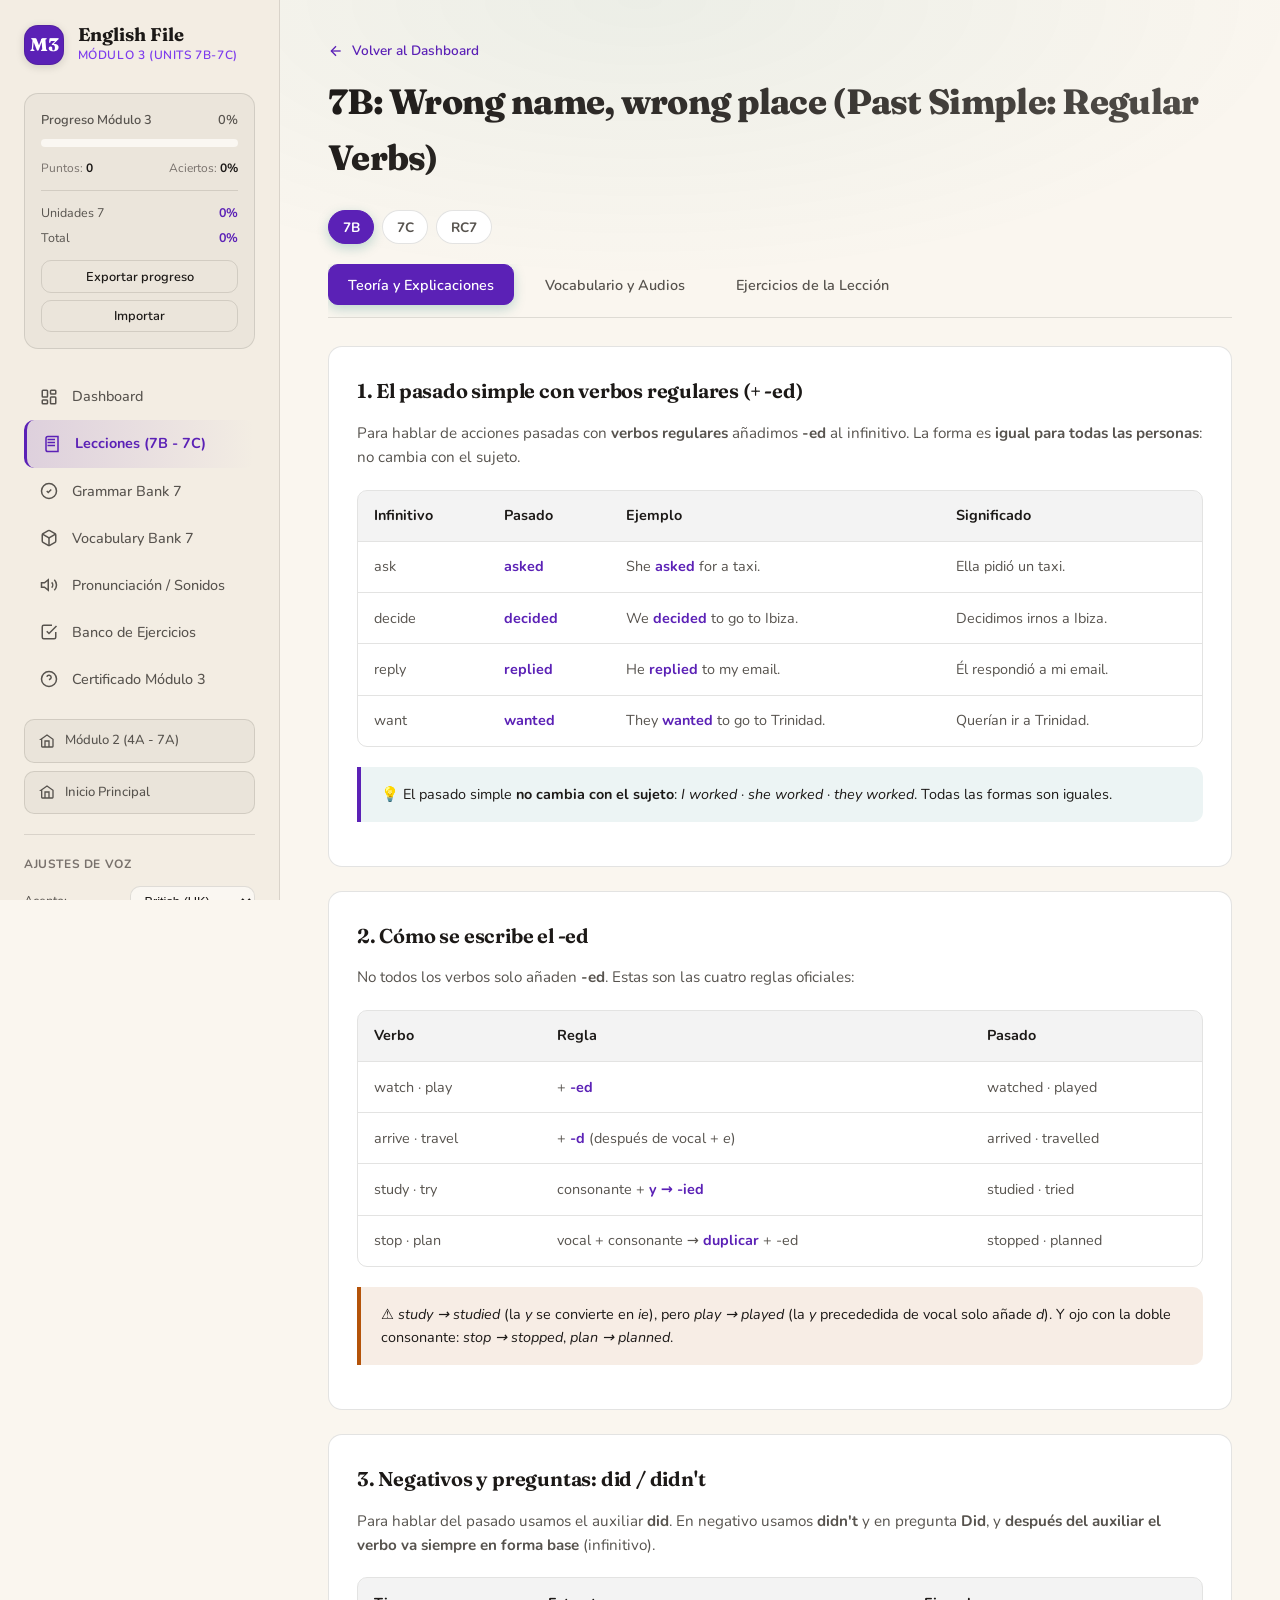
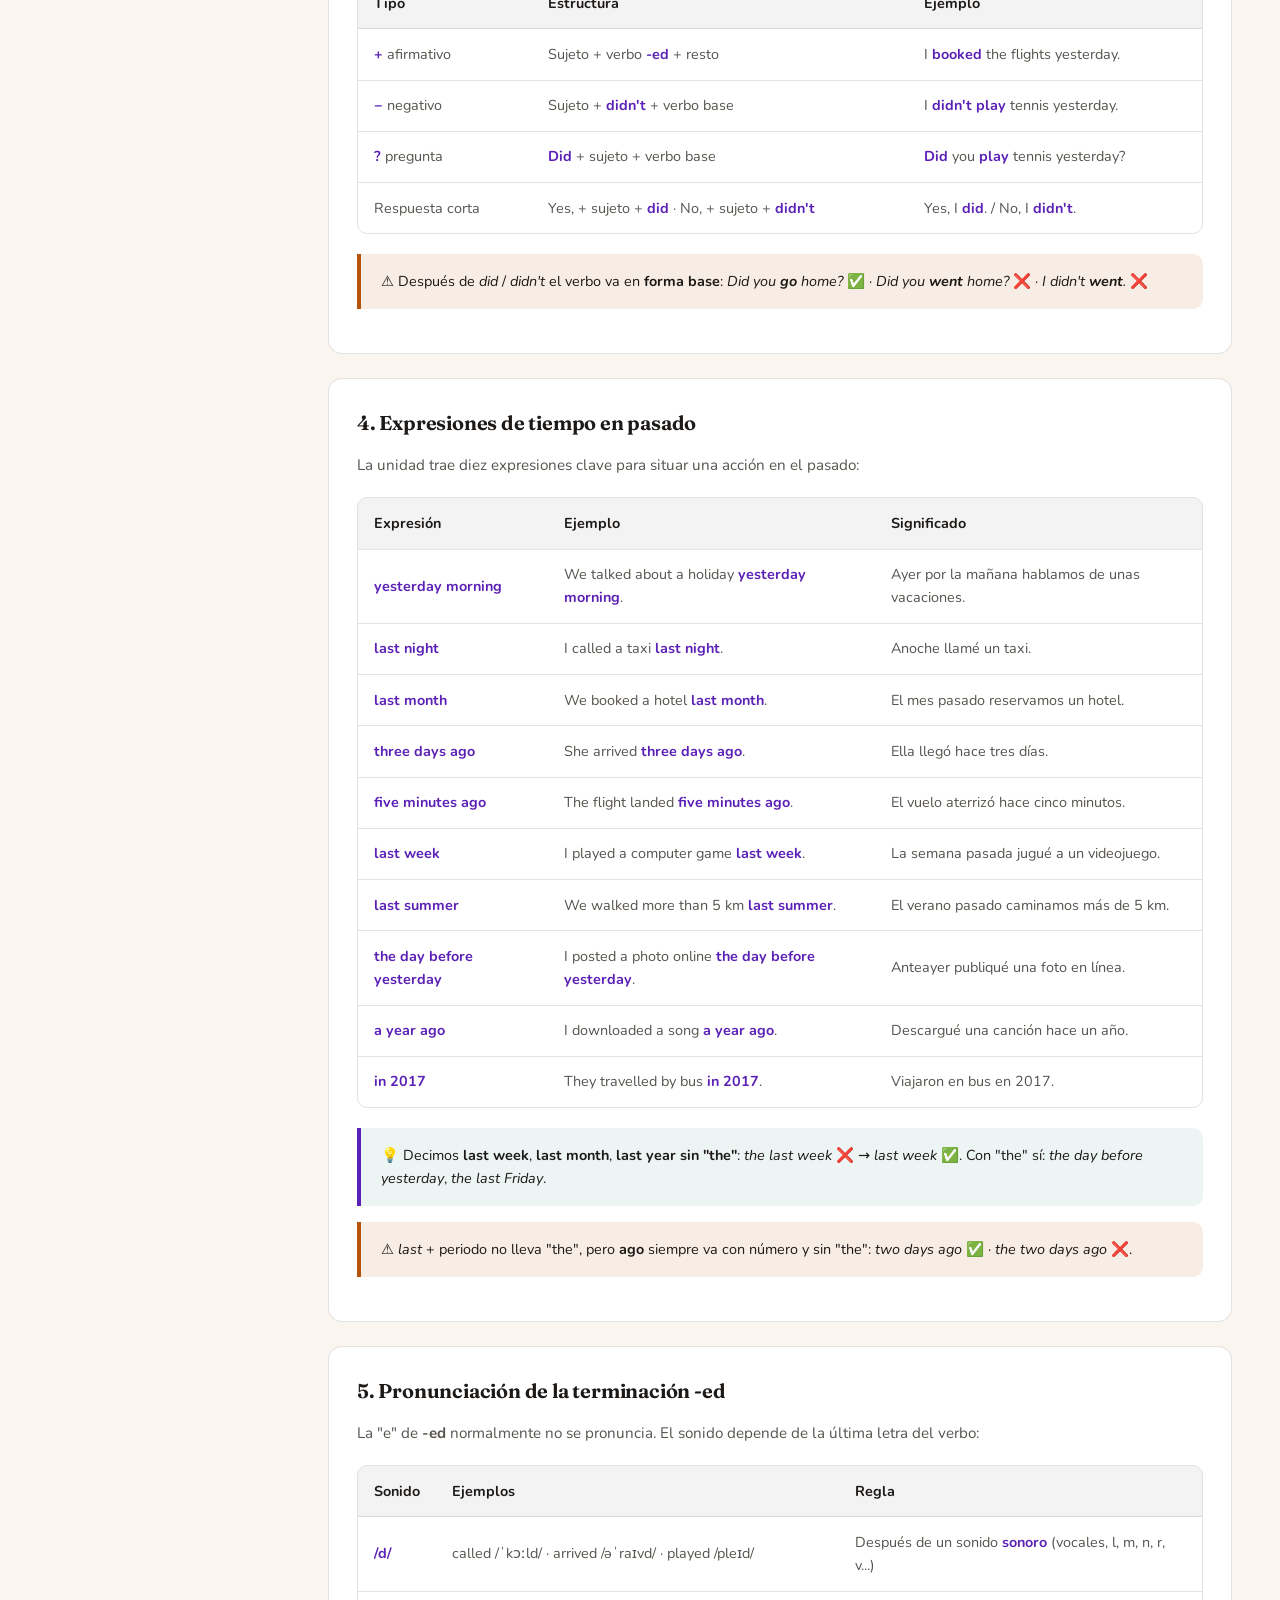
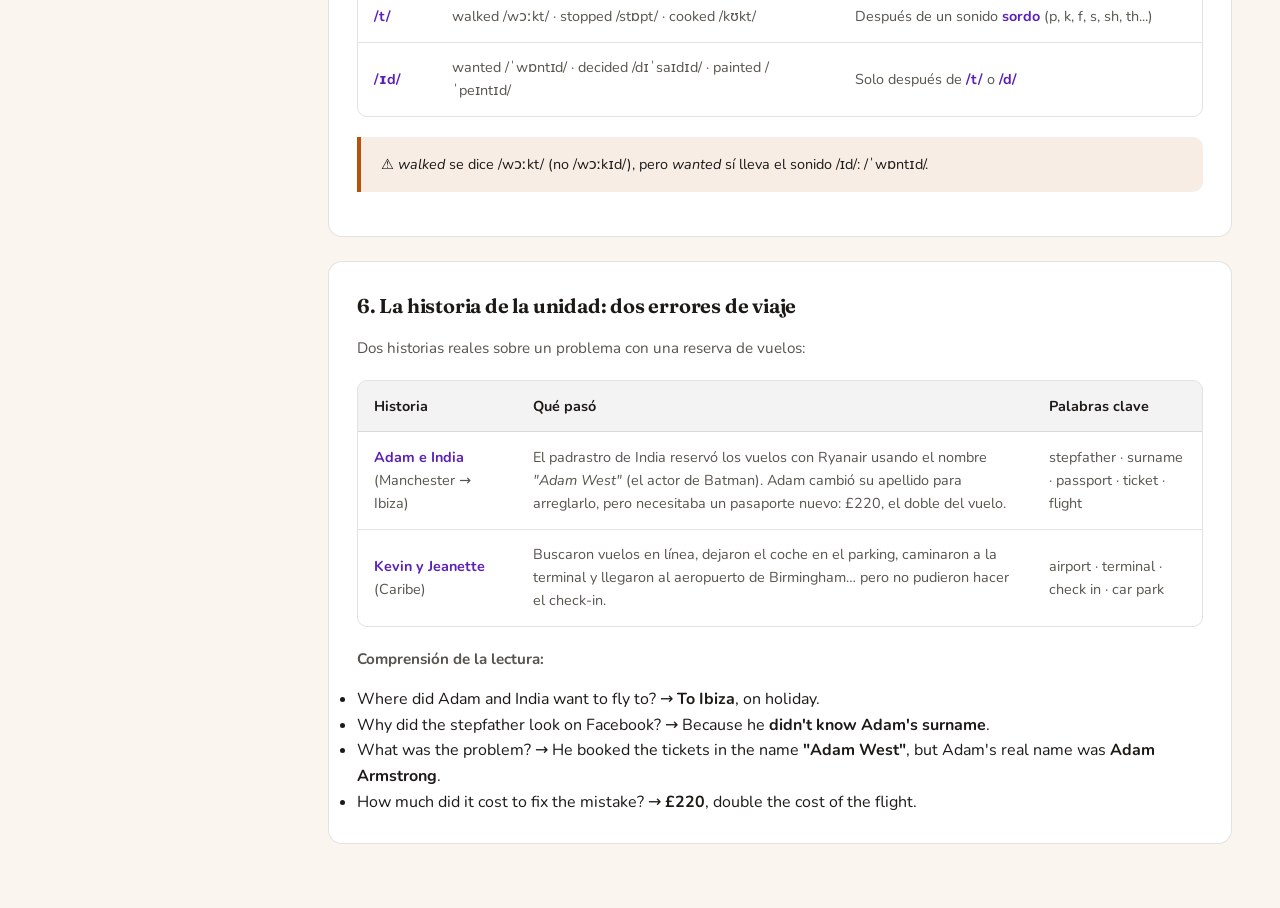
<file: A1/modulo3/index.html>
<!DOCTYPE html>
<html lang="es">
<head>
  <meta charset="UTF-8">
  <meta name="viewport" content="width=device-width, initial-scale=1.0">
  <meta name="description" content="Portal interactivo de estudio para English File Elementary A1 - Módulo 3 (Unidades 7B–7C). Pasado simple con verbos regulares (+ -ed), negatives y preguntas con did/didn't, expresiones de tiempo pasado, pronunciación de la terminación -ed (/d/, /t/, /ɪd/), pasado simple con verbos irregulares, orden de palabras ASI y QuASI, las frases go/have/get, can → could, acento de frase, Grammar Bank 7, vocabulario y ejercicios.">
  <title>English File Elementary - Módulo 3 (Units 7B - 7C)</title>
  <meta property="og:title" content="English File Elementary - Módulo 3 (Units 7B - 7C)">
  <meta property="og:description" content="Portal interactivo de estudio para English File Elementary A1 - Módulo 3 (Unidades 7B–7C). Pasado simple con verbos regulares (+ -ed), negatives y preguntas con did/didn't, expresiones de tiempo pasado, pronunciación de la terminación -ed (/d/, /t/, /ɪd/), pasado simple con verbos irregulares, orden de palabras ASI y QuASI, las frases go/have/get, can → could, acento de frase, Grammar Bank 7, vocabulario y ejercicios.">
  <meta property="og:type" content="website">
  <link rel="stylesheet" href="../../css/shared-theme.css">
  <link rel="stylesheet" href="style.css">
  <link rel="preconnect" href="https://fonts.googleapis.com">
  <link rel="preconnect" href="https://fonts.gstatic.com" crossorigin>
  <link href="https://fonts.googleapis.com/css2?family=Fraunces:opsz,wght@9..144,500;9..144,650;9..144,750&family=Nunito:wght@400;500;600;700;800&display=swap" rel="stylesheet">
</head>
<body>

  <!-- Navigation Sidebar -->
  <aside class="sidebar">
    <div class="logo-container">
      <div class="logo-icon">M3</div>
      <div class="logo-text">
        <span class="logo-title">English File</span>
        <span class="logo-subtitle">Módulo 3 (Units 7B-7C)</span>
      </div>
    </div>

    <!-- Stats in Sidebar -->
    <div class="sidebar-stats">
      <div class="stat-header">
        <span>Progreso Módulo 3</span>
        <span id="overall-progress-text">0%</span>
      </div>
      <div class="progress-bar-container">
        <div class="progress-bar-fill" id="overall-progress-fill" style="width: 0%;"></div>
      </div>
      <div class="stat-score">
        <span>Puntos: <strong id="score-counter">0</strong></span>
        <span>Aciertos: <strong id="accuracy-counter">0%</strong></span>
      </div>
      <div class="progress-groups" aria-label="Progreso por bloque">
        <div class="progress-group-row"><span>Unidades 7</span><strong id="progress-units7">0%</strong></div>
        <div class="progress-group-row"><span>Total</span><strong id="progress-total">0%</strong></div>
      </div>
      <div class="progress-tools">
        <button type="button" class="btn btn-outline btn-sm" id="btn-export-progress">Exportar progreso</button>
        <button type="button" class="btn btn-outline btn-sm" id="btn-import-progress">Importar</button>
        <input type="file" id="import-progress-file" accept="application/json,.json" hidden>
      </div>
    </div>

    <!-- Nav items -->
    <nav class="nav-links">
      <ul style="list-style:none; padding:0; margin:0;">
        <li class="nav-item active" data-target="dashboard-page" id="nav-dashboard">
          <svg class="nav-icon" viewBox="0 0 24 24" fill="none" stroke="currentColor" stroke-width="2"><rect x="3" y="3" width="7" height="9" rx="1"/><rect x="14" y="3" width="7" height="5" rx="1"/><rect x="14" y="12" width="7" height="9" rx="1"/><rect x="3" y="16" width="7" height="5" rx="1"/></svg>
          <span>Dashboard</span>
        </li>
        <li class="nav-item" data-target="lessons-page" id="nav-lessons">
          <svg class="nav-icon" viewBox="0 0 24 24" fill="none" stroke="currentColor" stroke-width="2"><path d="M4 19.5v-15A2.5 2.5 0 0 1 6.5 2H20v20H6.5a2.5 2.5 0 0 1-2.5-2.5Z"/><path d="M6 6h10M6 10h10M6 14h10"/></svg>
          <span>Lecciones (7B - 7C)</span>
        </li>
        <li class="nav-item" data-target="grammar-page" id="nav-grammar">
          <svg class="nav-icon" viewBox="0 0 24 24" fill="none" stroke="currentColor" stroke-width="2"><path d="M12 22c5.523 0 10-4.477 10-10S17.523 2 12 2 2 6.477 2 12s4.477 10 10 10Z"/><path d="m9 12 2 2 4-4"/></svg>
          <span>Grammar Bank 7</span>
        </li>
        <li class="nav-item" data-target="vocabulary-page" id="nav-vocabulary">
          <svg class="nav-icon" viewBox="0 0 24 24" fill="none" stroke="currentColor" stroke-width="2"><path d="M21 16V8a2 2 0 0 0-1-1.73l-7-4a2 2 0 0 0-2 0l-7 4A2 2 0 0 0 3 8v8a2 2 0 0 0 1 1.73l7 4a2 2 0 0 0 2 0l7-4A2 2 0 0 0 21 16z"/><polyline points="3.27 6.96 12 12.01 20.73 6.96"/><line x1="12" y1="22.08" x2="12" y2="12"/></svg>
          <span>Vocabulary Bank 7</span>
        </li>
        <li class="nav-item" data-target="pronunciation-page" id="nav-pronunciation">
          <svg class="nav-icon" viewBox="0 0 24 24" fill="none" stroke="currentColor" stroke-width="2"><polygon points="11 5 6 9 2 9 2 15 6 15 11 19 11 5"/><path d="M19.07 4.93a10 10 0 0 1 0 14.14M15.54 8.46a5 5 0 0 1 0 7.07"/></svg>
          <span>Pronunciación / Sonidos</span>
        </li>
        <li class="nav-item" data-target="exercises-page" id="nav-exercises">
          <svg class="nav-icon" viewBox="0 0 24 24" fill="none" stroke="currentColor" stroke-width="2"><path d="M9 11l3 3L22 4"/><path d="M21 12v7a2 2 0 0 1-2 2H5a2 2 0 0 1-2-2V5a2 2 0 0 1 2-2h11"/></svg>
          <span>Banco de Ejercicios</span>
        </li>
        <li class="nav-item" data-target="certificate-page" id="nav-certificate">
          <svg class="nav-icon" viewBox="0 0 24 24" fill="none" stroke="currentColor" stroke-width="2"><circle cx="12" cy="12" r="10"/><path d="M9.09 9a3 3 0 0 1 5.83 1c0 2-3 3-3 3"/><line x1="12" y1="17" x2="12.01" y2="17"/></svg>
          <span>Certificado Módulo 3</span>
        </li>
      </ul>
    </nav>

    <!-- Redirections -->
    <div class="sidebar-home">
      <a href="../modulo2/index.html" class="btn-home">
        <svg viewBox="0 0 24 24" fill="none" stroke="currentColor" stroke-width="2" style="width:16px;height:16px;flex-shrink:0;"><path d="M3 9.5L12 3l9 6.5V20a1 1 0 0 1-1 1H5a1 1 0 0 1-1-1V9.5z"/><polyline points="9 21 9 12 15 12 15 21"/></svg>
        <span>Módulo 2 (4A - 7A)</span>
      </a>
      <a href="../../index.html" class="btn-home">
        <svg viewBox="0 0 24 24" fill="none" stroke="currentColor" stroke-width="2" style="width:16px;height:16px;flex-shrink:0;"><path d="M3 9.5L12 3l9 6.5V20a1 1 0 0 1-1 1H5a1 1 0 0 1-1-1V9.5z"/><polyline points="9 21 9 12 15 12 15 21"/></svg>
        <span>Inicio Principal</span>
      </a>
    </div>

    <!-- Audio settings -->
    <div class="sidebar-settings">
      <div class="settings-title">Ajustes de Voz</div>
      <div class="setting-row">
        <span>Acento:</span>
        <select id="voice-accent-selector" class="custom-select">
          <option value="en-GB" selected>British (UK)</option>
          <option value="en-US">American (US)</option>
        </select>
      </div>
      <div class="setting-row">
        <span>Velocidad:</span>
        <input type="range" id="voice-speed-slider" min="0.5" max="1.2" step="0.1" value="0.9">
      </div>
    </div>
  </aside>

  <!-- Main Content Area -->
  <main class="main-content">

    <!-- 1. DASHBOARD PAGE -->
    <section id="dashboard-page" class="page-section active">
      <header class="section-header">
        <h1 class="page-title">Módulo 3: English File Elementary</h1>
        <p class="page-subtitle">Domina el pasado simple con verbos regulares (+ -ed), los auxiliares did/didn't, las expresiones de tiempo pasado, la pronunciación de la terminación -ed, los verbos irregulares, el orden de preguntas ASI y QuASI, las frases go/have/get y can → could (Units 7B–7C) con audio y prácticas interactivas.</p>
      </header>

      <div class="card intro-card">
        <div class="intro-grid">
          <div class="intro-text">
            <h2>¡Bienvenido al Módulo 3! 📘✨</h2>
            <p>Este módulo cierra el <strong>File 7</strong> con las unidades <strong>7B</strong> (pasado simple de verbos regulares, <em>did/didn't</em>, expresiones de tiempo pasado y la pronunciación de <em>-ed</em>) y <strong>7C</strong> (verbos irregulares, <em>go/have/get</em>, <em>can → could</em> y acento de frase), más el <strong>Revise &amp; Check 7</strong>, con teoría, vocabulario con voz (UK/US), fonética y el <strong>Grammar Bank 7</strong>.</p>
            <div class="intro-buttons">
              <button class="btn btn-primary" onclick="app.loadLesson('7B')">Empezar Unidad 7B</button>
              <button class="btn btn-outline" onclick="app.navigateTo('grammar-page')">Ver Grammar Bank</button>
            </div>
          </div>
          <div class="intro-visual">
            <div class="progress-circle-widget">
              <svg viewBox="0 0 36 36" class="circular-chart">
                <path class="circle-bg" d="M18 2.0845 a 15.9155 15.9155 0 0 1 0 31.831 a 15.9155 15.9155 0 0 1 0 -31.831"/>
                <path class="circle" id="circle-progress" stroke-dasharray="0, 100" d="M18 2.0845 a 15.9155 15.9155 0 0 1 0 31.831 a 15.9155 15.9155 0 0 1 0 -31.831"/>
                <text x="18" y="20.35" class="percentage" id="dashboard-percentage">0%</text>
              </svg>
              <span class="circle-label">Progreso Módulo</span>
            </div>
          </div>
        </div>
      </div>

      <!-- Roadmap Grid -->
      <div class="card smart-review-card" id="smart-review-box" style="display:none;">
        <div class="smart-review-body">
          <span class="card-tag highlight-tag">Repaso inteligente</span>
          <p id="smart-review-text"></p>
        </div>
        <button type="button" class="btn btn-primary" id="btn-smart-review">Repasar ahora</button>
      </div>

      <h2 class="sub-section-title">Mapa de Lecciones (Units 7B - 7C)</h2>
      <div class="roadmap-grid">

        <div class="card roadmap-card" data-lesson="7B" onclick="app.loadLesson('7B')">
          <div>
            <div class="card-tag">Unit 7B</div>
            <h3>Wrong name, wrong place</h3>
            <p>El pasado simple con verbos regulares: las cuatro reglas del <em>-ed</em>, negativos y preguntas con <em>did/didn't</em> + verbo base, las expresiones de tiempo pasado y la pronunciación <em>/d/, /t/, /ɪd/</em>.</p>
          </div>
          <div class="roadmap-footer">
            <span class="status-indicator">Pendiente</span>
            <button class="btn btn-sm btn-primary">Estudiar</button>
          </div>
        </div>

        <div class="card roadmap-card" data-lesson="7C" onclick="app.loadLesson('7C')">
          <div>
            <div class="card-tag">Unit 7C</div>
            <h3>Happy New Year? (Irregular Verbs)</h3>
            <p>Los verbos irregulares en pasado (<em>go → went</em>, <em>have → had</em>, <em>get → got</em>), el orden de preguntas <strong>ASI</strong> y <strong>QuASI</strong>, las frases <em>go / have / get</em>, <em>can → could</em> y el acento de frase.</p>
          </div>
          <div class="roadmap-footer">
            <span class="status-indicator">Pendiente</span>
            <button class="btn btn-sm btn-primary">Estudiar</button>
          </div>
        </div>

        <div class="card roadmap-card" data-lesson="RC7" onclick="app.loadLesson('RC7')">
          <div>
            <div class="card-tag highlight-tag">Review</div>
            <h3>7 Revise and Check</h3>
            <p>Evaluación acumulativa del File 7: <em>was/were</em>, verbos regulares con <em>-ed</em>, verbos irregulares, <em>did/didn't</em>, expresiones de tiempo pasado y pronunciación.</p>
          </div>
          <div class="roadmap-footer">
            <span class="status-indicator">Pendiente</span>
            <button class="btn btn-sm btn-outline">Hacer Test</button>
          </div>
        </div>

      </div>
    </section>

    <!-- 2. LESSONS VIEW -->
    <section id="lessons-page" class="page-section">
      <header class="lesson-view-header">
        <div class="back-nav" onclick="app.navigateTo('dashboard-page')">
          <svg class="back-icon" viewBox="0 0 24 24" fill="none" stroke="currentColor" stroke-width="2"><line x1="19" y1="12" x2="5" y2="12"/><polyline points="12 19 5 12 12 5"/></svg>
          <span>Volver al Dashboard</span>
        </div>
        <h2 class="page-title" id="active-lesson-title">Cargando Lección...</h2>
      </header>

      <nav class="lesson-switcher" id="lesson-switcher" aria-label="Selector de lección"></nav>

      <div class="tab-navigation">
        <button class="tab-btn active" data-tab="lesson-theory" onclick="app.switchLessonTab('lesson-theory')">Teoría y Explicaciones</button>
        <button class="tab-btn" data-tab="lesson-vocab" onclick="app.switchLessonTab('lesson-vocab')">Vocabulario y Audios</button>
        <button class="tab-btn" data-tab="lesson-exercises" onclick="app.switchLessonTab('lesson-exercises')">Ejercicios de la Lección</button>
      </div>

      <div class="tab-content" id="lesson-theory"></div>
      <div class="tab-content" id="lesson-vocab" style="display:none;"></div>

      <div class="tab-content" id="lesson-exercises" style="display:none;">
        <div class="card">
          <div class="quiz-info-container">
            <span class="quiz-progress-indicator" id="lesson-quiz-indicator">Pregunta 1 de 5</span>
            <span class="score-badge" id="lesson-quiz-score">Aciertos: 0</span>
          </div>
          <div class="quiz-content-area" id="lesson-quiz-area"></div>
          <div class="quiz-feedback" id="lesson-quiz-feedback" style="display:none;">
            <h4 id="lesson-feedback-title">¡Correcto!</h4>
            <p id="lesson-feedback-text">Detalle explicativo.</p>
          </div>
          <div class="quiz-actions">
            <button class="btn btn-primary" id="btn-submit-lesson-quiz" onclick="app.submitLessonQuiz()">Comprobar</button>
            <button class="btn btn-success" id="btn-next-lesson-quiz" style="display:none;" onclick="app.nextLessonQuiz()">Siguiente</button>
          </div>
        </div>
      </div>
    </section>

    <!-- 3. GRAMMAR BANK PAGE -->
    <section id="grammar-page" class="page-section">
      <header class="section-header">
        <h2 class="page-title" id="grammar-bank-title">Grammar Bank 7</h2>
        <p class="page-subtitle">Reglas oficiales de English File y práctica para las unidades 7B–7C.</p>
      </header>

      <div class="module-switch tab-navigation" role="tablist" aria-label="Selector de módulo Grammar Bank">
        <button type="button" class="tab-btn grammar-mod-btn active" data-gmod="7" onclick="app.loadGrammarBank(7)">Unidades 7</button>
      </div>

      <div class="grammar-split-container">
        <div class="card">
          <h2 id="grammar-theory-heading" style="margin-bottom:1.25rem;">Teoría Oficial Grammar Bank 7</h2>
          <div id="grammar-bank-theory-content"></div>
        </div>

        <div class="card">
          <h2 id="grammar-practice-heading" style="margin-bottom:1.25rem;">Práctica Grammar Bank 7</h2>
          <div class="quiz-info-container">
            <span class="quiz-progress-indicator" id="grammar-bank-indicator">Pregunta 1 de 10</span>
            <span class="score-badge" id="grammar-bank-score">Aciertos: 0</span>
          </div>
          <div class="quiz-content-area" id="grammar-bank-exercise-area"></div>
          <div class="quiz-feedback" id="grammar-bank-feedback" style="display:none;">
            <h4 id="grammar-feedback-title">¡Bien hecho!</h4>
            <p id="grammar-feedback-text">Explicación gramatical.</p>
          </div>
          <div class="quiz-actions">
            <button class="btn btn-primary" id="btn-submit-grammar-bank" onclick="app.submitGrammarBankAnswer()">Comprobar</button>
            <button class="btn btn-success" id="btn-next-grammar-bank" style="display:none;" onclick="app.nextGrammarBankQuestion()">Siguiente</button>
          </div>
        </div>
      </div>
    </section>

    <!-- 4. VOCABULARY BANK PAGE -->
    <section id="vocabulary-page" class="page-section">
      <header class="section-header">
        <h2 class="page-title" id="vocab-bank-title">Vocabulary Bank 7</h2>
        <p class="page-subtitle">Aprende y practica vocabulario temático con voz (UK/US), flashcards y juego de emparejar.</p>
      </header>

      <div class="module-switch tab-navigation" role="tablist" aria-label="Selector de módulo Vocabulary Bank">
        <button type="button" class="tab-btn vocab-mod-btn active" data-vmod="7" onclick="app.selectVocabularyBank(null, 7)">Unidades 7</button>
      </div>

      <div class="tab-navigation" id="vocab-category-tabs">
        <button class="tab-btn vocab-cat-btn active" data-vocab="pastTime" data-vocab-cat onclick="app.selectVocabularyBank('pastTime', 7)">Past Time Expressions (7B)</button>
        <button class="tab-btn vocab-cat-btn" data-vocab="regularVerbs" data-vocab-cat onclick="app.selectVocabularyBank('regularVerbs', 7)">Regular Verbs in the Past (7B)</button>
        <button class="tab-btn vocab-cat-btn" data-vocab="goHaveGet" data-vocab-cat onclick="app.selectVocabularyBank('goHaveGet', 7)">go, have, get (7C)</button>
      </div>

      <div class="tab-navigation" style="margin-bottom:1.5rem;">
        <button class="tab-btn mode-btn active" id="btn-vocab-mode-list" onclick="app.switchVocabMode('list')">Lista con Audio</button>
        <button class="tab-btn mode-btn" id="btn-vocab-mode-flashcards" onclick="app.switchVocabMode('flashcards')">Flashcards</button>
        <button class="tab-btn mode-btn" id="btn-vocab-mode-game" onclick="app.switchVocabMode('game')">Juego de Emparejar</button>
      </div>

      <!-- Mode: List -->
      <div id="vocab-content-list" class="vocab-mode-content"></div>

      <!-- Mode: Flashcards -->
      <div id="vocab-content-flashcards" class="vocab-mode-content" style="display:none;">
        <div class="flashcard-deck-container">
          <div class="flashcard-card-wrapper" onclick="app.flipVocabCard()">
            <div class="vocab-flashcard" id="vocab-flashcard-element">
              <div class="vcard-face vcard-front">
                <span class="card-hint">Palabra en Inglés (Toca para girar)</span>
                <div class="card-content" id="vcard-front-text">yesterday morning</div>
                <button class="speaker-btn card-speaker" onclick="event.stopPropagation(); app.speakVocabCard()">
                  <svg viewBox="0 0 24 24" fill="none" stroke="currentColor" stroke-width="2" style="width:20px;height:20px;"><polygon points="11 5 6 9 2 9 2 15 6 15 11 19 11 5"/><path d="M15.54 8.46a5 5 0 0 1 0 7.07"/></svg>
                </button>
              </div>
              <div class="vcard-face vcard-back">
                <span class="card-hint">Significado y Fonética</span>
                <div class="card-content" id="vcard-back-text">ayer por la mañana</div>
                <div class="card-phonetic" id="vcard-back-phonetic">/ˈjestədeɪ ˈmɔːnɪŋ/</div>
              </div>
            </div>
          </div>
          <div class="flashcard-controls">
            <button class="btn btn-outline" onclick="app.prevVocabCard()">Anterior</button>
            <span id="vocab-card-counter">1 de 10</span>
            <button class="btn btn-primary" onclick="app.nextVocabCard()">Siguiente</button>
          </div>
        </div>
      </div>

      <!-- Mode: Game -->
      <div id="vocab-content-game" class="vocab-mode-content" style="display:none;">
        <div class="card">
          <h2>Juego de Emparejar Vocabulario</h2>
          <p style="color:var(--text-secondary); margin-bottom:1rem;">Haz clic en una palabra en inglés y luego en su significado en español:</p>
          <div class="matching-grid" id="vocab-matching-grid-container"></div>
          <div style="display:flex; justify-content:space-between; align-items:center; border-top:1px solid var(--glass-border); padding-top:1rem;">
            <span>Intentos: <strong id="game-attempts-val">0</strong> | Errores: <strong id="game-errors-val">0</strong></span>
            <button class="btn btn-outline btn-sm" onclick="app.resetVocabMatchingGame()">Reiniciar Juego</button>
          </div>
        </div>
      </div>
    </section>

    <!-- 5. PRONUNCIATION PAGE -->
    <section id="pronunciation-page" class="page-section">
      <header class="section-header">
        <h2 class="page-title">Fonética y Pronunciación (Módulo 3)</h2>
        <p class="page-subtitle">Domina la pronunciación de la terminación <strong>-ed</strong> (/d/, /t/, /ɪd/) y el acento de frase en las preguntas del pasado.</p>
      </header>

      <div class="card">
        <h3>Sonidos Fonéticos Destacados del Módulo 3</h3>
        <p style="color:var(--text-secondary); margin-bottom:1.5rem;">Toca cualquier tarjeta fonética para escuchar la articulación de la palabra de ejemplo:</p>
        <div class="phoneme-grid" id="phonemes-module-grid"></div>
      </div>
    </section>

    <!-- 6. EXERCISES PAGE -->
    <section id="exercises-page" class="page-section">
      <header class="section-header">
        <h2 class="page-title" id="exercises-bank-title">Banco de Ejercicios (Unidades 7B-7C)</h2>
        <p class="page-subtitle">Práctica interactiva clasificada por categorías de las Unidades 7B y 7C.</p>
      </header>

      <div class="module-switch tab-navigation" role="tablist" aria-label="Selector de módulo de ejercicios">
        <button type="button" class="tab-btn ex-mod-btn active" data-exmod="7" onclick="app.selectExerciseCategory(null, 7)">Unidades 7</button>
      </div>

      <div class="tab-navigation scrollable-tabs" id="exercise-category-tabs">
        <button class="tab-btn active" data-excat="regularVerbs" onclick="app.selectExerciseCategory('regularVerbs', 7)">Past Simple: Regular Verbs (7B)</button>
        <button class="tab-btn" data-excat="irregularVerbs" onclick="app.selectExerciseCategory('irregularVerbs', 7)">Past Simple: Irregular Verbs (7C)</button>
      </div>

      <div class="card">
        <div style="display:flex; justify-content:space-between; align-items:center; margin-bottom:1.25rem;">
          <h2 id="ex-category-title">Ejercicios: Past Simple: Regular Verbs (7B)</h2>
          <span class="score-badge" id="exercises-score">Total: 5</span>
        </div>
        <div id="exercises-dynamic-list"></div>
      </div>
    </section>

    <!-- 7. CERTIFICATE PAGE -->
    <section id="certificate-page" class="page-section">
      <header class="section-header">
        <h2 class="page-title">Certificado Módulo 3</h2>
        <p class="page-subtitle">Acredita tu superación de las unidades 7B–7C del File 7 de English File Elementary.</p>
      </header>

      <!-- Locked Panel -->
      <div class="card" id="cert-locked-panel" style="text-align:center; padding:3rem 2rem;">
        <div style="font-size:3rem; margin-bottom:1rem;">🔒</div>
        <h2>Certificado Bloqueado</h2>
        <p style="color:var(--text-secondary); max-width:500px; margin:0.75rem auto 1.5rem auto;">Debes alcanzar al menos el <strong>80% del progreso general</strong> en las lecciones y el Grammar Bank 7 para desbloquear tu diploma.</p>
        <div class="progress-bar-container" style="max-width:350px; margin:0 auto 1rem auto;">
          <div class="progress-bar-fill" id="cert-progress-fill-bar" style="width:0%;"></div>
        </div>
        <p id="cert-progress-status-val" style="font-size:0.85rem; color:var(--text-muted);">Progreso actual: 0% / 80%</p>
      </div>

      <!-- Unlocked Panel -->
      <div id="cert-unlocked-panel" style="display:none;">
        <div class="card">
          <h2>¡Enhorabuena, has desbloqueado tu Diploma del Módulo 3! 🏆🎉</h2>
          <p style="color:var(--text-secondary); margin:0.5rem 0 1.25rem 0;">Introduce tu nombre para personalizar tu diploma oficial:</p>
          <div style="display:flex; gap:1rem; max-width:600px;">
            <input type="text" id="cert-name-input" class="quiz-input-field" value="Estudiante de Inglés" placeholder="Tu nombre...">
            <button class="btn btn-success" onclick="app.printCertificate()">Imprimir / Guardar PDF</button>
          </div>
        </div>

        <div class="certificate-printable-area">
          <div class="certificate-frame">
            <div class="cert-watermark">EF</div>
            <div class="cert-header">DIPLOMA DE FINALIZACIÓN</div>
            <div class="cert-badge">Módulo 3 · Elementary (Units 7B - 7C)</div>

            <p class="cert-intro">Se certifica solemnemente que el alumno(a)</p>
            <h2 class="cert-student-name" id="cert-display-name">Estudiante de Inglés</h2>

            <p class="cert-description">Ha completado con éxito las unidades correspondientes del <strong>File 7</strong> del syllabus <strong>English File Elementary 4th Edition</strong> (desde el <strong>File 7B hasta el File 7C</strong>), demostrando dominio del pasado simple con verbos regulares y sus terminaciones <em>-ed</em>, los auxiliares <em>did / didn't</em>, las expresiones de tiempo pasado, el pasado simple con verbos irregulares, el orden de palabras en preguntas (<em>ASI</em> y <em>QuASI</em>), las frases <em>go / have / get</em>, el uso de <em>could</em> y la pronunciación de la terminación <em>-ed</em>, con un rendimiento del 80% o superior.</p>

            <div class="cert-details">
              <div class="cert-col">
                <span class="detail-label">Fecha de Emisión</span>
                <strong class="detail-val" id="cert-issue-date">17 de Agosto, 2026</strong>
              </div>
              <div class="cert-col">
                <span class="detail-label">Firma Autorizada</span>
                <span class="signature-line">English File Study Portal</span>
              </div>
              <div class="cert-col">
                <span class="detail-label">Código de Verificación</span>
                <strong class="detail-val" style="font-family:monospace;">EF-ELEM-MOD3-7B7C</strong>
              </div>
            </div>
          </div>
        </div>
      </div>
    </section>

  </main>

  <script src="data.js"></script>
  <script src="app.js"></script>
</body>
</html>
</file>
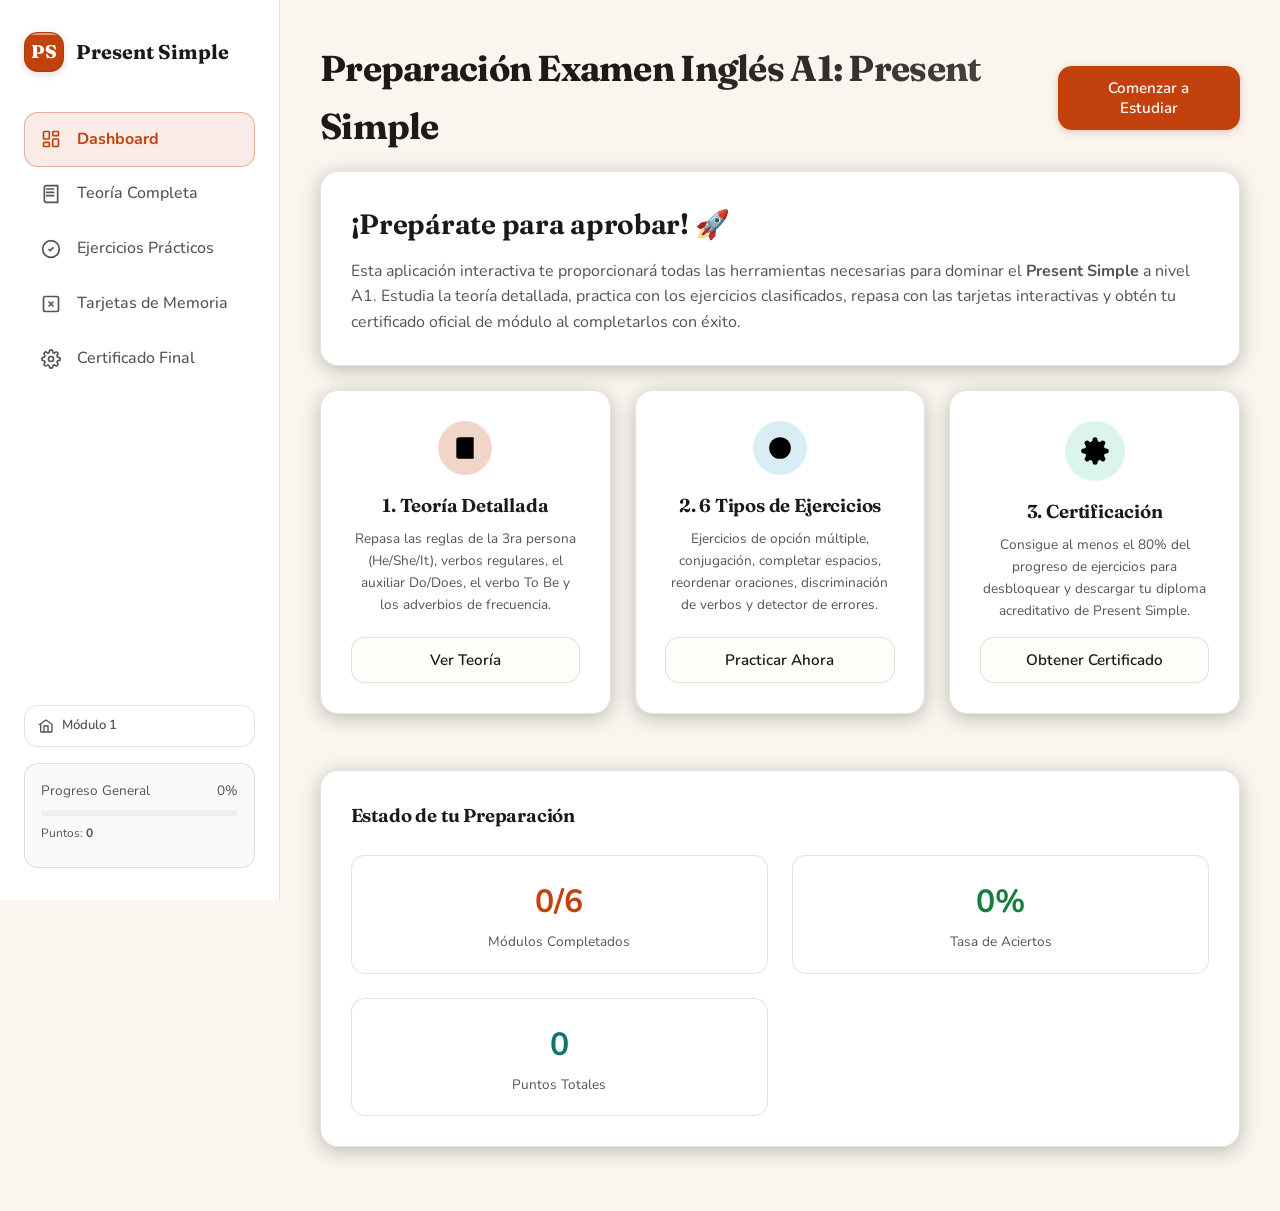
<file: A1/present-simple/index.html>
<!DOCTYPE html>
<html lang="es">
<head>
  <meta charset="UTF-8">
  <meta name="viewport" content="width=device-width, initial-scale=1.0">
  <meta name="description" content="Aprende y practica el Present Simple en inglés. Teoría completa y ejercicios prácticos interactivos con corrector para exámenes A1.">
  <title>Mastering Present Simple - Curso de Inglés A1</title>
  <meta property="og:title" content="Mastering Present Simple - Curso de Inglés A1">
  <meta property="og:description" content="Aprende y practica el Present Simple en inglés. Teoría completa y ejercicios prácticos interactivos con corrector para exámenes A1.">
  <meta property="og:type" content="website">
  <link rel="stylesheet" href="../../css/shared-theme.css">
  <link rel="stylesheet" href="style.css">
  <link rel="preconnect" href="https://fonts.googleapis.com">
  <link rel="preconnect" href="https://fonts.gstatic.com" crossorigin>
  <link href="https://fonts.googleapis.com/css2?family=Fraunces:opsz,wght@9..144,500;9..144,650;9..144,750&family=Nunito:wght@400;500;600;700;800&display=swap" rel="stylesheet">
</head>
<body>

  <!-- Sidebar Navigation -->
  <aside class="sidebar">
    <div class="logo-container">
      <div class="logo-icon">PS</div>
      <div class="logo-text">Present Simple</div>
    </div>
    
    <nav class="nav-links">
      <ul style="list-style:none; padding:0; margin:0;">
      <li class="nav-item active" data-target="dashboard-page" id="nav-dashboard">
        <svg viewBox="0 0 24 24"><rect x="3" y="3" width="7" height="9" rx="1"/><rect x="14" y="3" width="7" height="5" rx="1"/><rect x="14" y="12" width="7" height="9" rx="1"/><rect x="3" y="16" width="7" height="5" rx="1"/></svg>
        <span>Dashboard</span>
      </li>
      <li class="nav-item" data-target="theory-page" id="nav-theory">
        <svg viewBox="0 0 24 24"><path d="M4 19.5v-15A2.5 2.5 0 0 1 6.5 2H20v20H6.5a2.5 2.5 0 0 1-2.5-2.5Z"/><path d="M6 6h10M6 10h10M6 14h10"/></svg>
        <span>Teoría Completa</span>
      </li>
      <li class="nav-item" data-target="practice-page" id="nav-practice">
        <svg viewBox="0 0 24 24"><path d="M12 22c5.523 0 10-4.477 10-10S17.523 2 12 2 2 6.477 2 12s4.477 10 10 10Z"/><path d="m9 12 2 2 4-4"/></svg>
        <span>Ejercicios Prácticos</span>
      </li>
      <li class="nav-item" data-target="flashcards-page" id="nav-flashcards">
        <svg viewBox="0 0 24 24"><rect x="3" y="3" width="18" height="18" rx="2" ry="2"/><line x1="9" y1="9" x2="15" y2="15"/><line x1="15" y1="9" x2="9" y2="15"/></svg>
        <span>Tarjetas de Memoria</span>
      </li>
      <li class="nav-item" data-target="certificate-page" id="nav-certificate">
        <svg viewBox="0 0 24 24"><path d="M12 15a3 3 0 1 0 0-6 3 3 0 0 0 0 6Z"/><path d="M19.4 15a1.65 1.65 0 0 0 .33 1.82l.06.06a2 2 0 1 1-2.83 2.83l-.06-.06a1.65 1.65 0 0 0-1.82-.33 1.65 1.65 0 0 0-1 1.51V21a2 2 0 1 1-4 0v-.09A1.65 1.65 0 0 0 9 19.4a1.65 1.65 0 0 0-1.82.33l-.06.06a2 2 0 1 1-2.83-2.83l.06-.06a1.65 1.65 0 0 0 .33-1.82 1.65 1.65 0 0 0-1.51-1H3a2 2 0 1 1 0-4h.09A1.65 1.65 0 0 0 4.6 9a1.65 1.65 0 0 0-.33-1.82l-.06-.06a2 2 0 1 1 2.83-2.83l.06.06a1.65 1.65 0 0 0 1.82.33H9a1.65 1.65 0 0 0 1-1.51V3a2 2 0 1 1 4 0v.09a1.65 1.65 0 0 0 1 1.51 1.65 1.65 0 0 0 1.82-.33l.06-.06a2 2 0 1 1 2.83 2.83l-.06.06a1.65 1.65 0 0 0-.33 1.82V9a1.65 1.65 0 0 0 1.51 1H21a2 2 0 1 1 0 4h-.09a1.65 1.65 0 0 0-1.51 1Z"/></svg>
        <span>Certificado Final</span>
      </li>
      </ul>
    </nav>
    
    <div style="padding: 0 0 1rem 0;">
      <a href="../index.html" class="btn" style="width: 100%; text-decoration: none; font-size: 0.82rem; padding: 0.6rem 0.8rem; border: 1px solid var(--glass-border); background: rgba(255,255,255,0.02); display: flex; align-items: center; gap: 0.5rem; justify-content: flex-start; color: var(--text-secondary);">
        <svg viewBox="0 0 24 24" fill="none" stroke="currentColor" stroke-width="2" style="width:16px;height:16px;flex-shrink:0;"><path d="M3 9.5L12 3l9 6.5V20a1 1 0 0 1-1 1H5a1 1 0 0 1-1-1V9.5z"/><polyline points="9 21 9 12 15 12 15 21"/></svg>
        <span>Módulo 1</span>
      </a>
    </div>
    
    <div class="sidebar-footer">
      <div class="progress-header">
        <span>Progreso General</span>
        <span id="progress-percentage">0%</span>
      </div>
      <div class="progress-bar-container">
        <div class="progress-bar-fill" id="overall-progress-bar"></div>
      </div>
      <div class="progress-header" style="margin-top: 0.5rem; font-size: 0.75rem;">
        <span>Puntos: <strong id="user-total-score">0</strong></span>
      </div>
    </div>
  </aside>

  <!-- Main Content Area -->
  <main class="main-content">
    
    <!-- 1. DASHBOARD PAGE -->
    <section id="dashboard-page" class="page active">
      <header>
        <h1 class="page-title" id="main-h1">Preparación Examen Inglés A1: Present Simple</h1>
        <button class="btn btn-primary" onclick="app.navigateTo('theory-page')">Comenzar a Estudiar</button>
      </header>
      
      <div class="card theory-intro">
        <div class="intro-text">
          <h2>¡Prepárate para aprobar! 🚀</h2>
          <p>Esta aplicación interactiva te proporcionará todas las herramientas necesarias para dominar el <strong>Present Simple</strong> a nivel A1. Estudia la teoría detallada, practica con los ejercicios clasificados, repasa con las tarjetas interactivas y obtén tu certificado oficial de módulo al completarlos con éxito.</p>
        </div>
      </div>
      
      <div class="grid-3">
        <div class="card" style="display:flex; flex-direction:column; align-items:center; text-align:center;">
          <div class="category-icon" style="background:var(--color-primary-glow); color:var(--color-primary); width:54px; height:54px; border-radius:50%; margin-bottom:1rem;">
            <svg viewBox="0 0 24 24" style="width:26px; height:26px;"><path d="M4 19.5v-15A2.5 2.5 0 0 1 6.5 2H20v20H6.5a2.5 2.5 0 0 1-2.5-2.5Z"/></svg>
          </div>
          <h3 style="margin-bottom:0.5rem; font-family:var(--font-title);">1. Teoría Detallada</h3>
          <p style="font-size:0.85rem; color:var(--text-secondary); margin-bottom:1rem; flex-grow:1;">Repasa las reglas de la 3ra persona (He/She/It), verbos regulares, el auxiliar Do/Does, el verbo To Be y los adverbios de frecuencia.</p>
          <button class="btn" style="width:100%;" onclick="app.navigateTo('theory-page')">Ver Teoría</button>
        </div>
        
        <div class="card" style="display:flex; flex-direction:column; align-items:center; text-align:center;">
          <div class="category-icon" style="background:rgba(2, 132, 199, 0.15); color:var(--color-secondary); width:54px; height:54px; border-radius:50%; margin-bottom:1rem;">
            <svg viewBox="0 0 24 24" style="width:26px; height:26px;"><path d="m9 12 2 2 4-4"/><circle cx="12" cy="12" r="10"/></svg>
          </div>
          <h3 style="margin-bottom:0.5rem; font-family:var(--font-title);">2. 6 Tipos de Ejercicios</h3>
          <p style="font-size:0.85rem; color:var(--text-secondary); margin-bottom:1rem; flex-grow:1;">Ejercicios de opción múltiple, conjugación, completar espacios, reordenar oraciones, discriminación de verbos y detector de errores.</p>
          <button class="btn" style="width:100%;" onclick="app.navigateTo('practice-page')">Practicar Ahora</button>
        </div>

        <div class="card" style="display:flex; flex-direction:column; align-items:center; text-align:center;">
          <div class="category-icon" style="background:rgba(16, 185, 129, 0.15); color:var(--color-success); width:60px; height:60px; border-radius:50%; margin-bottom:1rem;">
            <svg viewBox="0 0 24 24" style="width:30px; height:30px;"><path d="M12 15a3 3 0 1 0 0-6 3 3 0 0 0 0 6Z"/><path d="M19.4 15a1.65 1.65 0 0 0 .33 1.82l.06.06a2 2 0 1 1-2.83 2.83l-.06-.06a1.65 1.65 0 0 0-1.82-.33a1.65 1.65 0 0 0-1 1.51V21a2 2 0 1 1-4 0v-.09A1.65 1.65 0 0 0 9 19.4a1.65 1.65 0 0 0-1.82.33l-.06.06a2 2 0 1 1-2.83-2.83l.06-.06a1.65 1.65 0 0 0 .33-1.82 1.65 1.65 0 0 0-1.51-1H3a2 2 0 1 1 0-4h.09A1.65 1.65 0 0 0 4.6 9a1.65 1.65 0 0 0-.33-1.82l-.06-.06a2 2 0 1 1 2.83-2.83l.06.06a1.65 1.65 0 0 0 1.82.33H9a1.65 1.65 0 0 0 1-1.51V3a2 2 0 1 1 4 0v.09a1.65 1.65 0 0 0 1 1.51 1.65 1.65 0 0 0 1.82-.33l.06-.06a2 2 0 1 1 2.83 2.83l-.06.06a1.65 1.65 0 0 0-.33 1.82V9a1.65 1.65 0 0 0 1.51 1H21a2 2 0 1 1 0 4h-.09a1.65 1.65 0 0 0-1.51 1Z"/></svg>
          </div>
          <h3 style="margin-bottom:0.5rem;">3. Certificación</h3>
          <p style="font-size:0.85rem; color:var(--text-secondary); margin-bottom:1rem; flex-grow:1;">Consigue al menos el 80% del progreso de ejercicios para desbloquear y descargar tu diploma acreditativo de Present Simple.</p>
          <button class="btn" style="width:100%;" onclick="app.navigateTo('certificate-page')">Obtener Certificado</button>
        </div>
      </div>
      
      <!-- Stats / Summary -->
      <div class="card" style="margin-top: 2rem;">
        <h3 style="margin-bottom: 1.5rem;">Estado de tu Preparación</h3>
        <div class="grid-3" style="gap: 1.5rem;">
          <div style="background:rgba(255,255,255,0.02); padding:1.25rem; border-radius:var(--radius-md); border:1px solid var(--glass-border); text-align:center;">
            <div style="font-size:2rem; font-weight:700; color:var(--color-primary);" id="stat-exercises-done">0/6</div>
            <div style="font-size:0.85rem; color:var(--text-secondary); margin-top:0.25rem;">Módulos Completados</div>
          </div>
          <div style="background:rgba(255,255,255,0.02); padding:1.25rem; border-radius:var(--radius-md); border:1px solid var(--glass-border); text-align:center;">
            <div style="font-size:2rem; font-weight:700; color:var(--color-success);" id="stat-success-rate">0%</div>
            <div style="font-size:0.85rem; color:var(--text-secondary); margin-top:0.25rem;">Tasa de Aciertos</div>
          </div>
          <div style="background:rgba(255,255,255,0.02); padding:1.25rem; border-radius:var(--radius-md); border:1px solid var(--glass-border); text-align:center;">
            <div style="font-size:2rem; font-weight:700; color:var(--color-secondary);" id="stat-points">0</div>
            <div style="font-size:0.85rem; color:var(--text-secondary); margin-top:0.25rem;">Puntos Totales</div>
          </div>
        </div>
      </div>
    </section>

    <!-- 2. THEORY PAGE -->
    <section id="theory-page" class="page">
      <header>
        <h2 class="page-title">Teoría Completa del Present Simple</h2>
        <button class="btn btn-primary" onclick="app.navigateTo('practice-page')">Ir a los Ejercicios</button>
      </header>
      
      <!-- Theory Content Cards -->
      <div class="card">
        <h2 class="theory-section-title">
          <svg viewBox="0 0 24 24" fill="none" stroke="currentColor" stroke-width="2"><path d="M12 2v20M17 5H9.5a3.5 3.5 0 0 0 0 7h5a3.5 3.5 0 0 1 0 7H6"/></svg>
          1. ¿Cuándo se utiliza el Present Simple?
        </h2>
        <p style="color:var(--text-secondary); line-height:1.6; margin-bottom:1rem;">
          El <strong>Present Simple</strong> (Presente Simple) es uno de los tiempos verbales más importantes en inglés. Se usa principalmente para:
        </p>
        <ul style="color:var(--text-secondary); line-height:1.6; margin-left:1.5rem; margin-bottom:1rem; display:flex; flex-direction:column; gap:0.5rem;">
          <li>📌 <strong>Hábitos y Rutinas:</strong> Cosas que hacemos regularmente. <br><em>Example: I <strong>wake up</strong> at 7 AM every day. (Me despierto a las 7 AM todos los días)</em></li>
          <li>📌 <strong>Verdades Generales / Hechos Científicos:</strong> Cosas que siempre son verdad. <br><em>Example: The sun <strong>rises</strong> in the east. (El sol sale por el este)</em></li>
          <li>📌 <strong>Estados Permanentes:</strong> Situaciones estables a largo plazo. <br><em>Example: She <strong>lives</strong> in London. (Ella vive en Londres)</em></li>
        </ul>
      </div>

      <div class="card">
        <h2 class="theory-section-title">
          <svg viewBox="0 0 24 24" fill="none" stroke="currentColor" stroke-width="2"><path d="M17 21v-2a4 4 0 0 0-4-4H5a4 4 0 0 0-4 4v2"/><circle cx="9" cy="7" r="4"/><path d="M23 21v-2a4 4 0 0 0-3-3.87"/><path d="M16 3.13a4 4 0 0 1 0 7.75"/></svg>
          2. Regla de Oro: La Tercera Persona Singular (He / She / It)
        </h2>
        <p style="color:var(--text-secondary); line-height:1.6; margin-bottom:1rem;">
          En oraciones <strong>afirmativas</strong>, cuando el sujeto es <strong>He</strong> (Él), <strong>She</strong> (Ella) o <strong>It</strong> (Eso/Objeto/Animal), debemos modificar el verbo agregando una terminación.
        </p>
        
        <div class="spelling-grid">
          <div class="spelling-card">
            <h4>Regla General (+S)</h4>
            <p style="font-size:0.85rem; color:var(--text-secondary);">A la mayoría de los verbos simplemente se les añade una <strong>-s</strong> al final.</p>
            <ul>
              <li>• Play → Play<strong class="highlight-verb">s</strong></li>
              <li>• Work → Work<strong class="highlight-verb">s</strong></li>
              <li>• Read → Read<strong class="highlight-verb">s</strong></li>
            </ul>
          </div>
          <div class="spelling-card">
            <h4>Terminación (-CH, -SH, -SS, -X, -Z, -O)</h4>
            <p style="font-size:0.85rem; color:var(--text-secondary);">Si el verbo termina en estos sonidos, se añade <strong>-es</strong>.</p>
            <ul>
              <li>• Watch → Watch<strong class="highlight-verb">es</strong></li>
              <li>• Wash → Wash<strong class="highlight-verb">es</strong></li>
              <li>• Kiss → Kiss<strong class="highlight-verb">es</strong></li>
              <li>• Go → Go<strong class="highlight-verb">es</strong></li>
            </ul>
          </div>
          <div class="spelling-card">
            <h4>Consonante + Y (-IES)</h4>
            <p style="font-size:0.85rem; color:var(--text-secondary);">Si termina en consonante seguida de "y", cambiamos la "y" por <strong>-ies</strong>.</p>
            <ul>
              <li>• Study → Stud<strong class="highlight-verb">ies</strong></li>
              <li>• Cry → Cr<strong class="highlight-verb">ies</strong></li>
              <li>• Fly → Fl<strong class="highlight-verb">ies</strong></li>
            </ul>
          </div>
          <div class="spelling-card">
            <h4>Vocal + Y (Solo +S)</h4>
            <p style="font-size:0.85rem; color:var(--text-secondary);">Si la letra antes de la "y" es una vocal, solo añadimos <strong>-s</strong>.</p>
            <ul>
              <li>• Buy → Buy<strong class="highlight-verb">s</strong></li>
              <li>• Say → Say<strong class="highlight-verb">s</strong></li>
              <li>• Enjoy → Enjoy<strong class="highlight-verb">s</strong></li>
            </ul>
          </div>
        </div>
      </div>

      <div class="card">
        <h2 class="theory-section-title">
          <svg viewBox="0 0 24 24" fill="none" stroke="currentColor" stroke-width="2"><rect x="3" y="3" width="18" height="18" rx="2" ry="2"/><line x1="9" y1="9" x2="15" y2="15"/><line x1="15" y1="9" x2="9" y2="15"/></svg>
          3. Estructuras Gramaticales de las Oraciones
        </h2>
        
        <h3 style="margin-bottom: 0.5rem; font-size:1.1rem; color:var(--color-primary);">A. Oración Afirmativa (Affirmative)</h3>
        <div class="formula">Sujeto + Verbo (infinito o con -s/-es) + Complemento</div>
        <div class="struct-table-wrapper">
          <table class="struct-table">
            <thead>
              <tr>
                <th>Sujeto</th>
                <th>Verbo principal</th>
                <th>Complemento / Ejemplo</th>
              </tr>
            </thead>
            <tbody>
              <tr>
                <td>I / You / We / They</td>
                <td><span class="highlight-verb">work</span></td>
                <td>in an office. <em>(Yo trabajo en una oficina)</em></td>
              </tr>
              <tr>
                <td>He / She / It</td>
                <td><span class="highlight-verb">works</span> <small>(con -s)</small></td>
                <td>in an office. <em>(Ella trabaja en una oficina)</em></td>
              </tr>
            </tbody>
          </table>
        </div>

        <h3 style="margin-bottom: 0.5rem; font-size:1.1rem; color:var(--color-primary);">B. Oración Negativa (Negative)</h3>
        <div class="formula">Sujeto + Auxiliar Negativo (Don't / Doesn't) + Verbo (¡Base!) + Complemento</div>
        <p style="font-size: 0.85rem; color: var(--text-secondary); margin-bottom: 0.75rem;">
          ⚠️ <strong>IMPORTANTE:</strong> En la negación, al usar el auxiliar <span class="highlight-aux">doesn't</span>, el verbo principal vuelve a su forma base (se le quita la -s/-es).
        </p>
        <div class="struct-table-wrapper">
          <table class="struct-table">
            <thead>
              <tr>
                <th>Sujeto</th>
                <th>Auxiliar Negativo</th>
                <th>Verbo (Base)</th>
                <th>Ejemplo</th>
              </tr>
            </thead>
            <tbody>
              <tr>
                <td>I / You / We / They</td>
                <td><span class="highlight-aux">don't</span> <small>(do not)</small></td>
                <td><span class="highlight-verb">like</span></td>
                <td>apples. <em>(A mí no me gustan las manzanas)</em></td>
              </tr>
              <tr>
                <td>He / She / It</td>
                <td><span class="highlight-aux">doesn't</span> <small>(does not)</small></td>
                <td><span class="highlight-verb">like</span> <small>(sin -s)</small></td>
                <td>apples. <em>(A él no le gustan las manzanas)</em></td>
              </tr>
            </tbody>
          </table>
        </div>

        <h3 style="margin-bottom: 0.5rem; font-size:1.1rem; color:var(--color-primary);">C. Oración Interrogativa (Questions)</h3>
        <div class="formula">Auxiliar (Do / Does) + Sujeto + Verbo (¡Base!) + Complemento + ?</div>
        <div class="struct-table-wrapper">
          <table class="struct-table">
            <thead>
              <tr>
                <th>Auxiliar</th>
                <th>Sujeto</th>
                <th>Verbo (Base)</th>
                <th>Complemento + ?</th>
              </tr>
            </thead>
            <tbody>
              <tr>
                <td><span class="highlight-aux">Do</span></td>
                <td>you / they</td>
                <td><span class="highlight-verb">speak</span></td>
                <td>English? <em>(¿Hablas inglés?)</em></td>
              </tr>
              <tr>
                <td><span class="highlight-aux">Does</span></td>
                <td>he / she / it</td>
                <td><span class="highlight-verb">speak</span> <small>(sin -s)</small></td>
                <td>English? <em>(¿Ella habla inglés?)</em></td>
              </tr>
            </tbody>
          </table>
        </div>
      </div>

      <div class="card">
        <h2 class="theory-section-title">
          <svg viewBox="0 0 24 24" fill="none" stroke="currentColor" stroke-width="2"><circle cx="12" cy="12" r="10"/><path d="M12 6v6l4 2"/></svg>
          4. Adverbios de Frecuencia y Expresiones de Tiempo
        </h2>
        <p style="color:var(--text-secondary); line-height:1.6; margin-bottom:1rem;">
          Se usan frecuentemente para indicar con qué frecuencia ocurre la acción.
        </p>
        
        <h3 style="font-size:1.1rem; margin-bottom:0.75rem;">Adverbios de Frecuencia (Adverbs of Frequency)</h3>
        <ul style="color:var(--text-secondary); line-height:1.6; margin-left:1.5rem; margin-bottom:1rem; display:flex; flex-direction:column; gap:0.4rem;">
          <li>• <strong>Always</strong> (100% - Siempre)</li>
          <li>• <strong>Usually</strong> (90% - Normalmente)</li>
          <li>• <strong>Often</strong> (70% - A menudo)</li>
          <li>• <strong>Sometimes</strong> (50% - A veces)</li>
          <li>• <strong>Rarely / Seldom</strong> (10% - Rara vez)</li>
          <li>• <strong>Never</strong> (0% - Nunca)</li>
        </ul>
        <p style="font-size:0.85rem; color:var(--text-secondary); margin-bottom:1rem; border-left: 2px solid var(--color-secondary); padding-left:0.75rem;">
          👉 <strong>Regla de posición:</strong> Los adverbios de frecuencia van <strong>antes</strong> del verbo principal, pero <strong>después</strong> del verbo <em>To Be</em>. <br>
          <em>Examples: <br>
          - I <strong>always</strong> study at night. (Antes del verbo 'study')<br>
          - He is <strong>never</strong> late. (Después del verbo 'is')</em>
        </p>

        <h3 style="font-size:1.1rem; margin-bottom:0.75rem;">Expresiones de tiempo (Time Expressions)</h3>
        <p style="color:var(--text-secondary); line-height:1.6; margin-bottom:1rem;">
          Suelen ir al final de la oración:
        </p>
        <ul style="color:var(--text-secondary); line-height:1.6; margin-left:1.5rem; margin-bottom:1rem; display:flex; flex-direction:column; gap:0.4rem;">
          <li>• <strong>Every day / week / month:</strong> Todos los días / semanas / meses.</li>
          <li>• <strong>Once / Twice a week:</strong> Una / Dos veces por semana.</li>
          <li>• <strong>On Mondays / On weekends:</strong> Los lunes / los fines de semana.</li>
        </ul>
      </div>

      <div class="card">
        <h2 class="theory-section-title">
          <svg viewBox="0 0 24 24" fill="none" stroke="currentColor" stroke-width="2"><path d="M12 2a10 10 0 1 0 10 10H12V2z"/><path d="M12 2a10 10 0 0 1 10 10h-10V2z"/></svg>
          5. El Verbo Especial: Verb "To Be"
        </h2>
        <p style="color:var(--text-secondary); line-height:1.6; margin-bottom:1rem;">
          El verbo <strong>To Be</strong> (Ser/Estar) no sigue las mismas reglas que los demás verbos. <strong>No utiliza los auxiliares do/does</strong> para negar ni para preguntar. Tiene sus propias conjugaciones:
        </p>
        
        <div class="struct-table-wrapper">
          <table class="struct-table">
            <thead>
              <tr>
                <th>Sujeto</th>
                <th>Afirmativo</th>
                <th>Negativo</th>
                <th>Pregunta</th>
              </tr>
            </thead>
            <tbody>
              <tr>
                <td>I</td>
                <td>am <small>(I'm)</small></td>
                <td>am not <small>(I'm not)</small></td>
                <td>Am I...?</td>
              </tr>
              <tr>
                <td>He / She / It</td>
                <td>is <small>(He's)</small></td>
                <td>is not <small>(isn't)</small></td>
                <td>Is he/she/it...?</td>
              </tr>
              <tr>
                <td>You / We / They</td>
                <td>are <small>(We're)</small></td>
                <td>are not <small>(aren't)</small></td>
                <td>Are you/we/they...?</td>
              </tr>
            </tbody>
          </table>
        </div>
      </div>
    </section>

    <!-- 3. PRACTICE PAGE (EXERCISES SELECTION & ACTIVE SESSION) -->
    <section id="practice-page" class="page">
      <!-- Exercise Selection Screen -->
      <div id="exercise-selection">
        <header>
          <h2 class="page-title">Ejercicios Prácticos de Present Simple</h2>
        </header>
        
        <p style="color:var(--text-secondary); margin-bottom:2rem;">Selecciona una categoría de ejercicio para comenzar a practicar. Cada categoría tiene 10 preguntas. Necesitas un 80% de aciertos para marcar una sección como completada.</p>
        
        <div class="categories-grid">
          <div class="category-card" onclick="app.startQuiz(0)">
            <div class="category-icon">✏️</div>
            <div class="category-title">1. Tercera Persona Singular</div>
            <div class="category-desc">Escribe el verbo de forma correcta añadiendo -s, -es o -ies según las reglas para He/She/It.</div>
            <div class="category-meta">
              <span>10 Preguntas</span>
              <span class="badge-status status-unlocked" id="badge-cat-0">Disponible</span>
            </div>
          </div>
          
          <div class="category-card" onclick="app.startQuiz(1)">
            <div class="category-icon">📝</div>
            <div class="category-title">2. Completar Espacios</div>
            <div class="category-desc">Conjuga el verbo entre paréntesis en oraciones afirmativas, negativas e interrogativas.</div>
            <div class="category-meta">
              <span>10 Preguntas</span>
              <span class="badge-status status-unlocked" id="badge-cat-1">Disponible</span>
            </div>
          </div>

          <div class="category-card" onclick="app.startQuiz(2)">
            <div class="category-icon">❓</div>
            <div class="category-title">3. Auxiliares (Do / Does)</div>
            <div class="category-desc">Elige el auxiliar correcto (do, does, don't, doesn't) para completar preguntas y negaciones.</div>
            <div class="category-meta">
              <span>10 Preguntas</span>
              <span class="badge-status status-unlocked" id="badge-cat-2">Disponible</span>
            </div>
          </div>

          <div class="category-card" onclick="app.startQuiz(3)">
            <div class="category-icon">🧩</div>
            <div class="category-title">4. Ordenar Palabras</div>
            <div class="category-desc">Reordena las palabras sueltas para formar una oración correcta en Present Simple.</div>
            <div class="category-meta">
              <span>10 Preguntas</span>
              <span class="badge-status status-unlocked" id="badge-cat-3">Disponible</span>
            </div>
          </div>

          <div class="category-card" onclick="app.startQuiz(4)">
            <div class="category-icon">🔄</div>
            <div class="category-title">5. Verbo "To Be" vs. Acción</div>
            <div class="category-desc">Identifica cuándo usar am/is/are y cuándo usar verbos normales con auxiliares.</div>
            <div class="category-meta">
              <span>10 Preguntas</span>
              <span class="badge-status status-unlocked" id="badge-cat-4">Disponible</span>
            </div>
          </div>

          <div class="category-card" onclick="app.startQuiz(5)">
            <div class="category-icon">🔍</div>
            <div class="category-title">6. Corrector de Errores</div>
            <div class="category-desc">Encuentra y corrige el error gramatical de la oración propuesta (ortografía, auxiliar incorrecto, etc.).</div>
            <div class="category-meta">
              <span>10 Preguntas</span>
              <span class="badge-status status-unlocked" id="badge-cat-5">Disponible</span>
            </div>
          </div>
        </div>
      </div>
      
      <!-- Active Quiz Interface -->
      <div id="active-quiz" style="display: none;">
        <header>
          <h2 class="page-title" id="active-quiz-title">Ejercicio</h2>
          <button class="btn" onclick="app.exitQuiz()">
            <svg viewBox="0 0 24 24" style="width:16px; height:16px; stroke:currentColor; stroke-width:2; fill:none; transform:rotate(180deg);"><line x1="5" y1="12" x2="19" y2="12"/><polyline points="12 5 19 12 12 19"/></svg>
            Volver a categorías
          </button>
        </header>
        
        <div class="card">
          <div class="quiz-header">
            <div class="quiz-info">
              <span class="quiz-progress-num" id="quiz-progress-text">Pregunta 1 de 10</span>
              <div class="quiz-score-badge" id="quiz-score-badge">Aciertos: 0</div>
            </div>
            <div style="font-size: 0.85rem; color:var(--text-muted);">
              Progreso actual del examen
            </div>
          </div>
          
          <div class="quiz-body">
            <div class="question-text" id="question-text">
              <!-- Question content injected by JS -->
            </div>
            
            <!-- Type 1/2/3/5: Text Input or Options area -->
            <div id="quiz-interaction-container">
              <!-- JS will inject options, input fields, or word chips here -->
            </div>
            
            <!-- Feedback box -->
            <div class="feedback-box" id="feedback-box">
              <div class="feedback-header" id="feedback-title">¡Correcto!</div>
              <div class="feedback-explanation" id="feedback-desc">Explicación.</div>
            </div>
          </div>
          
          <div class="quiz-footer" style="display: flex; justify-content: flex-end; gap: 1rem;">
            <button class="btn btn-primary" id="btn-submit-answer" onclick="app.submitAnswer()">Comprobar</button>
            <button class="btn btn-success" id="btn-next-question" style="display: none;" onclick="app.nextQuestion()">Siguiente Pregunta</button>
          </div>
        </div>
      </div>

      <!-- Quiz Results Screen -->
      <div id="quiz-results" style="display: none; text-align: center;">
        <header>
          <h2 class="page-title">Resultados de Práctica</h2>
        </header>
        <div class="card" style="max-width: 600px; margin: 0 auto; padding: 3rem 2rem;">
          <div style="font-size: 5rem; margin-bottom:1.5rem;" id="results-icon">🏆</div>
          <h2 style="font-size: 2rem; margin-bottom: 0.5rem;" id="results-headline">¡Felicidades!</h2>
          <p style="color: var(--text-secondary); margin-bottom: 2rem; line-height:1.6;" id="results-message">Completaste la sección con una puntuación destacable.</p>
          
          <div style="display: flex; justify-content: space-around; background: rgba(255,255,255,0.02); padding: 1.5rem; border-radius: var(--radius-md); border:1px solid var(--glass-border); margin-bottom: 2.5rem;">
            <div>
              <div style="font-size:1.75rem; font-weight:700; color:var(--color-primary);" id="results-score-num">0/10</div>
              <div style="font-size:0.8rem; color:var(--text-muted); margin-top:0.25rem;">Aciertos</div>
            </div>
            <div>
              <div style="font-size:1.75rem; font-weight:700; color:var(--color-success);" id="results-percentage">0%</div>
              <div style="font-size:0.8rem; color:var(--text-muted); margin-top:0.25rem;">Porcentaje</div>
            </div>
            <div>
              <div style="font-size:1.75rem; font-weight:700; color:var(--color-secondary);" id="results-points-gained">+0</div>
              <div style="font-size:0.8rem; color:var(--text-muted); margin-top:0.25rem;">Puntos</div>
            </div>
          </div>
          
          <div style="display:flex; justify-content:center; gap:1rem;">
            <button class="btn" onclick="app.exitQuiz()">Volver a Categorías</button>
            <button class="btn btn-primary" id="btn-results-action" onclick="app.retryQuiz()">Reintentar</button>
          </div>
        </div>
      </div>
    </section>

    <!-- 4. FLASHCARDS PAGE -->
    <section id="flashcards-page" class="page">
      <header>
        <h2 class="page-title">Tarjetas de Memoria: Present Simple</h2>
      </header>
      
      <p style="color:var(--text-secondary); margin-bottom:2rem; text-align:center;">Usa estas tarjetas interactivas para practicar tu pronunciación y retención. Haz clic en la tarjeta para voltearla y ver la respuesta o traducción.</p>
      
      <div class="flashcards-container">
        <div class="flashcard-wrapper" onclick="app.flipCard()">
          <div class="flashcard" id="flashcard-element">
            <div class="card-face card-front">
              <span class="flash-hint">Oración Afirmativa (Conjugada)</span>
              <div class="flash-content" id="flash-front-text">She speaks English.</div>
              <button class="speaker-btn" id="flash-speech-btn" onclick="event.stopPropagation(); app.speakFlashcard()">
                <svg viewBox="0 0 24 24" fill="none" stroke="currentColor" stroke-width="2" style="width:20px; height:20px;"><polygon points="11 5 6 9 2 9 2 15 6 15 11 19 11 5"/><path d="M15.54 8.46a5 5 0 0 1 0 7.07M19.07 4.93a10 10 0 0 1 0 14.14"/></svg>
              </button>
            </div>
            <div class="card-face card-back">
              <span class="flash-hint">Traducción & Detalle</span>
              <div class="flash-content flash-translation" id="flash-back-text">Ella habla inglés.</div>
              <p style="font-size:0.8rem; color:var(--text-secondary); margin-top:1rem;" id="flash-back-grammar">Verbo terminado en -s por la tercera persona (She).</p>
            </div>
          </div>
        </div>
        
        <div class="card-controls">
          <button class="btn" onclick="app.prevCard()">
            <svg viewBox="0 0 24 24" style="width:16px; height:16px; stroke:currentColor; stroke-width:2; fill:none; transform:rotate(180deg);"><line x1="5" y1="12" x2="19" y2="12"/><polyline points="12 5 19 12 12 19"/></svg>
            Anterior
          </button>
          <span style="font-size:0.9rem; color:var(--text-secondary);" id="flashcard-counter">1 de 12</span>
          <button class="btn" onclick="app.nextCard()">
            Siguiente
            <svg viewBox="0 0 24 24" style="width:16px; height:16px; stroke:currentColor; stroke-width:2; fill:none;"><line x1="5" y1="12" x2="19" y2="12"/><polyline points="12 5 19 12 12 19"/></svg>
          </button>
        </div>
      </div>
    </section>

    <!-- 5. CERTIFICATE PAGE -->
    <section id="certificate-page" class="page">
      <header>
        <h2 class="page-title">Certificado de Módulo</h2>
      </header>
      
      <div id="cert-locked-state" style="display: block; text-align: center;">
        <div class="card" style="max-width:600px; margin: 0 auto; padding: 3rem 2rem;">
          <div style="font-size: 4.5rem; margin-bottom: 1.5rem;">🔒</div>
          <h2 style="font-size: 1.75rem; margin-bottom: 0.5rem;">Certificado Bloqueado</h2>
          <p style="color:var(--text-secondary); line-height: 1.6; margin-bottom: 2rem;">Debes alcanzar al menos el <strong>80% del progreso general</strong> de los ejercicios para desbloquear este certificado acreditativo del Present Simple de tu instituto.</p>
          <div class="progress-bar-container" style="max-width: 400px; margin: 0 auto 1.5rem auto; height: 10px;">
            <div class="progress-bar-fill" id="cert-progress-fill" style="width: 0%;"></div>
          </div>
          <span style="font-size: 0.9rem; color: var(--text-muted);" id="cert-progress-text">Progreso: 0% / 80%</span>
          <br><br>
          <button class="btn btn-primary" onclick="app.navigateTo('practice-page')">Practicar para Desbloquear</button>
        </div>
      </div>
      
      <div id="cert-unlocked-state" style="display: none;">
        <div class="card" style="margin-bottom: 2rem;">
          <h3 style="margin-bottom: 1rem;">¡Enhorabuena, has desbloqueado tu certificado! 🎉</h3>
          <p style="color: var(--text-secondary); margin-bottom: 1.5rem; font-size:0.95rem;">Escribe tu nombre completo a continuación para personalizar el certificado de finalización de módulo. Luego, puedes imprimirlo o guardarlo como PDF usando el botón de impresión.</p>
          
          <div style="display:flex; flex-wrap:wrap; gap:1rem; align-items:flex-end;">
            <div style="flex-grow:1; min-width:260px;">
              <label for="student-name-input" style="display:block; font-size:0.8rem; color:var(--text-secondary); margin-bottom:0.5rem; font-weight:600; text-transform:uppercase;">Nombre del Alumno</label>
              <input type="text" id="student-name-input" class="blank-input" style="width:100%; text-align:left; font-size:1rem; height:45px;" placeholder="Ej. Juan Pérez" value="Estudiante de Inglés">
            </div>
            <button class="btn btn-success" style="height:45px;" onclick="app.printCertificate()">Imprimir Certificado</button>
          </div>
        </div>
        
        <div class="certificate-preview-container">
          <div class="certificate-card">
            <!-- Frame corners -->
            <div class="cert-border-corner cert-corner-tl"></div>
            <div class="cert-border-corner cert-corner-tr"></div>
            <div class="cert-border-corner cert-corner-bl"></div>
            <div class="cert-border-corner cert-corner-br"></div>
            
            <div class="cert-header">Certificado de Acreditación</div>
            <h2 class="cert-title">Present Simple Mastery</h2>
            <div class="cert-presented">Certificamos solemnemente que</div>
            <div class="cert-name" id="cert-student-name">Estudiante de Inglés</div>
            <p class="cert-text">Ha demostrado un dominio teórico y práctico sobresaliente en el tema <strong>Present Simple</strong>, superando con éxito todas las evaluaciones interactivas del primer módulo de inglés con nivel A1.</p>
            
            <div class="cert-footer">
              <div class="cert-info-col">
                <div>Fecha de Acreditación:</div>
                <div id="cert-date" style="font-weight:600; color:var(--text-primary); margin-top:0.25rem;">15-Junio-2026</div>
              </div>
              
              <div class="cert-badge-gold">
                Nivel A1
              </div>
              
              <div class="cert-info-col" style="text-align:right;">
                <div>Código de Verificación:</div>
                <div style="font-weight:600; color:var(--text-primary); margin-top:0.25rem; font-family:monospace;">PS-A1-VERIFIED</div>
              </div>
            </div>
          </div>
        </div>
      </div>
    </section>

  </main>

  <script src="app.js"></script>
</body>
</html>
</file>
<file: css/shared-theme.css>
/* ==========================================================================
   English File Study Portal — Warm Study Journal
   Paper, ink, terracotta & teal. Calm, readable, motivating for study.
   Typography: Fraunces (display) + Nunito (body)
   ========================================================================== */

:root {
  /* Paper foundation */
  --bg-canvas: #faf6ef;
  --bg-surface: #ffffff;
  --bg-surface-elevated: #fffdf9;
  --bg-surface-hover: #f5efe6;
  --bg-surface-subtle: rgba(28, 25, 23, 0.04);
  --bg-input: #faf7f2;

  /* Borders — warm ink lines */
  --border-subtle: rgba(28, 25, 23, 0.1);
  --border-medium: rgba(28, 25, 23, 0.16);
  --border-hover: rgba(28, 25, 23, 0.3);
  --border-focus: #c2410c;

  /* Typography — deep warm ink */
  --text-main: #1c1917;
  --text-secondary: #57534e;
  --text-muted: #78716c;
  --text-inverse: #faf6ef;

  /* Accents — terracotta primary, teal support, amber highlight */
  --accent-primary: #c2410c;
  --accent-primary-hover: #9a3412;
  --accent-primary-subtle: rgba(194, 65, 12, 0.1);
  --accent-primary-border: rgba(194, 65, 12, 0.28);

  --accent-teal: #0f766e;
  --accent-teal-subtle: rgba(15, 118, 110, 0.1);
  --accent-violet: #5b21b6;
  --accent-violet-subtle: rgba(91, 33, 182, 0.1);
  --accent-rose: #be123c;
  --accent-rose-subtle: rgba(190, 18, 60, 0.1);

  --color-success: #15803d;
  --color-success-subtle: rgba(21, 128, 61, 0.1);
  --color-success-border: rgba(21, 128, 61, 0.28);

  --color-error: #b91c1c;
  --color-error-subtle: rgba(185, 28, 28, 0.1);
  --color-error-border: rgba(185, 28, 28, 0.28);

  --color-warning: #b45309;
  --color-warning-subtle: rgba(180, 83, 9, 0.12);

  /* Geometry & rhythm */
  --radius-xs: 6px;
  --radius-sm: 10px;
  --radius-md: 14px;
  --radius-lg: 18px;
  --radius-xl: 24px;
  --radius-pill: 9999px;

  /* Elevation — soft paper lift */
  --shadow-sm: 0 1px 2px rgba(28, 25, 23, 0.06);
  --shadow-md: 0 8px 24px rgba(28, 25, 23, 0.08);
  --shadow-lg: 0 20px 48px rgba(28, 25, 23, 0.12);

  /* Fonts */
  --font-display: 'Fraunces', Georgia, 'Times New Roman', serif;
  --font-body: 'Nunito', 'Segoe UI', system-ui, sans-serif;
  --font-title: var(--font-display);

  /* Motion */
  --ease-snappy: cubic-bezier(0.16, 1, 0.3, 1);
  --transition-fast: 0.15s var(--ease-snappy);
  --transition-base: 0.22s var(--ease-snappy);
}

/* Global reset & base */
*, *::before, *::after {
  box-sizing: border-box;
  margin: 0;
  padding: 0;
}

html {
  color-scheme: light;
  scroll-behavior: smooth;
}

body {
  font-family: var(--font-body);
  background-color: var(--bg-canvas);
  color: var(--text-main);
  line-height: 1.6;
  -webkit-font-smoothing: antialiased;
  -moz-osx-font-smoothing: grayscale;
}

h1, h2, h3, h4, h5, h6 {
  font-family: var(--font-display);
  font-weight: 650;
  letter-spacing: -0.01em;
  color: var(--text-main);
}

/* Accessible focus ring */
:focus-visible {
  outline: 2px solid var(--accent-primary);
  outline-offset: 2px;
}

/* Warm scrollbar */
::-webkit-scrollbar {
  width: 10px;
  height: 10px;
}

::-webkit-scrollbar-track {
  background: var(--bg-canvas);
}

::-webkit-scrollbar-thumb {
  background: rgba(28, 25, 23, 0.18);
  border-radius: var(--radius-pill);
  border: 2px solid var(--bg-canvas);
}

::-webkit-scrollbar-thumb:hover {
  background: rgba(28, 25, 23, 0.32);
}

/* Selection */
::selection {
  background: var(--accent-primary);
  color: #ffffff;
}

/* Utility animations */
@keyframes fadeIn {
  from { opacity: 0; transform: translateY(6px); }
  to   { opacity: 1; transform: translateY(0); }
}

@keyframes riseIn {
  from { opacity: 0; transform: translateY(12px); }
  to   { opacity: 1; transform: translateY(0); }
}

@media (prefers-reduced-motion: reduce) {
  *, *::before, *::after {
    animation-duration: 0.01ms !important;
    animation-iteration-count: 1 !important;
    transition-duration: 0.01ms !important;
    scroll-behavior: auto !important;
  }
}
</file>
<file: A1/style.css>
/* ==========================================================================
   English File A1 Study Portal - Stylesheet (Vanilla CSS)
   Accessibility: placeholder aria-label
   ========================================================================== */

:root {
  /* Warm Study Journal tokens */
  --bg-app: #faf6ef;
  --bg-sidebar: #f3ede3;
  --bg-card: #ffffff;
  --bg-input: #faf7f2;

  --color-primary: #c2410c;                 /* Terracotta */
  --color-primary-glow: rgba(194, 65, 12, 0.14);
  --color-secondary: #0f766e;               /* Deep teal */
  --color-secondary-glow: rgba(15, 118, 110, 0.14);
  --color-success: #15803d;
  --color-success-light: #16a34a;
  --color-error: #b91c1c;
  --color-error-light: #dc2626;
  --color-accent: #b45309;                  /* Amber ink */

  --text-primary: #1c1917;
  --text-secondary: #57534e;
  --text-muted: #78716c;

  --glass-border: rgba(28, 25, 23, 0.12);
  --glass-border-focus: rgba(194, 65, 12, 0.55);
  --glass-shadow: 0 8px 24px rgba(28, 25, 23, 0.08);

  --font-body: 'Nunito', 'Segoe UI', system-ui, sans-serif;
  --font-title: 'Fraunces', Georgia, serif;

  --radius-sm: 10px;
  --radius-md: 14px;
  --radius-lg: 18px;

  --transition-smooth: all 0.2s cubic-bezier(0.16, 1, 0.3, 1);
  --sidebar-width: 280px;
}

/* Base Resets */
* {
  box-sizing: border-box;
  margin: 0;
  padding: 0;
}

body {
  font-family: var(--font-body);
  background-color: var(--bg-app);
  color: var(--text-primary);
  display: flex;
  min-height: 100vh;
  overflow-x: hidden;
  line-height: 1.6;
}

h1, h2, h3, h4 {
  font-family: var(--font-title);
}

/* Sidebar Styling */
.sidebar {
  width: var(--sidebar-width);
  background-color: var(--bg-sidebar);
  border-right: 1px solid var(--glass-border);
  display: flex;
  flex-direction: column;
  position: fixed;
  top: 0;
  bottom: 0;
  left: 0;
  padding: 1.5rem;
  z-index: 100;
  overflow-y: auto;
}

.logo-container {
  display: flex;
  align-items: center;
  gap: 0.75rem;
  margin-bottom: 2rem;
}

.logo-icon {
  background: var(--color-primary);
  border: 1px solid rgba(28, 25, 23, 0.12);
  width: 40px;
  height: 40px;
  border-radius: var(--radius-md);
  display: flex;
  align-items: center;
  justify-content: center;
  font-family: var(--font-title);
  font-weight: 800;
  font-size: 1.15rem;
  color: #fff;
  box-shadow: 0 2px 8px rgba(28, 25, 23, 0.15);
  position: relative;
  overflow: hidden;
}

.logo-icon::after {
  content: '';
  position: absolute;
  top: 0;
  left: 0;
  right: 0;
  height: 2px;
  background: rgba(28, 25, 23, 0.45);
}

.logo-text {
  display: flex;
  flex-direction: column;
}

.logo-title {
  font-family: var(--font-title);
  font-weight: 700;
  font-size: 1.15rem;
  line-height: 1.2;
}

.logo-subtitle {
  font-size: 0.75rem;
  color: var(--text-muted);
}

/* Sidebar Stats & Progress */
.sidebar-stats {
  background: rgba(28, 25, 23, 0.02);
  border: 1px solid var(--glass-border);
  border-radius: var(--radius-md);
  padding: 1rem;
  margin-bottom: 2rem;
}

.stat-header {
  display: flex;
  justify-content: space-between;
  font-size: 0.8rem;
  color: var(--text-secondary);
  margin-bottom: 0.5rem;
  font-weight: 500;
}

.progress-bar-container {
  background-color: var(--bg-input);
  border-radius: var(--radius-sm);
  height: 8px;
  overflow: hidden;
  margin-bottom: 0.75rem;
}

.progress-bar-fill {
  height: 100%;
  background: linear-gradient(90deg, #c2410c, #ea580c);
  border-radius: var(--radius-sm);
  width: 0%;
  transition: width 0.6s cubic-bezier(0.16, 1, 0.3, 1);
}

.stat-score {
  display: flex;
  justify-content: space-between;
  font-size: 0.75rem;
  color: var(--text-muted);
}

.stat-score strong {
  color: var(--text-primary);
}

/* Navigation Links */
.nav-links {
  flex-grow: 1;
}

.nav-links ul {
  list-style: none;
}

.nav-item {
  display: flex;
  align-items: center;
  gap: 0.75rem;
  padding: 0.75rem 1rem;
  margin-bottom: 0.4rem;
  border-radius: var(--radius-md);
  cursor: pointer;
  color: var(--text-secondary);
  font-weight: 500;
  font-size: 0.95rem;
  transition: var(--transition-smooth);
}

.nav-item:hover {
  background: rgba(28, 25, 23, 0.05);
  color: var(--text-primary);
}

.nav-item.active {
  background: rgba(194, 65, 12, 0.1);
  color: var(--color-primary);
  border-left: 3px solid var(--color-primary);
}

.nav-icon {
  width: 18px;
  height: 18px;
}

/* Sidebar Home button */
.sidebar-home {
  padding: 0.75rem 0;
  margin-bottom: 0.5rem;
}

.btn-home {
  display: flex;
  align-items: center;
  gap: 0.65rem;
  padding: 0.65rem 1rem;
  border-radius: var(--radius-md);
  text-decoration: none;
  color: var(--text-secondary);
  font-size: 0.9rem;
  font-weight: 600;
  border: 1px solid var(--glass-border);
  background: rgba(28, 25, 23, 0.03);
  transition: var(--transition-smooth);
  width: 100%;
}

.btn-home:hover {
  background: rgba(28, 25, 23, 0.06);
  color: var(--text-primary);
  border-color: var(--text-muted);
  transform: translateX(2px);
}

/* Sidebar Settings (Audio) */
.sidebar-settings {
  border-top: 1px solid var(--glass-border);
  padding-top: 1.25rem;
  margin-top: 1.5rem;
}

.settings-title {
  font-size: 0.75rem;
  text-transform: uppercase;
  color: var(--text-muted);
  font-weight: 700;
  letter-spacing: 1px;
  margin-bottom: 0.75rem;
}

.setting-row {
  display: flex;
  flex-direction: column;
  gap: 0.35rem;
  font-size: 0.8rem;
  color: var(--text-secondary);
  margin-bottom: 0.75rem;
}

.custom-select, .custom-select-large {
  background-color: var(--bg-input);
  border: 1px solid var(--glass-border);
  color: var(--text-primary);
  padding: 0.4rem 0.6rem;
  border-radius: var(--radius-sm);
  font-family: var(--font-body);
}

.custom-select:focus-visible,
.custom-select-large:focus-visible {
  outline: 2px solid var(--color-primary);
  outline-offset: 2px;
}

.custom-select-large {
  padding: 0.6rem 1rem;
  font-size: 1rem;
  border-radius: var(--radius-md);
  width: 100%;
}

input[type="range"] {
  accent-color: var(--color-primary);
}

/* Main Layout content */
.main-content {
  margin-left: var(--sidebar-width);
  flex-grow: 1;
  padding: 2.5rem;
  min-height: 100vh;
  overflow-y: auto;
}

.page-section {
  display: none;
  animation: fadeIn 0.4s ease-out;
}

.page-section.active {
  display: block;
}

@keyframes fadeIn {
  from { opacity: 0; transform: translateY(8px); }
  to { opacity: 1; transform: translateY(0); }
}

/* Header & Typography */
.section-header {
  margin-bottom: 2.5rem;
}

.page-title {
  font-family: var(--font-title);
  font-weight: 800;
  font-size: 2.25rem;
  background: linear-gradient(135deg, var(--text-primary), var(--text-secondary));
  -webkit-background-clip: text;
  -webkit-text-fill-color: transparent;
  margin-bottom: 0.5rem;
}

.page-subtitle {
  font-size: 1rem;
  color: var(--text-secondary);
}

.sub-section-title {
  font-family: var(--font-title);
  font-weight: 700;
  font-size: 1.4rem;
  margin: 2.5rem 0 1.25rem 0;
  border-left: 3px solid var(--color-primary);
  padding-left: 0.75rem;
}

/* Buttons */
.btn {
  display: inline-flex;
  align-items: center;
  justify-content: center;
  gap: 0.5rem;
  padding: 0.65rem 1.25rem;
  border-radius: var(--radius-md);
  font-family: var(--font-body);
  font-weight: 600;
  font-size: 0.88rem;
  cursor: pointer;
  transition: var(--transition-smooth);
  border: none;
}

.btn:focus-visible,
button:focus-visible {
  outline: 2px solid var(--color-primary);
  outline-offset: 2px;
}

.btn-primary {
  background: var(--color-primary);
  color: #fff;
  box-shadow: 0 2px 8px rgba(194, 65, 12, 0.28);
}

.btn-primary:hover {
  background: #9a3412;
  transform: translateY(-1px);
  box-shadow: 0 4px 14px rgba(194, 65, 12, 0.35);
}

.btn-outline {
  background: transparent;
  border: 1px solid var(--glass-border);
  color: var(--text-primary);
}

.btn-outline:hover {
  background: rgba(28, 25, 23, 0.05);
  border-color: rgba(28, 25, 23, 0.28);
}

.btn-success {
  background-color: var(--color-success);
  color: #fff;
}

.btn-success:hover {
  background-color: #166534;
  transform: translateY(-1px);
}

.btn-accent {
  background: var(--color-secondary);
  color: #fff;
}

.btn-accent:hover {
  background: #115e59;
  transform: translateY(-1px);
}

.btn-sm {
  padding: 0.4rem 0.8rem;
  font-size: 0.8rem;
  border-radius: var(--radius-sm);
}

.btn-icon svg {
  vertical-align: middle;
}

/* Card Styling */
.card {
  background-color: var(--bg-card);
  border: 1px solid var(--glass-border);
  border-radius: var(--radius-lg);
  padding: 1.85rem;
  box-shadow: var(--glass-shadow);
  margin-bottom: 2rem;
  position: relative;
  overflow: hidden;
}

/* PDF library cards */
.pdf-library {
  margin-top: 1rem;
  margin-bottom: 1.5rem;
}

.pdf-grid {
  display: grid;
  grid-template-columns: repeat(auto-fill, minmax(240px, 1fr));
  gap: 1rem;
}

.pdf-card {
  display: flex;
  flex-direction: column;
  gap: 0.35rem;
  padding: 1.15rem 1.25rem;
  background: var(--bg-card);
  border: 1px solid var(--glass-border);
  border-radius: var(--radius-md);
  text-decoration: none;
  color: var(--text-primary);
  box-shadow: var(--glass-shadow);
  transition: var(--transition-smooth);
}

.pdf-card strong {
  font-family: var(--font-title);
  font-weight: 650;
  font-size: 1rem;
}

.pdf-card span {
  color: var(--text-secondary);
  font-size: 0.85rem;
}

.pdf-card:hover {
  border-color: var(--color-primary);
  transform: translateY(-2px);
  box-shadow: 0 8px 24px rgba(28, 25, 23, 0.1);
}

.pdf-card:focus-visible {
  outline: 2px solid var(--color-primary);
  outline-offset: 2px;
}

/* Intro Card styles */
.intro-grid {
  display: grid;
  grid-template-columns: 2fr 1fr;
  gap: 2rem;
  align-items: center;
}

.intro-text h2 {
  font-family: var(--font-title);
  font-size: 1.8rem;
  font-weight: 700;
  margin-bottom: 1rem;
}

.intro-text p {
  color: var(--text-secondary);
  margin-bottom: 1.5rem;
  font-size: 0.95rem;
  max-width: 600px;
}

.intro-buttons {
  display: flex;
  gap: 1rem;
}

/* Circular Chart progress */
.progress-circle-widget {
  display: flex;
  flex-direction: column;
  align-items: center;
  justify-content: center;
  text-align: center;
}

.circular-chart {
  display: block;
  margin: 10px auto;
  max-width: 130px;
  max-height: 130px;
}

.circle-bg {
  fill: none;
  stroke: var(--bg-input);
  stroke-width: 3.8;
}

.circle {
  fill: none;
  stroke-width: 3.8;
  stroke-linecap: round;
  stroke: var(--color-primary);
  transition: stroke-dasharray 0.8s ease-in-out;
}

.circular-chart .percentage {
  fill: var(--text-primary);
  font-family: var(--font-title);
  font-size: 7px;
  font-weight: 800;
  text-anchor: middle;
}

.circle-label {
  font-size: 0.8rem;
  color: var(--text-secondary);
  margin-top: 0.5rem;
  font-weight: 500;
}

/* Learning Roadmap Grid */
.roadmap-grid {
  display: grid;
  grid-template-columns: repeat(auto-fill, minmax(280px, 1fr));
  gap: 1.5rem;
}

.roadmap-card {
  display: flex;
  flex-direction: column;
  height: 220px;
  padding: 1.5rem;
  margin-bottom: 0;
  transition: var(--transition-smooth);
  border-top: 4px solid var(--glass-border);
}

.roadmap-card:hover {
  transform: translateY(-5px);
  border-top-color: var(--color-primary);
  box-shadow: 0 10px 25px rgba(0, 0, 0, 0.4);
}

.roadmap-card[data-completed="true"] {
  border-top-color: var(--color-success-light);
}

.card-tag {
  align-self: flex-start;
  background-color: var(--bg-input);
  border: 1px solid var(--glass-border);
  padding: 0.25rem 0.5rem;
  border-radius: var(--radius-sm);
  font-size: 0.7rem;
  font-weight: 700;
  color: var(--color-primary);
  text-transform: uppercase;
  margin-bottom: 0.75rem;
}

.card-tag.highlight-tag {
  color: var(--color-accent);
}

.roadmap-card h3 {
  font-family: var(--font-title);
  font-weight: 700;
  font-size: 1.15rem;
  margin-bottom: 0.5rem;
}

.roadmap-card p {
  font-size: 0.8rem;
  color: var(--text-secondary);
  flex-grow: 1;
  display: -webkit-box;
  -webkit-line-clamp: 3;
  -webkit-box-orient: vertical;
  overflow: hidden;
}

.roadmap-footer {
  display: flex;
  justify-content: space-between;
  align-items: center;
  margin-top: auto;
  padding-top: 1rem;
  border-top: 1px solid rgba(28, 25, 23, 0.06);
}

.status-indicator {
  font-size: 0.75rem;
  font-weight: 500;
  display: flex;
  align-items: center;
  gap: 0.25rem;
}

.status-indicator.icon-completed {
  color: var(--color-success-light);
}

.status-indicator.icon-unlocked {
  color: var(--color-primary);
}

.status-indicator.icon-locked {
  color: var(--text-muted);
}

/* Tabs styling */
.tab-navigation {
  display: flex;
  gap: 0.5rem;
  border-bottom: 1px solid var(--glass-border);
  padding-bottom: 0.5rem;
  margin-bottom: 1.75rem;
}

.tab-btn {
  background: transparent;
  border: none;
  color: var(--text-secondary);
  font-family: var(--font-title);
  font-weight: 600;
  font-size: 1rem;
  padding: 0.5rem 1rem;
  cursor: pointer;
  position: relative;
  transition: var(--transition-smooth);
}

.tab-btn:hover {
  color: var(--text-primary);
}

.tab-btn.active {
  color: var(--color-primary);
}

.tab-btn.active::after {
  content: '';
  position: absolute;
  bottom: -9px;
  left: 0;
  right: 0;
  height: 3px;
  background-color: var(--color-primary);
  border-radius: var(--radius-sm);
}

.lesson-view-header {
  display: flex;
  flex-direction: column;
  gap: 0.5rem;
  margin-bottom: 1.5rem;
}

.back-nav {
  display: inline-flex;
  align-items: center;
  gap: 0.35rem;
  color: var(--text-muted);
  font-size: 0.85rem;
  cursor: pointer;
  width: fit-content;
  transition: var(--transition-smooth);
}

.back-nav:hover {
  color: var(--text-primary);
}

.back-icon {
  width: 14px;
  height: 14px;
}

/* Theory Page Styling */
.theory-block {
  margin-bottom: 2rem;
}

.theory-block h3 {
  font-family: var(--font-title);
  font-weight: 600;
  font-size: 1.25rem;
  margin-bottom: 0.75rem;
  color: var(--color-primary);
}

.theory-block p {
  color: var(--text-secondary);
  line-height: 1.6;
  margin-bottom: 1rem;
}

/* Tables style */
.table-wrapper {
  overflow-x: auto;
  background-color: var(--bg-input);
  border: 1px solid var(--glass-border);
  border-radius: var(--radius-md);
  margin: 1.25rem 0;
}

.grammar-table {
  width: 100%;
  border-collapse: collapse;
  text-align: left;
  font-size: 0.9rem;
}

.grammar-table th, .grammar-table td {
  padding: 0.75rem 1.25rem;
}

.grammar-table th {
  background-color: rgba(194, 65, 12, 0.1);
  color: var(--color-primary);
  font-weight: 700;
  border-bottom: 1px solid var(--glass-border);
}

.grammar-table tr:not(:last-child) td {
  border-bottom: 1px solid rgba(28, 25, 23, 0.06);
}

.grammar-table td em {
  font-size: 0.8rem;
  color: var(--text-muted);
}

.grammar-table td strong {
  color: var(--color-success-light);
}

/* Grammar Bank Layout split */
.grammar-split-container {
  display: grid;
  grid-template-columns: 1fr 1fr;
  gap: 2rem;
}

.grammar-theory-card, .grammar-practice-card {
  height: calc(100vh - 250px);
  overflow-y: auto;
}

.grammar-theory-card h2, .grammar-practice-card h2 {
  font-family: var(--font-title);
  font-size: 1.35rem;
  margin-bottom: 1.25rem;
  border-bottom: 1px solid var(--glass-border);
  padding-bottom: 0.75rem;
}

/* Quiz UI elements */
.quiz-info-container {
  display: flex;
  justify-content: space-between;
  margin-bottom: 1.25rem;
  font-size: 0.85rem;
  color: var(--text-secondary);
}

.quiz-progress-indicator {
  font-weight: 500;
}

.score-badge {
  background-color: var(--bg-input);
  border: 1px solid var(--glass-border);
  padding: 0.15rem 0.5rem;
  border-radius: var(--radius-sm);
  color: var(--color-accent);
}

.question-card {
  margin-bottom: 1.5rem;
}

.question-text {
  font-family: var(--font-title);
  font-size: 1.1rem;
  line-height: 1.5;
  margin-bottom: 1.5rem;
  display: flex;
  align-items: center;
  flex-wrap: wrap;
  gap: 0.5rem;
}

.speaker-btn {
  background-color: var(--bg-input);
  border: 1px solid var(--glass-border);
  color: var(--text-secondary);
  border-radius: 50%;
  width: 32px;
  height: 32px;
  display: inline-flex;
  align-items: center;
  justify-content: center;
  cursor: pointer;
  transition: var(--transition-smooth);
}

.speaker-btn:hover {
  background-color: var(--color-primary-glow);
  color: var(--color-primary);
  border-color: var(--color-primary);
  transform: scale(1.05);
}

/* Sound playing animation indicators */
.speaker-btn.playing {
  animation: pulse-ring 1s infinite alternate;
}

@keyframes pulse-ring {
  0% { box-shadow: 0 0 0 0 rgba(194, 65, 12, 0.35); }
  100% { box-shadow: 0 0 0 8px rgba(194, 65, 12, 0); }
}

/* Quiz Interaction items */
.options-list {
  display: flex;
  flex-direction: column;
  gap: 0.75rem;
}

.option-btn {
  background-color: var(--bg-input);
  border: 1px solid var(--glass-border);
  color: var(--text-primary);
  padding: 0.85rem 1.25rem;
  border-radius: var(--radius-md);
  text-align: left;
  display: flex;
  justify-content: space-between;
  align-items: center;
  font-family: var(--font-body);
  font-size: 0.95rem;
  cursor: pointer;
  transition: var(--transition-smooth);
}

.option-btn:hover {
  background-color: rgba(28, 25, 23, 0.02);
  border-color: var(--text-secondary);
}

.option-btn.selected {
  border-color: var(--color-primary);
  background-color: var(--color-primary-glow);
}

.option-icon {
  width: 18px;
  height: 18px;
  border-radius: 50%;
  border: 2px solid var(--text-muted);
  display: flex;
  align-items: center;
  justify-content: center;
}

.option-btn.selected .option-icon {
  border-color: var(--color-primary);
  background-color: var(--color-primary);
}

.option-btn.correct {
  background-color: rgba(16, 185, 129, 0.15) !important;
  border-color: var(--color-success-light) !important;
}

.option-btn.correct .option-icon {
  background-color: var(--color-success-light);
  border-color: var(--color-success-light);
}

.option-btn.incorrect {
  background-color: rgba(239, 68, 68, 0.15) !important;
  border-color: var(--color-error-light) !important;
}

.option-btn.incorrect .option-icon {
  background-color: var(--color-error-light);
  border-color: var(--color-error-light);
}

/* Input Blanks */
.blank-input {
  background-color: var(--bg-input);
  border: 1px solid var(--glass-border);
  color: var(--text-primary);
  padding: 0.65rem 1rem;
  border-radius: var(--radius-md);
  font-family: var(--font-body);
  font-size: 1rem;
  transition: var(--transition-smooth);
}

.blank-input:focus {
  border-color: var(--color-primary);
  box-shadow: 0 0 10px var(--color-primary-glow);
}

.blank-input:focus-visible {
  outline: 2px solid var(--color-primary);
  outline-offset: 2px;
}

/* Scramble pool and chips */
.scramble-slots, .scramble-pool {
  display: flex;
  flex-wrap: wrap;
  gap: 0.5rem;
  padding: 1rem;
  background-color: var(--bg-input);
  border: 1px solid var(--glass-border);
  border-radius: var(--radius-md);
  min-height: 60px;
  margin-bottom: 1rem;
  transition: var(--transition-smooth);
}

.scramble-slots {
  border-style: dashed;
}

.word-chip {
  background-color: var(--bg-card);
  border: 1px solid var(--glass-border);
  padding: 0.4rem 0.8rem;
  border-radius: var(--radius-sm);
  cursor: pointer;
  user-select: none;
  font-size: 0.9rem;
  transition: var(--transition-smooth);
}

.word-chip:hover {
  background-color: rgba(28, 25, 23, 0.05);
  border-color: var(--text-secondary);
}

/* Feedback box */
.quiz-feedback, .feedback-box {
  background-color: var(--bg-input);
  border-left: 4px solid var(--text-muted);
  padding: 1rem 1.25rem;
  border-radius: 0 var(--radius-md) var(--radius-md) 0;
  margin-top: 1.5rem;
}

.quiz-feedback.correct, .feedback-box.correct {
  border-left-color: var(--color-success-light);
  background-color: rgba(16, 185, 129, 0.05);
}

.quiz-feedback.incorrect, .feedback-box.incorrect {
  border-left-color: var(--color-error-light);
  background-color: rgba(239, 68, 68, 0.05);
}

.quiz-feedback h4, .feedback-box h4 {
  font-weight: 700;
  margin-bottom: 0.25rem;
}

.quiz-feedback.correct h4, .feedback-box.correct h4 {
  color: var(--color-success-light);
}

.quiz-feedback.incorrect h4, .feedback-box.incorrect h4 {
  color: var(--color-error-light);
}

.quiz-actions {
  display: flex;
  justify-content: flex-end;
  gap: 1rem;
  margin-top: 1.5rem;
}

/* Dynamic animations for card checks */
.animation-correct {
  animation: flash-green 0.5s ease-in-out;
}

.animation-shake {
  animation: shake-red 0.5s ease-in-out;
}

@keyframes flash-green {
  0%, 100% { border-color: var(--glass-border); }
  50% { border-color: var(--color-success-light); box-shadow: 0 0 15px var(--color-success-light); }
}

@keyframes shake-red {
  0%, 100% { transform: translateX(0); }
  20%, 60% { transform: translateX(-6px); }
  40%, 80% { transform: translateX(6px); }
}

/* Vocabulary bank sub-menu styles */
.vocabulary-categories {
  display: flex;
  flex-wrap: wrap;
  gap: 0.5rem;
  margin-bottom: 1.5rem;
}

.vocab-cat-btn {
  background-color: var(--bg-card);
  border: 1px solid var(--glass-border);
  color: var(--text-secondary);
  padding: 0.5rem 1rem;
  border-radius: var(--radius-md);
  font-family: var(--font-title);
  font-weight: 600;
  font-size: 0.85rem;
  cursor: pointer;
  transition: var(--transition-smooth);
}

.vocab-cat-btn:hover {
  background-color: rgba(28, 25, 23, 0.03);
  color: var(--text-primary);
}

.vocab-cat-btn.active {
  background-color: var(--color-secondary);
  color: #fff;
  border-color: var(--color-secondary);
}

.vocab-mode-selector {
  display: flex;
  gap: 0.35rem;
  background-color: var(--bg-input);
  padding: 0.3rem;
  border-radius: var(--radius-md);
  width: fit-content;
  margin-bottom: 2rem;
  border: 1px solid var(--glass-border);
}

.mode-btn {
  background: transparent;
  border: none;
  color: var(--text-muted);
  padding: 0.4rem 1rem;
  font-size: 0.8rem;
  font-weight: 600;
  border-radius: var(--radius-sm);
  cursor: pointer;
  transition: var(--transition-smooth);
}

.mode-btn.active {
  background-color: var(--bg-card);
  color: var(--text-primary);
}

/* Vocabulary List grid layouts */
.vocab-list-grid {
  display: grid;
  grid-template-columns: repeat(auto-fill, minmax(280px, 1fr));
  gap: 1rem;
}

.vocab-item-card {
  background-color: rgba(28, 25, 23, 0.01);
  border: 1px solid var(--glass-border);
  border-radius: var(--radius-md);
  padding: 1rem;
  display: flex;
  justify-content: space-between;
  align-items: center;
  transition: var(--transition-smooth);
}

.vocab-item-card:hover {
  background-color: rgba(28, 25, 23, 0.03);
  border-color: rgba(28, 25, 23, 0.1);
  transform: translateY(-2px);
}

.vocab-term-block {
  display: flex;
  flex-direction: column;
}

.vocab-english {
  font-weight: 700;
  font-family: var(--font-title);
  font-size: 1.05rem;
}

.vocab-translation {
  font-size: 0.8rem;
  color: var(--text-secondary);
}

.vocab-phonetic {
  font-size: 0.75rem;
  color: var(--text-muted);
  font-family: monospace;
}

/* Vocab Flashcards layout */
.flashcard-deck-container {
  display: flex;
  flex-direction: column;
  align-items: center;
  gap: 1.5rem;
  margin: 2rem auto;
  width: 100%;
  max-width: 450px;
}

.flashcard-card-wrapper {
  perspective: 1000px;
  width: 100%;
  height: 250px;
  cursor: pointer;
}

.vocab-flashcard {
  width: 100%;
  height: 100%;
  position: relative;
  transform-style: preserve-3d;
  transition: transform 0.6s cubic-bezier(0.4, 0, 0.2, 1);
}

.vocab-flashcard.flipped {
  transform: rotateY(180deg);
}

.vcard-face {
  position: absolute;
  width: 100%;
  height: 100%;
  backface-visibility: hidden;
  -webkit-backface-visibility: hidden;
  border-radius: var(--radius-lg);
  border: 1px solid var(--glass-border);
  padding: 2rem;
  display: flex;
  flex-direction: column;
  align-items: center;
  justify-content: center;
  text-align: center;
  box-shadow: var(--glass-shadow);
}

.vcard-front {
  background: linear-gradient(135deg, #fffdf9, #f5efe6);
}

.vcard-back {
  background: linear-gradient(135deg, #fff7ed, #ffedd5);
  border: 1px solid rgba(194, 65, 12, 0.35);
  transform: rotateY(180deg);
}

.card-hint {
  font-size: 0.75rem;
  text-transform: uppercase;
  letter-spacing: 1px;
  color: var(--text-muted);
  position: absolute;
  top: 1.25rem;
}

.card-content {
  font-family: var(--font-title);
  font-weight: 800;
  font-size: 1.8rem;
  margin-bottom: 0.75rem;
}

.card-phonetic {
  font-size: 0.95rem;
  font-family: monospace;
  color: var(--text-secondary);
}

.card-speaker {
  position: absolute;
  bottom: 1.25rem;
}

.flashcard-controls {
  display: flex;
  align-items: center;
  gap: 1.5rem;
  font-size: 0.9rem;
  color: var(--text-secondary);
}

/* Matching game grid items */
.matching-grid {
  display: grid;
  grid-template-columns: repeat(4, 1fr);
  gap: 0.75rem;
  margin-top: 1.5rem;
}

.match-card {
  background-color: var(--bg-input);
  border: 1px solid var(--glass-border);
  color: var(--text-primary);
  border-radius: var(--radius-md);
  padding: 1.25rem 0.5rem;
  font-size: 0.85rem;
  font-weight: 600;
  text-align: center;
  cursor: pointer;
  transition: var(--transition-smooth);
  user-select: none;
}

.match-card:hover {
  background-color: rgba(28, 25, 23, 0.02);
  border-color: var(--text-secondary);
}

.match-card.selected {
  border-color: var(--color-secondary);
  background-color: var(--color-secondary-glow);
}

.match-card.matched {
  visibility: hidden;
  opacity: 0;
  pointer-events: none;
}

.game-score-row {
  display: flex;
  justify-content: space-between;
  align-items: center;
  border-top: 1px solid var(--glass-border);
  padding-top: 1.25rem;
  margin-top: 1.5rem;
  font-size: 0.85rem;
  color: var(--text-secondary);
}

/* Pronunciation sound charts */
.phoneme-section-title {
  font-family: var(--font-title);
  font-size: 1.05rem;
  color: var(--text-muted);
  text-transform: uppercase;
  margin: 1.5rem 0 0.75rem 0;
  letter-spacing: 0.5px;
}

.phoneme-grid {
  display: grid;
  grid-template-columns: repeat(auto-fill, minmax(110px, 1fr));
  gap: 0.75rem;
}

.phoneme-card {
  background-color: var(--bg-input);
  border: 1px solid var(--glass-border);
  border-radius: var(--radius-md);
  padding: 0.85rem 0.5rem;
  text-align: center;
  cursor: pointer;
  transition: var(--transition-smooth);
  display: flex;
  flex-direction: column;
  align-items: center;
  gap: 0.25rem;
}

.phoneme-card:hover {
  background-color: var(--color-primary-glow);
  border-color: var(--color-primary);
  transform: translateY(-2px);
}

.phoneme-symbol {
  font-size: 1.4rem;
  font-weight: 700;
  color: var(--color-success-light);
}

.phoneme-example {
  font-size: 0.75rem;
  color: var(--text-secondary);
}

/* Alphabet elements */
.alphabet-grid {
  display: grid;
  grid-template-columns: repeat(auto-fill, minmax(80px, 1fr));
  gap: 0.75rem;
  margin-top: 1rem;
}

.alphabet-card {
  background-color: var(--bg-input);
  border: 1px solid var(--glass-border);
  border-radius: var(--radius-md);
  padding: 1rem 0.5rem;
  text-align: center;
  cursor: pointer;
  transition: var(--transition-smooth);
}

.alphabet-card:hover {
  background-color: var(--color-primary-glow);
  border-color: var(--color-primary);
  transform: scale(1.05);
}

.letter-name {
  font-family: var(--font-title);
  font-weight: 800;
  font-size: 1.6rem;
  color: var(--text-primary);
}

.letter-ipa {
  font-size: 0.75rem;
  color: var(--text-muted);
  font-family: monospace;
}

/* Spelling practice styles */
.spelling-game-interface {
  display: flex;
  flex-direction: column;
  gap: 1.25rem;
  margin-top: 1rem;
}

.spelling-input-row {
  display: flex;
  gap: 0.75rem;
}

.spelling-input-row input {
  flex-grow: 1;
  background-color: var(--bg-input);
  border: 1px solid var(--glass-border);
  color: var(--text-primary);
  padding: 0.75rem 1rem;
  border-radius: var(--radius-md);
  font-size: 1.1rem;
}

input[type="text"]:focus-visible {
  outline: 2px solid var(--color-primary);
  outline-offset: 2px;
}

.spelling-feedback {
  background-color: var(--bg-input);
  padding: 0.75rem 1rem;
  border-radius: var(--radius-md);
  border-left: 4px solid var(--color-success-light);
}

.spelling-feedback.incorrect {
  border-left-color: var(--color-error-light);
}

/* Certificate Lock Screen and Diploma preview */
.status-card {
  text-align: center;
  max-width: 600px;
  margin: 2rem auto;
  padding: 3.5rem 2.5rem;
}

.locked-icon {
  font-size: 4rem;
  margin-bottom: 1.5rem;
}

.progress-status-text {
  font-size: 0.85rem;
  color: var(--text-muted);
  margin-bottom: 1rem;
}

.customization-card {
  max-width: 800px;
  margin: 0 auto 2.5rem auto;
}

.customization-row {
  display: flex;
  gap: 1rem;
  margin-top: 1.25rem;
}

.customization-row input {
  flex-grow: 1;
  background-color: var(--bg-input);
  border: 1px solid var(--glass-border);
  color: var(--text-primary);
  border-radius: var(--radius-md);
  padding: 0.75rem 1rem;
  font-size: 1rem;
}

.certificate-input:focus-visible,
input.certificate-input:focus-visible {
  outline: 2px solid var(--color-primary);
  outline-offset: 2px;
}

.certificate-printable-area {
  max-width: 800px;
  margin: 0 auto;
  padding: 1.5rem;
  background-color: #f5efe6;
  border-radius: var(--radius-lg);
  border: 1px solid var(--glass-border);
}

.certificate-frame {
  border: 8px double var(--color-accent);
  background-color: #fffdf9;
  padding: 4rem 3rem;
  position: relative;
  text-align: center;
}

.cert-corner {
  position: absolute;
  width: 20px;
  height: 20px;
  border: 3px solid var(--color-accent);
}

.cert-corner.tl { top: 12px; left: 12px; border-right: none; border-bottom: none; }
.cert-corner.tr { top: 12px; right: 12px; border-left: none; border-bottom: none; }
.cert-corner.bl { bottom: 12px; left: 12px; border-right: none; border-top: none; }
.cert-corner.br { bottom: 12px; right: 12px; border-left: none; border-top: none; }

.cert-watermark {
  position: absolute;
  top: 50%;
  left: 50%;
  transform: translate(-50%, -50%);
  font-family: var(--font-title);
  font-size: 12rem;
  font-weight: 800;
  color: rgba(28, 25, 23, 0.015);
  pointer-events: none;
  user-select: none;
  z-index: 1;
}

.cert-header {
  font-family: var(--font-title);
  font-weight: 700;
  font-size: 1.1rem;
  color: var(--color-accent);
  letter-spacing: 3px;
  margin-bottom: 1.5rem;
}

.cert-badge {
  background-color: var(--color-accent);
  color: #000;
  font-family: var(--font-title);
  font-weight: 800;
  font-size: 0.85rem;
  padding: 0.35rem 0.75rem;
  border-radius: var(--radius-sm);
  display: inline-block;
  margin-bottom: 2.5rem;
  text-transform: uppercase;
}

.cert-intro {
  font-size: 1.05rem;
  color: var(--text-secondary);
  font-style: italic;
  margin-bottom: 1.25rem;
}

.cert-student-name {
  font-family: var(--font-title);
  font-weight: 800;
  font-size: 2.75rem;
  color: var(--text-primary);
  margin-bottom: 2rem;
  text-decoration: underline var(--color-accent);
}

.cert-description {
  font-size: 0.95rem;
  line-height: 1.7;
  color: var(--text-secondary);
  max-width: 620px;
  margin: 0 auto 3.5rem auto;
  z-index: 2;
  position: relative;
}

.cert-details {
  display: flex;
  justify-content: space-between;
  border-top: 1px dashed rgba(28, 25, 23, 0.08);
  padding-top: 2rem;
}

.cert-col {
  display: flex;
  flex-direction: column;
  gap: 0.35rem;
  text-align: left;
}

.cert-sign {
  text-align: center;
}

.signature-line {
  font-family: 'Georgia', serif;
  font-style: italic;
  font-size: 1.15rem;
  border-bottom: 1px solid var(--text-secondary);
  padding-bottom: 0.25rem;
  color: var(--color-primary);
  min-width: 180px;
}

.detail-label {
  font-size: 0.75rem;
  color: var(--text-muted);
}

.detail-val {
  font-size: 0.85rem;
  color: var(--text-primary);
}

/* Responsive Styles */
@media (max-width: 1024px) {
  .grammar-split-container {
    grid-template-columns: 1fr;
  }
  .grammar-theory-card, .grammar-practice-card {
    height: auto;
  }
}

@media (max-width: 768px) {
  body {
    flex-direction: column;
  }
  .sidebar {
    width: 100%;
    position: relative;
    border-right: none;
    border-bottom: 1px solid var(--glass-border);
    height: auto;
  }
  .main-content {
    margin-left: 0;
    padding: 1.5rem;
  }
  .intro-grid {
    grid-template-columns: 1fr;
  }
  .matching-grid {
    grid-template-columns: repeat(2, 1fr);
  }
}

/* ==========================================================================
   Exercises Page Styling
   ========================================================================== */
.exercises-container {
  display: flex;
  flex-direction: column;
  gap: 1.5rem;
}

.scrollable-tabs {
  overflow-x: auto;
  white-space: nowrap;
  flex-wrap: nowrap;
  -webkit-overflow-scrolling: touch;
}
.scrollable-tabs::-webkit-scrollbar {
  height: 4px;
}
.scrollable-tabs::-webkit-scrollbar-thumb {
  background: var(--glass-border);
  border-radius: 4px;
}

.exercise-intro-row {
  display: flex;
  justify-content: space-between;
  align-items: center;
  margin-bottom: 2rem;
  border-bottom: 1px solid var(--glass-border);
  padding-bottom: 1rem;
}

.exercise-intro-row h2 {
  font-family: var(--font-title);
  font-size: 1.35rem;
  font-weight: 700;
  background: linear-gradient(135deg, var(--text-primary), var(--text-secondary));
  -webkit-background-clip: text;
  -webkit-text-fill-color: transparent;
}

.exercises-dynamic-list {
  display: flex;
  flex-direction: column;
  gap: 1.25rem;
  margin-bottom: 2rem;
}

.exercise-item-row {
  display: flex;
  justify-content: space-between;
  align-items: center;
  padding: 0.75rem 1.25rem;
  background-color: var(--bg-input);
  border: 1px solid var(--glass-border);
  border-radius: var(--radius-md);
  transition: var(--transition-smooth);
}

.exercise-item-row:hover {
  border-color: rgba(28, 25, 23, 0.15);
  background-color: rgba(28, 25, 23, 0.015);
}

.exercise-question-wrapper {
  font-size: 1rem;
  color: var(--text-primary);
  display: flex;
  align-items: center;
  flex-wrap: wrap;
  gap: 0.5rem;
  width: 90%;
}

.exercise-input-blank {
  background: rgba(28, 25, 23, 0.04);
  border: none;
  border-bottom: 2px solid var(--color-primary);
  color: var(--text-primary);
  font-family: var(--font-body);
  font-size: 0.95rem;
  font-weight: 600;
  padding: 0.15rem 0.5rem;
  width: 140px;
  text-align: center;
  border-radius: var(--radius-sm) var(--radius-sm) 0 0;
  transition: var(--transition-smooth);
}

.exercise-input-blank:focus-visible {
  outline: 2px solid var(--color-primary);
  outline-offset: 2px;
}

.exercise-input-blank:focus {
  background: rgba(194, 65, 12, 0.08);
  border-bottom-color: var(--color-primary);
}

.exercise-feedback-icon {
  font-size: 1.15rem;
  display: inline-flex;
  align-items: center;
  justify-content: center;
  width: 24px;
  height: 24px;
  font-weight: 700;
}

/* ==========================================================================
   Print Styles for Certificate
   ========================================================================== */
@media print {
  body, html {
    background-color: #fff !important;
    color: #000 !important;
    margin: 0 !important;
    padding: 0 !important;
    width: 297mm;
    height: 210mm;
  }
  
  .sidebar, .section-header, .customization-card, .tab-navigation, .back-nav {
    display: none !important;
  }
  
  .main-content {
    margin-left: 0 !important;
    padding: 0 !important;
    width: 100% !important;
  }
  
  .certificate-printable-area {
    background-color: #fff !important;
    border: none !important;
    padding: 0 !important;
    width: 100% !important;
  }
  
  .certificate-frame {
    background-color: #fff !important;
    color: #000 !important;
    border-color: #000 !important;
    box-shadow: none !important;
    height: 100vh !important;
    display: flex;
    flex-direction: column;
    justify-content: center;
    box-sizing: border-box;
    padding: 4rem !important;
  }
  
  .cert-student-name {
    color: #000 !important;
  }
  
  .cert-description {
    color: #333 !important;
  }
  
  .detail-val {
    color: #000 !important;
  }
}
</file>
<file: Cambridge_Grammar/style.css>
/* ==========================================================================
   Cambridge Grammar module — Warm Study Journal (aligned with shared-theme)
   ========================================================================== */

:root {
  --bg-app: #faf6ef;
  --bg-sidebar: #f3ede3;
  --bg-card: #ffffff;
  --color-primary: #0f766e;
  --color-primary-glow: rgba(15, 118, 110, 0.14);
  --color-secondary: #0e7490;
  --color-success: #15803d;
  --color-error: #b91c1c;
  --color-accent: #b45309;
  --text-primary: #1c1917;
  --text-secondary: #57534e;
  --text-muted: #78716c;
  --glass-border: rgba(28, 25, 23, 0.12);
  --glass-border-focus: rgba(15, 118, 110, 0.55);
  --glass-shadow: 0 8px 24px rgba(28, 25, 23, 0.08);
  --font-body: 'Nunito', 'Segoe UI', system-ui, sans-serif;
  --font-title: 'Fraunces', Georgia, serif;
  --radius-sm: 10px;
  --radius-md: 14px;
  --radius-lg: 18px;
  --transition-smooth: all 0.2s cubic-bezier(0.16, 1, 0.3, 1);
  --sidebar-width: 280px;
}

* { box-sizing: border-box; margin: 0; padding: 0; }

body {
  font-family: var(--font-body);
  background-color: var(--bg-app);
  color: var(--text-primary);
  display: flex;
  min-height: 100vh;
  overflow-x: hidden;
  line-height: 1.6;
}

body::before {
  content: '';
  position: fixed;
  inset: 0;
  background: radial-gradient(ellipse 65% 350px at 50% 0%, rgba(15, 118, 110, 0.06) 0%, transparent 80%);
  pointer-events: none;
  z-index: 0;
}

/* Sidebar */
.sidebar {
  width: var(--sidebar-width);
  background-color: var(--bg-sidebar);
  border-right: 1px solid var(--glass-border);
  display: flex;
  flex-direction: column;
  position: fixed;
  top: 0;
  bottom: 0;
  left: 0;
  padding: 1.5rem;
  gap: 1.25rem;
  z-index: 10;
}

.logo-container { display: flex; gap: 0.75rem; align-items: center; }

.logo-icon {
  width: 44px;
  height: 44px;
  border-radius: 12px;
  background: linear-gradient(135deg, var(--color-primary), var(--color-secondary));
  color: #fff;
  font-weight: 800;
  font-family: var(--font-title);
  display: flex;
  align-items: center;
  justify-content: center;
  flex-shrink: 0;
}

.logo-text { display: flex; flex-direction: column; min-width: 0; }
.logo-title { font-family: var(--font-title); font-weight: 700; font-size: 1rem; color: var(--text-primary); }
.logo-subtitle { font-size: 0.75rem; color: var(--text-muted); }

.sidebar-stats {
  background: var(--bg-card);
  border: 1px solid var(--glass-border);
  border-radius: var(--radius-md);
  padding: 0.85rem;
}

.stat-header {
  display: flex;
  justify-content: space-between;
  font-size: 0.78rem;
  font-weight: 700;
  color: var(--text-secondary);
  margin-bottom: 0.45rem;
}

.progress-bar-container {
  height: 8px;
  background: rgba(28, 25, 23, 0.08);
  border-radius: 999px;
  overflow: hidden;
}

.progress-bar-fill {
  height: 100%;
  background: linear-gradient(90deg, var(--color-primary), var(--color-secondary));
  border-radius: 999px;
  transition: width 0.35s ease;
}

.progress-tools { margin-top: 0.75rem; display: flex; flex-direction: column; gap: 0.4rem; }

.nav-links { flex: 1; overflow-y: auto; }
.nav-links ul { display: flex; flex-direction: column; gap: 0.35rem; }

.nav-item {
  display: flex;
  align-items: center;
  gap: 0.65rem;
  padding: 0.65rem 0.75rem;
  border-radius: var(--radius-sm);
  cursor: pointer;
  color: var(--text-secondary);
  font-weight: 600;
  font-size: 0.9rem;
  transition: var(--transition-smooth);
  border: 1px solid transparent;
}

.nav-item:hover { background: rgba(15, 118, 110, 0.08); color: var(--text-primary); }
.nav-item.active {
  background: rgba(15, 118, 110, 0.12);
  color: var(--color-primary);
  border-color: rgba(15, 118, 110, 0.25);
}

.nav-icon { width: 18px; height: 18px; flex-shrink: 0; }

.sidebar-home { display: flex; flex-direction: column; gap: 0.4rem; }

.btn-home {
  display: flex;
  align-items: center;
  gap: 0.5rem;
  padding: 0.55rem 0.7rem;
  border-radius: var(--radius-sm);
  border: 1px solid var(--glass-border);
  background: var(--bg-card);
  color: var(--text-primary);
  text-decoration: none;
  font-size: 0.85rem;
  font-weight: 600;
  transition: var(--transition-smooth);
}

.btn-home:hover { border-color: var(--color-primary); color: var(--color-primary); }

/* Main */
.main-content {
  margin-left: var(--sidebar-width);
  flex: 1;
  padding: 2rem 2.25rem 3rem;
  position: relative;
  z-index: 1;
  min-width: 0;
}

.page-section { display: none; }
.page-section.active { display: block; animation: fadeIn 0.25s ease; }

@keyframes fadeIn {
  from { opacity: 0; transform: translateY(6px); }
  to { opacity: 1; transform: none; }
}

.section-header { margin-bottom: 1.5rem; }

.page-title {
  font-family: var(--font-title);
  font-size: clamp(1.6rem, 3vw, 2.2rem);
  font-weight: 700;
  color: var(--text-primary);
  margin: 0.5rem 0 0.35rem;
}

.page-subtitle { color: var(--text-secondary); max-width: 62ch; }

.card {
  background: var(--bg-card);
  border: 1px solid var(--glass-border);
  border-radius: var(--radius-lg);
  padding: 1.35rem;
  box-shadow: var(--glass-shadow);
  margin-bottom: 1rem;
}

.intro-card .intro-grid {
  display: grid;
  grid-template-columns: 1fr auto;
  gap: 1.5rem;
  align-items: center;
}

.intro-text h2 {
  font-family: var(--font-title);
  font-size: 1.35rem;
  margin-bottom: 0.5rem;
}

.intro-text p { color: var(--text-secondary); margin-bottom: 1rem; }

.intro-buttons { display: flex; flex-wrap: wrap; gap: 0.6rem; margin-bottom: 0.85rem; }

.card-meta { display: flex; flex-wrap: wrap; gap: 0.75rem; font-size: 0.82rem; color: var(--text-muted); }
.meta-item { display: inline-flex; align-items: center; gap: 0.35rem; }
.meta-dot { width: 8px; height: 8px; border-radius: 50%; background: var(--color-primary); display: inline-block; }

.progress-circle-widget { text-align: center; }
.circular-chart { width: 120px; height: 120px; }
.circle-bg { fill: none; stroke: rgba(28, 25, 23, 0.08); stroke-width: 3.2; }
.circle {
  fill: none;
  stroke: var(--color-primary);
  stroke-width: 3.2;
  stroke-linecap: round;
  transition: stroke-dasharray 0.4s ease;
}
.percentage {
  fill: var(--text-primary);
  font-family: var(--font-title);
  font-size: 0.95rem;
  font-weight: 700;
  text-anchor: middle;
}
.circle-label { display: block; font-size: 0.78rem; color: var(--text-muted); margin-top: 0.25rem; }

.sub-section-title {
  font-family: var(--font-title);
  font-size: 1.2rem;
  margin: 1.25rem 0 0.85rem;
}

/* Buttons */
.btn {
  display: inline-flex;
  align-items: center;
  justify-content: center;
  gap: 0.4rem;
  padding: 0.6rem 1.1rem;
  border-radius: var(--radius-sm);
  font-family: var(--font-body);
  font-weight: 700;
  font-size: 0.9rem;
  cursor: pointer;
  border: 1.5px solid transparent;
  text-decoration: none;
  transition: var(--transition-smooth);
}

.btn-primary {
  background: var(--color-primary);
  color: #fff;
  border-color: var(--color-primary);
}
.btn-primary:hover { background: #0d9488; transform: translateY(-1px); }

.btn-outline {
  background: transparent;
  color: var(--text-primary);
  border-color: var(--glass-border);
}
.btn-outline:hover { border-color: var(--color-primary); color: var(--color-primary); }

.btn-sm { padding: 0.4rem 0.75rem; font-size: 0.8rem; }

/* Units grid */
.units-grid {
  display: grid;
  grid-template-columns: repeat(auto-fill, minmax(240px, 1fr));
  gap: 0.9rem;
}

.unit-card {
  text-align: left;
  background: var(--bg-card);
  border: 1px solid var(--glass-border);
  border-radius: var(--radius-md);
  padding: 1rem;
  cursor: pointer;
  font-family: var(--font-body);
  transition: var(--transition-smooth);
  position: relative;
  box-shadow: var(--glass-shadow);
}

.unit-card:hover {
  border-color: var(--color-primary);
  transform: translateY(-2px);
}

.unit-card.viewed {
  border-color: rgba(15, 118, 110, 0.35);
  background: linear-gradient(180deg, rgba(15, 118, 110, 0.04), var(--bg-card));
}

.unit-card-top {
  display: flex;
  justify-content: space-between;
  margin-bottom: 0.5rem;
}

.unit-num {
  font-weight: 800;
  color: var(--color-primary);
  font-size: 0.85rem;
}

.unit-part {
  font-size: 0.72rem;
  font-weight: 700;
  color: var(--text-muted);
  background: rgba(28, 25, 23, 0.06);
  padding: 0.15rem 0.45rem;
  border-radius: 999px;
}

.unit-title {
  font-family: var(--font-title);
  font-weight: 700;
  font-size: 1.05rem;
  margin-bottom: 0.55rem;
  color: var(--text-primary);
  min-height: 2.4em;
}

.unit-meta {
  display: flex;
  flex-wrap: wrap;
  gap: 0.5rem;
  font-size: 0.75rem;
  color: var(--text-muted);
}

.unit-badge {
  position: absolute;
  top: 0.75rem;
  right: 0.75rem;
  font-size: 0.65rem;
  font-weight: 800;
  background: var(--color-success);
  color: #fff;
  padding: 0.15rem 0.45rem;
  border-radius: 999px;
}

/* Tabs */
.tabs {
  display: flex;
  flex-wrap: wrap;
  gap: 0.4rem;
  margin-bottom: 1.15rem;
  border-bottom: 1px solid var(--glass-border);
  padding-bottom: 0.65rem;
}

.tab-btn {
  background: transparent;
  border: 1.5px solid var(--glass-border);
  border-radius: 999px;
  padding: 0.45rem 1rem;
  font-family: var(--font-body);
  font-weight: 700;
  font-size: 0.88rem;
  color: var(--text-secondary);
  cursor: pointer;
  transition: var(--transition-smooth);
}

.tab-btn:hover { border-color: var(--color-primary); color: var(--color-primary); }

.tab-btn.active {
  background: var(--color-primary);
  border-color: var(--color-primary);
  color: #fff;
}

.tab-panel { display: none; }
.tab-panel.active { display: block; animation: fadeIn 0.2s ease; }

.unit-actions { margin-top: 0.5rem; }

/* Theory */
.theory-block h3 {
  font-family: var(--font-title);
  font-size: 1.1rem;
  color: var(--color-primary);
  margin-bottom: 0.65rem;
}

.theory-body p {
  margin-bottom: 0.75rem;
  color: var(--text-primary);
  font-size: 0.95rem;
}

.theory-intro h3 {
  font-family: var(--font-title);
  margin-bottom: 0.35rem;
}

.theory-intro p { color: var(--text-secondary); font-size: 0.92rem; }

/* Spanish theory block */
.theory-es {
  border-color: rgba(15, 118, 110, 0.35);
  background: linear-gradient(180deg, rgba(15, 118, 110, 0.06), transparent 70%);
}

.theory-es h3 { color: var(--color-primary); }

.theory-es-intro p {
  font-size: 1rem;
  line-height: 1.55;
  color: var(--text-primary);
  margin-bottom: 1rem;
}

.theory-es-section {
  margin-bottom: 0.9rem;
  padding-bottom: 0.75rem;
  border-bottom: 1px dashed rgba(28, 25, 23, 0.12);
}

.theory-es-section:last-of-type { border-bottom: none; }

.theory-es-section h4 {
  font-family: var(--font-title);
  font-size: 1rem;
  color: var(--color-primary);
  margin-bottom: 0.4rem;
}

.theory-es-section p {
  font-size: 0.95rem;
  line-height: 1.55;
  color: var(--text-primary);
  margin-bottom: 0.35rem;
}

.theory-es-tip {
  margin-top: 0.85rem;
  padding: 0.7rem 0.85rem;
  background: rgba(15, 118, 110, 0.1);
  border-left: 3px solid var(--color-primary);
  border-radius: 0 8px 8px 0;
  font-size: 0.92rem;
  color: var(--text-primary);
  line-height: 1.5;
}

.theory-book-label {
  padding: 0.65rem 1rem;
  background: rgba(28, 25, 23, 0.04);
}

.theory-book-label p {
  margin: 0;
  font-size: 0.88rem;
  color: var(--text-secondary);
}

/* Practice */
.practice-header { margin-bottom: 0.5rem; }

.card-tag {
  display: inline-block;
  font-size: 0.72rem;
  font-weight: 800;
  text-transform: uppercase;
  letter-spacing: 0.04em;
  background: rgba(15, 118, 110, 0.12);
  color: var(--color-primary);
  padding: 0.2rem 0.55rem;
  border-radius: 999px;
}

.practice-sample { font-size: 0.88rem; color: var(--text-muted); margin-top: 0.45rem; }
.practice-instruction { font-size: 0.95rem; margin-bottom: 0.75rem; color: var(--text-primary); }
.practice-label { font-weight: 700; font-size: 0.9rem; margin-bottom: 0.5rem; color: var(--text-secondary); }

.practice-items {
  list-style: none;
  display: flex;
  flex-direction: column;
  gap: 0.55rem;
}

.practice-items li {
  display: flex;
  flex-wrap: wrap;
  align-items: center;
  gap: 0.55rem;
  padding: 0.55rem 0.7rem;
  background: rgba(28, 25, 23, 0.03);
  border-radius: var(--radius-sm);
  border: 1px solid transparent;
}

.practice-prompt { flex: 1; min-width: 12ch; font-size: 0.92rem; }
.practice-items .btn.revealed { opacity: 0.7; }
.ans-slot {
  font-size: 0.85rem;
  font-weight: 700;
  color: var(--color-success);
}

/* Exercises */
.ex-summary { font-size: 0.95rem; }
.ex-hint { font-size: 0.82rem; color: var(--text-muted); margin-top: 0.35rem; }

.exercise-card { padding: 1.1rem; }

.ex-instruction {
  font-size: 0.85rem;
  color: var(--text-muted);
  background: rgba(28, 25, 23, 0.04);
  padding: 0.5rem 0.7rem;
  border-radius: var(--radius-sm);
  margin-bottom: 0.65rem;
}

.ex-q { font-size: 0.98rem; margin-bottom: 0.75rem; font-weight: 600; }
.ex-num { color: var(--color-primary); font-weight: 800; margin-right: 0.25rem; }

.ex-options { display: flex; flex-wrap: wrap; gap: 0.5rem; }

.ex-option {
  background: var(--bg-input, #faf7f2);
  border: 1.5px solid var(--glass-border);
  border-radius: var(--radius-sm);
  padding: 0.5rem 0.95rem;
  font-family: var(--font-body);
  font-weight: 700;
  font-size: 0.9rem;
  cursor: pointer;
  color: var(--text-primary);
  transition: var(--transition-smooth);
}

.ex-option:hover:not(:disabled) { border-color: var(--color-primary); color: var(--color-primary); }
.ex-option.correct {
  background: rgba(21, 128, 61, 0.12);
  border-color: var(--color-success);
  color: var(--color-success);
}
.ex-option.wrong {
  background: rgba(185, 28, 28, 0.1);
  border-color: var(--color-error);
  color: var(--color-error);
}
.ex-option:disabled { cursor: default; }

.ex-input-row { display: flex; flex-wrap: wrap; gap: 0.5rem; margin-bottom: 0.5rem; }

.ex-input {
  flex: 1;
  min-width: 14ch;
  padding: 0.55rem 0.8rem;
  border: 1.5px solid var(--glass-border);
  border-radius: var(--radius-sm);
  font-family: var(--font-body);
  font-size: 0.95rem;
  background: #faf7f2;
  color: var(--text-primary);
}

.ex-input:focus {
  outline: none;
  border-color: var(--glass-border-focus);
  box-shadow: 0 0 0 3px var(--color-primary-glow);
}

.ex-input:disabled { opacity: 0.65; }

.ex-note { font-size: 0.78rem; color: var(--text-muted); margin-bottom: 0.35rem; }

.ex-feedback {
  margin-top: 0.55rem;
  padding: 0.5rem 0.75rem;
  border-radius: var(--radius-sm);
  font-weight: 700;
  font-size: 0.9rem;
}

.ex-feedback.ok {
  background: rgba(21, 128, 61, 0.1);
  color: var(--color-success);
  border: 1px solid rgba(21, 128, 61, 0.28);
}

.ex-feedback.bad {
  background: rgba(185, 28, 28, 0.08);
  color: var(--color-error);
  border: 1px solid rgba(185, 28, 28, 0.25);
}

/* Tips */
.tips-header h3 {
  font-family: var(--font-title);
  margin-bottom: 0.3rem;
}
.tips-header p { color: var(--text-secondary); font-size: 0.9rem; }

.tip-card {
  display: flex;
  gap: 0.85rem;
  align-items: flex-start;
  border-left: 4px solid var(--color-accent);
}

.tip-code {
  flex-shrink: 0;
  font-size: 0.72rem;
  font-weight: 800;
  background: rgba(180, 83, 9, 0.12);
  color: var(--color-accent);
  padding: 0.2rem 0.5rem;
  border-radius: 999px;
}

.tip-card p { font-size: 0.93rem; color: var(--text-primary); }

/* About */
.about-list { margin: 0.85rem 0 1rem 1.15rem; color: var(--text-secondary); }
.about-list li { margin-bottom: 0.4rem; }
.about-note { font-size: 0.9rem; color: var(--text-muted); margin-bottom: 1rem; }

.portal-footer {
  margin-top: 2.5rem;
  padding-top: 1.25rem;
  border-top: 1px solid var(--glass-border);
  text-align: center;
  font-size: 0.82rem;
  color: var(--text-muted);
}

/* Responsive */
@media (max-width: 900px) {
  body { flex-direction: column; }
  .sidebar {
    position: relative;
    width: 100%;
    height: auto;
    bottom: auto;
    border-right: none;
    border-bottom: 1px solid var(--glass-border);
  }
  .main-content { margin-left: 0; padding: 1.25rem; }
  .intro-card .intro-grid { grid-template-columns: 1fr; }
}
</file>
<file: Diccionario/style.css>
/* ==========================================================================
   Diccionario module — Warm Study Journal (aligned with shared-theme)
   Patrón Cambridge_Grammar: sidebar fija + main. Primario terracota,
   teal como soporte (pills HOW). Fraunces + Nunito vía shared-theme.
   ========================================================================== */

:root {
  --bg-app: #faf6ef;
  --bg-sidebar: #f3ede3;
  --bg-card: #ffffff;
  --color-primary: #c2410c;
  --color-primary-hover: #9a3412;
  --color-primary-glow: rgba(194, 65, 12, 0.12);
  --color-support: #0f766e;
  --color-support-glow: rgba(15, 118, 110, 0.12);
  --text-primary: #1c1917;
  --text-secondary: #57534e;
  --text-muted: #78716c;
  --glass-border: rgba(28, 25, 23, 0.12);
  --glass-shadow: 0 8px 24px rgba(28, 25, 23, 0.08);
  --font-body: 'Nunito', 'Segoe UI', system-ui, sans-serif;
  --font-title: 'Fraunces', Georgia, serif;
  --radius-sm: 10px;
  --radius-md: 14px;
  --radius-lg: 18px;
  --transition-smooth: all 0.2s cubic-bezier(0.16, 1, 0.3, 1);
  --sidebar-width: 280px;
}

* { box-sizing: border-box; margin: 0; padding: 0; }

body {
  font-family: var(--font-body);
  background-color: var(--bg-app);
  color: var(--text-primary);
  display: flex;
  min-height: 100vh;
  overflow-x: hidden;
  line-height: 1.6;
}

body::before {
  content: '';
  position: fixed;
  inset: 0;
  background: radial-gradient(ellipse 65% 350px at 50% 0%, rgba(194, 65, 12, 0.07) 0%, transparent 80%);
  pointer-events: none;
  z-index: 0;
}

/* Sidebar */
.sidebar {
  width: var(--sidebar-width);
  background-color: var(--bg-sidebar);
  border-right: 1px solid var(--glass-border);
  display: flex;
  flex-direction: column;
  position: fixed;
  top: 0;
  bottom: 0;
  left: 0;
  padding: 1.5rem;
  gap: 1.25rem;
  z-index: 10;
}

.logo-container { display: flex; gap: 0.75rem; align-items: center; }

.logo-icon {
  width: 44px;
  height: 44px;
  border-radius: 12px;
  background: linear-gradient(135deg, var(--color-primary), var(--color-primary-hover));
  color: #fff;
  font-weight: 800;
  font-family: var(--font-title);
  display: flex;
  align-items: center;
  justify-content: center;
  flex-shrink: 0;
}

.logo-text { display: flex; flex-direction: column; min-width: 0; }
.logo-title { font-family: var(--font-title); font-weight: 700; font-size: 1rem; color: var(--text-primary); }
.logo-subtitle { font-size: 0.75rem; color: var(--text-muted); }

.nav-links { flex: 1; overflow-y: auto; }
.nav-links ul { display: flex; flex-direction: column; gap: 0.35rem; }

.nav-item {
  display: flex;
  align-items: center;
  gap: 0.65rem;
  padding: 0.65rem 0.75rem;
  border-radius: var(--radius-sm);
  cursor: pointer;
  color: var(--text-secondary);
  font-weight: 600;
  font-size: 0.9rem;
  transition: var(--transition-smooth);
  border: 1px solid transparent;
}

.nav-item:hover { background: var(--color-primary-glow); color: var(--text-primary); }
.nav-item.active {
  background: var(--color-primary-glow);
  color: var(--color-primary);
  border-color: rgba(194, 65, 12, 0.28);
}

.nav-icon { width: 18px; height: 18px; flex-shrink: 0; }

.sidebar-home { display: flex; flex-direction: column; gap: 0.4rem; }

.btn-home {
  display: flex;
  align-items: center;
  gap: 0.5rem;
  padding: 0.55rem 0.7rem;
  border-radius: var(--radius-sm);
  border: 1px solid var(--glass-border);
  background: var(--bg-card);
  color: var(--text-primary);
  text-decoration: none;
  font-size: 0.85rem;
  font-weight: 600;
  transition: var(--transition-smooth);
}

.btn-home:hover { border-color: var(--color-primary); color: var(--color-primary); }

/* Main */
.main-content {
  margin-left: var(--sidebar-width);
  flex: 1;
  padding: 2rem 2.25rem 3rem;
  position: relative;
  z-index: 1;
  min-width: 0;
}

.section-header { margin-bottom: 1.5rem; }

.page-title {
  font-family: var(--font-title);
  font-size: clamp(1.6rem, 3vw, 2.2rem);
  font-weight: 700;
  color: var(--text-primary);
  margin-bottom: 0.35rem;
}

.page-subtitle { color: var(--text-secondary); max-width: 62ch; }

.card {
  background: var(--bg-card);
  border: 1px solid var(--glass-border);
  border-radius: var(--radius-lg);
  padding: 1.35rem;
  box-shadow: var(--glass-shadow);
  margin-bottom: 1rem;
}

/* Toolbar: buscador + filtros */
.toolbar { display: flex; flex-direction: column; gap: 0.9rem; }

.search-wrap { display: flex; flex-direction: column; gap: 0.35rem; }

.search-label { font-size: 0.8rem; font-weight: 700; color: var(--text-secondary); }

#search-input {
  font-family: var(--font-body);
  font-size: 1rem;
  padding: 0.65rem 0.9rem;
  border-radius: var(--radius-sm);
  border: 1.5px solid var(--glass-border);
  background: #faf7f2;
  color: var(--text-primary);
  width: 100%;
  transition: var(--transition-smooth);
}

#search-input:focus {
  outline: 2px solid var(--color-primary);
  outline-offset: 2px;
  border-color: var(--color-primary);
}

.chips { display: flex; flex-wrap: wrap; gap: 0.5rem; }

.chip {
  font-family: var(--font-body);
  font-weight: 700;
  font-size: 0.85rem;
  padding: 0.4rem 1rem;
  border-radius: 9999px;
  border: 1.5px solid var(--glass-border);
  background: transparent;
  color: var(--text-secondary);
  cursor: pointer;
  transition: var(--transition-smooth);
}

.chip:hover { border-color: var(--color-primary); color: var(--color-primary); }

.chip.active {
  background: var(--color-primary);
  border-color: var(--color-primary);
  color: #fff;
}

.results-count { font-size: 0.82rem; color: var(--text-muted); font-weight: 600; }

/* Grilla de fichas */
.entries-grid {
  display: grid;
  grid-template-columns: repeat(auto-fill, minmax(300px, 1fr));
  gap: 1rem;
}

.entry-card {
  background: var(--bg-card);
  border: 1px solid var(--glass-border);
  border-radius: var(--radius-md);
  padding: 1.15rem 1.2rem;
  box-shadow: var(--glass-shadow);
  position: relative;
  overflow: hidden;
  display: flex;
  flex-direction: column;
  gap: 0.6rem;
  animation: riseIn 0.25s cubic-bezier(0.16, 1, 0.3, 1);
}

.entry-card::before {
  content: '';
  position: absolute;
  left: 0;
  top: 0;
  bottom: 0;
  width: 4px;
  background: linear-gradient(180deg, var(--color-primary), var(--color-primary-hover));
}

.entry-head {
  display: flex;
  align-items: flex-start;
  justify-content: space-between;
  gap: 0.6rem;
}

.entry-title-row { display: flex; align-items: baseline; gap: 0.5rem; min-width: 0; }

.entry-term {
  font-family: var(--font-title);
  font-size: 1.35rem;
  font-weight: 700;
  letter-spacing: -0.01em;
}

.entry-pron { font-size: 0.8rem; color: var(--text-muted); font-style: italic; }

.entry-pills { display: flex; gap: 0.35rem; flex-shrink: 0; }

.type-pill {
  font-size: 0.68rem;
  font-weight: 800;
  letter-spacing: 0.06em;
  padding: 0.2rem 0.6rem;
  border-radius: 9999px;
  border: 1px solid;
}

.wh-pill {
  background: rgba(194, 65, 12, 0.1);
  border-color: rgba(194, 65, 12, 0.3);
  color: var(--color-primary);
}

.how-pill {
  background: var(--color-support-glow);
  border-color: rgba(15, 118, 110, 0.35);
  color: var(--color-support);
}

.level-tag {
  font-size: 0.68rem;
  font-weight: 800;
  letter-spacing: 0.06em;
  padding: 0.2rem 0.6rem;
  border-radius: 9999px;
  background: rgba(28, 25, 23, 0.05);
  border: 1px solid var(--glass-border);
  color: var(--text-muted);
}

.entry-meaning, .entry-use { font-size: 0.9rem; color: var(--text-secondary); }
.entry-meaning strong, .entry-use strong { color: var(--text-primary); }

.entry-structure {
  background: rgba(28, 25, 23, 0.04);
  border: 1px solid var(--glass-border);
  border-radius: var(--radius-sm);
  padding: 0.55rem 0.7rem;
  display: flex;
  flex-direction: column;
  gap: 0.2rem;
}

.structure-label, .examples-label {
  font-size: 0.7rem;
  font-weight: 800;
  letter-spacing: 0.08em;
  text-transform: uppercase;
  color: var(--text-muted);
}

.entry-structure code {
  font-family: ui-monospace, 'Cascadia Code', Consolas, monospace;
  font-size: 0.85rem;
  color: var(--color-primary-hover);
}

.entry-examples ul { list-style: none; display: flex; flex-direction: column; gap: 0.35rem; margin-top: 0.25rem; }

.example {
  display: flex;
  flex-direction: column;
  border-left: 2px solid var(--glass-border);
  padding-left: 0.6rem;
}

.example-en { font-size: 0.9rem; font-weight: 700; color: var(--text-primary); }
.example-es { font-size: 0.85rem; color: var(--text-muted); }

.entry-warning {
  font-size: 0.85rem;
  background: rgba(180, 83, 9, 0.1);
  border: 1px solid rgba(180, 83, 9, 0.28);
  border-radius: var(--radius-sm);
  padding: 0.55rem 0.7rem;
  color: var(--text-primary);
}

/* Estado vacío */
.empty-state { text-align: center; padding: 2.5rem 1.5rem; }

.empty-title { font-family: var(--font-title); font-size: 1.2rem; font-weight: 600; margin-bottom: 0.4rem; }
.empty-hint { color: var(--text-secondary); font-size: 0.92rem; }

.portal-footer {
  text-align: center;
  margin-top: 2rem;
  font-size: 0.78rem;
  color: var(--text-muted);
  border-top: 1px solid var(--glass-border);
  padding-top: 1.25rem;
}

@keyframes riseIn {
  from { opacity: 0; transform: translateY(10px); }
  to { opacity: 1; transform: none; }
}

@media (max-width: 900px) {
  body { display: block; }
  .sidebar { position: static; width: 100%; border-right: none; border-bottom: 1px solid var(--glass-border); }
  .main-content { margin-left: 0; padding: 1.5rem 1rem 2.5rem; }
  .entries-grid { grid-template-columns: 1fr; }
}
</file>
<file: wh-questions/style.css>
/* ==========================================================================
   WH Questions Mastery Module — Style
   Theme: Warm Study Journal (Fraunces + Nunito, Terracotta, Deep Teal & Ochre)
   ========================================================================== */

:root {
  /* Layout geometry */
  --sidebar-width: 290px;
  --topbar-height: 64px;
  
  /* Color-coded grammatical slots (Q-A-S-M) */
  --slot-q: #c2410c;         /* Question word - Terracotta */
  --slot-q-bg: #ffedd5;
  --slot-q-border: #fdba74;
  
  --slot-a: #0f766e;         /* Auxiliary / Be - Deep Teal */
  --slot-a-bg: #ccfbf1;
  --slot-a-border: #5eead4;
  
  --slot-s: #1e40af;         /* Subject - Royal Slate / Indigo */
  --slot-s-bg: #dbeafe;
  --slot-s-border: #93c5fd;
  
  --slot-m: #15803d;         /* Main verb - Forest green */
  --slot-m-bg: #dcfce7;
  --slot-m-border: #86efac;
  
  --slot-c: #b45309;         /* Complement / Preposition - Warm Amber */
  --slot-c-bg: #fef3c7;
  --slot-c-border: #fde68a;
}

body {
  margin: 0;
  padding: 0;
  background-color: var(--bg-canvas);
  color: var(--text-main);
  font-family: var(--font-body);
  display: flex;
  min-height: 100vh;
  overflow-x: hidden;
}

/* ==========================================================================
   SIDEBAR NAVIGATION
   ========================================================================== */
.sidebar {
  width: var(--sidebar-width);
  background: var(--bg-surface);
  border-right: 1px solid var(--border-subtle);
  display: flex;
  flex-direction: column;
  position: fixed;
  top: 0;
  bottom: 0;
  left: 0;
  z-index: 100;
  transition: transform var(--transition-base);
  box-shadow: var(--shadow-sm);
}

.logo-container {
  padding: 1.5rem 1.25rem 1.25rem;
  display: flex;
  align-items: center;
  gap: 0.85rem;
  border-bottom: 1px solid var(--border-subtle);
}

.logo-badge {
  width: 44px;
  height: 44px;
  border-radius: var(--radius-md);
  background: var(--accent-primary);
  color: #ffffff;
  display: grid;
  place-items: center;
  font-family: var(--font-display);
  font-size: 1.15rem;
  font-weight: 800;
  box-shadow: 0 4px 12px rgba(194, 65, 12, 0.25);
  flex-shrink: 0;
}

.logo-text h2 {
  font-size: 1.15rem;
  margin: 0;
  line-height: 1.15;
  font-weight: 700;
  letter-spacing: -0.01em;
}

.logo-text span {
  font-size: 0.76rem;
  color: var(--text-muted);
  font-weight: 500;
}

/* Sidebar progress card */
.sidebar-progress {
  padding: 1rem 1.25rem;
  background: var(--bg-surface-subtle);
  border-bottom: 1px solid var(--border-subtle);
}

.progress-header {
  display: flex;
  justify-content: space-between;
  align-items: center;
  font-size: 0.78rem;
  font-weight: 700;
  margin-bottom: 0.4rem;
  color: var(--text-secondary);
}

.progress-bar-wrap {
  width: 100%;
  height: 8px;
  background: rgba(28, 25, 23, 0.08);
  border-radius: var(--radius-pill);
  overflow: hidden;
}

.progress-bar-fill {
  height: 100%;
  width: 0%;
  background: linear-gradient(90deg, var(--accent-teal), var(--accent-primary));
  border-radius: var(--radius-pill);
  transition: width 0.35s ease;
}

.sidebar-stats-row {
  display: flex;
  justify-content: space-between;
  margin-top: 0.5rem;
  font-size: 0.75rem;
  color: var(--text-muted);
}

/* Nav links */
.nav-menu {
  flex: 1;
  overflow-y: auto;
  padding: 1rem 0.75rem;
  list-style: none;
  margin: 0;
  display: flex;
  flex-direction: column;
  gap: 0.35rem;
}

.nav-item {
  display: flex;
  align-items: center;
  gap: 0.75rem;
  padding: 0.7rem 0.9rem;
  border-radius: var(--radius-md);
  font-size: 0.88rem;
  font-weight: 600;
  color: var(--text-secondary);
  cursor: pointer;
  transition: all var(--transition-fast);
  border: 1px solid transparent;
  user-select: none;
}

.nav-item svg {
  width: 18px;
  height: 18px;
  flex-shrink: 0;
  stroke: currentColor;
  opacity: 0.8;
  transition: opacity var(--transition-fast);
}

.nav-item:hover {
  background: var(--bg-surface-hover);
  color: var(--text-main);
}

.nav-item.active {
  background: var(--accent-primary-subtle);
  color: var(--accent-primary);
  border-color: var(--accent-primary-border);
}

.nav-item.active svg {
  opacity: 1;
  stroke: var(--accent-primary);
}

/* Sidebar Footer */
.sidebar-footer {
  padding: 1rem 1.25rem;
  border-top: 1px solid var(--border-subtle);
  display: flex;
  flex-direction: column;
  gap: 0.5rem;
}

.btn-portal-link {
  display: flex;
  align-items: center;
  gap: 0.5rem;
  font-size: 0.82rem;
  font-weight: 600;
  color: var(--text-secondary);
  text-decoration: none;
  padding: 0.55rem 0.75rem;
  border-radius: var(--radius-sm);
  background: transparent;
  border: 1px solid var(--border-subtle);
  transition: all var(--transition-fast);
}

.btn-portal-link:hover {
  background: var(--bg-surface-hover);
  color: var(--text-main);
  border-color: var(--border-hover);
}

/* ==========================================================================
   MAIN CONTENT AREA
   ========================================================================== */
.main-wrapper {
  margin-left: var(--sidebar-width);
  flex: 1;
  min-height: 100vh;
  display: flex;
  flex-direction: column;
  position: relative;
}

/* Mobile Header */
.top-mobile-bar {
  display: none;
  height: var(--topbar-height);
  padding: 0 1.25rem;
  background: var(--bg-surface);
  border-bottom: 1px solid var(--border-subtle);
  align-items: center;
  justify-content: space-between;
  position: sticky;
  top: 0;
  z-index: 90;
}

.menu-toggle-btn {
  background: none;
  border: 1px solid var(--border-subtle);
  border-radius: var(--radius-sm);
  padding: 0.4rem 0.6rem;
  cursor: pointer;
  color: var(--text-main);
  display: flex;
  align-items: center;
  justify-content: center;
}

/* Content Container */
.content-area {
  padding: 2.5rem 3rem 5rem;
  max-width: 1100px;
  width: 100%;
  margin: 0 auto;
}

/* Section transitions */
.view-section {
  display: none;
  animation: fadeIn 0.3s var(--ease-snappy);
}

.view-section.active {
  display: block;
}

@keyframes fadeIn {
  from { opacity: 0; transform: translateY(8px); }
  to { opacity: 1; transform: translateY(0); }
}

/* Section Header */
.section-intro {
  margin-bottom: 2.25rem;
  border-bottom: 1px solid var(--border-subtle);
  padding-bottom: 1.5rem;
}

.section-tag {
  display: inline-flex;
  align-items: center;
  gap: 0.4rem;
  padding: 0.25rem 0.65rem;
  border-radius: var(--radius-pill);
  font-size: 0.74rem;
  font-weight: 700;
  letter-spacing: 0.05em;
  text-transform: uppercase;
  background: var(--accent-primary-subtle);
  color: var(--accent-primary);
  border: 1px solid var(--accent-primary-border);
  margin-bottom: 0.75rem;
}

.section-tag.teal-tag {
  background: var(--accent-teal-subtle);
  color: var(--accent-teal);
  border-color: rgba(15, 118, 110, 0.35);
}

.section-intro h1 {
  font-size: 2.2rem;
  font-weight: 700;
  letter-spacing: -0.02em;
  line-height: 1.2;
  margin-bottom: 0.65rem;
  color: var(--text-main);
}

.section-intro p {
  font-size: 1.05rem;
  color: var(--text-secondary);
  max-width: 780px;
  line-height: 1.6;
  margin: 0;
}

/* ==========================================================================
   VIEW 1: BRÚJULA WH (EXPLORER & CARDS)
   ========================================================================== */
.filter-tabs-bar {
  display: flex;
  flex-wrap: wrap;
  gap: 0.65rem;
  margin-bottom: 2rem;
}

.chip-filter {
  padding: 0.45rem 1rem;
  border-radius: var(--radius-pill);
  border: 1px solid var(--border-subtle);
  background: var(--bg-surface);
  font-size: 0.86rem;
  font-weight: 600;
  color: var(--text-secondary);
  cursor: pointer;
  transition: all var(--transition-fast);
}

.chip-filter:hover {
  border-color: var(--border-hover);
  background: var(--bg-surface-elevated);
}

.chip-filter.active {
  background: var(--text-main);
  color: #ffffff;
  border-color: var(--text-main);
  box-shadow: var(--shadow-sm);
}

.wh-cards-grid {
  display: grid;
  grid-template-columns: repeat(auto-fill, minmax(320px, 1fr));
  gap: 1.35rem;
}

.wh-card {
  background: var(--bg-surface);
  border: 1px solid var(--border-subtle);
  border-radius: var(--radius-lg);
  padding: 1.5rem;
  display: flex;
  flex-direction: column;
  gap: 1.15rem;
  box-shadow: var(--shadow-sm);
  transition: all var(--transition-base);
  position: relative;
  overflow: hidden;
}

.wh-card:hover {
  border-color: var(--border-hover);
  box-shadow: var(--shadow-md);
  transform: translateY(-2px);
}

.wh-card-top {
  display: flex;
  align-items: flex-start;
  justify-content: space-between;
  gap: 0.5rem;
}

.wh-word-badge {
  display: inline-flex;
  align-items: baseline;
  gap: 0.5rem;
}

.wh-title {
  font-family: var(--font-display);
  font-size: 1.7rem;
  font-weight: 700;
  color: var(--accent-primary);
  line-height: 1;
}

.wh-translation {
  font-size: 0.92rem;
  font-weight: 600;
  color: var(--text-secondary);
}

.wh-target-pill {
  font-size: 0.72rem;
  font-weight: 700;
  padding: 0.25rem 0.65rem;
  border-radius: var(--radius-pill);
  background: var(--bg-surface-subtle);
  border: 1px solid var(--border-subtle);
  color: var(--text-muted);
}

.wh-concept-box {
  background: var(--bg-canvas);
  border-radius: var(--radius-sm);
  padding: 0.85rem 1rem;
  font-size: 0.88rem;
  color: var(--text-secondary);
  line-height: 1.5;
  border-left: 3px solid var(--accent-primary);
}

.wh-formula-box {
  background: #fdfaf4;
  border: 1px dashed var(--border-medium);
  border-radius: var(--radius-sm);
  padding: 0.65rem 0.85rem;
  font-family: ui-monospace, monospace;
  font-size: 0.82rem;
  color: var(--accent-primary-hover);
  font-weight: 600;
}

/* Audio Example Items */
.wh-examples-list {
  display: flex;
  flex-direction: column;
  gap: 0.6rem;
}

.example-item {
  background: var(--bg-surface-elevated);
  border: 1px solid var(--border-subtle);
  border-radius: var(--radius-sm);
  padding: 0.65rem 0.85rem;
  display: flex;
  align-items: center;
  justify-content: space-between;
  gap: 0.75rem;
}

.example-text {
  flex: 1;
}

.example-en {
  font-size: 0.92rem;
  font-weight: 700;
  color: var(--text-main);
  display: block;
}

.example-es {
  font-size: 0.78rem;
  color: var(--text-muted);
  display: block;
}

.btn-tts {
  background: var(--accent-teal-subtle);
  border: 1px solid rgba(15, 118, 110, 0.25);
  border-radius: var(--radius-pill);
  width: 32px;
  height: 32px;
  display: grid;
  place-items: center;
  cursor: pointer;
  color: var(--accent-teal);
  transition: all var(--transition-fast);
  flex-shrink: 0;
}

.btn-tts:hover {
  background: var(--accent-teal);
  color: #ffffff;
  transform: scale(1.08);
}

.wh-card-drawer {
  margin-top: auto;
  padding-top: 0.85rem;
  border-top: 1px solid var(--border-subtle);
  font-size: 0.82rem;
}

.wh-drawer-section {
  margin-bottom: 0.5rem;
}

.wh-drawer-label {
  font-weight: 700;
  color: var(--text-main);
  margin-right: 0.35rem;
}

.wh-trap-box {
  background: #fef2f2;
  border: 1px solid #fecaca;
  border-radius: var(--radius-sm);
  padding: 0.55rem 0.75rem;
  font-size: 0.8rem;
  color: #991b1b;
  margin-top: 0.5rem;
}

.wh-tip-box {
  background: #eff6ff;
  border: 1px solid #bfdbfe;
  border-radius: var(--radius-sm);
  padding: 0.55rem 0.75rem;
  font-size: 0.8rem;
  color: #1e40af;
  margin-top: 0.5rem;
}

/* ==========================================================================
   VIEW 2: ANATOMÍA Q-A-S-M & LAS 6 FÓRMULAS
   ========================================================================== */
.qasm-banner {
  background: var(--bg-surface);
  border: 1px solid var(--border-subtle);
  border-radius: var(--radius-xl);
  padding: 2.25rem;
  box-shadow: var(--shadow-md);
  margin-bottom: 2.5rem;
  position: relative;
  overflow: hidden;
}

.qasm-banner::before {
  content: '';
  position: absolute;
  top: 0;
  left: 0;
  right: 0;
  height: 4px;
  background: linear-gradient(90deg, var(--slot-q), var(--slot-a), var(--slot-s), var(--slot-m));
}

.qasm-header {
  max-width: 800px;
  margin-bottom: 2rem;
}

.qasm-header h2 {
  font-size: 1.8rem;
  margin-bottom: 0.75rem;
}

.qasm-header p {
  color: var(--text-secondary);
  font-size: 1rem;
  line-height: 1.6;
}

.qasm-slots-row {
  display: grid;
  grid-template-columns: repeat(4, 1fr);
  gap: 1rem;
}

.qasm-slot-card {
  padding: 1.25rem;
  border-radius: var(--radius-md);
  display: flex;
  flex-direction: column;
  gap: 0.5rem;
  border: 2px solid;
  transition: transform var(--transition-fast);
}

.qasm-slot-card:hover {
  transform: translateY(-3px);
}

.qasm-slot-card.card-q {
  background: var(--slot-q-bg);
  border-color: var(--slot-q-border);
  color: #9a3412;
}

.qasm-slot-card.card-a {
  background: var(--slot-a-bg);
  border-color: var(--slot-a-border);
  color: #115e59;
}

.qasm-slot-card.card-s {
  background: var(--slot-s-bg);
  border-color: var(--slot-s-border);
  color: #1e3a8a;
}

.qasm-slot-card.card-m {
  background: var(--slot-m-bg);
  border-color: var(--slot-m-border);
  color: #166534;
}

.slot-big-letter {
  font-family: var(--font-display);
  font-size: 2.2rem;
  font-weight: 800;
  line-height: 1;
}

.slot-name {
  font-size: 0.88rem;
  font-weight: 700;
  text-transform: uppercase;
  letter-spacing: 0.05em;
}

.slot-desc {
  font-size: 0.8rem;
  opacity: 0.9;
  line-height: 1.4;
}

.slot-examples {
  margin-top: auto;
  font-size: 0.74rem;
  font-weight: 700;
  font-family: ui-monospace, monospace;
}

/* Master Formulas List */
.formulas-list {
  display: flex;
  flex-direction: column;
  gap: 1.75rem;
}

.formula-card {
  background: var(--bg-surface);
  border: 1px solid var(--border-subtle);
  border-radius: var(--radius-lg);
  padding: 1.75rem;
  box-shadow: var(--shadow-sm);
}

.formula-card-top {
  display: flex;
  align-items: center;
  justify-content: space-between;
  margin-bottom: 0.85rem;
}

.formula-title {
  font-size: 1.35rem;
  font-weight: 700;
}

.formula-tense-badge {
  font-size: 0.72rem;
  font-weight: 700;
  padding: 0.25rem 0.75rem;
  border-radius: var(--radius-pill);
  background: var(--bg-surface-subtle);
  border: 1px solid var(--border-subtle);
  color: var(--text-secondary);
}

.formula-rule-text {
  font-size: 0.92rem;
  color: var(--text-secondary);
  line-height: 1.6;
  margin-bottom: 1.25rem;
}

.formula-visual-banner {
  background: var(--bg-canvas);
  border: 1px dashed var(--border-medium);
  border-radius: var(--radius-md);
  padding: 1rem 1.25rem;
  font-family: ui-monospace, monospace;
  font-size: 0.95rem;
  font-weight: 700;
  color: var(--text-main);
  margin-bottom: 1.25rem;
  text-align: center;
  letter-spacing: 0.02em;
}

.formula-breakdown-table {
  width: 100%;
  border-collapse: separate;
  border-spacing: 0;
  margin-bottom: 1.25rem;
  font-size: 0.88rem;
}

.formula-breakdown-table th {
  background: var(--bg-surface-subtle);
  padding: 0.6rem 0.85rem;
  text-align: left;
  font-size: 0.74rem;
  text-transform: uppercase;
  color: var(--text-muted);
  border-bottom: 1px solid var(--border-subtle);
}

.formula-breakdown-table td {
  padding: 0.75rem 0.85rem;
  border-bottom: 1px solid var(--border-subtle);
  color: var(--text-main);
  font-weight: 600;
}

.formula-trap-alert {
  background: #fffbeb;
  border-left: 4px solid var(--color-warning);
  padding: 0.75rem 1rem;
  border-radius: 0 var(--radius-sm) var(--radius-sm) 0;
  font-size: 0.84rem;
  color: #92400e;
  line-height: 1.5;
}

/* ==========================================================================
   VIEW 3: SUBJECT VS OBJECT & PREPOSITION STRANDING
   ========================================================================== */
.versus-container {
  display: grid;
  grid-template-columns: 1fr 1fr;
  gap: 1.5rem;
  margin-bottom: 2.5rem;
}

.versus-column {
  background: var(--bg-surface);
  border: 1px solid var(--border-subtle);
  border-radius: var(--radius-lg);
  padding: 1.75rem;
  box-shadow: var(--shadow-sm);
  display: flex;
  flex-direction: column;
}

.versus-column.col-object {
  border-top: 4px solid var(--accent-primary);
}

.versus-column.col-subject {
  border-top: 4px solid var(--accent-teal);
}

.versus-title-row {
  display: flex;
  align-items: center;
  justify-content: space-between;
  margin-bottom: 1rem;
}

.versus-heading {
  font-size: 1.3rem;
  font-weight: 700;
}

.versus-badge {
  font-size: 0.7rem;
  font-weight: 800;
  text-transform: uppercase;
  padding: 0.2rem 0.6rem;
  border-radius: var(--radius-pill);
}

.versus-badge.badge-obj {
  background: var(--accent-primary-subtle);
  color: var(--accent-primary);
}

.versus-badge.badge-subj {
  background: var(--accent-teal-subtle);
  color: var(--accent-teal);
}

.versus-table {
  width: 100%;
  border-collapse: collapse;
  font-size: 0.86rem;
  margin-bottom: 1.5rem;
}

.versus-table td {
  padding: 0.65rem 0;
  border-bottom: 1px solid var(--border-subtle);
  line-height: 1.45;
}

.versus-table td strong {
  color: var(--text-main);
  display: block;
}

/* Preposition stranding visualizer */
.prep-visual-block {
  background: var(--bg-surface);
  border: 1px solid var(--border-subtle);
  border-radius: var(--radius-lg);
  padding: 2rem;
  box-shadow: var(--shadow-sm);
}

.prep-grid {
  display: grid;
  grid-template-columns: repeat(auto-fill, minmax(300px, 1fr));
  gap: 1rem;
  margin-top: 1.5rem;
}

.prep-card {
  background: var(--bg-canvas);
  border: 1px solid var(--border-subtle);
  border-radius: var(--radius-md);
  padding: 1rem 1.25rem;
  display: flex;
  align-items: center;
  justify-content: space-between;
}

.prep-q {
  font-weight: 700;
  font-size: 0.95rem;
  color: var(--text-main);
}

.prep-highlight {
  color: var(--accent-primary);
  background: var(--accent-primary-subtle);
  padding: 0.1rem 0.4rem;
  border-radius: var(--radius-xs);
  font-weight: 800;
}

.prep-es {
  font-size: 0.78rem;
  color: var(--text-muted);
}

/* ==========================================================================
   VIEW 4: CÓMO PREGUNTAR Y CÓMO RESPONDER
   ========================================================================== */
.qa-grid {
  display: grid;
  grid-template-columns: 1fr;
  gap: 1.25rem;
}

.qa-card {
  background: var(--bg-surface);
  border: 1px solid var(--border-subtle);
  border-radius: var(--radius-lg);
  padding: 1.5rem;
  box-shadow: var(--shadow-sm);
}

.qa-header {
  display: flex;
  align-items: center;
  gap: 1rem;
  margin-bottom: 1rem;
}

.qa-wh-pill {
  font-family: var(--font-display);
  font-size: 1.2rem;
  font-weight: 700;
  color: var(--accent-primary);
  background: var(--accent-primary-subtle);
  padding: 0.2rem 0.8rem;
  border-radius: var(--radius-pill);
}

.qa-question-sample {
  font-size: 1.05rem;
  font-weight: 700;
  color: var(--text-main);
}

.qa-body {
  display: grid;
  grid-template-columns: 1.2fr 1fr;
  gap: 1.5rem;
}

.qa-responses-box {
  background: var(--bg-canvas);
  border-radius: var(--radius-sm);
  padding: 1rem;
}

.qa-box-title {
  font-size: 0.74rem;
  font-weight: 700;
  text-transform: uppercase;
  letter-spacing: 0.06em;
  color: var(--text-muted);
  margin-bottom: 0.5rem;
}

.qa-answers-pills {
  display: flex;
  flex-direction: column;
  gap: 0.4rem;
}

.ans-pill {
  background: #ffffff;
  border: 1px solid var(--border-subtle);
  padding: 0.45rem 0.75rem;
  border-radius: var(--radius-xs);
  font-size: 0.88rem;
  font-weight: 600;
  color: var(--color-success);
  display: flex;
  align-items: center;
  gap: 0.5rem;
}

/* Intonation masterclass */
.intonation-box {
  background: linear-gradient(135deg, #1c1917, #292524);
  color: #faf6ef;
  border-radius: var(--radius-lg);
  padding: 2rem;
  margin-top: 2rem;
  box-shadow: var(--shadow-md);
}

.intonation-box h3 {
  color: #ffffff;
  font-size: 1.35rem;
  margin-bottom: 0.5rem;
}

.intonation-box p {
  color: #d6d3d1;
  font-size: 0.95rem;
  line-height: 1.6;
}

.intonation-curve-demo {
  display: flex;
  align-items: center;
  gap: 2rem;
  margin-top: 1.5rem;
  padding: 1rem 1.5rem;
  background: rgba(255, 255, 255, 0.05);
  border-radius: var(--radius-md);
  border: 1px solid rgba(255, 255, 255, 0.1);
}

/* ==========================================================================
   VIEW 5: LABORATORIO INTERACTIVO (SENTENCE BUILDER)
   ========================================================================== */
.builder-stage {
  background: var(--bg-surface);
  border: 1px solid var(--border-subtle);
  border-radius: var(--radius-xl);
  padding: 2.25rem;
  box-shadow: var(--shadow-md);
  margin-bottom: 2rem;
}

.challenge-selector-bar {
  display: flex;
  align-items: center;
  justify-content: space-between;
  margin-bottom: 1.5rem;
  padding-bottom: 1rem;
  border-bottom: 1px solid var(--border-subtle);
}

.challenge-count {
  font-size: 0.86rem;
  font-weight: 700;
  color: var(--text-muted);
}

.challenge-nav-btns {
  display: flex;
  gap: 0.5rem;
}

.btn-nav-challenge {
  background: var(--bg-surface-subtle);
  border: 1px solid var(--border-subtle);
  border-radius: var(--radius-sm);
  padding: 0.4rem 0.85rem;
  font-size: 0.82rem;
  font-weight: 700;
  cursor: pointer;
  transition: all var(--transition-fast);
  color: var(--text-main);
}

.btn-nav-challenge:hover {
  background: var(--bg-surface-hover);
  border-color: var(--border-hover);
}

.challenge-prompt-card {
  text-align: center;
  margin-bottom: 2rem;
}

.challenge-category-pill {
  display: inline-block;
  font-size: 0.72rem;
  font-weight: 700;
  text-transform: uppercase;
  padding: 0.2rem 0.7rem;
  border-radius: var(--radius-pill);
  background: var(--accent-primary-subtle);
  color: var(--accent-primary);
  margin-bottom: 0.5rem;
}

.challenge-es-prompt {
  font-family: var(--font-display);
  font-size: 1.75rem;
  font-weight: 700;
  color: var(--text-main);
  margin: 0;
}

/* The Assembly Slots */
.builder-slots-track {
  display: flex;
  flex-wrap: wrap;
  gap: 0.75rem;
  justify-content: center;
  align-items: center;
  min-height: 80px;
  padding: 1.25rem;
  background: var(--bg-canvas);
  border: 2px dashed var(--border-medium);
  border-radius: var(--radius-lg);
  margin-bottom: 2rem;
}

.slot-drop-zone {
  min-width: 120px;
  height: 54px;
  padding: 0 1rem;
  border-radius: var(--radius-md);
  border: 2px dashed var(--border-subtle);
  background: #ffffff;
  display: flex;
  flex-direction: column;
  align-items: center;
  justify-content: center;
  cursor: pointer;
  transition: all var(--transition-fast);
  position: relative;
}

.slot-drop-zone.filled {
  border-style: solid;
  border-width: 2px;
}

.slot-label-small {
  font-size: 0.65rem;
  text-transform: uppercase;
  font-weight: 700;
  letter-spacing: 0.05em;
  color: var(--text-muted);
}

.slot-content-text {
  font-size: 1rem;
  font-weight: 700;
  color: var(--text-main);
}

/* Zone colors when filled */
.slot-drop-zone[data-slot-type="wh"].filled {
  background: var(--slot-q-bg);
  border-color: var(--slot-q);
  color: var(--slot-q);
}

.slot-drop-zone[data-slot-type="aux"].filled {
  background: var(--slot-a-bg);
  border-color: var(--slot-a);
  color: var(--slot-a);
}

.slot-drop-zone[data-slot-type="subj"].filled {
  background: var(--slot-s-bg);
  border-color: var(--slot-s);
  color: var(--slot-s);
}

.slot-drop-zone[data-slot-type="verb"].filled {
  background: var(--slot-m-bg);
  border-color: var(--slot-m);
  color: var(--slot-m);
}

.slot-drop-zone[data-slot-type="comp"].filled {
  background: var(--slot-c-bg);
  border-color: var(--slot-c);
  color: var(--slot-c);
}

/* Bank of Word Chips */
.chips-bank-container {
  display: flex;
  flex-direction: column;
  gap: 1rem;
  margin-bottom: 2rem;
}

.bank-group {
  display: flex;
  flex-direction: column;
  gap: 0.4rem;
}

.bank-group-label {
  font-size: 0.75rem;
  font-weight: 700;
  text-transform: uppercase;
  color: var(--text-muted);
}

.chips-row {
  display: flex;
  flex-wrap: wrap;
  gap: 0.5rem;
}

.word-chip {
  padding: 0.55rem 1rem;
  border-radius: var(--radius-sm);
  background: var(--bg-surface);
  border: 1px solid var(--border-medium);
  font-size: 0.95rem;
  font-weight: 700;
  color: var(--text-main);
  cursor: pointer;
  transition: all var(--transition-fast);
  box-shadow: var(--shadow-sm);
  user-select: none;
}

.word-chip:hover {
  border-color: var(--border-focus);
  transform: translateY(-2px);
  background: var(--bg-surface-elevated);
}

.word-chip.selected {
  background: var(--accent-primary);
  color: #ffffff;
  border-color: var(--accent-primary);
  transform: scale(0.96);
  opacity: 0.6;
}

/* Check & Feedback Area */
.builder-actions-row {
  display: flex;
  align-items: center;
  justify-content: center;
  gap: 1rem;
}

.btn-builder-action {
  padding: 0.75rem 2rem;
  border-radius: var(--radius-md);
  font-size: 0.95rem;
  font-weight: 700;
  cursor: pointer;
  border: none;
  transition: all var(--transition-fast);
}

.btn-check-builder {
  background: var(--accent-primary);
  color: #ffffff;
  box-shadow: 0 4px 14px rgba(194, 65, 12, 0.3);
}

.btn-check-builder:hover {
  background: var(--accent-primary-hover);
  transform: translateY(-2px);
}

.btn-reset-builder {
  background: var(--bg-surface-subtle);
  border: 1px solid var(--border-subtle);
  color: var(--text-secondary);
}

.builder-feedback-alert {
  margin-top: 1.5rem;
  padding: 1.25rem;
  border-radius: var(--radius-md);
  font-size: 0.92rem;
  line-height: 1.5;
  display: none;
}

.builder-feedback-alert.success {
  background: var(--color-success-subtle);
  border: 1px solid var(--color-success-border);
  color: #14532d;
  display: block;
}

.builder-feedback-alert.error {
  background: var(--color-error-subtle);
  border: 1px solid var(--color-error-border);
  color: #7f1d1d;
  display: block;
}

/* ==========================================================================
   VIEW 6: DIÁLOGOS SITUACIONALES
   ========================================================================== */
.dialogues-grid {
  display: flex;
  flex-direction: column;
  gap: 2rem;
}

.dialogue-card {
  background: var(--bg-surface);
  border: 1px solid var(--border-subtle);
  border-radius: var(--radius-lg);
  padding: 1.75rem;
  box-shadow: var(--shadow-sm);
}

.dialogue-header {
  display: flex;
  align-items: center;
  gap: 0.85rem;
  margin-bottom: 1.5rem;
  border-bottom: 1px solid var(--border-subtle);
  padding-bottom: 0.85rem;
}

.dialogue-avatar {
  font-size: 1.75rem;
}

.dialogue-title-box h3 {
  margin: 0;
  font-size: 1.15rem;
}

.dialogue-partner-label {
  font-size: 0.78rem;
  color: var(--text-muted);
}

.dialogue-bubble-row {
  margin-bottom: 1.25rem;
  display: flex;
  flex-direction: column;
  gap: 0.75rem;
}

.bubble {
  padding: 0.85rem 1.15rem;
  border-radius: var(--radius-md);
  font-size: 0.95rem;
  line-height: 1.45;
  max-width: 80%;
}

.bubble.partner {
  background: var(--bg-canvas);
  border: 1px solid var(--border-subtle);
  align-self: flex-start;
  color: var(--text-main);
  border-bottom-left-radius: 2px;
}

.dialogue-options-list {
  display: flex;
  flex-direction: column;
  gap: 0.5rem;
}

.dialogue-opt-btn {
  text-align: left;
  padding: 0.75rem 1rem;
  border-radius: var(--radius-sm);
  background: var(--bg-surface-elevated);
  border: 1px solid var(--border-subtle);
  font-size: 0.88rem;
  font-weight: 600;
  cursor: pointer;
  transition: all var(--transition-fast);
  color: var(--text-main);
}

.dialogue-opt-btn:hover {
  background: var(--bg-surface-hover);
  border-color: var(--border-hover);
}

.dialogue-opt-btn.correct {
  background: var(--color-success-subtle);
  border-color: var(--color-success);
  color: #14532d;
}

.dialogue-opt-btn.wrong {
  background: var(--color-error-subtle);
  border-color: var(--color-error);
  color: #7f1d1d;
}

.dialogue-feedback-box {
  margin-top: 0.5rem;
  font-size: 0.82rem;
  padding: 0.65rem 0.85rem;
  border-radius: var(--radius-xs);
  display: none;
}

/* ==========================================================================
   VIEW 7: GIMNASIO DE PRÁCTICA (25 EJERCICIOS)
   ========================================================================== */
.quiz-controls-header {
  display: flex;
  justify-content: space-between;
  align-items: center;
  margin-bottom: 1.5rem;
  padding: 1rem 1.25rem;
  background: var(--bg-surface);
  border: 1px solid var(--border-subtle);
  border-radius: var(--radius-md);
}

.quiz-score-indicator {
  font-size: 0.95rem;
  font-weight: 700;
  color: var(--text-main);
}

.quiz-score-indicator strong {
  color: var(--accent-primary);
}

.quiz-cards-list {
  display: flex;
  flex-direction: column;
  gap: 1.25rem;
}

.quiz-card {
  background: var(--bg-surface);
  border: 1px solid var(--border-subtle);
  border-radius: var(--radius-lg);
  padding: 1.5rem;
  box-shadow: var(--shadow-sm);
  display: flex;
  flex-direction: column;
  gap: 1rem;
}

.quiz-card-top {
  display: flex;
  align-items: center;
  justify-content: space-between;
}

.quiz-card-number {
  font-size: 0.76rem;
  font-weight: 800;
  text-transform: uppercase;
  color: var(--text-muted);
}

.quiz-level-pill {
  font-size: 0.7rem;
  font-weight: 700;
  padding: 0.2rem 0.55rem;
  border-radius: var(--radius-pill);
  background: var(--bg-surface-subtle);
  border: 1px solid var(--border-subtle);
}

.quiz-question-text {
  font-size: 1.05rem;
  font-weight: 700;
  line-height: 1.45;
  color: var(--text-main);
}

.quiz-options-group {
  display: flex;
  flex-direction: column;
  gap: 0.5rem;
}

.quiz-option-label {
  display: flex;
  align-items: center;
  gap: 0.75rem;
  padding: 0.75rem 1rem;
  border-radius: var(--radius-sm);
  border: 1px solid var(--border-subtle);
  background: var(--bg-surface-elevated);
  cursor: pointer;
  font-size: 0.92rem;
  font-weight: 600;
  transition: all var(--transition-fast);
}

.quiz-option-label:hover {
  background: var(--bg-surface-hover);
  border-color: var(--border-hover);
}

.quiz-option-label.correct {
  background: var(--color-success-subtle);
  border-color: var(--color-success-border);
  color: var(--color-success);
}

.quiz-option-label.wrong {
  background: var(--color-error-subtle);
  border-color: var(--color-error-border);
  color: var(--color-error);
}

.quiz-explanation-box {
  background: var(--bg-canvas);
  border-left: 3px solid var(--accent-primary);
  border-radius: 0 var(--radius-sm) var(--radius-sm) 0;
  padding: 0.75rem 1rem;
  font-size: 0.85rem;
  color: var(--text-secondary);
  line-height: 1.5;
  display: none;
}

/* ==========================================================================
   VIEW 8: CHEAT SHEET (TABLA DE REFERENCIA)
   ========================================================================== */
.cheat-table-wrap {
  background: var(--bg-surface);
  border: 1px solid var(--border-subtle);
  border-radius: var(--radius-lg);
  overflow-x: auto;
  box-shadow: var(--shadow-sm);
  margin-bottom: 2rem;
}

.cheat-table {
  width: 100%;
  border-collapse: collapse;
  text-align: left;
  font-size: 0.88rem;
}

.cheat-table th {
  background: var(--bg-surface-subtle);
  padding: 1rem 1.25rem;
  font-size: 0.74rem;
  text-transform: uppercase;
  letter-spacing: 0.08em;
  color: var(--text-muted);
  border-bottom: 2px solid var(--border-subtle);
}

.cheat-table td {
  padding: 0.9rem 1.25rem;
  border-bottom: 1px solid var(--border-subtle);
  color: var(--text-secondary);
  line-height: 1.45;
}

.cheat-table tr:hover td {
  background: var(--bg-surface-hover);
}

.cheat-wh-badge {
  font-family: var(--font-display);
  font-size: 1.05rem;
  font-weight: 700;
  color: var(--accent-primary);
}

.cheat-qasm-code {
  font-family: ui-monospace, monospace;
  font-size: 0.82rem;
  font-weight: 600;
  color: var(--text-main);
  background: var(--bg-canvas);
  padding: 0.2rem 0.4rem;
  border-radius: var(--radius-xs);
}

/* ==========================================================================
   RESPONSIVE DESIGN (MEDIA QUERIES)
   ========================================================================== */
@media (max-width: 900px) {
  .sidebar {
    transform: translateX(-100%);
  }
  
  .sidebar.open {
    transform: translateX(0);
  }
  
  .main-wrapper {
    margin-left: 0;
  }
  
  .top-mobile-bar {
    display: flex;
  }
  
  .content-area {
    padding: 1.5rem 1rem 4rem;
  }
  
  .qasm-slots-row {
    grid-template-columns: 1fr 1fr;
  }
  
  .versus-container {
    grid-template-columns: 1fr;
  }
  
  .qa-body {
    grid-template-columns: 1fr;
  }
}

@media (max-width: 600px) {
  .section-intro h1 {
    font-size: 1.75rem;
  }
  
  .qasm-slots-row {
    grid-template-columns: 1fr;
  }
  
  .wh-cards-grid {
    grid-template-columns: 1fr;
  }
  
  .builder-stage {
    padding: 1.25rem;
  }
  
  .challenge-es-prompt {
    font-size: 1.3rem;
  }
}
</file>
<file: A1/exams/style.css>
/* ==========================================================================
   English File A1 - Examen (Módulos 1 y 2) - Master Stylesheet
   Accessibility: placeholder aria-label
   ========================================================================== */

:root {
  /* Warm Study Journal — Exams (crimson-ink primary) */
  --bg-app: #faf6ef;
  --bg-sidebar: #f3ede3;
  --bg-card: #ffffff;
  --bg-input: #faf7f2;
  --bg-card-hover: #fffdf9;

  --color-primary: #be123c;                 /* Deep crimson */
  --color-primary-glow: rgba(190, 18, 60, 0.14);
  --color-secondary: #c2410c;               /* Ember accent */
  --color-secondary-glow: rgba(194, 65, 12, 0.14);
  --color-success: #15803d;
  --color-success-light: #16a34a;
  --color-error: #b91c1c;
  --color-error-light: #dc2626;
  --color-accent: #b45309;

  --text-primary: #1c1917;
  --text-secondary: #57534e;
  --text-muted: #78716c;

  --glass-border: rgba(28, 25, 23, 0.12);
  --glass-border-focus: rgba(190, 18, 60, 0.55);
  --glass-shadow: 0 8px 24px rgba(28, 25, 23, 0.08);

  --font-body: 'Nunito', 'Segoe UI', system-ui, sans-serif;
  --font-title: 'Fraunces', Georgia, serif;

  --radius-sm: 10px;
  --radius-md: 14px;
  --radius-lg: 18px;

  --transition-smooth: all 0.2s cubic-bezier(0.16, 1, 0.3, 1);
  --sidebar-width: 280px;
}

* {
  box-sizing: border-box;
  margin: 0;
  padding: 0;
}

body {
  font-family: var(--font-body);
  background-color: var(--bg-app);
  color: var(--text-primary);
  display: flex;
  min-height: 100vh;
  overflow-x: hidden;
  line-height: 1.6;
}

/* Background Ambient Gradient */
body::before {
  content: '';
  position: fixed;
  inset: 0;
  background: radial-gradient(ellipse 65% 350px at 50% 0%, rgba(15, 118, 110, 0.06) 0%, transparent 80%);
  pointer-events: none;
  z-index: 0;
}

/* Sidebar */
.sidebar {
  width: var(--sidebar-width);
  background-color: var(--bg-sidebar);
  border-right: 1px solid var(--glass-border);
  display: flex;
  flex-direction: column;
  position: fixed;
  top: 0;
  bottom: 0;
  left: 0;
  padding: 1.5rem;
  z-index: 100;
  overflow-y: auto;
  backdrop-filter: blur(12px);
}

.logo-container {
  display: flex;
  align-items: center;
  gap: 0.85rem;
  margin-bottom: 1.75rem;
}

.logo-icon {
  background: var(--color-primary);
  border: 1px solid rgba(28, 25, 23, 0.12);
  width: 40px;
  height: 40px;
  border-radius: var(--radius-md);
  display: flex;
  align-items: center;
  justify-content: center;
  font-family: var(--font-title);
  font-weight: 800;
  font-size: 1.15rem;
  color: #fff;
  box-shadow: 0 2px 8px rgba(28, 25, 23, 0.15);
  position: relative;
  overflow: hidden;
}

.logo-icon::after {
  content: '';
  position: absolute;
  top: 0;
  left: 0;
  right: 0;
  height: 2px;
  background: var(--color-primary);
}

.logo-text {
  display: flex;
  flex-direction: column;
}

.logo-title {
  font-family: var(--font-title);
  font-weight: 700;
  font-size: 1.15rem;
  line-height: 1.2;
}

.logo-subtitle {
  font-size: 0.75rem;
  color: var(--color-secondary);
  font-weight: 600;
  letter-spacing: 0.05em;
  text-transform: uppercase;
}

/* Sidebar Stats & Progress */
.sidebar-stats {
  background: rgba(28, 25, 23, 0.03);
  border: 1px solid var(--glass-border);
  border-radius: var(--radius-md);
  padding: 1rem;
  margin-bottom: 1.5rem;
}

.stat-header {
  display: flex;
  justify-content: space-between;
  font-size: 0.8rem;
  color: var(--text-secondary);
  margin-bottom: 0.5rem;
  font-weight: 600;
}

.progress-bar-container {
  background-color: var(--bg-input);
  border-radius: var(--radius-sm);
  height: 8px;
  overflow: hidden;
  margin-bottom: 0.75rem;
}

.progress-bar-fill {
  height: 100%;
  background: linear-gradient(90deg, #be123c, #f43f5e);
  border-radius: var(--radius-sm);
  width: 0%;
  transition: width 0.6s cubic-bezier(0.16, 1, 0.3, 1);
}

.stat-score {
  display: flex;
  justify-content: space-between;
  font-size: 0.75rem;
  color: var(--text-muted);
}

.stat-score strong {
  color: var(--text-primary);
}

/* Nav Links */
.nav-links {
  list-style: none;
  display: flex;
  flex-direction: column;
  gap: 0.4rem;
  flex-grow: 1;
}

.nav-item {
  display: flex;
  align-items: center;
  gap: 0.85rem;
  padding: 0.75rem 1rem;
  border-radius: var(--radius-sm);
  color: var(--text-secondary);
  cursor: pointer;
  transition: var(--transition-smooth);
  font-size: 0.9rem;
  font-weight: 500;
  user-select: none;
}

.nav-item:hover {
  background-color: rgba(28, 25, 23, 0.05);
  color: var(--text-primary);
  transform: translateX(4px);
}

.nav-item.active {
  background: linear-gradient(90deg, var(--color-primary-glow), transparent);
  border-left: 3px solid var(--color-primary);
  color: var(--color-primary);
  font-weight: 700;
}

.nav-icon {
  width: 18px;
  height: 18px;
  flex-shrink: 0;
  stroke: currentColor;
}

/* Sidebar Navigation Buttons */
.sidebar-home {
  margin-top: 1rem;
  margin-bottom: 1.25rem;
  display: flex;
  flex-direction: column;
  gap: 0.5rem;
}

.btn-home {
  display: flex;
  align-items: center;
  gap: 0.6rem;
  background: rgba(28, 25, 23, 0.04);
  border: 1px solid var(--glass-border);
  padding: 0.65rem 0.9rem;
  border-radius: var(--radius-sm);
  color: var(--text-secondary);
  text-decoration: none;
  font-size: 0.82rem;
  font-weight: 500;
  transition: var(--transition-smooth);
}

.btn-home:hover {
  background: rgba(28, 25, 23, 0.09);
  color: var(--text-primary);
  border-color: var(--glass-border-focus);
}

/* Sidebar Settings */
.sidebar-settings {
  border-top: 1px solid var(--glass-border);
  padding-top: 1.25rem;
}

.settings-title {
  font-size: 0.75rem;
  text-transform: uppercase;
  letter-spacing: 0.05em;
  color: var(--text-muted);
  font-weight: 700;
  margin-bottom: 0.75rem;
}

.setting-row {
  display: flex;
  justify-content: space-between;
  align-items: center;
  font-size: 0.8rem;
  color: var(--text-secondary);
  margin-bottom: 0.6rem;
}

.custom-select {
  background: var(--bg-input);
  border: 1px solid var(--glass-border);
  color: var(--text-primary);
  padding: 0.35rem 0.6rem;
  border-radius: var(--radius-sm);
  font-size: 0.8rem;
  cursor: pointer;
}

.custom-select:focus {
  border-color: var(--color-primary);
}

.custom-select:focus-visible,
select:focus-visible {
  outline: 2px solid var(--color-primary);
  outline-offset: 2px;
}

/* Main Content */
.main-content {
  margin-left: var(--sidebar-width);
  flex-grow: 1;
  padding: 2.5rem 3rem;
  max-width: 1240px;
  position: relative;
  z-index: 1;
}

.page-section {
  display: none;
  animation: fadeIn 0.3s ease;
}

.page-section.active {
  display: block;
}

@keyframes fadeIn {
  from { opacity: 0; transform: translateY(8px); }
  to { opacity: 1; transform: translateY(0); }
}

/* Header & Typography */
.section-header {
  margin-bottom: 2rem;
}

.page-title {
  font-family: var(--font-title);
  font-size: 2.2rem;
  font-weight: 800;
  letter-spacing: -0.02em;
  margin-bottom: 0.5rem;
  background: linear-gradient(135deg, var(--text-primary), var(--text-secondary));
  -webkit-background-clip: text;
  background-clip: text;
  -webkit-text-fill-color: transparent;
  color: var(--text-primary);
}

.page-subtitle {
  font-size: 1rem;
  color: var(--text-secondary);
  max-width: 780px;
  line-height: 1.6;
}

.sub-section-title {
  font-family: var(--font-title);
  font-size: 1.4rem;
  font-weight: 700;
  margin: 2.5rem 0 1.25rem 0;
  display: flex;
  align-items: center;
  gap: 0.6rem;
}

/* Cards & Geometry */
.card {
  background: var(--bg-card);
  border: 1px solid var(--glass-border);
  border-radius: var(--radius-lg);
  padding: 1.75rem;
  box-shadow: var(--glass-shadow);
  margin-bottom: 1.75rem;
  transition: var(--transition-smooth);
}

.intro-card {
  background: var(--bg-card);
  border-color: rgba(15, 118, 110, 0.3);
}

.intro-grid {
  display: grid;
  grid-template-columns: 1fr auto;
  gap: 2rem;
  align-items: center;
}

.intro-text h2 {
  font-family: var(--font-title);
  font-size: 1.5rem;
  margin-bottom: 0.75rem;
}

.intro-text p {
  color: var(--text-secondary);
  margin-bottom: 1.5rem;
}

.intro-buttons {
  display: flex;
  gap: 1rem;
  flex-wrap: wrap;
}

/* Buttons */
.btn {
  font-family: var(--font-body);
  font-size: 0.9rem;
  font-weight: 600;
  padding: 0.65rem 1.4rem;
  border-radius: var(--radius-sm);
  border: 1px solid transparent;
  cursor: pointer;
  display: inline-flex;
  align-items: center;
  justify-content: center;
  gap: 0.5rem;
  transition: var(--transition-smooth);
  text-decoration: none;
}

.btn-primary {
  background: var(--color-primary);
  color: #fff;
  box-shadow: 0 2px 8px rgba(15, 118, 110, 0.25);
}

.btn-primary:hover {
  background: #115e59;
  transform: translateY(-1px);
  box-shadow: 0 4px 14px rgba(15, 118, 110, 0.35);
}

.btn-outline {
  background: transparent;
  border-color: var(--glass-border);
  color: var(--text-primary);
}

.btn-outline:hover {
  background: rgba(28, 25, 23, 0.04);
  border-color: rgba(28, 25, 23, 0.2);
}

.btn-success {
  background: var(--color-success);
  color: #fff;
}

.btn-success:hover {
  background: #059669;
  transform: translateY(-1px);
}

.btn-sm {
  padding: 0.4rem 0.9rem;
  font-size: 0.8rem;
}

/* Circular Chart */
.progress-circle-widget {
  display: flex;
  flex-direction: column;
  align-items: center;
  width: 140px;
}

.circular-chart {
  display: block;
  margin: 0 auto;
  max-width: 100%;
  max-height: 250px;
}

.circle-bg {
  fill: none;
  stroke: var(--bg-input);
  stroke-width: 3.2;
}

.circle {
  fill: none;
  stroke-width: 3.2;
  stroke-linecap: round;
  stroke: var(--color-secondary);
  transition: stroke-dasharray 0.8s ease;
}

.percentage {
  fill: var(--text-primary);
  font-family: var(--font-title);
  font-weight: 700;
  font-size: 0.5rem;
  text-anchor: middle;
}

.circle-label {
  font-size: 0.75rem;
  color: var(--text-muted);
  margin-top: 0.5rem;
  text-align: center;
}

/* Roadmap Grid */
.roadmap-grid {
  display: grid;
  grid-template-columns: repeat(auto-fill, minmax(310px, 1fr));
  gap: 1.5rem;
}

.roadmap-card {
  display: flex;
  flex-direction: column;
  justify-content: space-between;
  cursor: pointer;
  position: relative;
  overflow: hidden;
}

.roadmap-card:hover {
  transform: translateY(-4px);
  border-color: var(--glass-border-focus);
  box-shadow: 0 16px 40px rgba(0, 0, 0, 0.5);
}

.card-tag {
  display: inline-block;
  align-self: flex-start;
  font-size: 0.75rem;
  font-weight: 700;
  text-transform: uppercase;
  letter-spacing: 0.08em;
  padding: 0.25rem 0.65rem;
  border-radius: 999px;
  background: rgba(15, 118, 110, 0.15);
  color: var(--color-primary);
  margin-bottom: 0.85rem;
}

.card-tag.highlight-tag {
  background: rgba(245, 158, 11, 0.15);
  color: var(--color-accent);
}

.roadmap-card h3 {
  font-family: var(--font-title);
  font-size: 1.25rem;
  margin-bottom: 0.5rem;
}

.roadmap-card p {
  font-size: 0.875rem;
  color: var(--text-secondary);
  margin-bottom: 1.5rem;
  flex-grow: 1;
}

.roadmap-footer {
  display: flex;
  justify-content: space-between;
  align-items: center;
  border-top: 1px solid var(--glass-border);
  padding-top: 1rem;
}

.status-indicator {
  font-size: 0.8rem;
  color: var(--text-muted);
  display: flex;
  align-items: center;
  gap: 0.35rem;
}

.status-indicator.completed {
  color: var(--color-success-light);
  font-weight: 600;
}

/* Tabs */
.tab-navigation {
  display: flex;
  gap: 0.65rem;
  border-bottom: 1px solid var(--glass-border);
  padding-bottom: 0.75rem;
  margin-bottom: 1.75rem;
  overflow-x: auto;
}

.tab-btn {
  background: transparent;
  border: 1px solid transparent;
  color: var(--text-secondary);
  padding: 0.6rem 1.2rem;
  border-radius: var(--radius-sm);
  font-family: var(--font-body);
  font-weight: 600;
  font-size: 0.9rem;
  cursor: pointer;
  transition: var(--transition-smooth);
  white-space: nowrap;
}

.tab-btn:hover {
  background: rgba(28, 25, 23, 0.05);
  color: var(--text-primary);
}

.tab-btn.active {
  background: var(--color-primary);
  border-color: var(--color-primary);
  color: #fff;
  box-shadow: 0 4px 12px rgba(15, 118, 110, 0.25);
}

/* Lesson View Header */
.lesson-view-header {
  margin-bottom: 1.5rem;
}

.back-nav {
  display: inline-flex;
  align-items: center;
  gap: 0.5rem;
  color: var(--color-primary);
  font-size: 0.85rem;
  font-weight: 600;
  cursor: pointer;
  margin-bottom: 0.75rem;
  transition: var(--transition-smooth);
}

.back-nav:hover {
  transform: translateX(-4px);
}

.back-icon {
  width: 16px;
  height: 16px;
}

/* Lesson switcher chips (4A–5C inside Lecciones view) */
.lesson-switcher {
  display: flex;
  flex-wrap: wrap;
  gap: 0.5rem;
  margin-bottom: 1.25rem;
}

.lesson-chip {
  font-family: var(--font-body);
  font-size: 0.85rem;
  font-weight: 700;
  padding: 0.4rem 0.85rem;
  border-radius: 999px;
  border: 1px solid var(--glass-border);
  background: var(--bg-card);
  color: var(--text-secondary);
  cursor: pointer;
  transition: var(--transition-smooth);
}

.lesson-chip:hover {
  border-color: var(--color-primary);
  color: var(--color-primary);
}

.lesson-chip.active {
  background: var(--color-primary);
  border-color: var(--color-primary);
  color: #fff;
  box-shadow: 0 4px 12px rgba(15, 118, 110, 0.25);
}

.lesson-chip.completed:not(.active) {
  border-color: var(--color-success);
  color: var(--color-success);
}

/* Theory Tables and Formats */
.theory-block {
  background: var(--bg-card);
  border: 1px solid var(--glass-border);
  border-radius: var(--radius-md);
  padding: 1.75rem;
  margin-bottom: 1.5rem;
}

.theory-block h3 {
  font-family: var(--font-title);
  font-size: 1.25rem;
  margin-bottom: 0.85rem;
  color: var(--text-primary);
  display: flex;
  align-items: center;
  gap: 0.5rem;
}

.theory-block p {
  color: var(--text-secondary);
  font-size: 0.95rem;
  margin-bottom: 1rem;
}

.table-wrapper {
  overflow-x: auto;
  margin: 1.25rem 0;
  border-radius: var(--radius-sm);
  border: 1px solid var(--glass-border);
}

.grammar-table {
  width: 100%;
  border-collapse: collapse;
  text-align: left;
  font-size: 0.9rem;
}

.grammar-table th {
  background: rgba(28, 25, 23, 0.05);
  color: var(--text-primary);
  padding: 0.85rem 1rem;
  font-weight: 700;
  border-bottom: 1px solid var(--glass-border);
}

.grammar-table td {
  padding: 0.85rem 1rem;
  border-bottom: 1px solid var(--glass-border);
  color: var(--text-secondary);
}

.grammar-table tr:last-child td {
  border-bottom: none;
}

.grammar-table tr:hover td {
  background: rgba(28, 25, 23, 0.02);
  color: var(--text-primary);
}

.grammar-table strong {
  color: var(--color-primary);
}

.rule-highlight-box {
  background: rgba(15, 118, 110, 0.08);
  border-left: 4px solid var(--color-primary);
  padding: 1rem 1.25rem;
  border-radius: 0 var(--radius-sm) var(--radius-sm) 0;
  margin: 1rem 0;
  font-size: 0.9rem;
}

.rule-highlight-box.warning {
  background: rgba(180, 83, 9, 0.1);
  border-left-color: var(--color-accent);
}

/* Vocabulary Grid */
.vocab-grid {
  display: grid;
  grid-template-columns: repeat(auto-fill, minmax(240px, 1fr));
  gap: 1rem;
}

.vocab-card {
  background: var(--bg-card);
  border: 1px solid var(--glass-border);
  border-radius: var(--radius-sm);
  padding: 1rem 1.25rem;
  display: flex;
  align-items: center;
  justify-content: space-between;
  transition: var(--transition-smooth);
}

.vocab-card:hover {
  background: var(--bg-card-hover);
  border-color: var(--glass-border-focus);
  transform: translateY(-2px);
}

.vocab-info {
  display: flex;
  flex-direction: column;
}

.vocab-english {
  font-weight: 700;
  font-size: 1rem;
  color: var(--text-primary);
}

.vocab-trans {
  font-size: 0.82rem;
  color: var(--text-secondary);
}

.vocab-phonetic {
  font-size: 0.75rem;
  color: var(--color-secondary);
  font-family: monospace;
  margin-top: 0.15rem;
}

.speaker-btn {
  background: rgba(28, 25, 23, 0.06);
  border: 1px solid var(--glass-border);
  width: 38px;
  height: 38px;
  border-radius: 50%;
  display: flex;
  align-items: center;
  justify-content: center;
  color: var(--color-primary);
  cursor: pointer;
  transition: var(--transition-smooth);
  flex-shrink: 0;
}

.speaker-btn:hover {
  background: var(--color-primary);
  color: #fff;
  transform: scale(1.1);
}

/* Quiz & Exercise Components */
.quiz-info-container {
  display: flex;
  justify-content: space-between;
  align-items: center;
  margin-bottom: 1.5rem;
  padding-bottom: 0.85rem;
  border-bottom: 1px solid var(--glass-border);
}

.quiz-progress-indicator {
  font-size: 0.9rem;
  font-weight: 600;
  color: var(--text-secondary);
}

.score-badge {
  background: rgba(20, 184, 166, 0.15);
  color: var(--color-secondary);
  padding: 0.35rem 0.85rem;
  border-radius: 999px;
  font-size: 0.85rem;
  font-weight: 700;
}

.quiz-question-title {
  font-size: 1.15rem;
  font-weight: 600;
  margin-bottom: 1.25rem;
  line-height: 1.5;
}

.quiz-options-list {
  display: flex;
  flex-direction: column;
  gap: 0.75rem;
}

.quiz-opt-btn {
  background: rgba(28, 25, 23, 0.03);
  border: 1px solid var(--glass-border);
  padding: 0.85rem 1.25rem;
  border-radius: var(--radius-sm);
  color: var(--text-primary);
  text-align: left;
  font-size: 0.95rem;
  cursor: pointer;
  transition: var(--transition-smooth);
  display: flex;
  align-items: center;
  gap: 0.75rem;
}

.quiz-opt-btn:hover {
  background: rgba(28, 25, 23, 0.08);
  border-color: var(--glass-border-focus);
}

.quiz-opt-btn.selected {
  background: rgba(15, 118, 110, 0.15);
  border-color: var(--color-primary);
}

.quiz-opt-btn.correct {
  background: rgba(21, 128, 61, 0.15) !important;
  border-color: var(--color-success) !important;
  color: var(--text-primary);
}

.quiz-opt-btn.incorrect {
  background: rgba(185, 28, 28, 0.15) !important;
  border-color: var(--color-error) !important;
  color: var(--text-primary);
}

.quiz-input-field {
  width: 100%;
  max-width: 480px;
  background: var(--bg-input);
  border: 1px solid var(--glass-border);
  color: var(--text-primary);
  padding: 0.85rem 1.2rem;
  border-radius: var(--radius-sm);
  font-size: 1rem;
  transition: var(--transition-smooth);
}

.quiz-input-field:focus {
  border-color: var(--color-primary);
  box-shadow: 0 0 0 3px var(--color-primary-glow);
}

.quiz-input-field:focus-visible {
  outline: 2px solid var(--color-primary);
  outline-offset: 2px;
}

.scramble-pool, .scramble-target {
  display: flex;
  flex-wrap: wrap;
  gap: 0.6rem;
  min-height: 52px;
  padding: 0.75rem;
  border-radius: var(--radius-sm);
  margin-bottom: 1rem;
}

.scramble-target {
  background: var(--bg-input);
  border: 2px dashed var(--glass-border);
}

.scramble-pool {
  background: rgba(28, 25, 23, 0.02);
}

.scramble-chip {
  background: var(--bg-card);
  border: 1px solid var(--glass-border);
  color: var(--text-primary);
  padding: 0.5rem 1rem;
  border-radius: var(--radius-sm);
  font-weight: 600;
  cursor: pointer;
  user-select: none;
  transition: var(--transition-smooth);
}

.scramble-chip:hover {
  background: var(--color-primary);
  border-color: var(--color-primary);
}

.quiz-feedback {
  margin-top: 1.5rem;
  padding: 1.2rem;
  border-radius: var(--radius-sm);
  animation: fadeIn 0.25s ease;
}

.quiz-feedback.correct {
  background: rgba(16, 185, 129, 0.15);
  border: 1px solid var(--color-success);
}

.quiz-feedback.incorrect {
  background: rgba(239, 68, 68, 0.15);
  border: 1px solid var(--color-error);
}

.quiz-feedback h4 {
  font-size: 1rem;
  margin-bottom: 0.35rem;
}

.quiz-feedback.correct h4 { color: var(--color-success-light); }
.quiz-feedback.incorrect h4 { color: var(--color-error-light); }

.quiz-actions {
  margin-top: 1.5rem;
  display: flex;
  gap: 1rem;
}

/* Grammar Bank Split Container */
.grammar-split-container {
  display: grid;
  grid-template-columns: 1.2fr 1fr;
  gap: 2rem;
}

.grammar-bank-selector {
  margin-bottom: 2rem;
}

.custom-select-large {
  width: 100%;
  max-width: 500px;
  background: var(--bg-card);
  border: 1px solid var(--glass-border);
  color: var(--text-primary);
  padding: 0.85rem 1.25rem;
  border-radius: var(--radius-sm);
  font-family: var(--font-title);
  font-size: 1.05rem;
  font-weight: 600;
  cursor: pointer;
}

.custom-select-large:focus-visible {
  outline: 2px solid var(--color-primary);
  outline-offset: 2px;
}

/* Flashcard Deck */
.flashcard-deck-container {
  display: flex;
  flex-direction: column;
  align-items: center;
  padding: 2rem 0;
}

.flashcard-card-wrapper {
  perspective: 1000px;
  width: 100%;
  max-width: 460px;
  height: 270px;
  cursor: pointer;
}

.vocab-flashcard {
  width: 100%;
  height: 100%;
  position: relative;
  transform-style: preserve-3d;
  transition: transform 0.6s cubic-bezier(0.4, 0, 0.2, 1);
  border-radius: var(--radius-md);
  box-shadow: 0 16px 40px rgba(0,0,0,0.5);
}

.vocab-flashcard.flipped {
  transform: rotateY(180deg);
}

.vcard-face {
  position: absolute;
  inset: 0;
  backface-visibility: hidden;
  border-radius: var(--radius-md);
  border: 1px solid var(--glass-border);
  padding: 2rem;
  display: flex;
  flex-direction: column;
  align-items: center;
  justify-content: center;
  text-align: center;
}

.vcard-front {
  background: linear-gradient(145deg, #fffdf9, #f5efe6);
}

.vcard-back {
  background: linear-gradient(145deg, rgba(15, 118, 110, 0.08), rgba(15, 118, 110, 0.04));
  border-color: var(--color-secondary);
  transform: rotateY(180deg);
}

.card-hint {
  font-size: 0.75rem;
  text-transform: uppercase;
  letter-spacing: 0.1em;
  color: var(--text-muted);
  position: absolute;
  top: 1.25rem;
}

.vcard-face .card-content {
  font-family: var(--font-title);
  font-size: 1.8rem;
  font-weight: 700;
  margin: 1rem 0;
}

.card-phonetic {
  font-family: monospace;
  color: var(--color-secondary);
  font-size: 1rem;
}

.card-speaker {
  position: absolute;
  bottom: 1.25rem;
}

.flashcard-controls {
  display: flex;
  align-items: center;
  gap: 1.5rem;
  margin-top: 1.75rem;
}

/* Matching Game */
.matching-grid {
  display: grid;
  grid-template-columns: repeat(auto-fill, minmax(180px, 1fr));
  gap: 1rem;
  margin: 1.5rem 0;
}

.match-tile {
  background: var(--bg-card);
  border: 1px solid var(--glass-border);
  padding: 1.25rem 1rem;
  border-radius: var(--radius-sm);
  color: var(--text-primary);
  font-weight: 600;
  font-size: 0.95rem;
  cursor: pointer;
  transition: var(--transition-smooth);
  text-align: center;
  user-select: none;
}

.match-tile:hover {
  border-color: var(--color-primary);
  transform: translateY(-2px);
}

.match-tile.selected {
  background: rgba(15, 118, 110, 0.3);
  border-color: var(--color-primary);
}

.match-tile.matched {
  background: rgba(16, 185, 129, 0.25);
  border-color: var(--color-success);
  opacity: 0.5;
  pointer-events: none;
}

/* Phoneme Grids */
.phoneme-grid {
  display: grid;
  grid-template-columns: repeat(auto-fill, minmax(110px, 1fr));
  gap: 0.85rem;
  margin-top: 1rem;
}

.phoneme-card {
  background: var(--bg-card);
  border: 1px solid var(--glass-border);
  border-radius: var(--radius-sm);
  padding: 0.85rem 0.5rem;
  display: flex;
  flex-direction: column;
  align-items: center;
  cursor: pointer;
  transition: var(--transition-smooth);
}

.phoneme-card:hover {
  background: var(--bg-card-hover);
  border-color: var(--color-secondary);
  transform: translateY(-3px);
}

.phoneme-symbol {
  font-family: monospace;
  font-size: 1.3rem;
  font-weight: 700;
  color: var(--color-secondary);
  margin-bottom: 0.25rem;
}

.phoneme-word {
  font-size: 0.8rem;
  color: var(--text-secondary);
}

/* Certificate Printable Area */
.certificate-printable-area {
  display: flex;
  justify-content: center;
  margin-top: 2rem;
}

.certificate-frame {
  width: 100%;
  max-width: 820px;
  background: linear-gradient(135deg, #fffdf9, #f5efe6);
  border: 2px solid var(--color-secondary);
  border-radius: var(--radius-lg);
  padding: 3.5rem 3rem;
  text-align: center;
  position: relative;
  box-shadow: 0 20px 60px rgba(28, 25, 23, 0.12), 0 0 0 1px rgba(15, 118, 110, 0.3);
  overflow: hidden;
}

.cert-watermark {
  position: absolute;
  font-family: var(--font-title);
  font-size: 16rem;
  font-weight: 900;
  color: rgba(28, 25, 23, 0.02);
  top: 50%;
  left: 50%;
  transform: translate(-50%, -50%);
  pointer-events: none;
  user-select: none;
}

.cert-header {
  font-family: var(--font-title);
  font-size: 1.6rem;
  font-weight: 800;
  letter-spacing: 0.15em;
  color: var(--color-secondary);
  margin-bottom: 0.5rem;
}

.cert-badge {
  display: inline-block;
  background: rgba(15, 118, 110, 0.12);
  border: 1px solid var(--color-secondary);
  color: var(--color-secondary);
  padding: 0.3rem 1.2rem;
  border-radius: 999px;
  font-size: 0.85rem;
  font-weight: 700;
  letter-spacing: 0.05em;
  margin-bottom: 2rem;
}

.cert-intro {
  color: var(--text-muted);
  font-size: 0.95rem;
  margin-bottom: 0.75rem;
}

.cert-student-name {
  font-family: var(--font-title);
  font-size: 2.4rem;
  font-weight: 800;
  color: var(--text-primary);
  margin-bottom: 1.5rem;
  border-bottom: 2px solid var(--glass-border);
  display: inline-block;
  padding: 0 2rem 0.5rem 2rem;
}

.cert-description {
  color: var(--text-secondary);
  font-size: 0.95rem;
  max-width: 620px;
  margin: 0 auto 2.5rem auto;
  line-height: 1.7;
}

.cert-details {
  display: flex;
  justify-content: space-around;
  border-top: 1px solid var(--glass-border);
  padding-top: 1.75rem;
}

.cert-col {
  display: flex;
  flex-direction: column;
  gap: 0.25rem;
}

.detail-label {
  font-size: 0.75rem;
  text-transform: uppercase;
  color: var(--text-muted);
  letter-spacing: 0.05em;
}

.detail-val {
  font-size: 0.9rem;
  color: var(--text-primary);
}

.signature-line {
  font-family: 'Brush Script MT', cursive, sans-serif;
  font-size: 1.4rem;
  color: var(--color-secondary);
}

/* Progress groups (sidebar) */
.progress-groups {
  display: flex;
  flex-direction: column;
  gap: 0.35rem;
  margin-top: 0.75rem;
  padding-top: 0.75rem;
  border-top: 1px solid var(--glass-border);
}

.progress-group-row {
  display: flex;
  justify-content: space-between;
  align-items: center;
  font-size: 0.78rem;
  color: var(--text-secondary);
}

.progress-group-row strong {
  color: var(--color-primary);
  font-weight: 700;
}

/* Export / import tools */
.progress-tools {
  display: flex;
  flex-wrap: wrap;
  gap: 0.4rem;
  margin-top: 0.75rem;
}

.progress-tools .btn {
  flex: 1 1 auto;
  min-width: calc(50% - 0.2rem);
}

/* Smart review card */
.smart-review-card {
  display: flex;
  align-items: center;
  justify-content: space-between;
  gap: 1rem;
  flex-wrap: wrap;
  margin-bottom: 1.5rem;
  padding: 1rem 1.25rem;
  background: linear-gradient(135deg, var(--color-primary-glow), transparent 70%);
}

.smart-review-body {
  flex: 1 1 220px;
  min-width: 0;
}

.smart-review-body p {
  margin-top: 0.5rem;
  color: var(--text-secondary);
  font-size: 0.95rem;
}

/* Module switch (bank selectors) */
.module-switch {
  margin-bottom: 1.25rem;
}

.module-switch .tab-btn {
  min-width: 8rem;
}

/* Responsive */
@media (max-width: 1024px) {
  .grammar-split-container {
    grid-template-columns: 1fr;
  }
}

@media (max-width: 768px) {
  .sidebar {
    width: 100%;
    position: relative;
    height: auto;
    border-right: none;
    border-bottom: 1px solid var(--glass-border);
  }
  body {
    flex-direction: column;
  }
  .main-content {
    margin-left: 0;
    padding: 1.5rem;
  }
  .intro-grid {
    grid-template-columns: 1fr;
  }
  .progress-circle-widget {
    margin: 0 auto;
  }
}

/* ==========================================================================
   EXAMEN � estilos propios
   ========================================================================== */

.exam-header {
  display: flex;
  align-items: flex-start;
  justify-content: space-between;
  gap: 1.5rem;
  flex-wrap: wrap;
}

.exam-header-actions {
  display: flex;
  flex-direction: column;
  align-items: flex-end;
  gap: 0.35rem;
}

.exam-refresh-hint {
  font-size: 0.75rem;
  color: var(--text-muted);
}

.exam-summary-card {
  padding: 1rem 1.25rem;
  margin-bottom: 1.5rem;
}

.exam-summary {
  display: flex;
  gap: 0.75rem;
  flex-wrap: wrap;
}

.summary-pill {
  display: flex;
  align-items: center;
  gap: 0.5rem;
  padding: 0.5rem 0.9rem;
  border-radius: 999px;
  border: 1px solid var(--glass-border);
  background: var(--bg-input);
  font-size: 0.85rem;
  color: var(--text-muted);
}

.summary-pill.done {
  border-color: var(--color-primary);
  background: var(--color-primary-glow);
  color: var(--text-primary);
}

.summary-pill-icon { font-size: 1rem; }

.summary-pill-name { font-weight: 600; }

.summary-pill-score {
  font-weight: 800;
  font-family: var(--font-mono, monospace);
  color: var(--color-primary);
}

.summary-pill:not(.done) .summary-pill-score { color: var(--text-muted); }

.summary-total {
  margin-left: auto;
  border-width: 2px;
}

.exam-section {
  background: var(--bg-card);
  border: 1px solid var(--glass-border);
  border-radius: var(--radius-card, 16px);
  box-shadow: var(--glass-shadow);
  padding: 1.5rem;
  margin-bottom: 1.5rem;
}

.exam-section-header {
  display: flex;
  align-items: flex-start;
  justify-content: space-between;
  gap: 1rem;
  flex-wrap: wrap;
  padding-bottom: 1rem;
  margin-bottom: 1.25rem;
  border-bottom: 1px solid var(--glass-border);
}

.exam-section-title {
  display: flex;
  gap: 0.9rem;
  align-items: flex-start;
}

.exam-section-title h2 {
  font-family: var(--font-title, serif);
  font-size: 1.35rem;
  margin: 0 0 0.15rem 0;
  color: var(--text-primary);
}

.exam-section-title p {
  margin: 0;
  font-size: 0.85rem;
  color: var(--text-secondary);
  max-width: 60ch;
}

.exam-section-icon { font-size: 1.6rem; line-height: 1.2; }

.exam-section-actions {
  display: flex;
  align-items: center;
  gap: 0.75rem;
}

.exam-section-score {
  font-family: var(--font-mono, monospace);
  font-weight: 800;
  color: var(--color-primary);
  font-size: 0.95rem;
}

.exam-items {
  display: flex;
  flex-direction: column;
  gap: 1rem;
}

.exam-item {
  border: 1px solid var(--glass-border);
  border-radius: 12px;
  padding: 1rem 1.1rem;
  background: var(--bg-input);
}

.exam-item-head {
  display: flex;
  align-items: center;
  gap: 0.5rem;
  margin-bottom: 0.5rem;
}

.exam-num {
  display: inline-flex;
  align-items: center;
  justify-content: center;
  width: 1.6rem;
  height: 1.6rem;
  border-radius: 50%;
  background: var(--color-primary);
  color: #fff;
  font-size: 0.78rem;
  font-weight: 800;
}

.exam-unit-tag {
  font-size: 0.7rem;
  font-weight: 700;
  letter-spacing: 0.04em;
  text-transform: uppercase;
  color: var(--color-primary);
  border: 1px solid var(--color-primary);
  border-radius: 999px;
  padding: 0.1rem 0.5rem;
  opacity: 0.85;
}

.exam-question {
  margin: 0 0 0.75rem 0;
  font-weight: 600;
  color: var(--text-primary);
  line-height: 1.45;
}

.exam-hint {
  margin: -0.35rem 0 0.75rem 0;
  font-size: 0.82rem;
  color: var(--text-secondary);
  font-style: italic;
}

.exam-options {
  display: flex;
  gap: 0.5rem;
  flex-wrap: wrap;
}

.exam-option {
  border: 1px solid var(--glass-border);
  background: var(--bg-card);
  color: var(--text-primary);
  border-radius: 10px;
  padding: 0.5rem 0.9rem;
  font: inherit;
  font-weight: 600;
  cursor: pointer;
  transition: border-color 0.15s ease, background 0.15s ease, transform 0.1s ease;
}

.exam-option:hover:not(:disabled) {
  border-color: var(--color-primary);
  transform: translateY(-1px);
}

.exam-option.selected {
  border-color: var(--color-primary);
  background: var(--color-primary-glow);
}

.exam-option.correct {
  border-color: var(--color-success);
  background: rgba(21, 128, 61, 0.14);
}

.exam-option.incorrect {
  border-color: var(--color-error);
  background: rgba(185, 28, 28, 0.12);
}

.exam-option:disabled { cursor: default; }

.exam-feedback {
  margin-top: 0.85rem;
  border-radius: 10px;
  padding: 0.75rem 0.9rem;
  font-size: 0.88rem;
  line-height: 1.5;
  border-left: 3px solid var(--text-muted);
  background: var(--bg-card);
}

.exam-feedback.ok { border-left-color: var(--color-success); }
.exam-feedback.error { border-left-color: var(--color-error); }
.exam-feedback.warn { border-left-color: var(--color-accent); }
.exam-feedback.info { border-left-color: var(--color-secondary); }

.fb-title {
  margin: 0 0 0.35rem 0;
  font-weight: 800;
}

.fb-text { margin: 0.2rem 0; }

.fb-list { margin: 0.35rem 0; padding-left: 1.1rem; }
.fb-list li.ok { color: var(--color-success); }
.fb-list li.miss { color: var(--color-error); }

.exam-audio-row {
  display: flex;
  align-items: center;
  gap: 0.75rem;
  flex-wrap: wrap;
  margin-bottom: 0.6rem;
}

.exam-audio-hint {
  font-size: 0.8rem;
  color: var(--text-secondary);
}

.exam-keyphrases {
  display: flex;
  gap: 0.4rem;
  flex-wrap: wrap;
  margin: 0.5rem 0 0.75rem 0;
}

.exam-chip {
  font-size: 0.78rem;
  font-weight: 600;
  padding: 0.2rem 0.6rem;
  border-radius: 999px;
  background: var(--color-secondary-glow);
  border: 1px solid var(--color-secondary);
  color: var(--text-primary);
}

.exam-criteria {
  display: flex;
  flex-direction: column;
  gap: 0.35rem;
  margin: 0.5rem 0 0.75rem 0;
}

.exam-criterion {
  display: flex;
  align-items: flex-start;
  gap: 0.5rem;
  font-size: 0.87rem;
  cursor: pointer;
}

.exam-criterion input { margin-top: 0.2rem; }

.exam-textarea {
  width: 100%;
  resize: vertical;
  font: inherit;
  line-height: 1.5;
}

.exam-submit-row {
  display: flex;
  align-items: center;
  gap: 0.9rem;
  flex-wrap: wrap;
  margin-top: 1.25rem;
  padding-top: 1rem;
  border-top: 1px solid var(--glass-border);
}

.exam-submit-note {
  font-size: 0.8rem;
  color: var(--text-secondary);
}

.exam-history-card { padding: 1.25rem 1.5rem; }

.exam-history-title {
  font-family: var(--font-title, serif);
  font-size: 1.15rem;
  margin: 0 0 0.9rem 0;
}

.history-empty {
  font-size: 0.88rem;
  color: var(--text-secondary);
  margin: 0;
}

.history-row {
  display: flex;
  align-items: center;
  gap: 0.9rem;
  flex-wrap: wrap;
  padding: 0.55rem 0;
  border-bottom: 1px dashed var(--glass-border);
  font-size: 0.87rem;
}

.history-row:last-child { border-bottom: none; }

.history-date {
  color: var(--text-secondary);
  min-width: 8.5rem;
}

.history-scores {
  display: flex;
  gap: 0.4rem;
  flex-wrap: wrap;
  flex: 1;
}

.history-chip {
  font-size: 0.78rem;
  padding: 0.15rem 0.55rem;
  border-radius: 999px;
  border: 1px solid var(--glass-border);
  background: var(--bg-input);
}

.history-total {
  font-weight: 800;
  color: var(--color-primary);
  font-family: var(--font-mono, monospace);
}

@media (max-width: 720px) {
  .exam-header { flex-direction: column; }
  .exam-header-actions { align-items: flex-start; }
  .summary-total { margin-left: 0; }
}
</file>
<file: A1/modulo2/style.css>
/* ==========================================================================
   English File A1 - Módulo 2 (Units 4A–4C, 5A–5C) - Master Stylesheet
   Accessibility: placeholder aria-label
   ========================================================================== */

:root {
  /* Warm Study Journal — Module 2 (teal-ink primary) */
  --bg-app: #faf6ef;
  --bg-sidebar: #f3ede3;
  --bg-card: #ffffff;
  --bg-input: #faf7f2;
  --bg-card-hover: #fffdf9;

  --color-primary: #0f766e;                 /* Deep teal */
  --color-primary-glow: rgba(15, 118, 110, 0.14);
  --color-secondary: #0e7490;               /* Ocean accent */
  --color-secondary-glow: rgba(14, 116, 144, 0.14);
  --color-success: #15803d;
  --color-success-light: #16a34a;
  --color-error: #b91c1c;
  --color-error-light: #dc2626;
  --color-accent: #b45309;

  --text-primary: #1c1917;
  --text-secondary: #57534e;
  --text-muted: #78716c;

  --glass-border: rgba(28, 25, 23, 0.12);
  --glass-border-focus: rgba(15, 118, 110, 0.55);
  --glass-shadow: 0 8px 24px rgba(28, 25, 23, 0.08);

  --font-body: 'Nunito', 'Segoe UI', system-ui, sans-serif;
  --font-title: 'Fraunces', Georgia, serif;

  --radius-sm: 10px;
  --radius-md: 14px;
  --radius-lg: 18px;

  --transition-smooth: all 0.2s cubic-bezier(0.16, 1, 0.3, 1);
  --sidebar-width: 280px;
}

* {
  box-sizing: border-box;
  margin: 0;
  padding: 0;
}

body {
  font-family: var(--font-body);
  background-color: var(--bg-app);
  color: var(--text-primary);
  display: flex;
  min-height: 100vh;
  overflow-x: hidden;
  line-height: 1.6;
}

/* Background Ambient Gradient */
body::before {
  content: '';
  position: fixed;
  inset: 0;
  background: radial-gradient(ellipse 65% 350px at 50% 0%, rgba(15, 118, 110, 0.06) 0%, transparent 80%);
  pointer-events: none;
  z-index: 0;
}

/* Sidebar */
.sidebar {
  width: var(--sidebar-width);
  background-color: var(--bg-sidebar);
  border-right: 1px solid var(--glass-border);
  display: flex;
  flex-direction: column;
  position: fixed;
  top: 0;
  bottom: 0;
  left: 0;
  padding: 1.5rem;
  z-index: 100;
  overflow-y: auto;
  backdrop-filter: blur(12px);
}

.logo-container {
  display: flex;
  align-items: center;
  gap: 0.85rem;
  margin-bottom: 1.75rem;
}

.logo-icon {
  background: var(--color-primary);
  border: 1px solid rgba(28, 25, 23, 0.12);
  width: 40px;
  height: 40px;
  border-radius: var(--radius-md);
  display: flex;
  align-items: center;
  justify-content: center;
  font-family: var(--font-title);
  font-weight: 800;
  font-size: 1.15rem;
  color: #fff;
  box-shadow: 0 2px 8px rgba(28, 25, 23, 0.15);
  position: relative;
  overflow: hidden;
}

.logo-icon::after {
  content: '';
  position: absolute;
  top: 0;
  left: 0;
  right: 0;
  height: 2px;
  background: var(--color-primary);
}

.logo-text {
  display: flex;
  flex-direction: column;
}

.logo-title {
  font-family: var(--font-title);
  font-weight: 700;
  font-size: 1.15rem;
  line-height: 1.2;
}

.logo-subtitle {
  font-size: 0.75rem;
  color: var(--color-secondary);
  font-weight: 600;
  letter-spacing: 0.05em;
  text-transform: uppercase;
}

/* Sidebar Stats & Progress */
.sidebar-stats {
  background: rgba(28, 25, 23, 0.03);
  border: 1px solid var(--glass-border);
  border-radius: var(--radius-md);
  padding: 1rem;
  margin-bottom: 1.5rem;
}

.stat-header {
  display: flex;
  justify-content: space-between;
  font-size: 0.8rem;
  color: var(--text-secondary);
  margin-bottom: 0.5rem;
  font-weight: 600;
}

.progress-bar-container {
  background-color: var(--bg-input);
  border-radius: var(--radius-sm);
  height: 8px;
  overflow: hidden;
  margin-bottom: 0.75rem;
}

.progress-bar-fill {
  height: 100%;
  background: linear-gradient(90deg, #0f766e, #14b8a6);
  border-radius: var(--radius-sm);
  width: 0%;
  transition: width 0.6s cubic-bezier(0.16, 1, 0.3, 1);
}

.stat-score {
  display: flex;
  justify-content: space-between;
  font-size: 0.75rem;
  color: var(--text-muted);
}

.stat-score strong {
  color: var(--text-primary);
}

/* Nav Links */
.nav-links {
  list-style: none;
  display: flex;
  flex-direction: column;
  gap: 0.4rem;
  flex-grow: 1;
}

.nav-item {
  display: flex;
  align-items: center;
  gap: 0.85rem;
  padding: 0.75rem 1rem;
  border-radius: var(--radius-sm);
  color: var(--text-secondary);
  cursor: pointer;
  transition: var(--transition-smooth);
  font-size: 0.9rem;
  font-weight: 500;
  user-select: none;
}

.nav-item:hover {
  background-color: rgba(28, 25, 23, 0.05);
  color: var(--text-primary);
  transform: translateX(4px);
}

.nav-item.active {
  background: linear-gradient(90deg, var(--color-primary-glow), transparent);
  border-left: 3px solid var(--color-primary);
  color: var(--color-primary);
  font-weight: 700;
}

.nav-icon {
  width: 18px;
  height: 18px;
  flex-shrink: 0;
  stroke: currentColor;
}

/* Sidebar Navigation Buttons */
.sidebar-home {
  margin-top: 1rem;
  margin-bottom: 1.25rem;
  display: flex;
  flex-direction: column;
  gap: 0.5rem;
}

.btn-home {
  display: flex;
  align-items: center;
  gap: 0.6rem;
  background: rgba(28, 25, 23, 0.04);
  border: 1px solid var(--glass-border);
  padding: 0.65rem 0.9rem;
  border-radius: var(--radius-sm);
  color: var(--text-secondary);
  text-decoration: none;
  font-size: 0.82rem;
  font-weight: 500;
  transition: var(--transition-smooth);
}

.btn-home:hover {
  background: rgba(28, 25, 23, 0.09);
  color: var(--text-primary);
  border-color: var(--glass-border-focus);
}

/* Sidebar Settings */
.sidebar-settings {
  border-top: 1px solid var(--glass-border);
  padding-top: 1.25rem;
}

.settings-title {
  font-size: 0.75rem;
  text-transform: uppercase;
  letter-spacing: 0.05em;
  color: var(--text-muted);
  font-weight: 700;
  margin-bottom: 0.75rem;
}

.setting-row {
  display: flex;
  justify-content: space-between;
  align-items: center;
  font-size: 0.8rem;
  color: var(--text-secondary);
  margin-bottom: 0.6rem;
}

.custom-select {
  background: var(--bg-input);
  border: 1px solid var(--glass-border);
  color: var(--text-primary);
  padding: 0.35rem 0.6rem;
  border-radius: var(--radius-sm);
  font-size: 0.8rem;
  cursor: pointer;
}

.custom-select:focus {
  border-color: var(--color-primary);
}

.custom-select:focus-visible,
select:focus-visible {
  outline: 2px solid var(--color-primary);
  outline-offset: 2px;
}

/* Main Content */
.main-content {
  margin-left: var(--sidebar-width);
  flex-grow: 1;
  padding: 2.5rem 3rem;
  max-width: 1240px;
  position: relative;
  z-index: 1;
}

.page-section {
  display: none;
  animation: fadeIn 0.3s ease;
}

.page-section.active {
  display: block;
}

@keyframes fadeIn {
  from { opacity: 0; transform: translateY(8px); }
  to { opacity: 1; transform: translateY(0); }
}

/* Header & Typography */
.section-header {
  margin-bottom: 2rem;
}

.page-title {
  font-family: var(--font-title);
  font-size: 2.2rem;
  font-weight: 800;
  letter-spacing: -0.02em;
  margin-bottom: 0.5rem;
  background: linear-gradient(135deg, var(--text-primary), var(--text-secondary));
  -webkit-background-clip: text;
  background-clip: text;
  -webkit-text-fill-color: transparent;
  color: var(--text-primary);
}

.page-subtitle {
  font-size: 1rem;
  color: var(--text-secondary);
  max-width: 780px;
  line-height: 1.6;
}

.sub-section-title {
  font-family: var(--font-title);
  font-size: 1.4rem;
  font-weight: 700;
  margin: 2.5rem 0 1.25rem 0;
  display: flex;
  align-items: center;
  gap: 0.6rem;
}

/* Cards & Geometry */
.card {
  background: var(--bg-card);
  border: 1px solid var(--glass-border);
  border-radius: var(--radius-lg);
  padding: 1.75rem;
  box-shadow: var(--glass-shadow);
  margin-bottom: 1.75rem;
  transition: var(--transition-smooth);
}

.intro-card {
  background: var(--bg-card);
  border-color: rgba(15, 118, 110, 0.3);
}

.intro-grid {
  display: grid;
  grid-template-columns: 1fr auto;
  gap: 2rem;
  align-items: center;
}

.intro-text h2 {
  font-family: var(--font-title);
  font-size: 1.5rem;
  margin-bottom: 0.75rem;
}

.intro-text p {
  color: var(--text-secondary);
  margin-bottom: 1.5rem;
}

.intro-buttons {
  display: flex;
  gap: 1rem;
  flex-wrap: wrap;
}

/* Buttons */
.btn {
  font-family: var(--font-body);
  font-size: 0.9rem;
  font-weight: 600;
  padding: 0.65rem 1.4rem;
  border-radius: var(--radius-sm);
  border: 1px solid transparent;
  cursor: pointer;
  display: inline-flex;
  align-items: center;
  justify-content: center;
  gap: 0.5rem;
  transition: var(--transition-smooth);
  text-decoration: none;
}

.btn-primary {
  background: var(--color-primary);
  color: #fff;
  box-shadow: 0 2px 8px rgba(15, 118, 110, 0.25);
}

.btn-primary:hover {
  background: #115e59;
  transform: translateY(-1px);
  box-shadow: 0 4px 14px rgba(15, 118, 110, 0.35);
}

.btn-outline {
  background: transparent;
  border-color: var(--glass-border);
  color: var(--text-primary);
}

.btn-outline:hover {
  background: rgba(28, 25, 23, 0.04);
  border-color: rgba(28, 25, 23, 0.2);
}

.btn-success {
  background: var(--color-success);
  color: #fff;
}

.btn-success:hover {
  background: #059669;
  transform: translateY(-1px);
}

.btn-sm {
  padding: 0.4rem 0.9rem;
  font-size: 0.8rem;
}

/* Circular Chart */
.progress-circle-widget {
  display: flex;
  flex-direction: column;
  align-items: center;
  width: 140px;
}

.circular-chart {
  display: block;
  margin: 0 auto;
  max-width: 100%;
  max-height: 250px;
}

.circle-bg {
  fill: none;
  stroke: var(--bg-input);
  stroke-width: 3.2;
}

.circle {
  fill: none;
  stroke-width: 3.2;
  stroke-linecap: round;
  stroke: var(--color-secondary);
  transition: stroke-dasharray 0.8s ease;
}

.percentage {
  fill: var(--text-primary);
  font-family: var(--font-title);
  font-weight: 700;
  font-size: 0.5rem;
  text-anchor: middle;
}

.circle-label {
  font-size: 0.75rem;
  color: var(--text-muted);
  margin-top: 0.5rem;
  text-align: center;
}

/* Roadmap Grid */
.roadmap-grid {
  display: grid;
  grid-template-columns: repeat(auto-fill, minmax(310px, 1fr));
  gap: 1.5rem;
}

.roadmap-card {
  display: flex;
  flex-direction: column;
  justify-content: space-between;
  cursor: pointer;
  position: relative;
  overflow: hidden;
}

.roadmap-card:hover {
  transform: translateY(-4px);
  border-color: var(--glass-border-focus);
  box-shadow: 0 16px 40px rgba(0, 0, 0, 0.5);
}

.card-tag {
  display: inline-block;
  align-self: flex-start;
  font-size: 0.75rem;
  font-weight: 700;
  text-transform: uppercase;
  letter-spacing: 0.08em;
  padding: 0.25rem 0.65rem;
  border-radius: 999px;
  background: rgba(15, 118, 110, 0.15);
  color: var(--color-primary);
  margin-bottom: 0.85rem;
}

.card-tag.highlight-tag {
  background: rgba(245, 158, 11, 0.15);
  color: var(--color-accent);
}

.roadmap-card h3 {
  font-family: var(--font-title);
  font-size: 1.25rem;
  margin-bottom: 0.5rem;
}

.roadmap-card p {
  font-size: 0.875rem;
  color: var(--text-secondary);
  margin-bottom: 1.5rem;
  flex-grow: 1;
}

.roadmap-footer {
  display: flex;
  justify-content: space-between;
  align-items: center;
  border-top: 1px solid var(--glass-border);
  padding-top: 1rem;
}

.status-indicator {
  font-size: 0.8rem;
  color: var(--text-muted);
  display: flex;
  align-items: center;
  gap: 0.35rem;
}

.status-indicator.completed {
  color: var(--color-success-light);
  font-weight: 600;
}

/* Tabs */
.tab-navigation {
  display: flex;
  gap: 0.65rem;
  border-bottom: 1px solid var(--glass-border);
  padding-bottom: 0.75rem;
  margin-bottom: 1.75rem;
  overflow-x: auto;
}

.tab-btn {
  background: transparent;
  border: 1px solid transparent;
  color: var(--text-secondary);
  padding: 0.6rem 1.2rem;
  border-radius: var(--radius-sm);
  font-family: var(--font-body);
  font-weight: 600;
  font-size: 0.9rem;
  cursor: pointer;
  transition: var(--transition-smooth);
  white-space: nowrap;
}

.tab-btn:hover {
  background: rgba(28, 25, 23, 0.05);
  color: var(--text-primary);
}

.tab-btn.active {
  background: var(--color-primary);
  border-color: var(--color-primary);
  color: #fff;
  box-shadow: 0 4px 12px rgba(15, 118, 110, 0.25);
}

/* Lesson View Header */
.lesson-view-header {
  margin-bottom: 1.5rem;
}

.back-nav {
  display: inline-flex;
  align-items: center;
  gap: 0.5rem;
  color: var(--color-primary);
  font-size: 0.85rem;
  font-weight: 600;
  cursor: pointer;
  margin-bottom: 0.75rem;
  transition: var(--transition-smooth);
}

.back-nav:hover {
  transform: translateX(-4px);
}

.back-icon {
  width: 16px;
  height: 16px;
}

/* Lesson switcher chips (4A–5C inside Lecciones view) */
.lesson-switcher {
  display: flex;
  flex-wrap: wrap;
  gap: 0.5rem;
  margin-bottom: 1.25rem;
}

.lesson-chip {
  font-family: var(--font-body);
  font-size: 0.85rem;
  font-weight: 700;
  padding: 0.4rem 0.85rem;
  border-radius: 999px;
  border: 1px solid var(--glass-border);
  background: var(--bg-card);
  color: var(--text-secondary);
  cursor: pointer;
  transition: var(--transition-smooth);
}

.lesson-chip:hover {
  border-color: var(--color-primary);
  color: var(--color-primary);
}

.lesson-chip.active {
  background: var(--color-primary);
  border-color: var(--color-primary);
  color: #fff;
  box-shadow: 0 4px 12px rgba(15, 118, 110, 0.25);
}

.lesson-chip.completed:not(.active) {
  border-color: var(--color-success);
  color: var(--color-success);
}

/* Theory Tables and Formats */
.theory-block {
  background: var(--bg-card);
  border: 1px solid var(--glass-border);
  border-radius: var(--radius-md);
  padding: 1.75rem;
  margin-bottom: 1.5rem;
}

.theory-block h3 {
  font-family: var(--font-title);
  font-size: 1.25rem;
  margin-bottom: 0.85rem;
  color: var(--text-primary);
  display: flex;
  align-items: center;
  gap: 0.5rem;
}

.theory-block p {
  color: var(--text-secondary);
  font-size: 0.95rem;
  margin-bottom: 1rem;
}

.table-wrapper {
  overflow-x: auto;
  margin: 1.25rem 0;
  border-radius: var(--radius-sm);
  border: 1px solid var(--glass-border);
}

.grammar-table {
  width: 100%;
  border-collapse: collapse;
  text-align: left;
  font-size: 0.9rem;
}

.grammar-table th {
  background: rgba(28, 25, 23, 0.05);
  color: var(--text-primary);
  padding: 0.85rem 1rem;
  font-weight: 700;
  border-bottom: 1px solid var(--glass-border);
}

.grammar-table td {
  padding: 0.85rem 1rem;
  border-bottom: 1px solid var(--glass-border);
  color: var(--text-secondary);
}

.grammar-table tr:last-child td {
  border-bottom: none;
}

.grammar-table tr:hover td {
  background: rgba(28, 25, 23, 0.02);
  color: var(--text-primary);
}

.grammar-table strong {
  color: var(--color-primary);
}

.rule-highlight-box {
  background: rgba(15, 118, 110, 0.08);
  border-left: 4px solid var(--color-primary);
  padding: 1rem 1.25rem;
  border-radius: 0 var(--radius-sm) var(--radius-sm) 0;
  margin: 1rem 0;
  font-size: 0.9rem;
}

.rule-highlight-box.warning {
  background: rgba(180, 83, 9, 0.1);
  border-left-color: var(--color-accent);
}

/* Vocabulary Grid */
.vocab-grid {
  display: grid;
  grid-template-columns: repeat(auto-fill, minmax(240px, 1fr));
  gap: 1rem;
}

.vocab-card {
  background: var(--bg-card);
  border: 1px solid var(--glass-border);
  border-radius: var(--radius-sm);
  padding: 1rem 1.25rem;
  display: flex;
  align-items: center;
  justify-content: space-between;
  transition: var(--transition-smooth);
}

.vocab-card:hover {
  background: var(--bg-card-hover);
  border-color: var(--glass-border-focus);
  transform: translateY(-2px);
}

.vocab-info {
  display: flex;
  flex-direction: column;
}

.vocab-english {
  font-weight: 700;
  font-size: 1rem;
  color: var(--text-primary);
}

.vocab-trans {
  font-size: 0.82rem;
  color: var(--text-secondary);
}

.vocab-phonetic {
  font-size: 0.75rem;
  color: var(--color-secondary);
  font-family: monospace;
  margin-top: 0.15rem;
}

.speaker-btn {
  background: rgba(28, 25, 23, 0.06);
  border: 1px solid var(--glass-border);
  width: 38px;
  height: 38px;
  border-radius: 50%;
  display: flex;
  align-items: center;
  justify-content: center;
  color: var(--color-primary);
  cursor: pointer;
  transition: var(--transition-smooth);
  flex-shrink: 0;
}

.speaker-btn:hover {
  background: var(--color-primary);
  color: #fff;
  transform: scale(1.1);
}

/* Quiz & Exercise Components */
.quiz-info-container {
  display: flex;
  justify-content: space-between;
  align-items: center;
  margin-bottom: 1.5rem;
  padding-bottom: 0.85rem;
  border-bottom: 1px solid var(--glass-border);
}

.quiz-progress-indicator {
  font-size: 0.9rem;
  font-weight: 600;
  color: var(--text-secondary);
}

.score-badge {
  background: rgba(20, 184, 166, 0.15);
  color: var(--color-secondary);
  padding: 0.35rem 0.85rem;
  border-radius: 999px;
  font-size: 0.85rem;
  font-weight: 700;
}

.quiz-question-title {
  font-size: 1.15rem;
  font-weight: 600;
  margin-bottom: 1.25rem;
  line-height: 1.5;
}

.quiz-options-list {
  display: flex;
  flex-direction: column;
  gap: 0.75rem;
}

.quiz-opt-btn {
  background: rgba(28, 25, 23, 0.03);
  border: 1px solid var(--glass-border);
  padding: 0.85rem 1.25rem;
  border-radius: var(--radius-sm);
  color: var(--text-primary);
  text-align: left;
  font-size: 0.95rem;
  cursor: pointer;
  transition: var(--transition-smooth);
  display: flex;
  align-items: center;
  gap: 0.75rem;
}

.quiz-opt-btn:hover {
  background: rgba(28, 25, 23, 0.08);
  border-color: var(--glass-border-focus);
}

.quiz-opt-btn.selected {
  background: rgba(15, 118, 110, 0.15);
  border-color: var(--color-primary);
}

.quiz-opt-btn.correct {
  background: rgba(21, 128, 61, 0.15) !important;
  border-color: var(--color-success) !important;
  color: var(--text-primary);
}

.quiz-opt-btn.incorrect {
  background: rgba(185, 28, 28, 0.15) !important;
  border-color: var(--color-error) !important;
  color: var(--text-primary);
}

.quiz-input-field {
  width: 100%;
  max-width: 480px;
  background: var(--bg-input);
  border: 1px solid var(--glass-border);
  color: var(--text-primary);
  padding: 0.85rem 1.2rem;
  border-radius: var(--radius-sm);
  font-size: 1rem;
  transition: var(--transition-smooth);
}

.quiz-input-field:focus {
  border-color: var(--color-primary);
  box-shadow: 0 0 0 3px var(--color-primary-glow);
}

.quiz-input-field:focus-visible {
  outline: 2px solid var(--color-primary);
  outline-offset: 2px;
}

.scramble-pool, .scramble-target {
  display: flex;
  flex-wrap: wrap;
  gap: 0.6rem;
  min-height: 52px;
  padding: 0.75rem;
  border-radius: var(--radius-sm);
  margin-bottom: 1rem;
}

.scramble-target {
  background: var(--bg-input);
  border: 2px dashed var(--glass-border);
}

.scramble-pool {
  background: rgba(28, 25, 23, 0.02);
}

.scramble-chip {
  background: var(--bg-card);
  border: 1px solid var(--glass-border);
  color: var(--text-primary);
  padding: 0.5rem 1rem;
  border-radius: var(--radius-sm);
  font-weight: 600;
  cursor: pointer;
  user-select: none;
  transition: var(--transition-smooth);
}

.scramble-chip:hover {
  background: var(--color-primary);
  border-color: var(--color-primary);
}

.quiz-feedback {
  margin-top: 1.5rem;
  padding: 1.2rem;
  border-radius: var(--radius-sm);
  animation: fadeIn 0.25s ease;
}

.quiz-feedback.correct {
  background: rgba(16, 185, 129, 0.15);
  border: 1px solid var(--color-success);
}

.quiz-feedback.incorrect {
  background: rgba(239, 68, 68, 0.15);
  border: 1px solid var(--color-error);
}

.quiz-feedback h4 {
  font-size: 1rem;
  margin-bottom: 0.35rem;
}

.quiz-feedback.correct h4 { color: var(--color-success-light); }
.quiz-feedback.incorrect h4 { color: var(--color-error-light); }

.quiz-actions {
  margin-top: 1.5rem;
  display: flex;
  gap: 1rem;
}

/* Grammar Bank Split Container */
.grammar-split-container {
  display: grid;
  grid-template-columns: 1.2fr 1fr;
  gap: 2rem;
}

.grammar-bank-selector {
  margin-bottom: 2rem;
}

.custom-select-large {
  width: 100%;
  max-width: 500px;
  background: var(--bg-card);
  border: 1px solid var(--glass-border);
  color: var(--text-primary);
  padding: 0.85rem 1.25rem;
  border-radius: var(--radius-sm);
  font-family: var(--font-title);
  font-size: 1.05rem;
  font-weight: 600;
  cursor: pointer;
}

.custom-select-large:focus-visible {
  outline: 2px solid var(--color-primary);
  outline-offset: 2px;
}

/* Flashcard Deck */
.flashcard-deck-container {
  display: flex;
  flex-direction: column;
  align-items: center;
  padding: 2rem 0;
}

.flashcard-card-wrapper {
  perspective: 1000px;
  width: 100%;
  max-width: 460px;
  height: 270px;
  cursor: pointer;
}

.vocab-flashcard {
  width: 100%;
  height: 100%;
  position: relative;
  transform-style: preserve-3d;
  transition: transform 0.6s cubic-bezier(0.4, 0, 0.2, 1);
  border-radius: var(--radius-md);
  box-shadow: 0 16px 40px rgba(0,0,0,0.5);
}

.vocab-flashcard.flipped {
  transform: rotateY(180deg);
}

.vcard-face {
  position: absolute;
  inset: 0;
  backface-visibility: hidden;
  border-radius: var(--radius-md);
  border: 1px solid var(--glass-border);
  padding: 2rem;
  display: flex;
  flex-direction: column;
  align-items: center;
  justify-content: center;
  text-align: center;
}

.vcard-front {
  background: linear-gradient(145deg, #fffdf9, #f5efe6);
}

.vcard-back {
  background: linear-gradient(145deg, rgba(15, 118, 110, 0.08), rgba(15, 118, 110, 0.04));
  border-color: var(--color-secondary);
  transform: rotateY(180deg);
}

.card-hint {
  font-size: 0.75rem;
  text-transform: uppercase;
  letter-spacing: 0.1em;
  color: var(--text-muted);
  position: absolute;
  top: 1.25rem;
}

.vcard-face .card-content {
  font-family: var(--font-title);
  font-size: 1.8rem;
  font-weight: 700;
  margin: 1rem 0;
}

.card-phonetic {
  font-family: monospace;
  color: var(--color-secondary);
  font-size: 1rem;
}

.card-speaker {
  position: absolute;
  bottom: 1.25rem;
}

.flashcard-controls {
  display: flex;
  align-items: center;
  gap: 1.5rem;
  margin-top: 1.75rem;
}

/* Matching Game */
.matching-grid {
  display: grid;
  grid-template-columns: repeat(auto-fill, minmax(180px, 1fr));
  gap: 1rem;
  margin: 1.5rem 0;
}

.match-tile {
  background: var(--bg-card);
  border: 1px solid var(--glass-border);
  padding: 1.25rem 1rem;
  border-radius: var(--radius-sm);
  color: var(--text-primary);
  font-weight: 600;
  font-size: 0.95rem;
  cursor: pointer;
  transition: var(--transition-smooth);
  text-align: center;
  user-select: none;
}

.match-tile:hover {
  border-color: var(--color-primary);
  transform: translateY(-2px);
}

.match-tile.selected {
  background: rgba(15, 118, 110, 0.3);
  border-color: var(--color-primary);
}

.match-tile.matched {
  background: rgba(16, 185, 129, 0.25);
  border-color: var(--color-success);
  opacity: 0.5;
  pointer-events: none;
}

/* Phoneme Grids */
.phoneme-grid {
  display: grid;
  grid-template-columns: repeat(auto-fill, minmax(110px, 1fr));
  gap: 0.85rem;
  margin-top: 1rem;
}

.phoneme-card {
  background: var(--bg-card);
  border: 1px solid var(--glass-border);
  border-radius: var(--radius-sm);
  padding: 0.85rem 0.5rem;
  display: flex;
  flex-direction: column;
  align-items: center;
  cursor: pointer;
  transition: var(--transition-smooth);
}

.phoneme-card:hover {
  background: var(--bg-card-hover);
  border-color: var(--color-secondary);
  transform: translateY(-3px);
}

.phoneme-symbol {
  font-family: monospace;
  font-size: 1.3rem;
  font-weight: 700;
  color: var(--color-secondary);
  margin-bottom: 0.25rem;
}

.phoneme-word {
  font-size: 0.8rem;
  color: var(--text-secondary);
}

/* Certificate Printable Area */
.certificate-printable-area {
  display: flex;
  justify-content: center;
  margin-top: 2rem;
}

.certificate-frame {
  width: 100%;
  max-width: 820px;
  background: linear-gradient(135deg, #fffdf9, #f5efe6);
  border: 2px solid var(--color-secondary);
  border-radius: var(--radius-lg);
  padding: 3.5rem 3rem;
  text-align: center;
  position: relative;
  box-shadow: 0 20px 60px rgba(28, 25, 23, 0.12), 0 0 0 1px rgba(15, 118, 110, 0.3);
  overflow: hidden;
}

.cert-watermark {
  position: absolute;
  font-family: var(--font-title);
  font-size: 16rem;
  font-weight: 900;
  color: rgba(28, 25, 23, 0.02);
  top: 50%;
  left: 50%;
  transform: translate(-50%, -50%);
  pointer-events: none;
  user-select: none;
}

.cert-header {
  font-family: var(--font-title);
  font-size: 1.6rem;
  font-weight: 800;
  letter-spacing: 0.15em;
  color: var(--color-secondary);
  margin-bottom: 0.5rem;
}

.cert-badge {
  display: inline-block;
  background: rgba(15, 118, 110, 0.12);
  border: 1px solid var(--color-secondary);
  color: var(--color-secondary);
  padding: 0.3rem 1.2rem;
  border-radius: 999px;
  font-size: 0.85rem;
  font-weight: 700;
  letter-spacing: 0.05em;
  margin-bottom: 2rem;
}

.cert-intro {
  color: var(--text-muted);
  font-size: 0.95rem;
  margin-bottom: 0.75rem;
}

.cert-student-name {
  font-family: var(--font-title);
  font-size: 2.4rem;
  font-weight: 800;
  color: var(--text-primary);
  margin-bottom: 1.5rem;
  border-bottom: 2px solid var(--glass-border);
  display: inline-block;
  padding: 0 2rem 0.5rem 2rem;
}

.cert-description {
  color: var(--text-secondary);
  font-size: 0.95rem;
  max-width: 620px;
  margin: 0 auto 2.5rem auto;
  line-height: 1.7;
}

.cert-details {
  display: flex;
  justify-content: space-around;
  border-top: 1px solid var(--glass-border);
  padding-top: 1.75rem;
}

.cert-col {
  display: flex;
  flex-direction: column;
  gap: 0.25rem;
}

.detail-label {
  font-size: 0.75rem;
  text-transform: uppercase;
  color: var(--text-muted);
  letter-spacing: 0.05em;
}

.detail-val {
  font-size: 0.9rem;
  color: var(--text-primary);
}

.signature-line {
  font-family: 'Brush Script MT', cursive, sans-serif;
  font-size: 1.4rem;
  color: var(--color-secondary);
}

/* Progress groups (sidebar) */
.progress-groups {
  display: flex;
  flex-direction: column;
  gap: 0.35rem;
  margin-top: 0.75rem;
  padding-top: 0.75rem;
  border-top: 1px solid var(--glass-border);
}

.progress-group-row {
  display: flex;
  justify-content: space-between;
  align-items: center;
  font-size: 0.78rem;
  color: var(--text-secondary);
}

.progress-group-row strong {
  color: var(--color-primary);
  font-weight: 700;
}

/* Export / import tools */
.progress-tools {
  display: flex;
  flex-wrap: wrap;
  gap: 0.4rem;
  margin-top: 0.75rem;
}

.progress-tools .btn {
  flex: 1 1 auto;
  min-width: calc(50% - 0.2rem);
}

/* Smart review card */
.smart-review-card {
  display: flex;
  align-items: center;
  justify-content: space-between;
  gap: 1rem;
  flex-wrap: wrap;
  margin-bottom: 1.5rem;
  padding: 1rem 1.25rem;
  background: linear-gradient(135deg, var(--color-primary-glow), transparent 70%);
}

.smart-review-body {
  flex: 1 1 220px;
  min-width: 0;
}

.smart-review-body p {
  margin-top: 0.5rem;
  color: var(--text-secondary);
  font-size: 0.95rem;
}

/* Module switch (bank selectors) */
.module-switch {
  margin-bottom: 1.25rem;
}

.module-switch .tab-btn {
  min-width: 8rem;
}

/* Responsive */
@media (max-width: 1024px) {
  .grammar-split-container {
    grid-template-columns: 1fr;
  }
}

@media (max-width: 768px) {
  .sidebar {
    width: 100%;
    position: relative;
    height: auto;
    border-right: none;
    border-bottom: 1px solid var(--glass-border);
  }
  body {
    flex-direction: column;
  }
  .main-content {
    margin-left: 0;
    padding: 1.5rem;
  }
  .intro-grid {
    grid-template-columns: 1fr;
  }
  .progress-circle-widget {
    margin: 0 auto;
  }
}
</file>
<file: A1/modulo3/style.css>
/* ==========================================================================
   English File A1 - Módulo 3 (Units 7B–7C) - Master Stylesheet
   Accessibility: placeholder aria-label
   ========================================================================== */

:root {
  /* Warm Study Journal — Module 3 (violet-ink primary) */
  --bg-app: #faf6ef;
  --bg-sidebar: #f3ede3;
  --bg-card: #ffffff;
  --bg-input: #faf7f2;
  --bg-card-hover: #fffdf9;

  --color-primary: #5b21b6;                 /* Deep violet */
  --color-primary-glow: rgba(91, 33, 182, 0.14);
  --color-secondary: #7c3aed;               /* Violet accent */
  --color-secondary-glow: rgba(124, 58, 237, 0.14);
  --color-success: #15803d;
  --color-success-light: #16a34a;
  --color-error: #b91c1c;
  --color-error-light: #dc2626;
  --color-accent: #b45309;

  --text-primary: #1c1917;
  --text-secondary: #57534e;
  --text-muted: #78716c;

  --glass-border: rgba(28, 25, 23, 0.12);
  --glass-border-focus: rgba(91, 33, 182, 0.55);
  --glass-shadow: 0 8px 24px rgba(28, 25, 23, 0.08);

  --font-body: 'Nunito', 'Segoe UI', system-ui, sans-serif;
  --font-title: 'Fraunces', Georgia, serif;

  --radius-sm: 10px;
  --radius-md: 14px;
  --radius-lg: 18px;

  --transition-smooth: all 0.2s cubic-bezier(0.16, 1, 0.3, 1);
  --sidebar-width: 280px;
}

* {
  box-sizing: border-box;
  margin: 0;
  padding: 0;
}

body {
  font-family: var(--font-body);
  background-color: var(--bg-app);
  color: var(--text-primary);
  display: flex;
  min-height: 100vh;
  overflow-x: hidden;
  line-height: 1.6;
}

/* Background Ambient Gradient */
body::before {
  content: '';
  position: fixed;
  inset: 0;
  background: radial-gradient(ellipse 65% 350px at 50% 0%, rgba(15, 118, 110, 0.06) 0%, transparent 80%);
  pointer-events: none;
  z-index: 0;
}

/* Sidebar */
.sidebar {
  width: var(--sidebar-width);
  background-color: var(--bg-sidebar);
  border-right: 1px solid var(--glass-border);
  display: flex;
  flex-direction: column;
  position: fixed;
  top: 0;
  bottom: 0;
  left: 0;
  padding: 1.5rem;
  z-index: 100;
  overflow-y: auto;
  backdrop-filter: blur(12px);
}

.logo-container {
  display: flex;
  align-items: center;
  gap: 0.85rem;
  margin-bottom: 1.75rem;
}

.logo-icon {
  background: var(--color-primary);
  border: 1px solid rgba(28, 25, 23, 0.12);
  width: 40px;
  height: 40px;
  border-radius: var(--radius-md);
  display: flex;
  align-items: center;
  justify-content: center;
  font-family: var(--font-title);
  font-weight: 800;
  font-size: 1.15rem;
  color: #fff;
  box-shadow: 0 2px 8px rgba(28, 25, 23, 0.15);
  position: relative;
  overflow: hidden;
}

.logo-icon::after {
  content: '';
  position: absolute;
  top: 0;
  left: 0;
  right: 0;
  height: 2px;
  background: var(--color-primary);
}

.logo-text {
  display: flex;
  flex-direction: column;
}

.logo-title {
  font-family: var(--font-title);
  font-weight: 700;
  font-size: 1.15rem;
  line-height: 1.2;
}

.logo-subtitle {
  font-size: 0.75rem;
  color: var(--color-secondary);
  font-weight: 600;
  letter-spacing: 0.05em;
  text-transform: uppercase;
}

/* Sidebar Stats & Progress */
.sidebar-stats {
  background: rgba(28, 25, 23, 0.03);
  border: 1px solid var(--glass-border);
  border-radius: var(--radius-md);
  padding: 1rem;
  margin-bottom: 1.5rem;
}

.stat-header {
  display: flex;
  justify-content: space-between;
  font-size: 0.8rem;
  color: var(--text-secondary);
  margin-bottom: 0.5rem;
  font-weight: 600;
}

.progress-bar-container {
  background-color: var(--bg-input);
  border-radius: var(--radius-sm);
  height: 8px;
  overflow: hidden;
  margin-bottom: 0.75rem;
}

.progress-bar-fill {
  height: 100%;
  background: linear-gradient(90deg, #5b21b6, #8b5cf6);
  border-radius: var(--radius-sm);
  width: 0%;
  transition: width 0.6s cubic-bezier(0.16, 1, 0.3, 1);
}

.stat-score {
  display: flex;
  justify-content: space-between;
  font-size: 0.75rem;
  color: var(--text-muted);
}

.stat-score strong {
  color: var(--text-primary);
}

/* Nav Links */
.nav-links {
  list-style: none;
  display: flex;
  flex-direction: column;
  gap: 0.4rem;
  flex-grow: 1;
}

.nav-item {
  display: flex;
  align-items: center;
  gap: 0.85rem;
  padding: 0.75rem 1rem;
  border-radius: var(--radius-sm);
  color: var(--text-secondary);
  cursor: pointer;
  transition: var(--transition-smooth);
  font-size: 0.9rem;
  font-weight: 500;
  user-select: none;
}

.nav-item:hover {
  background-color: rgba(28, 25, 23, 0.05);
  color: var(--text-primary);
  transform: translateX(4px);
}

.nav-item.active {
  background: linear-gradient(90deg, var(--color-primary-glow), transparent);
  border-left: 3px solid var(--color-primary);
  color: var(--color-primary);
  font-weight: 700;
}

.nav-icon {
  width: 18px;
  height: 18px;
  flex-shrink: 0;
  stroke: currentColor;
}

/* Sidebar Navigation Buttons */
.sidebar-home {
  margin-top: 1rem;
  margin-bottom: 1.25rem;
  display: flex;
  flex-direction: column;
  gap: 0.5rem;
}

.btn-home {
  display: flex;
  align-items: center;
  gap: 0.6rem;
  background: rgba(28, 25, 23, 0.04);
  border: 1px solid var(--glass-border);
  padding: 0.65rem 0.9rem;
  border-radius: var(--radius-sm);
  color: var(--text-secondary);
  text-decoration: none;
  font-size: 0.82rem;
  font-weight: 500;
  transition: var(--transition-smooth);
}

.btn-home:hover {
  background: rgba(28, 25, 23, 0.09);
  color: var(--text-primary);
  border-color: var(--glass-border-focus);
}

/* Sidebar Settings */
.sidebar-settings {
  border-top: 1px solid var(--glass-border);
  padding-top: 1.25rem;
}

.settings-title {
  font-size: 0.75rem;
  text-transform: uppercase;
  letter-spacing: 0.05em;
  color: var(--text-muted);
  font-weight: 700;
  margin-bottom: 0.75rem;
}

.setting-row {
  display: flex;
  justify-content: space-between;
  align-items: center;
  font-size: 0.8rem;
  color: var(--text-secondary);
  margin-bottom: 0.6rem;
}

.custom-select {
  background: var(--bg-input);
  border: 1px solid var(--glass-border);
  color: var(--text-primary);
  padding: 0.35rem 0.6rem;
  border-radius: var(--radius-sm);
  font-size: 0.8rem;
  cursor: pointer;
}

.custom-select:focus {
  border-color: var(--color-primary);
}

.custom-select:focus-visible,
select:focus-visible {
  outline: 2px solid var(--color-primary);
  outline-offset: 2px;
}

/* Main Content */
.main-content {
  margin-left: var(--sidebar-width);
  flex-grow: 1;
  padding: 2.5rem 3rem;
  max-width: 1240px;
  position: relative;
  z-index: 1;
}

.page-section {
  display: none;
  animation: fadeIn 0.3s ease;
}

.page-section.active {
  display: block;
}

@keyframes fadeIn {
  from { opacity: 0; transform: translateY(8px); }
  to { opacity: 1; transform: translateY(0); }
}

/* Header & Typography */
.section-header {
  margin-bottom: 2rem;
}

.page-title {
  font-family: var(--font-title);
  font-size: 2.2rem;
  font-weight: 800;
  letter-spacing: -0.02em;
  margin-bottom: 0.5rem;
  background: linear-gradient(135deg, var(--text-primary), var(--text-secondary));
  -webkit-background-clip: text;
  background-clip: text;
  -webkit-text-fill-color: transparent;
  color: var(--text-primary);
}

.page-subtitle {
  font-size: 1rem;
  color: var(--text-secondary);
  max-width: 780px;
  line-height: 1.6;
}

.sub-section-title {
  font-family: var(--font-title);
  font-size: 1.4rem;
  font-weight: 700;
  margin: 2.5rem 0 1.25rem 0;
  display: flex;
  align-items: center;
  gap: 0.6rem;
}

/* Cards & Geometry */
.card {
  background: var(--bg-card);
  border: 1px solid var(--glass-border);
  border-radius: var(--radius-lg);
  padding: 1.75rem;
  box-shadow: var(--glass-shadow);
  margin-bottom: 1.75rem;
  transition: var(--transition-smooth);
}

.intro-card {
  background: var(--bg-card);
  border-color: rgba(15, 118, 110, 0.3);
}

.intro-grid {
  display: grid;
  grid-template-columns: 1fr auto;
  gap: 2rem;
  align-items: center;
}

.intro-text h2 {
  font-family: var(--font-title);
  font-size: 1.5rem;
  margin-bottom: 0.75rem;
}

.intro-text p {
  color: var(--text-secondary);
  margin-bottom: 1.5rem;
}

.intro-buttons {
  display: flex;
  gap: 1rem;
  flex-wrap: wrap;
}

/* Buttons */
.btn {
  font-family: var(--font-body);
  font-size: 0.9rem;
  font-weight: 600;
  padding: 0.65rem 1.4rem;
  border-radius: var(--radius-sm);
  border: 1px solid transparent;
  cursor: pointer;
  display: inline-flex;
  align-items: center;
  justify-content: center;
  gap: 0.5rem;
  transition: var(--transition-smooth);
  text-decoration: none;
}

.btn-primary {
  background: var(--color-primary);
  color: #fff;
  box-shadow: 0 2px 8px rgba(15, 118, 110, 0.25);
}

.btn-primary:hover {
  background: #115e59;
  transform: translateY(-1px);
  box-shadow: 0 4px 14px rgba(15, 118, 110, 0.35);
}

.btn-outline {
  background: transparent;
  border-color: var(--glass-border);
  color: var(--text-primary);
}

.btn-outline:hover {
  background: rgba(28, 25, 23, 0.04);
  border-color: rgba(28, 25, 23, 0.2);
}

.btn-success {
  background: var(--color-success);
  color: #fff;
}

.btn-success:hover {
  background: #059669;
  transform: translateY(-1px);
}

.btn-sm {
  padding: 0.4rem 0.9rem;
  font-size: 0.8rem;
}

/* Circular Chart */
.progress-circle-widget {
  display: flex;
  flex-direction: column;
  align-items: center;
  width: 140px;
}

.circular-chart {
  display: block;
  margin: 0 auto;
  max-width: 100%;
  max-height: 250px;
}

.circle-bg {
  fill: none;
  stroke: var(--bg-input);
  stroke-width: 3.2;
}

.circle {
  fill: none;
  stroke-width: 3.2;
  stroke-linecap: round;
  stroke: var(--color-secondary);
  transition: stroke-dasharray 0.8s ease;
}

.percentage {
  fill: var(--text-primary);
  font-family: var(--font-title);
  font-weight: 700;
  font-size: 0.5rem;
  text-anchor: middle;
}

.circle-label {
  font-size: 0.75rem;
  color: var(--text-muted);
  margin-top: 0.5rem;
  text-align: center;
}

/* Roadmap Grid */
.roadmap-grid {
  display: grid;
  grid-template-columns: repeat(auto-fill, minmax(310px, 1fr));
  gap: 1.5rem;
}

.roadmap-card {
  display: flex;
  flex-direction: column;
  justify-content: space-between;
  cursor: pointer;
  position: relative;
  overflow: hidden;
}

.roadmap-card:hover {
  transform: translateY(-4px);
  border-color: var(--glass-border-focus);
  box-shadow: 0 16px 40px rgba(0, 0, 0, 0.5);
}

.card-tag {
  display: inline-block;
  align-self: flex-start;
  font-size: 0.75rem;
  font-weight: 700;
  text-transform: uppercase;
  letter-spacing: 0.08em;
  padding: 0.25rem 0.65rem;
  border-radius: 999px;
  background: rgba(15, 118, 110, 0.15);
  color: var(--color-primary);
  margin-bottom: 0.85rem;
}

.card-tag.highlight-tag {
  background: rgba(245, 158, 11, 0.15);
  color: var(--color-accent);
}

.roadmap-card h3 {
  font-family: var(--font-title);
  font-size: 1.25rem;
  margin-bottom: 0.5rem;
}

.roadmap-card p {
  font-size: 0.875rem;
  color: var(--text-secondary);
  margin-bottom: 1.5rem;
  flex-grow: 1;
}

.roadmap-footer {
  display: flex;
  justify-content: space-between;
  align-items: center;
  border-top: 1px solid var(--glass-border);
  padding-top: 1rem;
}

.status-indicator {
  font-size: 0.8rem;
  color: var(--text-muted);
  display: flex;
  align-items: center;
  gap: 0.35rem;
}

.status-indicator.completed {
  color: var(--color-success-light);
  font-weight: 600;
}

/* Tabs */
.tab-navigation {
  display: flex;
  gap: 0.65rem;
  border-bottom: 1px solid var(--glass-border);
  padding-bottom: 0.75rem;
  margin-bottom: 1.75rem;
  overflow-x: auto;
}

.tab-btn {
  background: transparent;
  border: 1px solid transparent;
  color: var(--text-secondary);
  padding: 0.6rem 1.2rem;
  border-radius: var(--radius-sm);
  font-family: var(--font-body);
  font-weight: 600;
  font-size: 0.9rem;
  cursor: pointer;
  transition: var(--transition-smooth);
  white-space: nowrap;
}

.tab-btn:hover {
  background: rgba(28, 25, 23, 0.05);
  color: var(--text-primary);
}

.tab-btn.active {
  background: var(--color-primary);
  border-color: var(--color-primary);
  color: #fff;
  box-shadow: 0 4px 12px rgba(15, 118, 110, 0.25);
}

/* Lesson View Header */
.lesson-view-header {
  margin-bottom: 1.5rem;
}

.back-nav {
  display: inline-flex;
  align-items: center;
  gap: 0.5rem;
  color: var(--color-primary);
  font-size: 0.85rem;
  font-weight: 600;
  cursor: pointer;
  margin-bottom: 0.75rem;
  transition: var(--transition-smooth);
}

.back-nav:hover {
  transform: translateX(-4px);
}

.back-icon {
  width: 16px;
  height: 16px;
}

/* Lesson switcher chips (4A–5C inside Lecciones view) */
.lesson-switcher {
  display: flex;
  flex-wrap: wrap;
  gap: 0.5rem;
  margin-bottom: 1.25rem;
}

.lesson-chip {
  font-family: var(--font-body);
  font-size: 0.85rem;
  font-weight: 700;
  padding: 0.4rem 0.85rem;
  border-radius: 999px;
  border: 1px solid var(--glass-border);
  background: var(--bg-card);
  color: var(--text-secondary);
  cursor: pointer;
  transition: var(--transition-smooth);
}

.lesson-chip:hover {
  border-color: var(--color-primary);
  color: var(--color-primary);
}

.lesson-chip.active {
  background: var(--color-primary);
  border-color: var(--color-primary);
  color: #fff;
  box-shadow: 0 4px 12px rgba(15, 118, 110, 0.25);
}

.lesson-chip.completed:not(.active) {
  border-color: var(--color-success);
  color: var(--color-success);
}

/* Theory Tables and Formats */
.theory-block {
  background: var(--bg-card);
  border: 1px solid var(--glass-border);
  border-radius: var(--radius-md);
  padding: 1.75rem;
  margin-bottom: 1.5rem;
}

.theory-block h3 {
  font-family: var(--font-title);
  font-size: 1.25rem;
  margin-bottom: 0.85rem;
  color: var(--text-primary);
  display: flex;
  align-items: center;
  gap: 0.5rem;
}

.theory-block p {
  color: var(--text-secondary);
  font-size: 0.95rem;
  margin-bottom: 1rem;
}

.table-wrapper {
  overflow-x: auto;
  margin: 1.25rem 0;
  border-radius: var(--radius-sm);
  border: 1px solid var(--glass-border);
}

.grammar-table {
  width: 100%;
  border-collapse: collapse;
  text-align: left;
  font-size: 0.9rem;
}

.grammar-table th {
  background: rgba(28, 25, 23, 0.05);
  color: var(--text-primary);
  padding: 0.85rem 1rem;
  font-weight: 700;
  border-bottom: 1px solid var(--glass-border);
}

.grammar-table td {
  padding: 0.85rem 1rem;
  border-bottom: 1px solid var(--glass-border);
  color: var(--text-secondary);
}

.grammar-table tr:last-child td {
  border-bottom: none;
}

.grammar-table tr:hover td {
  background: rgba(28, 25, 23, 0.02);
  color: var(--text-primary);
}

.grammar-table strong {
  color: var(--color-primary);
}

.rule-highlight-box {
  background: rgba(15, 118, 110, 0.08);
  border-left: 4px solid var(--color-primary);
  padding: 1rem 1.25rem;
  border-radius: 0 var(--radius-sm) var(--radius-sm) 0;
  margin: 1rem 0;
  font-size: 0.9rem;
}

.rule-highlight-box.warning {
  background: rgba(180, 83, 9, 0.1);
  border-left-color: var(--color-accent);
}

/* Vocabulary Grid */
.vocab-grid {
  display: grid;
  grid-template-columns: repeat(auto-fill, minmax(240px, 1fr));
  gap: 1rem;
}

.vocab-card {
  background: var(--bg-card);
  border: 1px solid var(--glass-border);
  border-radius: var(--radius-sm);
  padding: 1rem 1.25rem;
  display: flex;
  align-items: center;
  justify-content: space-between;
  transition: var(--transition-smooth);
}

.vocab-card:hover {
  background: var(--bg-card-hover);
  border-color: var(--glass-border-focus);
  transform: translateY(-2px);
}

.vocab-info {
  display: flex;
  flex-direction: column;
}

.vocab-english {
  font-weight: 700;
  font-size: 1rem;
  color: var(--text-primary);
}

.vocab-trans {
  font-size: 0.82rem;
  color: var(--text-secondary);
}

.vocab-phonetic {
  font-size: 0.75rem;
  color: var(--color-secondary);
  font-family: monospace;
  margin-top: 0.15rem;
}

.speaker-btn {
  background: rgba(28, 25, 23, 0.06);
  border: 1px solid var(--glass-border);
  width: 38px;
  height: 38px;
  border-radius: 50%;
  display: flex;
  align-items: center;
  justify-content: center;
  color: var(--color-primary);
  cursor: pointer;
  transition: var(--transition-smooth);
  flex-shrink: 0;
}

.speaker-btn:hover {
  background: var(--color-primary);
  color: #fff;
  transform: scale(1.1);
}

/* Quiz & Exercise Components */
.quiz-info-container {
  display: flex;
  justify-content: space-between;
  align-items: center;
  margin-bottom: 1.5rem;
  padding-bottom: 0.85rem;
  border-bottom: 1px solid var(--glass-border);
}

.quiz-progress-indicator {
  font-size: 0.9rem;
  font-weight: 600;
  color: var(--text-secondary);
}

.score-badge {
  background: rgba(20, 184, 166, 0.15);
  color: var(--color-secondary);
  padding: 0.35rem 0.85rem;
  border-radius: 999px;
  font-size: 0.85rem;
  font-weight: 700;
}

.quiz-question-title {
  font-size: 1.15rem;
  font-weight: 600;
  margin-bottom: 1.25rem;
  line-height: 1.5;
}

.quiz-options-list {
  display: flex;
  flex-direction: column;
  gap: 0.75rem;
}

.quiz-opt-btn {
  background: rgba(28, 25, 23, 0.03);
  border: 1px solid var(--glass-border);
  padding: 0.85rem 1.25rem;
  border-radius: var(--radius-sm);
  color: var(--text-primary);
  text-align: left;
  font-size: 0.95rem;
  cursor: pointer;
  transition: var(--transition-smooth);
  display: flex;
  align-items: center;
  gap: 0.75rem;
}

.quiz-opt-btn:hover {
  background: rgba(28, 25, 23, 0.08);
  border-color: var(--glass-border-focus);
}

.quiz-opt-btn.selected {
  background: rgba(15, 118, 110, 0.15);
  border-color: var(--color-primary);
}

.quiz-opt-btn.correct {
  background: rgba(21, 128, 61, 0.15) !important;
  border-color: var(--color-success) !important;
  color: var(--text-primary);
}

.quiz-opt-btn.incorrect {
  background: rgba(185, 28, 28, 0.15) !important;
  border-color: var(--color-error) !important;
  color: var(--text-primary);
}

.quiz-input-field {
  width: 100%;
  max-width: 480px;
  background: var(--bg-input);
  border: 1px solid var(--glass-border);
  color: var(--text-primary);
  padding: 0.85rem 1.2rem;
  border-radius: var(--radius-sm);
  font-size: 1rem;
  transition: var(--transition-smooth);
}

.quiz-input-field:focus {
  border-color: var(--color-primary);
  box-shadow: 0 0 0 3px var(--color-primary-glow);
}

.quiz-input-field:focus-visible {
  outline: 2px solid var(--color-primary);
  outline-offset: 2px;
}

.scramble-pool, .scramble-target {
  display: flex;
  flex-wrap: wrap;
  gap: 0.6rem;
  min-height: 52px;
  padding: 0.75rem;
  border-radius: var(--radius-sm);
  margin-bottom: 1rem;
}

.scramble-target {
  background: var(--bg-input);
  border: 2px dashed var(--glass-border);
}

.scramble-pool {
  background: rgba(28, 25, 23, 0.02);
}

.scramble-chip {
  background: var(--bg-card);
  border: 1px solid var(--glass-border);
  color: var(--text-primary);
  padding: 0.5rem 1rem;
  border-radius: var(--radius-sm);
  font-weight: 600;
  cursor: pointer;
  user-select: none;
  transition: var(--transition-smooth);
}

.scramble-chip:hover {
  background: var(--color-primary);
  border-color: var(--color-primary);
}

.quiz-feedback {
  margin-top: 1.5rem;
  padding: 1.2rem;
  border-radius: var(--radius-sm);
  animation: fadeIn 0.25s ease;
}

.quiz-feedback.correct {
  background: rgba(16, 185, 129, 0.15);
  border: 1px solid var(--color-success);
}

.quiz-feedback.incorrect {
  background: rgba(239, 68, 68, 0.15);
  border: 1px solid var(--color-error);
}

.quiz-feedback h4 {
  font-size: 1rem;
  margin-bottom: 0.35rem;
}

.quiz-feedback.correct h4 { color: var(--color-success-light); }
.quiz-feedback.incorrect h4 { color: var(--color-error-light); }

.quiz-actions {
  margin-top: 1.5rem;
  display: flex;
  gap: 1rem;
}

/* Grammar Bank Split Container */
.grammar-split-container {
  display: grid;
  grid-template-columns: 1.2fr 1fr;
  gap: 2rem;
}

.grammar-bank-selector {
  margin-bottom: 2rem;
}

.custom-select-large {
  width: 100%;
  max-width: 500px;
  background: var(--bg-card);
  border: 1px solid var(--glass-border);
  color: var(--text-primary);
  padding: 0.85rem 1.25rem;
  border-radius: var(--radius-sm);
  font-family: var(--font-title);
  font-size: 1.05rem;
  font-weight: 600;
  cursor: pointer;
}

.custom-select-large:focus-visible {
  outline: 2px solid var(--color-primary);
  outline-offset: 2px;
}

/* Flashcard Deck */
.flashcard-deck-container {
  display: flex;
  flex-direction: column;
  align-items: center;
  padding: 2rem 0;
}

.flashcard-card-wrapper {
  perspective: 1000px;
  width: 100%;
  max-width: 460px;
  height: 270px;
  cursor: pointer;
}

.vocab-flashcard {
  width: 100%;
  height: 100%;
  position: relative;
  transform-style: preserve-3d;
  transition: transform 0.6s cubic-bezier(0.4, 0, 0.2, 1);
  border-radius: var(--radius-md);
  box-shadow: 0 16px 40px rgba(0,0,0,0.5);
}

.vocab-flashcard.flipped {
  transform: rotateY(180deg);
}

.vcard-face {
  position: absolute;
  inset: 0;
  backface-visibility: hidden;
  border-radius: var(--radius-md);
  border: 1px solid var(--glass-border);
  padding: 2rem;
  display: flex;
  flex-direction: column;
  align-items: center;
  justify-content: center;
  text-align: center;
}

.vcard-front {
  background: linear-gradient(145deg, #fffdf9, #f5efe6);
}

.vcard-back {
  background: linear-gradient(145deg, rgba(15, 118, 110, 0.08), rgba(15, 118, 110, 0.04));
  border-color: var(--color-secondary);
  transform: rotateY(180deg);
}

.card-hint {
  font-size: 0.75rem;
  text-transform: uppercase;
  letter-spacing: 0.1em;
  color: var(--text-muted);
  position: absolute;
  top: 1.25rem;
}

.vcard-face .card-content {
  font-family: var(--font-title);
  font-size: 1.8rem;
  font-weight: 700;
  margin: 1rem 0;
}

.card-phonetic {
  font-family: monospace;
  color: var(--color-secondary);
  font-size: 1rem;
}

.card-speaker {
  position: absolute;
  bottom: 1.25rem;
}

.flashcard-controls {
  display: flex;
  align-items: center;
  gap: 1.5rem;
  margin-top: 1.75rem;
}

/* Matching Game */
.matching-grid {
  display: grid;
  grid-template-columns: repeat(auto-fill, minmax(180px, 1fr));
  gap: 1rem;
  margin: 1.5rem 0;
}

.match-tile {
  background: var(--bg-card);
  border: 1px solid var(--glass-border);
  padding: 1.25rem 1rem;
  border-radius: var(--radius-sm);
  color: var(--text-primary);
  font-weight: 600;
  font-size: 0.95rem;
  cursor: pointer;
  transition: var(--transition-smooth);
  text-align: center;
  user-select: none;
}

.match-tile:hover {
  border-color: var(--color-primary);
  transform: translateY(-2px);
}

.match-tile.selected {
  background: rgba(15, 118, 110, 0.3);
  border-color: var(--color-primary);
}

.match-tile.matched {
  background: rgba(16, 185, 129, 0.25);
  border-color: var(--color-success);
  opacity: 0.5;
  pointer-events: none;
}

/* Phoneme Grids */
.phoneme-grid {
  display: grid;
  grid-template-columns: repeat(auto-fill, minmax(110px, 1fr));
  gap: 0.85rem;
  margin-top: 1rem;
}

.phoneme-card {
  background: var(--bg-card);
  border: 1px solid var(--glass-border);
  border-radius: var(--radius-sm);
  padding: 0.85rem 0.5rem;
  display: flex;
  flex-direction: column;
  align-items: center;
  cursor: pointer;
  transition: var(--transition-smooth);
}

.phoneme-card:hover {
  background: var(--bg-card-hover);
  border-color: var(--color-secondary);
  transform: translateY(-3px);
}

.phoneme-symbol {
  font-family: monospace;
  font-size: 1.3rem;
  font-weight: 700;
  color: var(--color-secondary);
  margin-bottom: 0.25rem;
}

.phoneme-word {
  font-size: 0.8rem;
  color: var(--text-secondary);
}

/* Certificate Printable Area */
.certificate-printable-area {
  display: flex;
  justify-content: center;
  margin-top: 2rem;
}

.certificate-frame {
  width: 100%;
  max-width: 820px;
  background: linear-gradient(135deg, #fffdf9, #f5efe6);
  border: 2px solid var(--color-secondary);
  border-radius: var(--radius-lg);
  padding: 3.5rem 3rem;
  text-align: center;
  position: relative;
  box-shadow: 0 20px 60px rgba(28, 25, 23, 0.12), 0 0 0 1px rgba(15, 118, 110, 0.3);
  overflow: hidden;
}

.cert-watermark {
  position: absolute;
  font-family: var(--font-title);
  font-size: 16rem;
  font-weight: 900;
  color: rgba(28, 25, 23, 0.02);
  top: 50%;
  left: 50%;
  transform: translate(-50%, -50%);
  pointer-events: none;
  user-select: none;
}

.cert-header {
  font-family: var(--font-title);
  font-size: 1.6rem;
  font-weight: 800;
  letter-spacing: 0.15em;
  color: var(--color-secondary);
  margin-bottom: 0.5rem;
}

.cert-badge {
  display: inline-block;
  background: rgba(15, 118, 110, 0.12);
  border: 1px solid var(--color-secondary);
  color: var(--color-secondary);
  padding: 0.3rem 1.2rem;
  border-radius: 999px;
  font-size: 0.85rem;
  font-weight: 700;
  letter-spacing: 0.05em;
  margin-bottom: 2rem;
}

.cert-intro {
  color: var(--text-muted);
  font-size: 0.95rem;
  margin-bottom: 0.75rem;
}

.cert-student-name {
  font-family: var(--font-title);
  font-size: 2.4rem;
  font-weight: 800;
  color: var(--text-primary);
  margin-bottom: 1.5rem;
  border-bottom: 2px solid var(--glass-border);
  display: inline-block;
  padding: 0 2rem 0.5rem 2rem;
}

.cert-description {
  color: var(--text-secondary);
  font-size: 0.95rem;
  max-width: 620px;
  margin: 0 auto 2.5rem auto;
  line-height: 1.7;
}

.cert-details {
  display: flex;
  justify-content: space-around;
  border-top: 1px solid var(--glass-border);
  padding-top: 1.75rem;
}

.cert-col {
  display: flex;
  flex-direction: column;
  gap: 0.25rem;
}

.detail-label {
  font-size: 0.75rem;
  text-transform: uppercase;
  color: var(--text-muted);
  letter-spacing: 0.05em;
}

.detail-val {
  font-size: 0.9rem;
  color: var(--text-primary);
}

.signature-line {
  font-family: 'Brush Script MT', cursive, sans-serif;
  font-size: 1.4rem;
  color: var(--color-secondary);
}

/* Progress groups (sidebar) */
.progress-groups {
  display: flex;
  flex-direction: column;
  gap: 0.35rem;
  margin-top: 0.75rem;
  padding-top: 0.75rem;
  border-top: 1px solid var(--glass-border);
}

.progress-group-row {
  display: flex;
  justify-content: space-between;
  align-items: center;
  font-size: 0.78rem;
  color: var(--text-secondary);
}

.progress-group-row strong {
  color: var(--color-primary);
  font-weight: 700;
}

/* Export / import tools */
.progress-tools {
  display: flex;
  flex-wrap: wrap;
  gap: 0.4rem;
  margin-top: 0.75rem;
}

.progress-tools .btn {
  flex: 1 1 auto;
  min-width: calc(50% - 0.2rem);
}

/* Smart review card */
.smart-review-card {
  display: flex;
  align-items: center;
  justify-content: space-between;
  gap: 1rem;
  flex-wrap: wrap;
  margin-bottom: 1.5rem;
  padding: 1rem 1.25rem;
  background: linear-gradient(135deg, var(--color-primary-glow), transparent 70%);
}

.smart-review-body {
  flex: 1 1 220px;
  min-width: 0;
}

.smart-review-body p {
  margin-top: 0.5rem;
  color: var(--text-secondary);
  font-size: 0.95rem;
}

/* Module switch (bank selectors) */
.module-switch {
  margin-bottom: 1.25rem;
}

.module-switch .tab-btn {
  min-width: 8rem;
}

/* Responsive */
@media (max-width: 1024px) {
  .grammar-split-container {
    grid-template-columns: 1fr;
  }
}

@media (max-width: 768px) {
  .sidebar {
    width: 100%;
    position: relative;
    height: auto;
    border-right: none;
    border-bottom: 1px solid var(--glass-border);
  }
  body {
    flex-direction: column;
  }
  .main-content {
    margin-left: 0;
    padding: 1.5rem;
  }
  .intro-grid {
    grid-template-columns: 1fr;
  }
  .progress-circle-widget {
    margin: 0 auto;
  }
}
</file>
<file: A1/present-simple/style.css>
/* Accessibility: placeholder aria-label */

:root {
  --bg-primary: #faf6ef;
  --bg-secondary: #f3ede3;
  --bg-tertiary: #fffdf9;
  --glass-bg: #ffffff;
  --glass-border: rgba(28, 25, 23, 0.12);
  --glass-glow: rgba(194, 65, 12, 0.12);

  --text-primary: #1c1917;
  --text-secondary: #57534e;
  --text-muted: #78716c;

  --color-primary: #c2410c;                 /* Terracotta */
  --color-primary-glow: rgba(194, 65, 12, 0.22);
  --color-secondary: #0f766e;               /* Deep teal */
  --color-success: #15803d;
  --color-success-glow: rgba(21, 128, 61, 0.18);
  --color-error: #b91c1c;
  --color-error-glow: rgba(185, 28, 28, 0.18);
  --color-warning: #b45309;

  --font-title: 'Fraunces', Georgia, serif;
  --font-body: 'Nunito', 'Segoe UI', system-ui, sans-serif;
  --radius-lg: 18px;
  --radius-md: 14px;
  --radius-sm: 10px;
  --transition: all 0.2s cubic-bezier(0.16, 1, 0.3, 1);
}

* {
  box-sizing: border-box;
  margin: 0;
  padding: 0;
}

body {
  background-color: var(--bg-primary);
  color: var(--text-primary);
  font-family: var(--font-body);
  min-height: 100vh;
  display: flex;
  overflow-x: hidden;
}

/* Scrollbar Style */
::-webkit-scrollbar {
  width: 8px;
  height: 8px;
}
::-webkit-scrollbar-track {
  background: var(--bg-primary);
}
::-webkit-scrollbar-thumb {
  background: var(--bg-tertiary);
  border-radius: 4px;
}
::-webkit-scrollbar-thumb:hover {
  background: var(--color-primary);
}

/* Sidebar Styles */
.sidebar {
  width: 280px;
  background: var(--glass-bg);
  border-right: 1px solid var(--glass-border);
  backdrop-filter: blur(12px);
  -webkit-backdrop-filter: blur(12px);
  padding: 2rem 1.5rem;
  display: flex;
  flex-direction: column;
  position: fixed;
  height: 100vh;
  z-index: 100;
  transition: var(--transition);
}

.logo-container {
  display: flex;
  align-items: center;
  gap: 0.75rem;
  margin-bottom: 2.5rem;
}

.logo-icon {
  background: var(--color-primary);
  border: 1px solid rgba(28, 25, 23, 0.12);
  width: 40px;
  height: 40px;
  border-radius: var(--radius-md);
  display: flex;
  align-items: center;
  justify-content: center;
  font-weight: 800;
  font-family: var(--font-title);
  color: #fff;
  font-size: 1.15rem;
  box-shadow: 0 2px 8px rgba(28, 25, 23, 0.15);
  position: relative;
  overflow: hidden;
}

.logo-icon::after {
  content: '';
  position: absolute;
  top: 0;
  left: 0;
  right: 0;
  height: 2px;
  background: rgba(255, 255, 255, 0.45);
}

.logo-text {
  font-family: var(--font-title);
  font-size: 1.25rem;
  font-weight: 700;
  color: var(--text-primary);
}

.nav-links {
  list-style: none;
  display: flex;
  flex-direction: column;
  gap: 0.5rem;
  flex-grow: 1;
}

.nav-item {
  display: flex;
  align-items: center;
  gap: 1rem;
  padding: 0.85rem 1rem;
  border-radius: var(--radius-md);
  color: var(--text-secondary);
  text-decoration: none;
  font-weight: 500;
  cursor: pointer;
  transition: var(--transition);
  border: 1px solid transparent;
}

.nav-item:hover {
  background: rgba(28, 25, 23, 0.03);
  color: var(--text-primary);
}

.nav-item.active {
  background: rgba(194, 65, 12, 0.1);
  border-color: rgba(194, 65, 12, 0.35);
  color: var(--color-primary);
  font-weight: 700;
}

.nav-item svg {
  width: 20px;
  height: 20px;
  stroke: currentColor;
  stroke-width: 2;
  fill: none;
}

/* User Progress Widget in Sidebar */
.sidebar-footer {
  margin-top: auto;
  background: rgba(28, 25, 23, 0.02);
  border: 1px solid var(--glass-border);
  border-radius: var(--radius-md);
  padding: 1rem;
}

.progress-header {
  display: flex;
  justify-content: space-between;
  font-size: 0.85rem;
  margin-bottom: 0.5rem;
  color: var(--text-secondary);
}

.progress-bar-container {
  height: 6px;
  background: rgba(28, 25, 23, 0.05);
  border-radius: 3px;
  overflow: hidden;
  margin-bottom: 0.5rem;
}

.progress-bar-fill {
  height: 100%;
  background: linear-gradient(90deg, #c2410c, #0f766e);
  width: 0%;
  transition: width 0.5s ease;
}

/* Main Content Layout */
.main-content {
  margin-left: 280px;
  flex-grow: 1;
  padding: 2.5rem;
  min-height: 100vh;
  display: flex;
  flex-direction: column;
  gap: 2rem;
  width: calc(100% - 280px);
}

header {
  display: flex;
  justify-content: space-between;
  align-items: center;
  margin-bottom: 1rem;
}

h1.page-title {
  font-family: var(--font-title);
  font-size: 2.25rem;
  font-weight: 700;
  letter-spacing: -0.02em;
  background: linear-gradient(135deg, var(--text-primary) 40%, var(--text-secondary));
  -webkit-background-clip: text;
  -webkit-text-fill-color: transparent;
}

/* Pages Layout */
.page {
  display: none;
  animation: fadeIn 0.4s ease-out forwards;
}

.page.active {
  display: block;
}

@keyframes fadeIn {
  from { opacity: 0; transform: translateY(10px); }
  to { opacity: 1; transform: translateY(0); }
}

/* Cards & Glassmorphic boxes */
.card {
  background: var(--glass-bg);
  border: 1px solid var(--glass-border);
  border-radius: var(--radius-lg);
  padding: 1.85rem;
  box-shadow: 0 4px 20px rgba(0, 0, 0, 0.25);
  margin-bottom: 1.5rem;
}

.grid-2 {
  display: grid;
  grid-template-columns: repeat(auto-fit, minmax(320px, 1fr));
  gap: 1.5rem;
}

.grid-3 {
  display: grid;
  grid-template-columns: repeat(auto-fit, minmax(280px, 1fr));
  gap: 1.5rem;
}

/* Buttons */
.btn {
  background: var(--bg-tertiary);
  color: var(--text-primary);
  border: 1px solid var(--glass-border);
  padding: 0.75rem 1.5rem;
  font-family: var(--font-body);
  font-weight: 600;
  font-size: 0.95rem;
  border-radius: var(--radius-md);
  cursor: pointer;
  display: inline-flex;
  align-items: center;
  justify-content: center;
  gap: 0.5rem;
  transition: var(--transition);
}

.btn:hover {
  background: rgba(28, 25, 23, 0.05);
  border-color: var(--text-secondary);
}

.btn-primary {
  background: var(--color-primary);
  border: none;
  color: #fff;
  box-shadow: 0 2px 8px rgba(194, 65, 12, 0.25);
}

.btn-primary:hover {
  background: #9a3412;
  transform: translateY(-1px);
  box-shadow: 0 4px 14px rgba(194, 65, 12, 0.35);
}

.btn-success {
  background: var(--color-success);
  border: none;
  color: #fff;
}

.btn-success:hover {
  transform: translateY(-2px);
  box-shadow: 0 4px 15px var(--color-success-glow);
}

/* Theory Specific Styling */
.theory-intro {
  display: flex;
  align-items: center;
  gap: 2rem;
  background: var(--glass-bg);
  border: 1px solid var(--glass-border);
}

.intro-text h2 {
  font-family: var(--font-title);
  font-size: 1.75rem;
  margin-bottom: 0.75rem;
}

.intro-text p {
  color: var(--text-secondary);
  line-height: 1.6;
}

.theory-section-title {
  font-family: var(--font-title);
  font-size: 1.5rem;
  margin-bottom: 1.25rem;
  display: flex;
  align-items: center;
  gap: 0.75rem;
}

.theory-section-title svg {
  width: 24px;
  height: 24px;
  color: var(--color-primary);
}

/* Conjugation structures styling */
.struct-table-wrapper {
  overflow-x: auto;
  border-radius: var(--radius-md);
  border: 1px solid var(--glass-border);
  margin-bottom: 1.5rem;
}

.struct-table {
  width: 100%;
  border-collapse: collapse;
  text-align: left;
  font-size: 0.95rem;
}

.struct-table th {
  background: rgba(194, 65, 12, 0.1);
  color: var(--color-primary);
  font-weight: 700;
  padding: 1rem;
  border-bottom: 1px solid var(--glass-border);
}

.struct-table td {
  padding: 1rem;
  border-bottom: 1px solid var(--glass-border);
  background: rgba(28, 25, 23, 0.01);
  line-height: 1.5;
}

.struct-table tr:last-child td {
  border-bottom: none;
}

.formula {
  background: rgba(28, 25, 23, 0.04);
  padding: 0.75rem 1rem;
  border-radius: var(--radius-sm);
  font-family: monospace;
  font-size: 0.95rem;
  margin-bottom: 1rem;
  border-left: 3px solid var(--color-primary);
}

.highlight-verb {
  color: var(--color-secondary);
  font-weight: 600;
}

.highlight-aux {
  color: var(--color-primary);
  font-weight: 600;
}

/* Spelling Rules Grid */
.spelling-grid {
  display: grid;
  grid-template-columns: repeat(auto-fit, minmax(220px, 1fr));
  gap: 1rem;
  margin-top: 1rem;
}

.spelling-card {
  background: rgba(28, 25, 23, 0.02);
  border: 1px solid var(--glass-border);
  border-radius: var(--radius-md);
  padding: 1.25rem;
  transition: var(--transition);
}

.spelling-card:hover {
  background: rgba(28, 25, 23, 0.04);
  transform: translateY(-2px);
  border-color: rgba(194, 65, 12, 0.3);
}

.spelling-card h4 {
  font-family: var(--font-title);
  color: var(--color-secondary);
  margin-bottom: 0.5rem;
}

.spelling-card ul {
  list-style: none;
  color: var(--text-secondary);
  font-size: 0.85rem;
  margin-top: 0.5rem;
}

.spelling-card li {
  margin-bottom: 0.35rem;
}

/* Practice Dashboard Grid */
.categories-grid {
  display: grid;
  grid-template-columns: repeat(auto-fit, minmax(300px, 1fr));
  gap: 1.5rem;
}

.category-card {
  background: var(--glass-bg);
  border: 1px solid var(--glass-border);
  border-radius: var(--radius-lg);
  padding: 1.75rem;
  cursor: pointer;
  transition: var(--transition);
  position: relative;
  overflow: hidden;
}

.category-card::before {
  content: '';
  position: absolute;
  top: 0;
  left: 0;
  width: 100%;
  height: 4px;
  background: linear-gradient(90deg, var(--color-primary), var(--color-secondary));
  opacity: 0;
  transition: var(--transition);
}

.category-card:hover {
  transform: translateY(-4px);
  border-color: rgba(194, 65, 12, 0.4);
  box-shadow: var(--glass-shadow);
}

.category-card:hover::before {
  opacity: 1;
}

.category-icon {
  width: 44px;
  height: 44px;
  border-radius: var(--radius-sm);
  background: rgba(194, 65, 12, 0.1);
  display: flex;
  align-items: center;
  justify-content: center;
  color: var(--color-primary);
  margin-bottom: 1.25rem;
  transition: var(--transition);
}

.category-card:hover .category-icon {
  background: var(--color-primary);
  color: #fff;
  box-shadow: 0 0 15px var(--color-primary-glow);
}

.category-title {
  font-family: var(--font-title);
  font-size: 1.25rem;
  font-weight: 700;
  margin-bottom: 0.5rem;
}

.category-desc {
  color: var(--text-secondary);
  font-size: 0.9rem;
  line-height: 1.5;
  margin-bottom: 1rem;
}

.category-meta {
  display: flex;
  justify-content: space-between;
  align-items: center;
  font-size: 0.8rem;
  color: var(--text-muted);
}

.badge-status {
  padding: 0.25rem 0.6rem;
  border-radius: 12px;
  font-weight: 600;
  font-size: 0.75rem;
}

.status-locked {
  background: rgba(28, 25, 23, 0.05);
  color: var(--text-muted);
}

.status-unlocked {
  background: rgba(194, 65, 12, 0.12);
  color: var(--color-primary);
}

.status-completed {
  background: rgba(16, 185, 129, 0.15);
  color: var(--color-success);
}

/* Practice Active Session Styling */
.quiz-header {
  display: flex;
  justify-content: space-between;
  align-items: center;
  margin-bottom: 2rem;
  border-bottom: 1px solid var(--glass-border);
  padding-bottom: 1rem;
}

.quiz-info {
  display: flex;
  align-items: center;
  gap: 1.5rem;
}

.quiz-score-badge {
  background: rgba(16, 185, 129, 0.1);
  border: 1px solid rgba(16, 185, 129, 0.2);
  color: var(--color-success);
  padding: 0.4rem 0.8rem;
  border-radius: var(--radius-sm);
  font-weight: 600;
  font-size: 0.9rem;
}

.quiz-progress-num {
  font-size: 0.95rem;
  color: var(--text-secondary);
}

.quiz-body {
  margin-bottom: 2.5rem;
}

.question-text {
  font-family: var(--font-title);
  font-size: 1.45rem;
  font-weight: 600;
  margin-bottom: 1.5rem;
  line-height: 1.4;
}

.speaker-btn {
  background: transparent;
  border: none;
  color: var(--color-primary);
  cursor: pointer;
  vertical-align: middle;
  margin-left: 0.5rem;
  padding: 0.25rem;
  border-radius: 50%;
  display: inline-flex;
  align-items: center;
  justify-content: center;
  transition: var(--transition);
}

.speaker-btn:hover {
  background: rgba(194, 65, 12, 0.12);
  transform: scale(1.08);
}

/* Option Buttons (Multiple Choice) */
.options-list {
  display: flex;
  flex-direction: column;
  gap: 0.85rem;
}

.option-btn {
  background: rgba(28, 25, 23, 0.02);
  border: 1px solid var(--glass-border);
  border-radius: var(--radius-md);
  padding: 1.1rem 1.5rem;
  text-align: left;
  font-family: var(--font-body);
  color: var(--text-primary);
  font-size: 1rem;
  cursor: pointer;
  transition: var(--transition);
  display: flex;
  align-items: center;
  justify-content: space-between;
}

.option-btn:hover {
  background: rgba(194, 65, 12, 0.04);
  border-color: rgba(194, 65, 12, 0.3);
}

.option-btn.selected {
  background: rgba(194, 65, 12, 0.12);
  border-color: var(--color-primary);
}

.option-btn.correct {
  background: rgba(21, 128, 61, 0.12);
  border-color: var(--color-success);
  color: var(--text-primary);
  box-shadow: 0 0 15px rgba(21, 128, 61, 0.1);
}

.option-btn.incorrect {
  background: rgba(185, 28, 28, 0.12);
  border-color: var(--color-error);
  color: var(--text-primary);
  box-shadow: 0 0 15px rgba(185, 28, 28, 0.1);
}

.option-icon {
  display: flex;
  align-items: center;
  justify-content: center;
  width: 22px;
  height: 22px;
  border-radius: 50%;
  border: 2px solid var(--text-muted);
}

.option-btn.correct .option-icon {
  background: var(--color-success);
  border-color: var(--color-success);
  color: #fff;
}

.option-btn.incorrect .option-icon {
  background: var(--color-error);
  border-color: var(--color-error);
  color: #fff;
}

/* Fill in the blanks Styling */
.blank-input {
  background: rgba(28, 25, 23, 0.04);
  border: 1px solid var(--glass-border);
  border-bottom: 2px solid var(--color-primary);
  border-radius: var(--radius-sm);
  color: var(--text-primary);
  padding: 0.4rem 0.8rem;
  font-family: var(--font-body);
  font-size: 1.1rem;
  width: 150px;
  text-align: center;
  transition: var(--transition);
}

.blank-input:focus-visible {
  outline: 2px solid var(--color-primary);
  outline-offset: 2px;
}

.blank-input:focus {
  background: rgba(194, 65, 12, 0.08);
  border-color: var(--color-primary);
}

/* Word Chips / Sentence ordering */
.scramble-slots {
  display: flex;
  flex-wrap: wrap;
  gap: 0.75rem;
  min-height: 60px;
  background: rgba(28, 25, 23, 0.04);
  border: 2px dashed var(--glass-border);
  border-radius: var(--radius-md);
  padding: 1rem;
  margin-bottom: 1.5rem;
}

.scramble-pool {
  display: flex;
  flex-wrap: wrap;
  gap: 0.75rem;
  padding: 1rem;
  margin-bottom: 1.5rem;
}

.word-chip {
  background: var(--bg-tertiary);
  border: 1px solid var(--glass-border);
  color: var(--text-primary);
  padding: 0.6rem 1.2rem;
  border-radius: var(--radius-sm);
  font-weight: 500;
  cursor: pointer;
  transition: var(--transition);
  user-select: none;
}

.word-chip:hover {
  background: rgba(194, 65, 12, 0.12);
  border-color: var(--color-primary);
  transform: translateY(-2px);
}

/* Feedback Box */
.feedback-box {
  background: rgba(28, 25, 23, 0.02);
  border: 1px solid var(--glass-border);
  border-radius: var(--radius-md);
  padding: 1.25rem 1.5rem;
  margin-top: 1.5rem;
  animation: slideIn 0.3s ease;
  display: none;
}

.feedback-box.correct {
  display: block;
  border-left: 4px solid var(--color-success);
  background: rgba(16, 185, 129, 0.05);
}

.feedback-box.incorrect {
  display: block;
  border-left: 4px solid var(--color-error);
  background: rgba(239, 68, 68, 0.05);
}

.feedback-header {
  font-family: var(--font-title);
  font-weight: 700;
  font-size: 1.1rem;
  margin-bottom: 0.5rem;
}

.feedback-box.correct .feedback-header { color: var(--color-success); }
.feedback-box.incorrect .feedback-header { color: var(--color-error); }

.feedback-explanation {
  font-size: 0.9rem;
  color: var(--text-secondary);
  line-height: 1.5;
}

/* Animations for Answer Validation */
.animation-shake {
  animation: shake 0.5s ease-in-out;
}

.animation-correct {
  animation: bounceCorrect 0.5s ease-in-out;
}

@keyframes slideIn {
  from { opacity: 0; transform: translateY(10px); }
  to { opacity: 1; transform: translateY(0); }
}

@keyframes shake {
  0%, 100% { transform: translateX(0); }
  20%, 60% { transform: translateX(-8px); }
  40%, 80% { transform: translateX(8px); }
}

@keyframes bounceCorrect {
  0%, 100% { transform: translateY(0); }
  50% { transform: translateY(-10px); }
}

/* Flashcards Page styling */
.flashcards-container {
  display: flex;
  flex-direction: column;
  align-items: center;
  gap: 2rem;
  max-width: 600px;
  margin: 0 auto;
}

.flashcard-wrapper {
  perspective: 1000px;
  width: 100%;
  height: 320px;
  cursor: pointer;
}

.flashcard {
  width: 100%;
  height: 100%;
  position: relative;
  transform-style: preserve-3d;
  transition: transform 0.6s cubic-bezier(0.4, 0, 0.2, 1);
}

.flashcard.flipped {
  transform: rotateY(180deg);
}

.card-face {
  position: absolute;
  width: 100%;
  height: 100%;
  backface-visibility: hidden;
  border-radius: var(--radius-lg);
  border: 1px solid var(--glass-border);
  display: flex;
  flex-direction: column;
  align-items: center;
  justify-content: center;
  padding: 2.5rem;
  text-align: center;
  box-shadow: 0 10px 30px rgba(0, 0, 0, 0.25);
  backdrop-filter: blur(12px);
  -webkit-backdrop-filter: blur(12px);
}

.card-front {
  background: linear-gradient(135deg, #fffdf9, #f5efe6);
  color: var(--text-primary);
}

.card-back {
  background: linear-gradient(135deg, #fff7ed, #ffedd5);
  border: 1px solid rgba(194, 65, 12, 0.35);
  color: var(--text-primary);
  transform: rotateY(180deg);
}

.flash-hint {
  font-size: 0.85rem;
  color: var(--text-muted);
  text-transform: uppercase;
  letter-spacing: 0.1em;
  margin-bottom: 1rem;
}

.flash-content {
  font-family: var(--font-title);
  font-size: 1.65rem;
  font-weight: 700;
  line-height: 1.4;
  margin-bottom: 1rem;
}

.flash-translation {
  color: var(--text-secondary);
  font-size: 1.1rem;
  font-style: italic;
}

.card-controls {
  display: flex;
  gap: 1rem;
  align-items: center;
}

/* Certificate Generator Page */
.certificate-preview-container {
  display: flex;
  justify-content: center;
  margin-top: 1.5rem;
  margin-bottom: 2rem;
}

.certificate-card {
  width: 100%;
  max-width: 750px;
  background: #0c0f17;
  border: 4px solid var(--border-medium);
  border-radius: var(--radius-lg);
  padding: 3rem;
  text-align: center;
  position: relative;
  box-shadow: var(--shadow-lg);
  font-family: var(--font-body);
}

.cert-border-corner {
  position: absolute;
  width: 30px;
  height: 30px;
  border: 2px solid var(--color-primary);
}

.cert-corner-tl { top: 12px; left: 12px; border-right: none; border-bottom: none; }
.cert-corner-tr { top: 12px; right: 12px; border-left: none; border-bottom: none; }
.cert-corner-bl { bottom: 12px; left: 12px; border-right: none; border-top: none; }
.cert-corner-br { bottom: 12px; right: 12px; border-left: none; border-top: none; }

.cert-header {
  font-family: var(--font-title);
  font-size: 1.1rem;
  font-weight: 600;
  text-transform: uppercase;
  color: var(--color-primary);
  letter-spacing: 0.2em;
  margin-bottom: 1rem;
}

.cert-title {
  font-family: var(--font-title);
  font-size: 2.25rem;
  font-weight: 800;
  background: linear-gradient(135deg, #ffffff, #ffedd5);
  -webkit-background-clip: text;
  -webkit-text-fill-color: transparent;
  margin-bottom: 1.5rem;
}

.cert-presented {
  font-size: 1rem;
  color: var(--text-secondary);
  font-style: italic;
  margin-bottom: 1rem;
}

.cert-name {
  font-family: var(--font-title);
  font-size: 2rem;
  font-weight: 700;
  color: var(--text-primary);
  border-bottom: 2px solid rgba(28, 25, 23, 0.2);
  display: inline-block;
  padding: 0.5rem 2rem;
  margin-bottom: 1.5rem;
}

.cert-text {
  font-size: 1.05rem;
  color: var(--text-secondary);
  line-height: 1.6;
  max-width: 500px;
  margin: 0 auto 2.5rem auto;
}

.cert-footer {
  display: flex;
  justify-content: space-between;
  align-items: flex-end;
  border-top: 1px solid rgba(255,255,255,0.05);
  padding-top: 1.5rem;
}

.cert-info-col {
  text-align: left;
  font-size: 0.85rem;
  color: var(--text-muted);
}

.cert-badge-gold {
  width: 80px;
  height: 80px;
  background: radial-gradient(circle, #fcd34d 0%, #d97706 100%);
  border-radius: 50%;
  display: flex;
  align-items: center;
  justify-content: center;
  box-shadow: 0 0 20px rgba(217, 119, 6, 0.4);
  font-weight: 800;
  color: #78350f;
  font-family: var(--font-title);
  font-size: 0.75rem;
  transform: rotate(-10deg);
  border: 4px dashed #78350f;
}

/* Responsive Styles */
@media (max-width: 1024px) {
  .sidebar {
    width: 80px;
    padding: 2rem 0.5rem;
    align-items: center;
  }
  
  .logo-text, .nav-item span, .sidebar-footer {
    display: none;
  }
  
  .logo-container {
    justify-content: center;
    margin-bottom: 2rem;
  }
  
  .nav-item {
    justify-content: center;
    padding: 0.85rem;
  }
  
  .main-content {
    margin-left: 80px;
    width: calc(100% - 80px);
    padding: 1.5rem;
  }
}

@media (max-width: 768px) {
  body {
    flex-direction: column;
  }
  
  .sidebar {
    width: 100%;
    height: auto;
    position: relative;
    padding: 1rem;
    flex-direction: row;
    justify-content: space-between;
    align-items: center;
    border-right: none;
    border-bottom: 1px solid var(--glass-border);
  }
  
  .logo-container {
    margin-bottom: 0;
  }
  
  .nav-links {
    flex-direction: row;
    gap: 0.25rem;
    flex-grow: 0;
  }
  
  .nav-item {
    padding: 0.5rem;
  }
  
  .main-content {
    margin-left: 0;
    width: 100%;
    padding: 1rem;
  }
  
  h1.page-title {
    font-size: 1.75rem;
  }
  
  .certificate-card {
    padding: 1.5rem;
  }
  
  .cert-title {
    font-size: 1.75rem;
  }
  
  .cert-name {
    font-size: 1.5rem;
  }
}

/* Print Styling */
@media print {
  body * {
    visibility: hidden;
  }
  
  .certificate-preview-container,
  .certificate-preview-container * {
    visibility: visible;
  }
  
  .certificate-preview-container {
    position: absolute;
    left: 0;
    top: 0;
    width: 100%;
    height: 100%;
    display: flex;
    justify-content: center;
    align-items: center;
    background: #fff !important;
    padding: 0;
    margin: 0;
  }
  
  .certificate-card {
    border: 8px double #000 !important;
    background: #fff !important;
    color: #000 !important;
    box-shadow: none !important;
    max-width: 100% !important;
  }
  
  .cert-title, .cert-name {
    color: #000 !important;
    -webkit-text-fill-color: initial !important;
    background: none !important;
    border-color: #000 !important;
  }
  
  .cert-header, .cert-presented, .cert-text, .cert-info-col {
    color: #000 !important;
  }
  
  .cert-badge-gold {
    border-color: #000 !important;
    color: #000 !important;
    box-shadow: none !important;
    background: #fff !important;
  }
}
</file>
